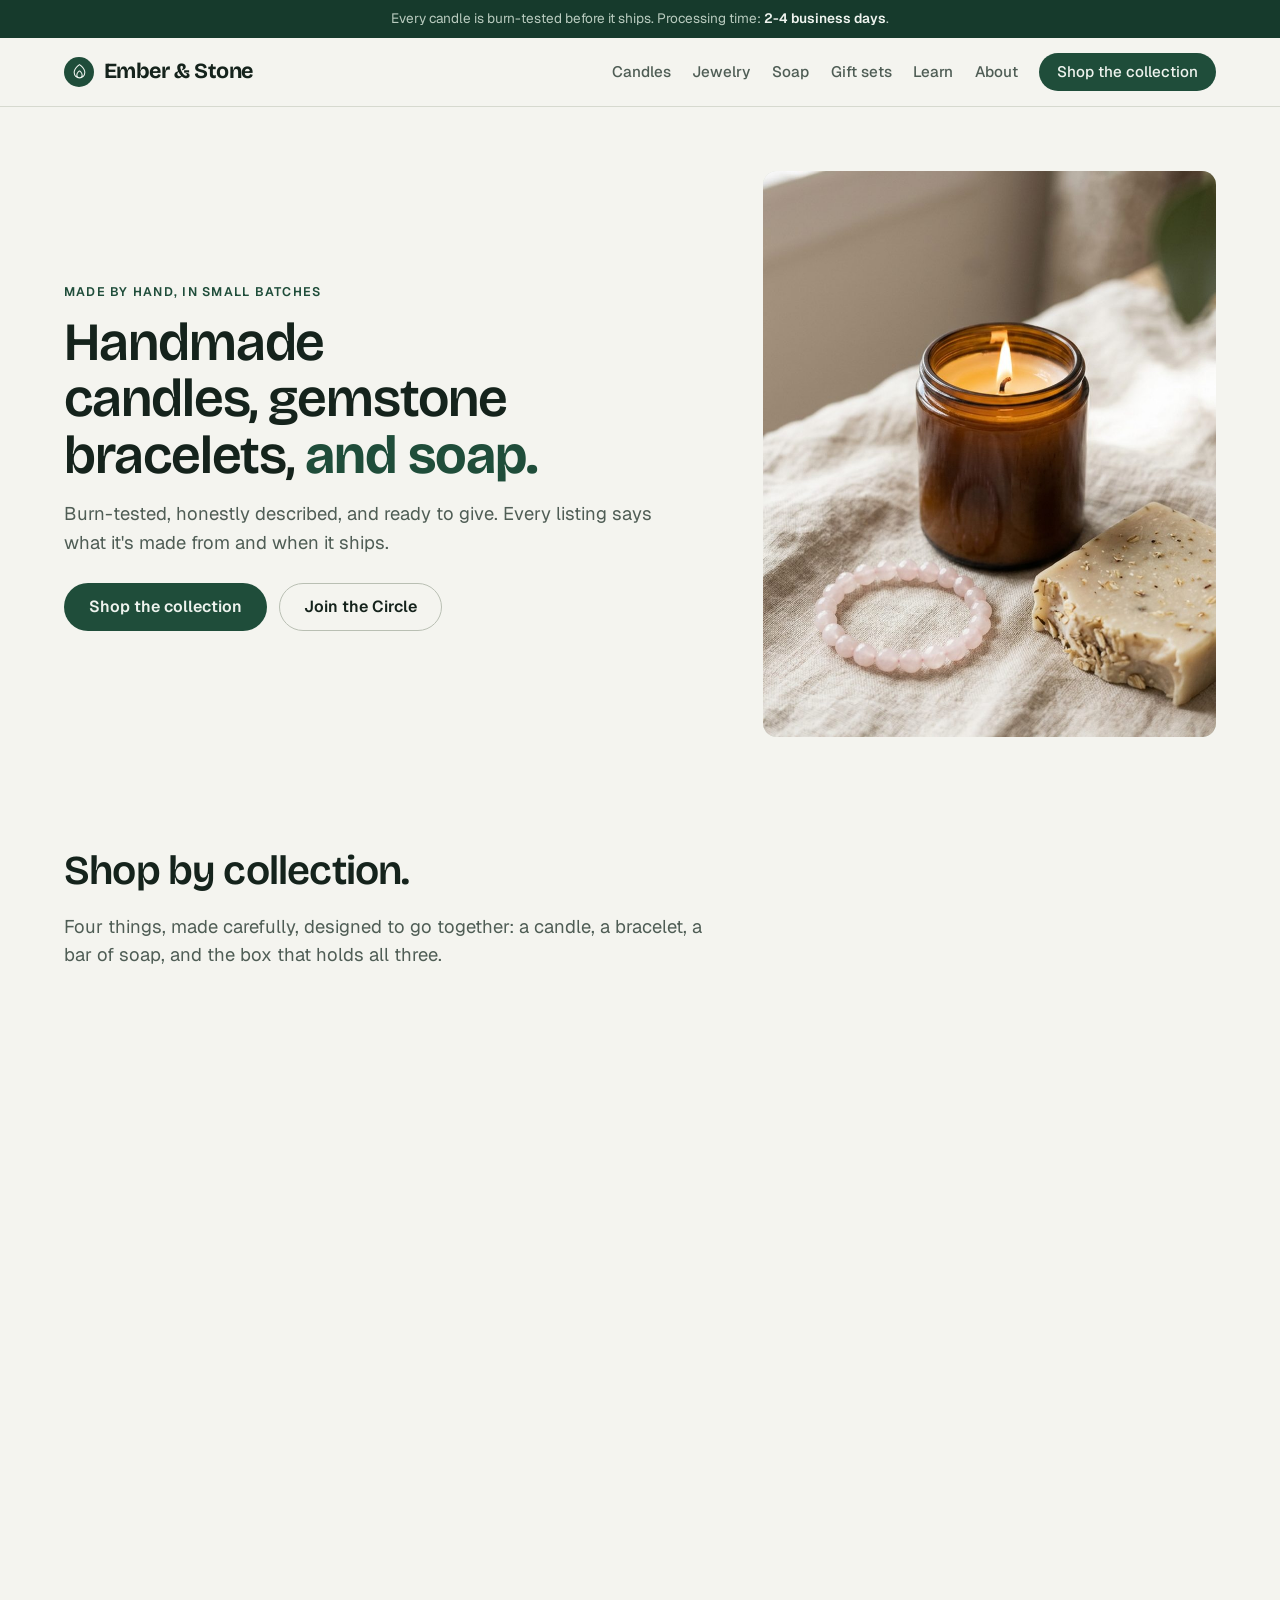
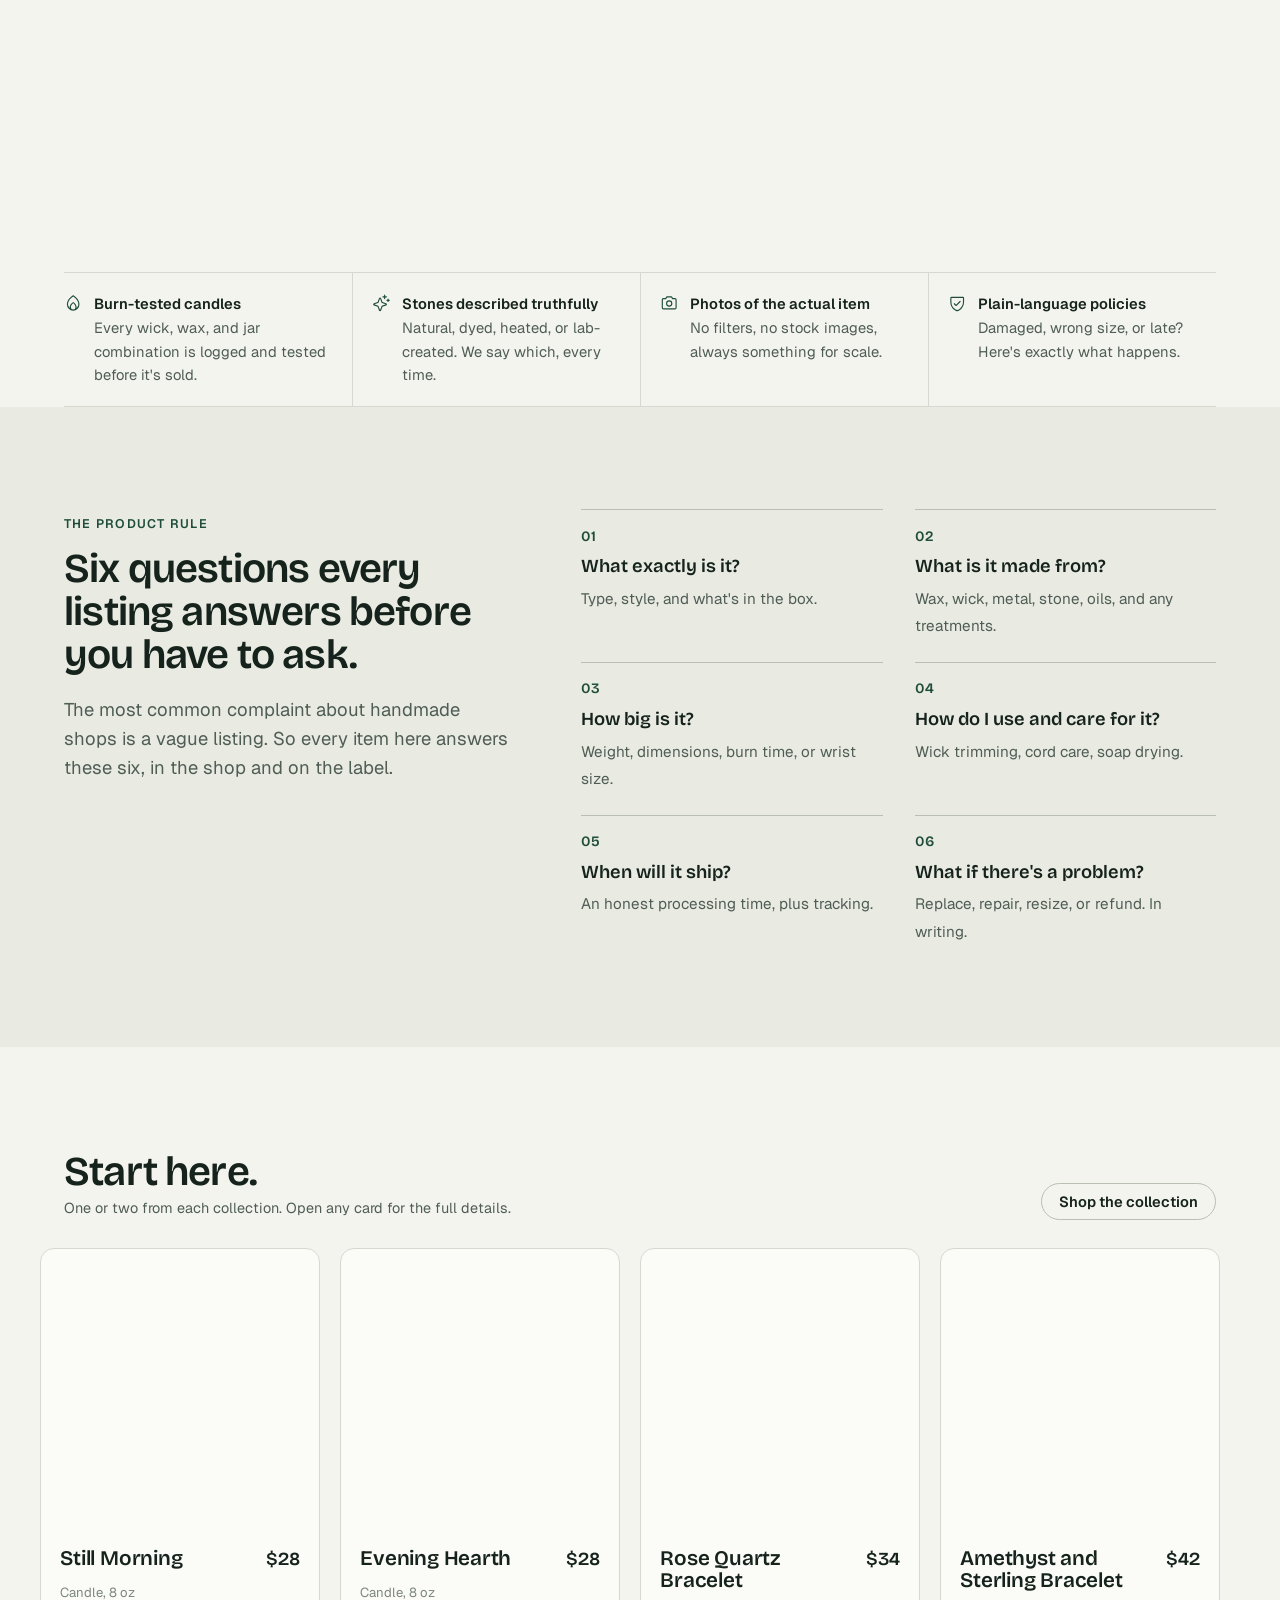
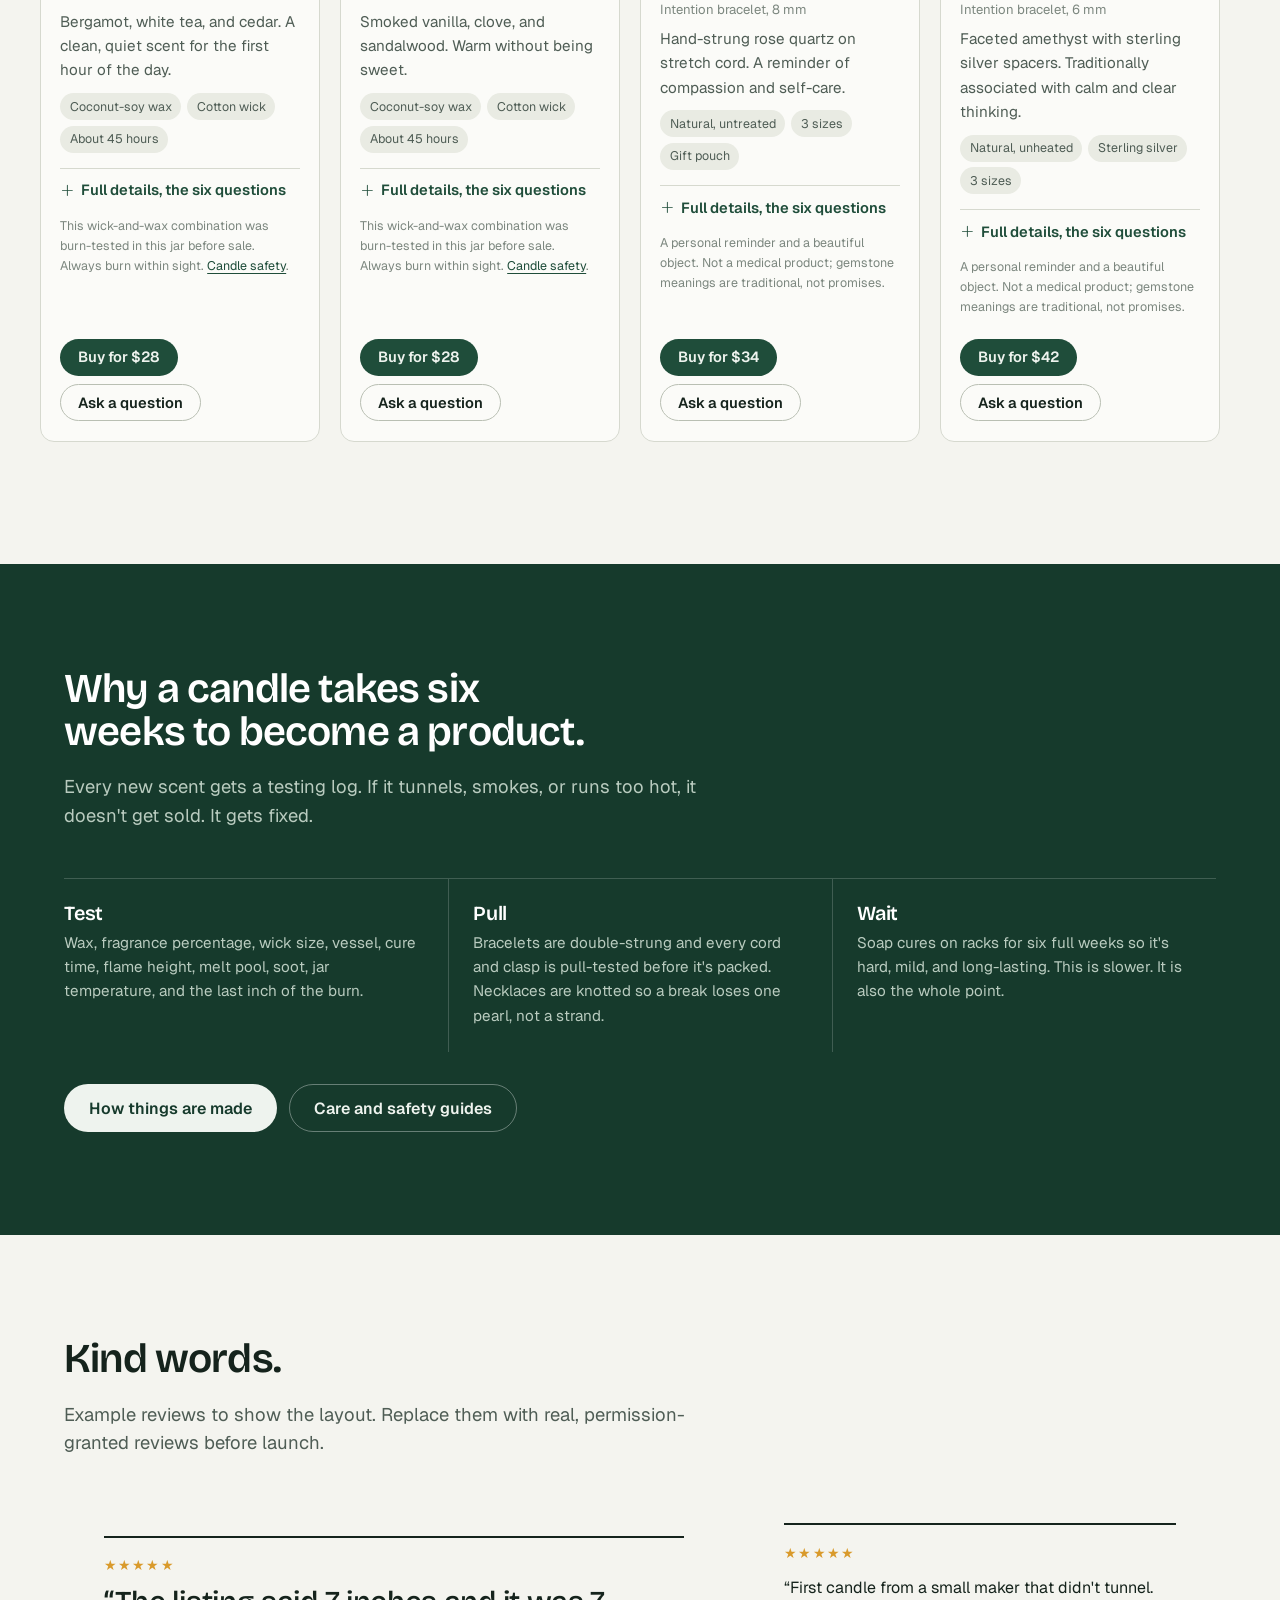
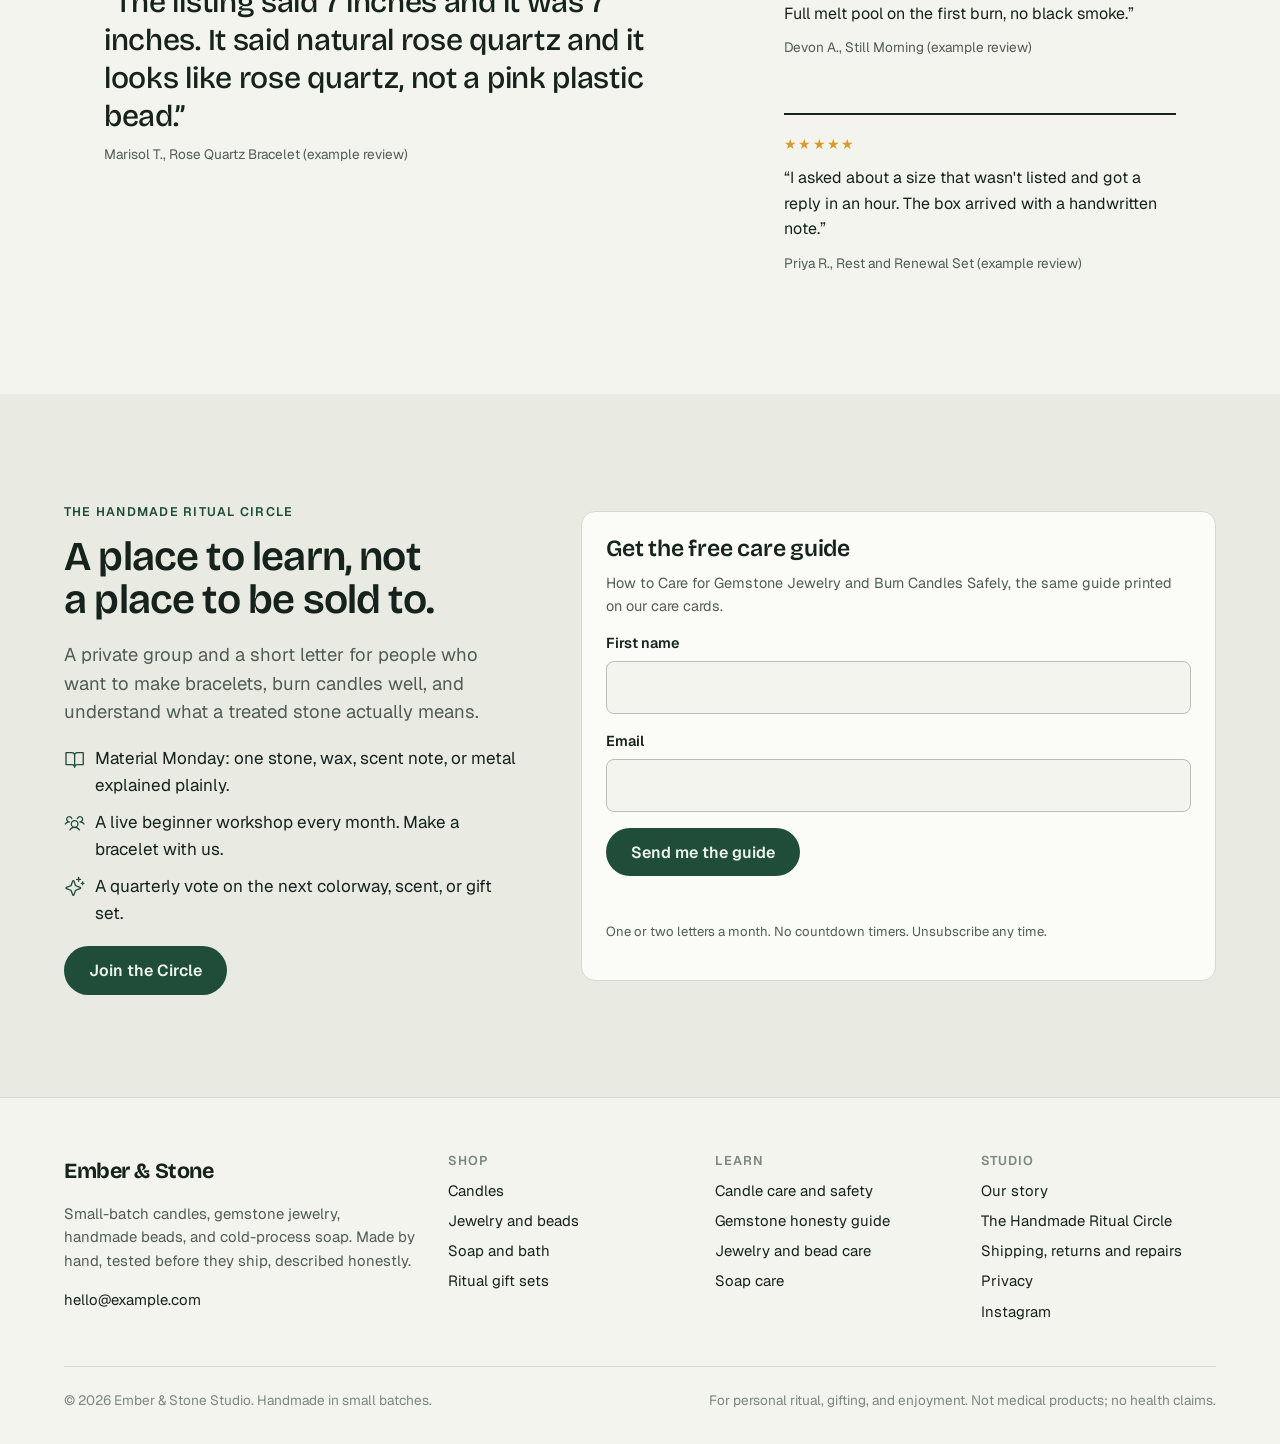
<file: handmade-ritual/index.html>
<!DOCTYPE html>
<html lang="en">
<head>
  <meta charset="UTF-8" />
  <meta name="viewport" content="width=device-width, initial-scale=1.0" />
  <title>Ember &amp; Stone | Handmade candles, gemstone jewelry and soap</title>
  <meta name="description" content="Burn-tested small-batch candles, honestly described gemstone bracelets, handmade beads, and cold-process soap. Every listing answers what it is, what it&#x27;s made from, and when it ships." />
  <meta property="og:title" content="Ember &amp; Stone | Handmade candles, gemstone jewelry and soap" />
  <meta property="og:description" content="Burn-tested small-batch candles, honestly described gemstone bracelets, handmade beads, and cold-process soap. Every listing answers what it is, what it&#x27;s made from, and when it ships." />
  <meta property="og:type" content="website" />
  <!-- LAUNCH TODO: once the domain exists, add absolute og:image / og:url / canonical (see README). -->
  <meta name="theme-color" content="#1f4d3a" />
  <link rel="icon" href="data:image/svg+xml,%3Csvg xmlns='http://www.w3.org/2000/svg' viewBox='0 0 100 100'%3E%3Ccircle cx='50' cy='50' r='46' fill='%231f4d3a'/%3E%3Cpath d='M50 22c-9 12-15 20-15 30a15 15 0 0 0 30 0c0-10-6-18-15-30z' fill='%23eef3ee'/%3E%3C/svg%3E" />
  <link rel="preconnect" href="https://fonts.googleapis.com" />
  <link rel="preconnect" href="https://fonts.gstatic.com" crossorigin />
  <link href="https://fonts.googleapis.com/css2?family=Bricolage+Grotesque:opsz,wght@12..96,500;12..96,600;12..96,700&family=Geist:wght@400;500;600&display=swap" rel="stylesheet" media="print" onload="this.media='all'" />
  <noscript><link href="https://fonts.googleapis.com/css2?family=Bricolage+Grotesque:opsz,wght@12..96,500;12..96,600;12..96,700&family=Geist:wght@400;500;600&display=swap" rel="stylesheet" /></noscript>
  <link rel="stylesheet" href="styles.css" />
</head>
<body>
<a class="skip" href="#main">Skip to content</a>
<svg xmlns="http://www.w3.org/2000/svg" style="display:none" aria-hidden="true"><symbol id="ph-book-open" viewBox="0 0 256 256"><path d="M232,48H160a40,40,0,0,0-32,16A40,40,0,0,0,96,48H24a8,8,0,0,0-8,8V200a8,8,0,0,0,8,8H96a24,24,0,0,1,24,24,8,8,0,0,0,16,0,24,24,0,0,1,24-24h72a8,8,0,0,0,8-8V56A8,8,0,0,0,232,48ZM96,192H32V64H96a24,24,0,0,1,24,24V200A39.81,39.81,0,0,0,96,192Zm128,0H160a39.81,39.81,0,0,0-24,8V88a24,24,0,0,1,24-24h64Z"/></symbol><symbol id="ph-camera" viewBox="0 0 256 256"><path d="M208,56H180.28L166.65,35.56A8,8,0,0,0,160,32H96a8,8,0,0,0-6.65,3.56L75.71,56H48A24,24,0,0,0,24,80V192a24,24,0,0,0,24,24H208a24,24,0,0,0,24-24V80A24,24,0,0,0,208,56Zm8,136a8,8,0,0,1-8,8H48a8,8,0,0,1-8-8V80a8,8,0,0,1,8-8H80a8,8,0,0,0,6.66-3.56L100.28,48h55.43l13.63,20.44A8,8,0,0,0,176,72h32a8,8,0,0,1,8,8ZM128,88a44,44,0,1,0,44,44A44.05,44.05,0,0,0,128,88Zm0,72a28,28,0,1,1,28-28A28,28,0,0,1,128,160Z"/></symbol><symbol id="ph-chat-circle" viewBox="0 0 256 256"><path d="M128,24A104,104,0,0,0,36.18,176.88L24.83,210.93a16,16,0,0,0,20.24,20.24l34.05-11.35A104,104,0,1,0,128,24Zm0,192a87.87,87.87,0,0,1-44.06-11.81,8,8,0,0,0-6.54-.67L40,216,52.47,178.6a8,8,0,0,0-.66-6.54A88,88,0,1,1,128,216Z"/></symbol><symbol id="ph-drop" viewBox="0 0 256 256"><path d="M174,47.75a254.19,254.19,0,0,0-41.45-38.3,8,8,0,0,0-9.18,0A254.19,254.19,0,0,0,82,47.75C54.51,79.32,40,112.6,40,144a88,88,0,0,0,176,0C216,112.6,201.49,79.32,174,47.75ZM128,216a72.08,72.08,0,0,1-72-72c0-57.23,55.47-105,72-118,16.53,13,72,60.75,72,118A72.08,72.08,0,0,1,128,216Zm55.89-62.66a57.6,57.6,0,0,1-46.56,46.55A8.75,8.75,0,0,1,136,200a8,8,0,0,1-1.32-15.89c16.57-2.79,30.63-16.85,33.44-33.45a8,8,0,0,1,15.78,2.68Z"/></symbol><symbol id="ph-flame" viewBox="0 0 256 256"><path d="M173.79,51.48a221.25,221.25,0,0,0-41.67-34.34,8,8,0,0,0-8.24,0A221.25,221.25,0,0,0,82.21,51.48C54.59,80.48,40,112.47,40,144a88,88,0,0,0,176,0C216,112.47,201.41,80.48,173.79,51.48ZM96,184c0-27.67,22.53-47.28,32-54.3,9.48,7,32,26.63,32,54.3a32,32,0,0,1-64,0Zm77.27,15.93A47.8,47.8,0,0,0,176,184c0-44-42.09-69.79-43.88-70.86a8,8,0,0,0-8.24,0C122.09,114.21,80,140,80,184a47.8,47.8,0,0,0,2.73,15.93A71.88,71.88,0,0,1,56,144c0-34.41,20.4-63.15,37.52-81.19A216.21,216.21,0,0,1,128,33.54a215.77,215.77,0,0,1,34.48,29.27C193.49,95.5,200,125,200,144A71.88,71.88,0,0,1,173.27,199.93Z"/></symbol><symbol id="ph-hand-heart" viewBox="0 0 256 256"><path d="M230.33,141.06a24.34,24.34,0,0,0-18.61-4.77C230.5,117.33,240,98.48,240,80c0-26.47-21.29-48-47.46-48A47.58,47.58,0,0,0,156,48.75,47.58,47.58,0,0,0,119.46,32C93.29,32,72,53.53,72,80c0,11,3.24,21.69,10.06,33a31.87,31.87,0,0,0-14.75,8.4L44.69,144H16A16,16,0,0,0,0,160v40a16,16,0,0,0,16,16H120a7.93,7.93,0,0,0,1.94-.24l64-16a6.94,6.94,0,0,0,1.19-.4L226,182.82l.44-.2a24.6,24.6,0,0,0,3.93-41.56ZM119.46,48A31.15,31.15,0,0,1,148.6,67a8,8,0,0,0,14.8,0,31.15,31.15,0,0,1,29.14-19C209.59,48,224,62.65,224,80c0,19.51-15.79,41.58-45.66,63.9l-11.09,2.55A28,28,0,0,0,140,112H100.68C92.05,100.36,88,90.12,88,80,88,62.65,102.41,48,119.46,48ZM16,160H40v40H16Zm203.43,8.21-38,16.18L119,200H56V155.31l22.63-22.62A15.86,15.86,0,0,1,89.94,128H140a12,12,0,0,1,0,24H112a8,8,0,0,0,0,16h32a8.32,8.32,0,0,0,1.79-.2l67-15.41.31-.08a8.6,8.6,0,0,1,6.3,15.9Z"/></symbol><symbol id="ph-plus" viewBox="0 0 256 256"><path d="M224,128a8,8,0,0,1-8,8H136v80a8,8,0,0,1-16,0V136H40a8,8,0,0,1,0-16h80V40a8,8,0,0,1,16,0v80h80A8,8,0,0,1,224,128Z"/></symbol><symbol id="ph-shield-check" viewBox="0 0 256 256"><path d="M208,40H48A16,16,0,0,0,32,56v56c0,52.72,25.52,84.67,46.93,102.19,23.06,18.86,46,25.26,47,25.53a8,8,0,0,0,4.2,0c1-.27,23.91-6.67,47-25.53C198.48,196.67,224,164.72,224,112V56A16,16,0,0,0,208,40Zm0,72c0,37.07-13.66,67.16-40.6,89.42A129.3,129.3,0,0,1,128,223.62a128.25,128.25,0,0,1-38.92-21.81C61.82,179.51,48,149.3,48,112l0-56,160,0ZM82.34,141.66a8,8,0,0,1,11.32-11.32L112,148.69l50.34-50.35a8,8,0,0,1,11.32,11.32l-56,56a8,8,0,0,1-11.32,0Z"/></symbol><symbol id="ph-sparkle" viewBox="0 0 256 256"><path d="M197.58,129.06,146,110l-19-51.62a15.92,15.92,0,0,0-29.88,0L78,110l-51.62,19a15.92,15.92,0,0,0,0,29.88L78,178l19,51.62a15.92,15.92,0,0,0,29.88,0L146,178l51.62-19a15.92,15.92,0,0,0,0-29.88ZM137,164.22a8,8,0,0,0-4.74,4.74L112,223.85,91.78,169A8,8,0,0,0,87,164.22L32.15,144,87,123.78A8,8,0,0,0,91.78,119L112,64.15,132.22,119a8,8,0,0,0,4.74,4.74L191.85,144ZM144,40a8,8,0,0,1,8-8h16V16a8,8,0,0,1,16,0V32h16a8,8,0,0,1,0,16H184V64a8,8,0,0,1-16,0V48H152A8,8,0,0,1,144,40ZM248,88a8,8,0,0,1-8,8h-8v8a8,8,0,0,1-16,0V96h-8a8,8,0,0,1,0-16h8V72a8,8,0,0,1,16,0v8h8A8,8,0,0,1,248,88Z"/></symbol><symbol id="ph-users-three" viewBox="0 0 256 256"><path d="M244.8,150.4a8,8,0,0,1-11.2-1.6A51.6,51.6,0,0,0,192,128a8,8,0,0,1-7.37-4.89,8,8,0,0,1,0-6.22A8,8,0,0,1,192,112a24,24,0,1,0-23.24-30,8,8,0,1,1-15.5-4A40,40,0,1,1,219,117.51a67.94,67.94,0,0,1,27.43,21.68A8,8,0,0,1,244.8,150.4ZM190.92,212a8,8,0,1,1-13.84,8,57,57,0,0,0-98.16,0,8,8,0,1,1-13.84-8,72.06,72.06,0,0,1,33.74-29.92,48,48,0,1,1,58.36,0A72.06,72.06,0,0,1,190.92,212ZM128,176a32,32,0,1,0-32-32A32,32,0,0,0,128,176ZM72,120a8,8,0,0,0-8-8A24,24,0,1,1,87.24,82a8,8,0,1,0,15.5-4A40,40,0,1,0,37,117.51,67.94,67.94,0,0,0,9.6,139.19a8,8,0,1,0,12.8,9.61A51.6,51.6,0,0,1,64,128,8,8,0,0,0,72,120Z"/></symbol><symbol id="ph-warning" viewBox="0 0 256 256"><path d="M236.8,188.09,149.35,36.22h0a24.76,24.76,0,0,0-42.7,0L19.2,188.09a23.51,23.51,0,0,0,0,23.72A24.35,24.35,0,0,0,40.55,224h174.9a24.35,24.35,0,0,0,21.33-12.19A23.51,23.51,0,0,0,236.8,188.09ZM222.93,203.8a8.5,8.5,0,0,1-7.48,4.2H40.55a8.5,8.5,0,0,1-7.48-4.2,7.59,7.59,0,0,1,0-7.72L120.52,44.21a8.75,8.75,0,0,1,15,0l87.45,151.87A7.59,7.59,0,0,1,222.93,203.8ZM120,144V104a8,8,0,0,1,16,0v40a8,8,0,0,1-16,0Zm20,36a12,12,0,1,1-12-12A12,12,0,0,1,140,180Z"/></symbol></svg>
<div class="announce">Every candle is burn-tested before it ships. Processing time: <strong data-processing>2-4 business days</strong>.</div>
<header class="site-header">
  <div class="wrap nav">
    <a class="brand" href="index.html" aria-label="Ember and Stone Studio home">
      <span class="brand-mark"><span class="ph" aria-hidden="true"><svg><use href="#ph-flame"/></svg></span></span>
      Ember &amp; Stone
    </a>
    <button class="nav-toggle" aria-expanded="false" aria-controls="nav-links"><span class="ph" aria-hidden="true"><svg><use href="#ph-list"/></svg></span> Menu</button>
    <ul class="nav-links" id="nav-links">
      <li><a href="shop.html#candles" data-page="shop">Candles</a></li><li><a href="shop.html#jewelry" data-page="shop">Jewelry</a></li><li><a href="shop.html#soap" data-page="shop">Soap</a></li><li><a href="shop.html#sets" data-page="shop">Gift sets</a></li><li><a href="learn.html" data-page="learn">Learn</a></li><li><a href="about.html" data-page="about">About</a></li>
      <li><a class="btn btn-primary btn-sm" data-shop-link href="#">Shop the collection</a></li>
    </ul>
  </div>
</header>
<main id="main">

<section class="hero">
  <div class="wrap hero-grid">
    <div>
      <span class="eyebrow">Made by hand, in small batches</span>
      <h1>Handmade candles, gemstone bracelets, <strong>and soap.</strong></h1>
      <p class="lede">Burn-tested, honestly described, and ready to give. Every listing says what it's made from and when it ships.</p>
      <div class="btn-row">
        <a class="btn btn-primary" href="shop.html">Shop the collection</a>
        <a class="btn btn-ghost" href="community.html">Join the Circle</a>
      </div>
    </div>
    <figure class=""><div class="photo has-img tone-2"><img src="img/hero.jpg" alt="A lit amber-glass candle, a rose quartz bracelet, and a bar of oat soap on linen in daylight" loading="lazy" width="900" height="1125" /></div></figure>
  </div>
</section>


<section class="section" style="padding-top:clamp(2rem,4vw,3rem)">
  <div class="wrap">
    <div class="section-head">
      <h2>Shop by collection.</h2>
      <p class="lede">Four things, made carefully, designed to go together: a candle, a bracelet, a bar of soap, and the box that holds all three.</p>
    </div>
    <div class="bento">
      <a class="tile big" href="shop.html#candles" data-reveal><div class="photo has-img"><img src="img/grounding.jpg" alt="A lit candle in an amber jar with an even melt pool" loading="lazy" width="900" height="900" /></div><div class="body"><h3>Candles</h3><span>4 scents, 8 oz jars and 4 oz tins</span></div></a>
      <a class="tile tall" href="shop.html#jewelry" data-reveal><div class="photo has-img"><img src="img/rose-quartz-bracelet.jpg" alt="A rose quartz bead bracelet on a wrist" loading="lazy" width="900" height="900" /></div><div class="body"><h3>Jewelry and beads</h3><span>6 pieces, 3 sizes</span></div></a>
      <a class="tile wide" href="shop.html#soap" data-reveal><div class="photo has-img"><img src="img/oat-honey-soap.jpg" alt="A bar of oat and honey soap on linen" loading="lazy" width="900" height="900" /></div><div class="body"><h3>Soap and bath</h3><span>3 bars, cured 6 weeks</span></div></a>
      <a class="tile wide" href="shop.html#sets" data-reveal><div class="photo has-img"><img src="img/fresh-start-set.jpg" alt="An open kraft gift box holding a candle, a bracelet, a bar of soap, and a card" loading="lazy" width="900" height="900" /></div><div class="body"><h3>Ritual gift sets</h3><span>3 boxes, ready to give</span></div></a>
    </div>
  </div>
</section>

<section class="wrap">
  <div class="trust">
    <div><span class="ph" aria-hidden="true"><svg><use href="#ph-flame"/></svg></span><div><strong>Burn-tested candles</strong><span>Every wick, wax, and jar combination is logged and tested before it's sold.</span></div></div>
    <div><span class="ph" aria-hidden="true"><svg><use href="#ph-sparkle"/></svg></span><div><strong>Stones described truthfully</strong><span>Natural, dyed, heated, or lab-created. We say which, every time.</span></div></div>
    <div><span class="ph" aria-hidden="true"><svg><use href="#ph-camera"/></svg></span><div><strong>Photos of the actual item</strong><span>No filters, no stock images, always something for scale.</span></div></div>
    <div><span class="ph" aria-hidden="true"><svg><use href="#ph-shield-check"/></svg></span><div><strong>Plain-language policies</strong><span>Damaged, wrong size, or late? Here's exactly what happens.</span></div></div>
  </div>
</section>

<section class="section alt">
  <div class="wrap six-wrap">
    <div>
      <span class="eyebrow">The product rule</span>
      <h2>Six questions every listing answers before you have to ask.</h2>
      <p class="lede">The most common complaint about handmade shops is a vague listing. So every item here answers these six, in the shop and on the label.</p>
    </div>
    <ol class="six">
      <li><strong>What exactly is it?</strong><span>Type, style, and what's in the box.</span></li>
      <li><strong>What is it made from?</strong><span>Wax, wick, metal, stone, oils, and any treatments.</span></li>
      <li><strong>How big is it?</strong><span>Weight, dimensions, burn time, or wrist size.</span></li>
      <li><strong>How do I use and care for it?</strong><span>Wick trimming, cord care, soap drying.</span></li>
      <li><strong>When will it ship?</strong><span>An honest processing time, plus tracking.</span></li>
      <li><strong>What if there's a problem?</strong><span>Replace, repair, resize, or refund. In writing.</span></li>
    </ol>
  </div>
</section>

<section class="section">
  <div class="wrap">
    <div class="rail-head">
      <div><h2>Start here.</h2><p class="muted small" style="margin:.3rem 0 0">One or two from each collection. Open any card for the full details.</p></div>
      <a class="btn btn-ghost btn-sm" href="shop.html">Shop the collection</a>
    </div>
    <div class="rail">
      
<article class="product" data-collection="candles">
  <figure class=""><div class="photo has-img"><img src="img/still-morning.jpg" alt="Still Morning, the Still Morning candle, lit, on a plain surface with a hand or mug for scale" loading="lazy" width="900" height="900" /></div></figure>
  <div class="body">
    <div class="top"><h3>Still Morning</h3><span class="price tnum">$28</span></div>
    <span class="tag">Candle, 8 oz</span>
    <p class="summary">Bergamot, white tea, and cedar. A clean, quiet scent for the first hour of the day.</p>
    <ul class="meta"><li>Coconut-soy wax</li><li>Cotton wick</li><li>About 45 hours</li></ul>
    <details>
      <summary><span class="ph" aria-hidden="true"><svg><use href="#ph-plus"/></svg></span> Full details, the six questions</summary>
      <ul class="qa">
        <li><b>What it is</b><span>Hand-poured container candle in an amber glass jar with a lid.</span></li>
        <li><b>Made from</b><span>Coconut-soy wax blend, cotton wick, phthalate-free fragrance oil (bergamot, white tea, cedar).</span></li>
        <li><b>Size</b><span>8 oz net weight. Jar is 3.2 in tall and 2.9 in wide. About 45 hours of burn time.</span></li>
        <li><b>Use and care</b><span>Trim the wick to a quarter inch before each burn. Burn 2 to 4 hours at a time until the melt pool reaches the edge. Stop at half an inch of wax.</span></li>
        <li><b>Ships</b><span>Ships in <span data-processing>2-4 business days</span> with tracking. Gift sets ship in a padded box.</span></li>
        <li><b>If there's a problem</b><span>Arrived damaged or not as described? Message us within 14 days and we replace, repair, or refund. Wrong bracelet size? We resize free.</span></li>
      </ul>
    </details>
    <p class="disclaimer">This wick-and-wax combination was burn-tested in this jar before sale. Always burn within sight. <a href='learn.html#candle-care'>Candle safety</a>.</p>
    <div class="actions">
      <a class="btn btn-primary btn-sm" data-shop-link="still-morning" href="#">Buy for $28</a>
      <a class="btn btn-ghost btn-sm" data-contact-link="Question about Still Morning" href="#">Ask a question</a>
    </div>
  </div>
</article>
<article class="product" data-collection="candles">
  <figure class=""><div class="photo has-img tone-2"><img src="img/evening-hearth.jpg" alt="Evening Hearth, the Evening Hearth candle, unlit, label readable" loading="lazy" width="900" height="900" /></div></figure>
  <div class="body">
    <div class="top"><h3>Evening Hearth</h3><span class="price tnum">$28</span></div>
    <span class="tag">Candle, 8 oz</span>
    <p class="summary">Smoked vanilla, clove, and sandalwood. Warm without being sweet.</p>
    <ul class="meta"><li>Coconut-soy wax</li><li>Cotton wick</li><li>About 45 hours</li></ul>
    <details>
      <summary><span class="ph" aria-hidden="true"><svg><use href="#ph-plus"/></svg></span> Full details, the six questions</summary>
      <ul class="qa">
        <li><b>What it is</b><span>Hand-poured container candle in an amber glass jar with a lid.</span></li>
        <li><b>Made from</b><span>Coconut-soy wax blend, cotton wick, phthalate-free fragrance oil (smoked vanilla, clove, sandalwood).</span></li>
        <li><b>Size</b><span>8 oz net weight. Jar is 3.2 in tall and 2.9 in wide. About 45 hours of burn time.</span></li>
        <li><b>Use and care</b><span>Trim the wick to a quarter inch before each burn. Burn 2 to 4 hours at a time. Stop at half an inch of wax.</span></li>
        <li><b>Ships</b><span>Ships in <span data-processing>2-4 business days</span> with tracking. Gift sets ship in a padded box.</span></li>
        <li><b>If there's a problem</b><span>Arrived damaged or not as described? Message us within 14 days and we replace, repair, or refund. Wrong bracelet size? We resize free.</span></li>
      </ul>
    </details>
    <p class="disclaimer">This wick-and-wax combination was burn-tested in this jar before sale. Always burn within sight. <a href='learn.html#candle-care'>Candle safety</a>.</p>
    <div class="actions">
      <a class="btn btn-primary btn-sm" data-shop-link="evening-hearth" href="#">Buy for $28</a>
      <a class="btn btn-ghost btn-sm" data-contact-link="Question about Evening Hearth" href="#">Ask a question</a>
    </div>
  </div>
</article>
<article class="product" data-collection="jewelry">
  <figure class=""><div class="photo has-img tone-3"><img src="img/rose-quartz-bracelet.jpg" alt="Rose Quartz Bracelet, the rose quartz bracelet on a wrist, in daylight, no filter" loading="lazy" width="900" height="900" /></div></figure>
  <div class="body">
    <div class="top"><h3>Rose Quartz Bracelet</h3><span class="price tnum">$34</span></div>
    <span class="tag">Intention bracelet, 8 mm</span>
    <p class="summary">Hand-strung rose quartz on stretch cord. A reminder of compassion and self-care.</p>
    <ul class="meta"><li>Natural, untreated</li><li>3 sizes</li><li>Gift pouch</li></ul>
    <details>
      <summary><span class="ph" aria-hidden="true"><svg><use href="#ph-plus"/></svg></span> Full details, the six questions</summary>
      <ul class="qa">
        <li><b>What it is</b><span>Stretch bracelet of 8 mm round rose quartz beads with one brass accent bead. Includes an intention card, a care card, and a cotton pouch.</span></li>
        <li><b>Made from</b><span>Natural rose quartz, not dyed, heated, or coated. Brass accent bead. Double-strung 1 mm elastic cord.</span></li>
        <li><b>Size</b><span>Choose 6.5, 7, or 7.5 in. Need another size? Message us before ordering. Natural variation in shade is expected.</span></li>
        <li><b>Use and care</b><span>Roll it on and off over your hand; do not pull. Remove for swimming, showering, and sleeping. Wipe with a soft dry cloth.</span></li>
        <li><b>Ships</b><span>Ships in <span data-processing>2-4 business days</span> with tracking. Gift sets ship in a padded box.</span></li>
        <li><b>If there's a problem</b><span>Arrived damaged or not as described? Message us within 14 days and we replace, repair, or refund. Wrong bracelet size? We resize free.</span></li>
      </ul>
    </details>
    <p class="disclaimer">A personal reminder and a beautiful object. Not a medical product; gemstone meanings are traditional, not promises.</p>
    <div class="actions">
      <a class="btn btn-primary btn-sm" data-shop-link="rose-quartz-bracelet" href="#">Buy for $34</a>
      <a class="btn btn-ghost btn-sm" data-contact-link="Question about Rose Quartz Bracelet" href="#">Ask a question</a>
    </div>
  </div>
</article>
<article class="product" data-collection="jewelry">
  <figure class=""><div class="photo has-img tone-2"><img src="img/amethyst-bracelet.jpg" alt="Amethyst and Sterling Bracelet, the amethyst bracelet flat on linen, close enough to see the facets" loading="lazy" width="900" height="900" /></div></figure>
  <div class="body">
    <div class="top"><h3>Amethyst and Sterling Bracelet</h3><span class="price tnum">$42</span></div>
    <span class="tag">Intention bracelet, 6 mm</span>
    <p class="summary">Faceted amethyst with sterling silver spacers. Traditionally associated with calm and clear thinking.</p>
    <ul class="meta"><li>Natural, unheated</li><li>Sterling silver</li><li>3 sizes</li></ul>
    <details>
      <summary><span class="ph" aria-hidden="true"><svg><use href="#ph-plus"/></svg></span> Full details, the six questions</summary>
      <ul class="qa">
        <li><b>What it is</b><span>Stretch bracelet of 6 mm faceted amethyst with three sterling silver spacer beads. Includes an intention card, a care card, and a cotton pouch.</span></li>
        <li><b>Made from</b><span>Natural amethyst, unheated and undyed. .925 sterling silver spacers. Double-strung 0.8 mm elastic cord.</span></li>
        <li><b>Size</b><span>Choose 6.5, 7, or 7.5 in. Color ranges from lilac to deep violet; faceted beads catch light.</span></li>
        <li><b>Use and care</b><span>Roll on and off; do not pull. Sterling tarnishes with time; polish with a silver cloth. Keep away from perfume and pools.</span></li>
        <li><b>Ships</b><span>Ships in <span data-processing>2-4 business days</span> with tracking. Gift sets ship in a padded box.</span></li>
        <li><b>If there's a problem</b><span>Arrived damaged or not as described? Message us within 14 days and we replace, repair, or refund. Wrong bracelet size? We resize free.</span></li>
      </ul>
    </details>
    <p class="disclaimer">A personal reminder and a beautiful object. Not a medical product; gemstone meanings are traditional, not promises.</p>
    <div class="actions">
      <a class="btn btn-primary btn-sm" data-shop-link="amethyst-bracelet" href="#">Buy for $42</a>
      <a class="btn btn-ghost btn-sm" data-contact-link="Question about Amethyst and Sterling Bracelet" href="#">Ask a question</a>
    </div>
  </div>
</article>
<article class="product" data-collection="soap">
  <figure class=""><div class="photo has-img tone-3"><img src="img/oat-honey-soap.jpg" alt="Oat and Honey Bar, the bar unwrapped, and the wrapper with the ingredient list readable" loading="lazy" width="900" height="900" /></div></figure>
  <div class="body">
    <div class="top"><h3>Oat and Honey Bar</h3><span class="price tnum">$9</span></div>
    <span class="tag">Cold-process soap, 4.5 oz</span>
    <p class="summary">Unscented, gentle, and creamy. Ground oats for a soft polish, local honey for lather.</p>
    <ul class="meta"><li>Unscented</li><li>Cured 6 weeks</li><li>Palm-free</li></ul>
    <details>
      <summary><span class="ph" aria-hidden="true"><svg><use href="#ph-plus"/></svg></span> Full details, the six questions</summary>
      <ul class="qa">
        <li><b>What it is</b><span>A hand-cut bar of cold-process soap, cured for six weeks before it is wrapped.</span></li>
        <li><b>Made from</b><span>Olive oil, coconut oil, shea butter, castor oil, water, sodium hydroxide (none remains after saponification), colloidal oats, honey.</span></li>
        <li><b>Size</b><span>About 4.5 oz. Bars are hand-cut, so weight varies slightly.</span></li>
        <li><b>Use and care</b><span>Keep it on a draining soap dish and let it dry between uses. It will last far longer.</span></li>
        <li><b>Ships</b><span>Ships in <span data-processing>2-4 business days</span> with tracking. Gift sets ship in a padded box.</span></li>
        <li><b>If there's a problem</b><span>Arrived damaged or not as described? Message us within 14 days and we replace, repair, or refund. Wrong bracelet size? We resize free.</span></li>
      </ul>
    </details>
    <p class="disclaimer">Full ingredient list on the wrapper. Stop using it if irritation occurs. Not tested on animals.</p>
    <div class="actions">
      <a class="btn btn-primary btn-sm" data-shop-link="oat-honey-soap" href="#">Buy for $9</a>
      <a class="btn btn-ghost btn-sm" data-contact-link="Question about Oat and Honey Bar" href="#">Ask a question</a>
    </div>
  </div>
</article>
<article class="product" data-collection="sets">
  <figure class=""><div class="photo has-img tone-2"><img src="img/rest-set.jpg" alt="Rest and Renewal Set, the open gift box with every item visible, plus the closed box with ribbon" loading="lazy" width="900" height="900" /></div></figure>
  <div class="body">
    <div class="top"><h3>Rest and Renewal Set</h3><span class="price tnum">$52</span></div>
    <span class="tag">Ritual gift set</span>
    <p class="summary">Rest and Renewal tin, Amethyst bracelet, an intention card, a care card, and a pouch. Ready to give.</p>
    <ul class="meta"><li>Saves $6</li><li>Gift-ready</li><li>Optional note</li></ul>
    <details>
      <summary><span class="ph" aria-hidden="true"><svg><use href="#ph-plus"/></svg></span> Full details, the six questions</summary>
      <ul class="qa">
        <li><b>What it is</b><span>A boxed set: one Rest and Renewal 4 oz candle tin, one Amethyst and Sterling bracelet, an intention card, a care card, and a cotton pouch, in a kraft gift box with a sage ribbon.</span></li>
        <li><b>Made from</b><span>See the individual listings for full materials. Box is recycled kraft; ribbon is cotton.</span></li>
        <li><b>Size</b><span>Box measures 7 by 5 by 3 in. Choose bracelet size at checkout.</span></li>
        <li><b>Use and care</b><span>Candle and bracelet care cards are included in the box.</span></li>
        <li><b>Ships</b><span>Ships in <span data-processing>2-4 business days</span> with tracking. Gift sets ship in a padded box.</span></li>
        <li><b>If there's a problem</b><span>Arrived damaged or not as described? Message us within 14 days and we replace, repair, or refund. Wrong bracelet size? We resize free.</span></li>
      </ul>
    </details>
    <p class="disclaimer">A personal reminder and a beautiful object. Not a medical product; gemstone meanings are traditional, not promises.</p>
    <div class="actions">
      <a class="btn btn-primary btn-sm" data-shop-link="rest-set" href="#">Buy for $52</a>
      <a class="btn btn-ghost btn-sm" data-contact-link="Question about Rest and Renewal Set" href="#">Ask a question</a>
    </div>
  </div>
</article>
    </div>
  </div>
</section>

<section class="section block">
  <div class="wrap">
    <div class="section-head">
      <h2>Why a candle takes six weeks to become a product.</h2>
      <p class="lede">Every new scent gets a testing log. If it tunnels, smokes, or runs too hot, it doesn't get sold. It gets fixed.</p>
    </div>
    <div class="steps">
      <div data-reveal><h3>Test</h3><p>Wax, fragrance percentage, wick size, vessel, cure time, flame height, melt pool, soot, jar temperature, and the last inch of the burn.</p></div>
      <div data-reveal><h3>Pull</h3><p>Bracelets are double-strung and every cord and clasp is pull-tested before it's packed. Necklaces are knotted so a break loses one pearl, not a strand.</p></div>
      <div data-reveal><h3>Wait</h3><p>Soap cures on racks for six full weeks so it's hard, mild, and long-lasting. This is slower. It is also the whole point.</p></div>
    </div>
    <div class="btn-row on-forest" style="margin-top:2rem">
      <a class="btn btn-primary" href="about.html">How things are made</a>
      <a class="btn btn-ghost" href="learn.html">Care and safety guides</a>
    </div>
  </div>
</section>

<section class="section">
  <div class="wrap">
    <div class="section-head">
      <h2>Kind words.</h2>
      <p class="lede">Example reviews to show the layout. Replace them with real, permission-granted reviews before launch.</p>
    </div>
    <div class="quotes">
      <blockquote class="quote lead" data-reveal>
        <div class="stars" aria-label="5 out of 5 stars">★★★★★</div>
        <p>“The listing said 7 inches and it was 7 inches. It said natural rose quartz and it looks like rose quartz, not a pink plastic bead.”</p>
        <footer>Marisol T., Rose Quartz Bracelet (example review)</footer>
      </blockquote>
      <div class="side">
        <blockquote class="quote" data-reveal>
          <div class="stars" aria-label="5 out of 5 stars">★★★★★</div>
          <p>“First candle from a small maker that didn't tunnel. Full melt pool on the first burn, no black smoke.”</p>
          <footer>Devon A., Still Morning (example review)</footer>
        </blockquote>
        <blockquote class="quote" data-reveal>
          <div class="stars" aria-label="5 out of 5 stars">★★★★★</div>
          <p>“I asked about a size that wasn't listed and got a reply in an hour. The box arrived with a handwritten note.”</p>
          <footer>Priya R., Rest and Renewal Set (example review)</footer>
        </blockquote>
      </div>
    </div>
  </div>
</section>

<section class="section alt">
  <div class="wrap block-grid">
    <div>
      <span class="eyebrow">The Handmade Ritual Circle</span>
      <h2>A place to learn, not a place to be sold to.</h2>
      <p class="lede">A private group and a short letter for people who want to make bracelets, burn candles well, and understand what a treated stone actually means.</p>
      <ul class="check">
        <li><span class="ph" aria-hidden="true"><svg><use href="#ph-book-open"/></svg></span><span>Material Monday: one stone, wax, scent note, or metal explained plainly.</span></li>
        <li><span class="ph" aria-hidden="true"><svg><use href="#ph-users-three"/></svg></span><span>A live beginner workshop every month. Make a bracelet with us.</span></li>
        <li><span class="ph" aria-hidden="true"><svg><use href="#ph-sparkle"/></svg></span><span>A quarterly vote on the next colorway, scent, or gift set.</span></li>
      </ul>
      <a class="btn btn-primary" href="community.html">Join the Circle</a>
    </div>
    <div class="form">
      <h3 style="margin-top:0">Get the free care guide</h3>
      <p class="muted small">How to Care for Gemstone Jewelry and Burn Candles Safely, the same guide printed on our care cards.</p>
      <form data-email-form novalidate data-success-text="You're in. The care guide is on its way; check your inbox and the promotions tab.">
        <div class="field"><label for="h-name">First name</label><input id="h-name" name="FIRSTNAME" type="text" autocomplete="given-name" /></div>
        <div class="field"><label for="h-email">Email</label><input id="h-email" name="EMAIL" type="email" autocomplete="email" inputmode="email" /></div>
        <button class="btn btn-primary" type="submit">Send me the guide</button>
        <p class="form-msg" role="alert" aria-live="polite"></p>
        <p class="fine">One or two letters a month. No countdown timers. Unsubscribe any time.</p>
      </form>
    </div>
  </div>
</section>
</main>
<footer class="site-footer">
  <div class="wrap">
    <div class="footer-grid">
      <div>
        <a class="brand" href="index.html">Ember &amp; Stone</a>
        <p style="margin-top:.8rem">Small-batch candles, gemstone jewelry, handmade beads, and cold-process soap. Made by hand, tested before they ship, described honestly.</p>
        <p><a data-contact-link="Hello from your website" href="#"><span data-contact-email>hello@example.com</span></a></p>
      </div>
      <div>
        <h2>Shop</h2>
        <ul>
          <li><a href="shop.html#candles">Candles</a></li>
          <li><a href="shop.html#jewelry">Jewelry and beads</a></li>
          <li><a href="shop.html#soap">Soap and bath</a></li>
          <li><a href="shop.html#sets">Ritual gift sets</a></li>
        </ul>
      </div>
      <div>
        <h2>Learn</h2>
        <ul>
          <li><a href="learn.html#candle-care">Candle care and safety</a></li>
          <li><a href="learn.html#gemstones">Gemstone honesty guide</a></li>
          <li><a href="learn.html#jewelry-care">Jewelry and bead care</a></li>
          <li><a href="learn.html#soap-care">Soap care</a></li>
        </ul>
      </div>
      <div>
        <h2>Studio</h2>
        <ul>
          <li><a href="about.html">Our story</a></li>
          <li><a href="community.html">The Handmade Ritual Circle</a></li>
          <li><a href="policies.html">Shipping, returns and repairs</a></li>
          <li><a href="policies.html#privacy">Privacy</a></li>
          <li><a data-social-link href="#">Instagram</a></li>
        </ul>
      </div>
    </div>
    <div class="footer-bottom">
      <span>&copy; <span data-year>2026</span> Ember &amp; Stone Studio. Handmade in small batches.</span>
      <span>For personal ritual, gifting, and enjoyment. Not medical products; no health claims.</span>
    </div>
  </div>
</footer>
<script src="site.js"></script>
</body>
</html>
</file>
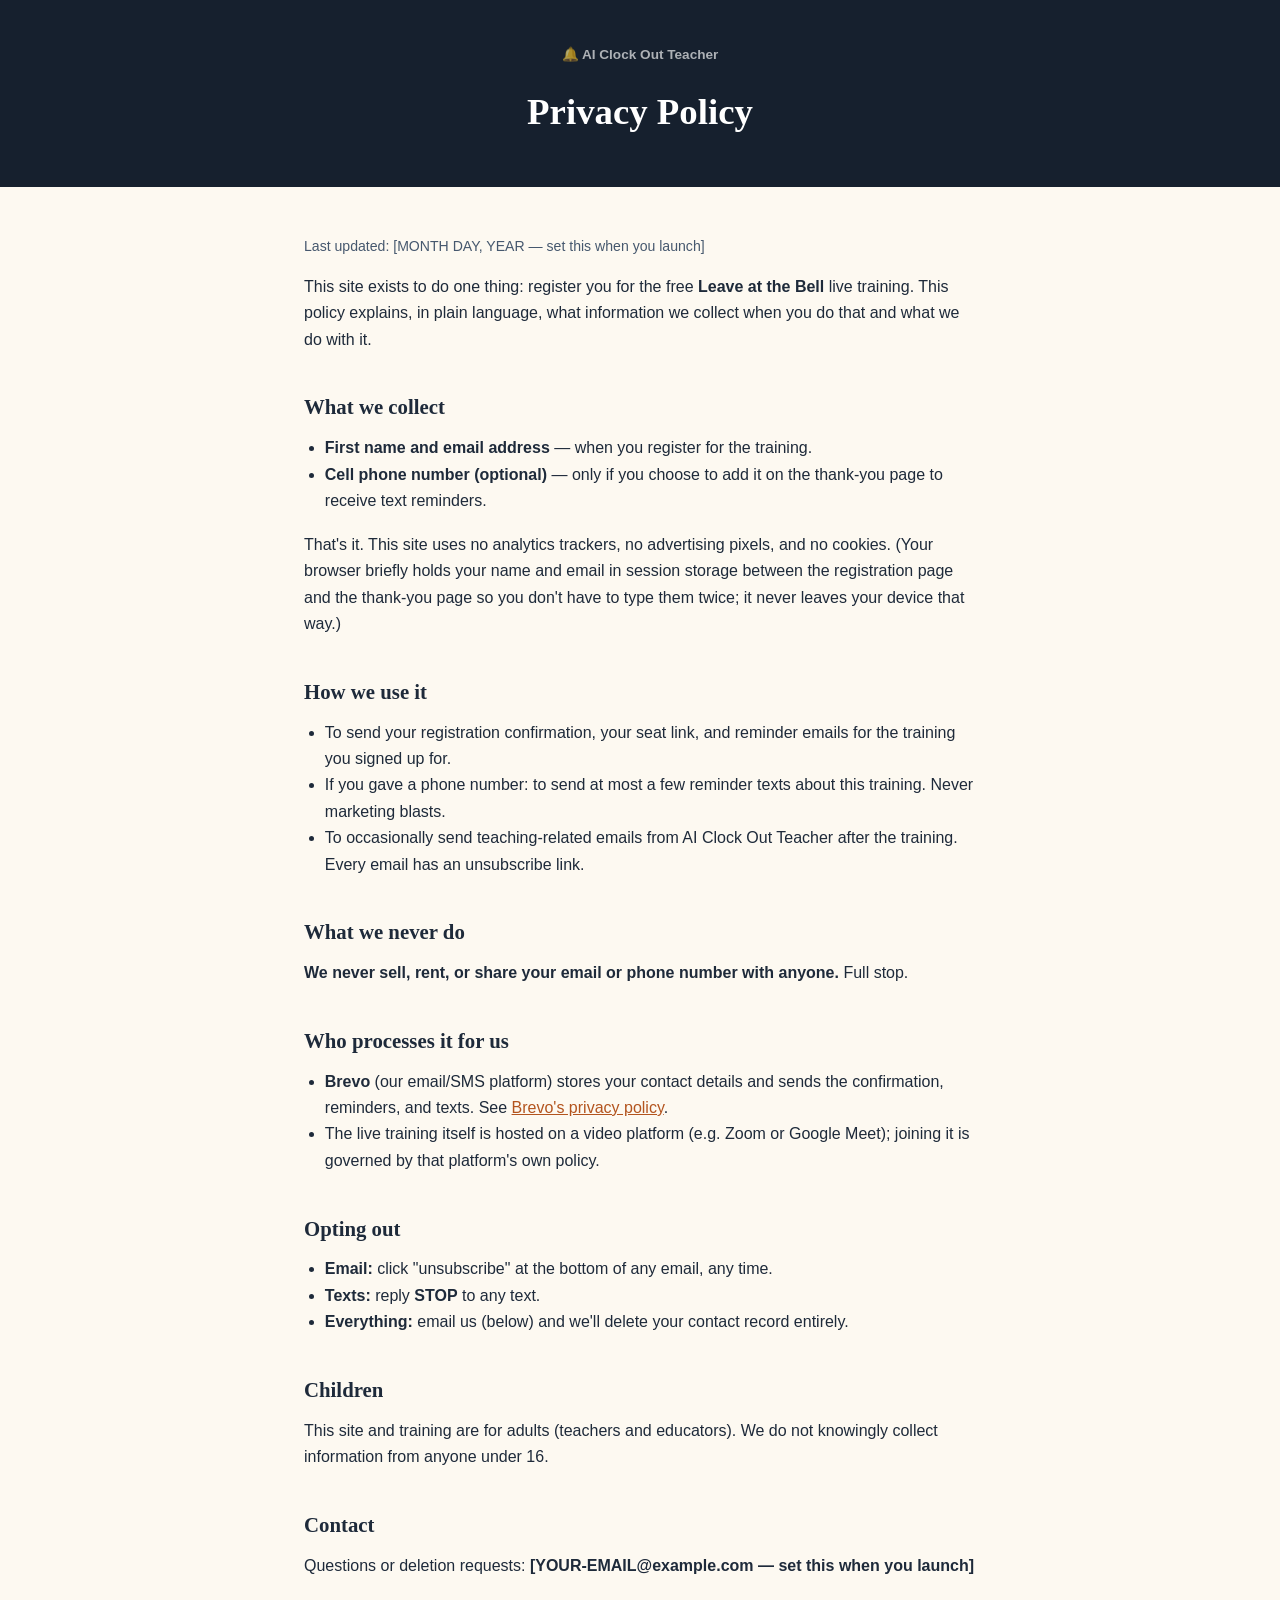
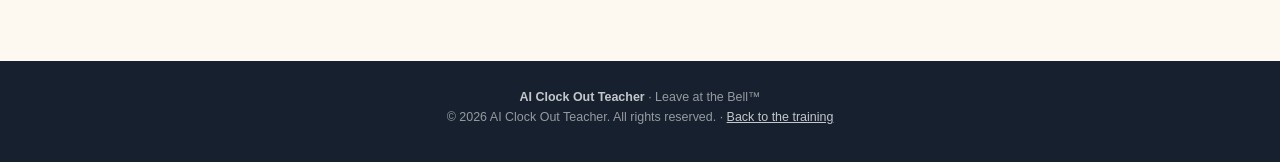
<file: privacy.html>
<!DOCTYPE html>
<html lang="en">
<head>
  <meta charset="UTF-8" />
  <meta name="viewport" content="width=device-width, initial-scale=1.0" />
  <title>Privacy Policy — AI Clock Out Teacher</title>
  <meta name="robots" content="noindex" />
  <meta name="description" content="Privacy policy for the AI Clock Out Teacher / Leave at the Bell training." />
  <meta name="theme-color" content="#16202e" />
  <link rel="icon" href="data:image/svg+xml,%3Csvg xmlns='http://www.w3.org/2000/svg' viewBox='0 0 100 100'%3E%3Ctext y='.9em' font-size='90'%3E%F0%9F%94%94%3C/text%3E%3C/svg%3E" />
  <!--
    ⚠️ TEMPLATE — this is a plain-language starting point, not legal advice.
    Before running paid ads, read it once end-to-end, fill in the two
    [BRACKETED] placeholders below, and ideally have someone qualified review it.
  -->
  <style>
    :root {
      --ink: #1e2a3a; --ink-soft: #46586e; --paper: #fdf9f1;
      --gold: #e8a33d; --bell: #b3541e; --night: #16202e; --radius: 14px;
      --font-display: Georgia, "Times New Roman", serif;
      --font-body: -apple-system, BlinkMacSystemFont, "Segoe UI", sans-serif;
    }
    * { margin: 0; padding: 0; box-sizing: border-box; }
    body { font-family: var(--font-body); color: var(--ink); background: var(--paper); line-height: 1.65; }
    .wrap { max-width: 720px; margin: 0 auto; padding: 0 24px; }
    .top { background: var(--night); color: #fff; padding: 44px 0; text-align: center; }
    .top .brandmark { font-size: 0.85rem; font-weight: 600; color: rgba(255,255,255,0.65); margin-bottom: 16px; }
    .top h1 { font-family: var(--font-display); font-size: clamp(1.7rem, 4vw, 2.3rem); }
    main { padding: 48px 0 64px; }
    main p, main ul { margin-bottom: 1.1em; color: var(--ink); }
    main ul { padding-left: 1.3em; }
    main h2 { font-family: var(--font-display); font-size: 1.3rem; margin: 1.8em 0 0.5em; }
    main .updated { color: var(--ink-soft); font-size: 0.88rem; }
    a { color: var(--bell); }
    footer { background: var(--night); color: rgba(255,255,255,0.55); padding: 26px 0 34px; font-size: 0.78rem; text-align: center; }
    footer b { color: rgba(255,255,255,0.75); }
    footer a { color: rgba(255,255,255,0.75); }
  </style>
</head>
<body>
  <div class="top">
    <div class="wrap">
      <p class="brandmark">🔔 AI Clock Out Teacher</p>
      <h1>Privacy Policy</h1>
    </div>
  </div>

  <main>
    <div class="wrap">
      <p class="updated">Last updated: [MONTH DAY, YEAR — set this when you launch]</p>

      <p>This site exists to do one thing: register you for the free <b>Leave at the Bell</b> live training. This policy explains, in plain language, what information we collect when you do that and what we do with it.</p>

      <h2>What we collect</h2>
      <ul>
        <li><b>First name and email address</b> — when you register for the training.</li>
        <li><b>Cell phone number (optional)</b> — only if you choose to add it on the thank-you page to receive text reminders.</li>
      </ul>
      <p>That's it. This site uses no analytics trackers, no advertising pixels, and no cookies. (Your browser briefly holds your name and email in session storage between the registration page and the thank-you page so you don't have to type them twice; it never leaves your device that way.)</p>

      <h2>How we use it</h2>
      <ul>
        <li>To send your registration confirmation, your seat link, and reminder emails for the training you signed up for.</li>
        <li>If you gave a phone number: to send at most a few reminder texts about this training. Never marketing blasts.</li>
        <li>To occasionally send teaching-related emails from AI Clock Out Teacher after the training. Every email has an unsubscribe link.</li>
      </ul>

      <h2>What we never do</h2>
      <p><b>We never sell, rent, or share your email or phone number with anyone.</b> Full stop.</p>

      <h2>Who processes it for us</h2>
      <ul>
        <li><b>Brevo</b> (our email/SMS platform) stores your contact details and sends the confirmation, reminders, and texts. See <a href="https://www.brevo.com/legal/privacypolicy/" target="_blank" rel="noopener">Brevo's privacy policy</a>.</li>
        <li>The live training itself is hosted on a video platform (e.g. Zoom or Google Meet); joining it is governed by that platform's own policy.</li>
      </ul>

      <h2>Opting out</h2>
      <ul>
        <li><b>Email:</b> click "unsubscribe" at the bottom of any email, any time.</li>
        <li><b>Texts:</b> reply <b>STOP</b> to any text.</li>
        <li><b>Everything:</b> email us (below) and we'll delete your contact record entirely.</li>
      </ul>

      <h2>Children</h2>
      <p>This site and training are for adults (teachers and educators). We do not knowingly collect information from anyone under 16.</p>

      <h2>Contact</h2>
      <p>Questions or deletion requests: <b>[YOUR-EMAIL@example.com — set this when you launch]</b></p>
    </div>
  </main>

  <footer>
    <div class="wrap">
      <p><b>AI Clock Out Teacher</b> · Leave at the Bell™</p>
      <p>© <span id="year"></span> AI Clock Out Teacher. All rights reserved. · <a href="index.html">Back to the training</a></p>
    </div>
  </footer>
  <script>document.getElementById("year").textContent = new Date().getFullYear();</script>
</body>
</html>
</file>
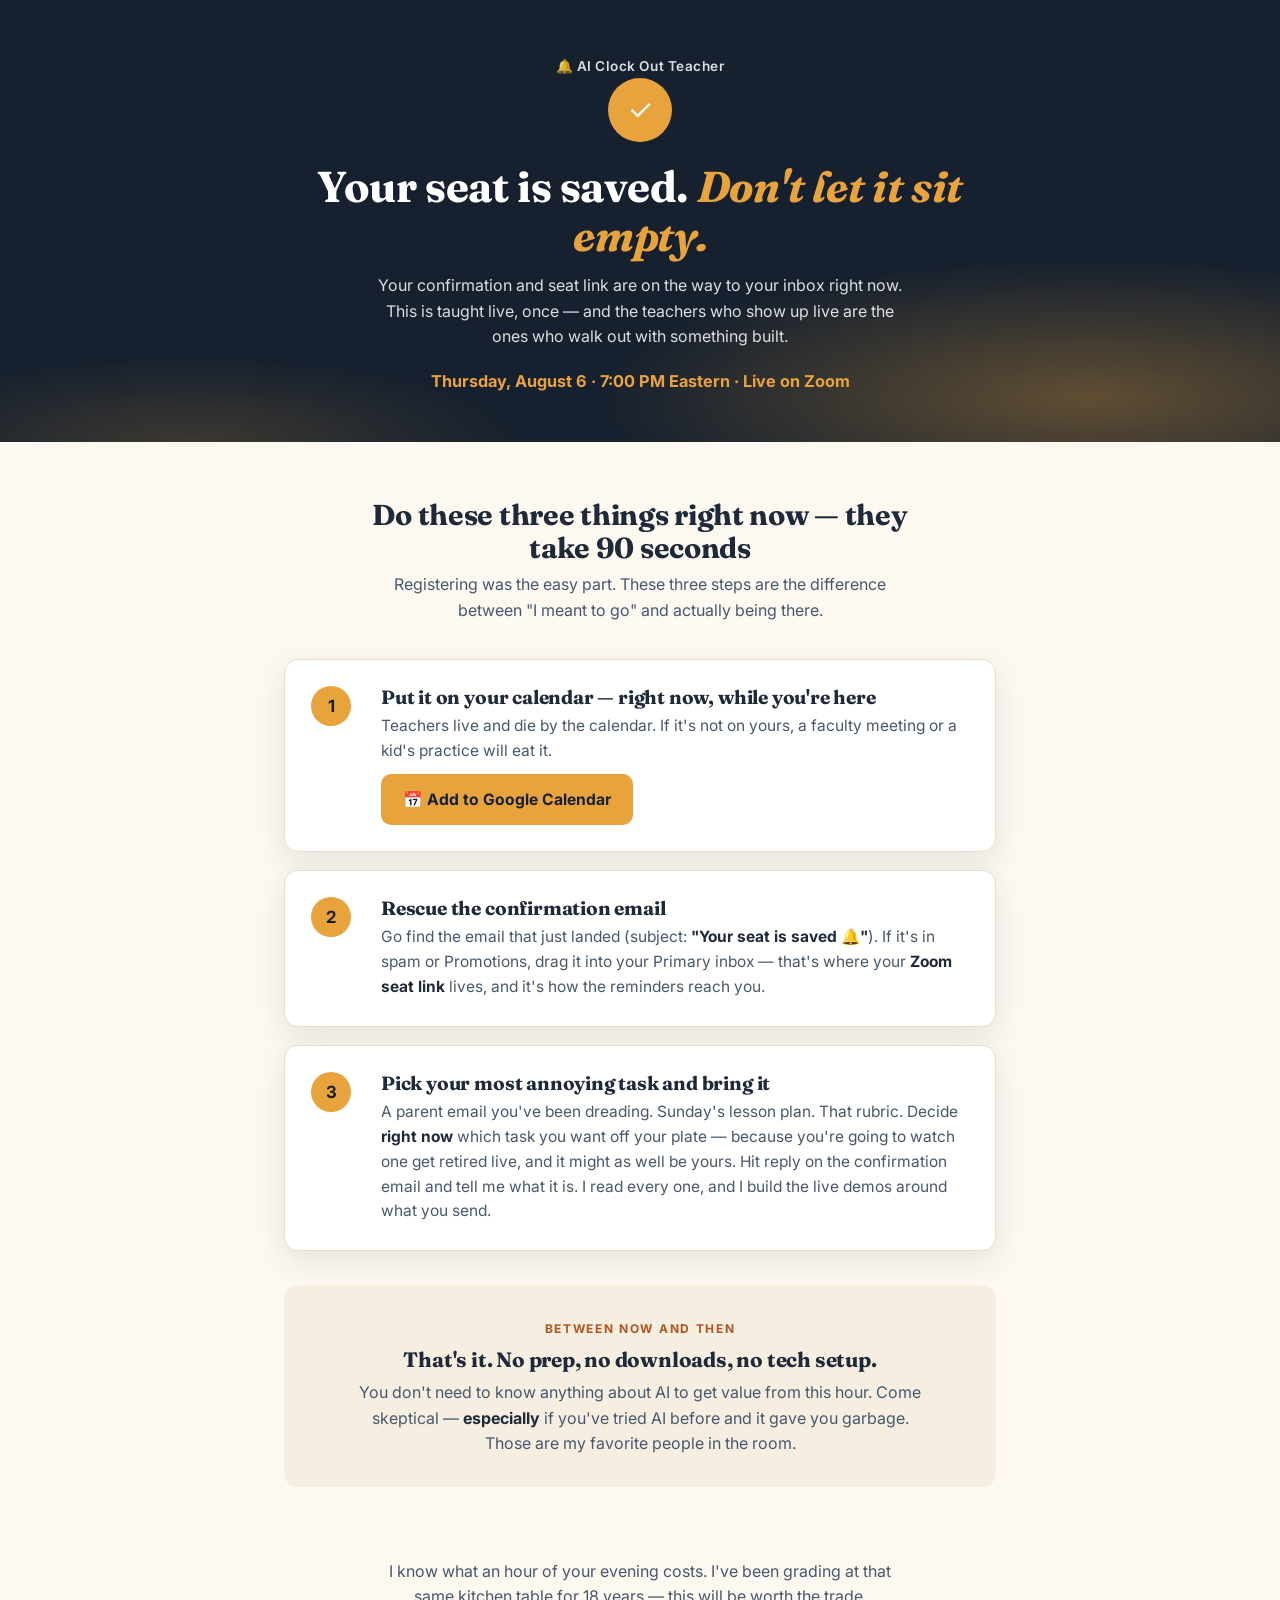
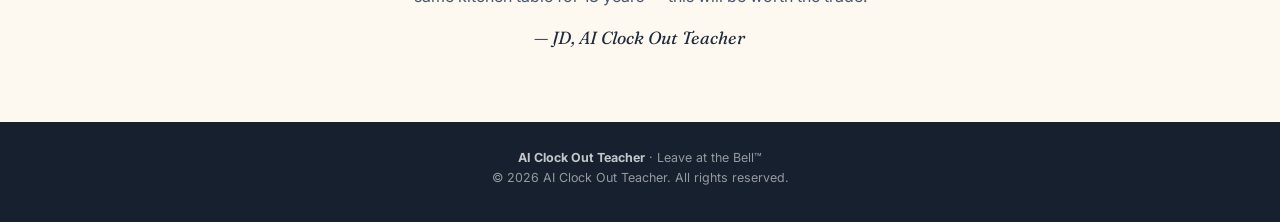
<file: thanks.html>
<!DOCTYPE html>
<html lang="en">
<head>
  <meta charset="UTF-8" />
  <meta name="viewport" content="width=device-width, initial-scale=1.0" />
  <title>You're In — Leave at the Bell Free Training</title>
  <meta name="robots" content="noindex" />
  <meta name="description" content="Your seat is saved. Three quick steps to make sure you actually make it to the live training." />
  <meta name="theme-color" content="#16202e" />
  <link rel="icon" href="data:image/svg+xml,%3Csvg xmlns='http://www.w3.org/2000/svg' viewBox='0 0 100 100'%3E%3Ctext y='.9em' font-size='90'%3E%F0%9F%94%94%3C/text%3E%3C/svg%3E" />
  <link rel="preconnect" href="https://fonts.googleapis.com" />
  <link rel="preconnect" href="https://fonts.gstatic.com" crossorigin />
  <!-- Fonts load async so a slow font CDN can never block the page from rendering. -->
  <link href="https://fonts.googleapis.com/css2?family=Fraunces:opsz,wght@9..144,500;9..144,600;9..144,700&family=Inter:wght@400;500;600;700&display=swap" rel="stylesheet" media="print" onload="this.media='all'" />
  <noscript><link href="https://fonts.googleapis.com/css2?family=Fraunces:opsz,wght@9..144,500;9..144,600;9..144,700&family=Inter:wght@400;500;600;700&display=swap" rel="stylesheet" /></noscript>
  <style>
    :root {
      --ink: #1e2a3a;
      --ink-soft: #46586e;
      --paper: #fdf9f1;
      --paper-deep: #f6efe1;
      --gold: #e8a33d;
      --gold-deep: #c97f16;
      --bell: #b3541e;
      --night: #16202e;
      --ok: #2e7d4f;
      --radius: 14px;
      --shadow: 0 10px 30px rgba(30, 42, 58, 0.10);
      --font-display: "Fraunces", Georgia, "Times New Roman", serif;
      --font-body: "Inter", -apple-system, BlinkMacSystemFont, "Segoe UI", sans-serif;
    }
    * { margin: 0; padding: 0; box-sizing: border-box; }
    body {
      font-family: var(--font-body);
      color: var(--ink);
      background: var(--paper);
      line-height: 1.6;
      -webkit-font-smoothing: antialiased;
    }
    .wrap { max-width: 760px; margin: 0 auto; padding: 0 24px; }
    h1, h2, h3 { font-family: var(--font-display); line-height: 1.15; letter-spacing: -0.01em; }

    .top {
      background: var(--night);
      color: #fff;
      text-align: center;
      padding: 56px 0 48px;
      background-image:
        radial-gradient(ellipse 55% 45% at 85% 90%, rgba(232, 163, 61, 0.35) 0%, transparent 70%),
        radial-gradient(ellipse 40% 30% at 15% 100%, rgba(232, 163, 61, 0.18) 0%, transparent 65%);
    }
    .brandmark { font-size: 0.85rem; font-weight: 600; letter-spacing: 0.04em; color: rgba(255,255,255,0.65); margin-bottom: 28px; }
    .check {
      width: 64px; height: 64px; margin: 0 auto 20px;
      border-radius: 50%;
      background: var(--gold);
      display: flex; align-items: center; justify-content: center;
      font-size: 1.8rem;
    }
    .top h1 { font-size: clamp(1.9rem, 5vw, 2.7rem); margin-bottom: 12px; }
    .top h1 em { font-style: italic; color: var(--gold); }
    .top p { color: rgba(255,255,255,0.85); max-width: 34em; margin: 0 auto; }
    .top .when { margin-top: 18px; font-weight: 700; color: var(--gold); font-size: 1.02rem; }

    .steps { padding: 56px 0 24px; }
    .steps-intro { text-align: center; max-width: 34em; margin: 0 auto 36px; }
    .steps-intro h2 { font-size: clamp(1.4rem, 3.5vw, 1.8rem); margin-bottom: 8px; }
    .steps-intro p { color: var(--ink-soft); }
    .step {
      display: grid;
      grid-template-columns: 52px minmax(0, 1fr);
      gap: 18px;
      background: #fff;
      border: 1px solid #eadfc9;
      border-radius: var(--radius);
      box-shadow: var(--shadow);
      padding: 26px 26px;
      margin-bottom: 18px;
    }
    .step .num {
      width: 40px; height: 40px;
      border-radius: 50%;
      background: var(--gold);
      color: var(--night);
      font-weight: 700;
      display: flex; align-items: center; justify-content: center;
      font-size: 1.05rem;
    }
    .step h3 { font-size: 1.2rem; margin-bottom: 6px; }
    .step p { color: var(--ink-soft); font-size: 0.97rem; margin-bottom: 10px; }
    .step p:last-child { margin-bottom: 0; }
    .step b { color: var(--ink); }
    .btn {
      display: inline-block;
      padding: 13px 22px;
      font-size: 0.98rem;
      font-weight: 700;
      font-family: var(--font-body);
      color: var(--night);
      background: var(--gold);
      border: none;
      border-radius: 10px;
      cursor: pointer;
      text-decoration: none;
      transition: background 0.15s ease, transform 0.15s ease;
    }
    .btn:hover { background: var(--gold-deep); }
    .btn:active { transform: scale(0.985); }
    .btn:focus-visible, a:focus-visible {
      outline: 3px solid var(--bell);
      outline-offset: 2px;
    }

    .homework {
      background: var(--paper-deep);
      border-radius: var(--radius);
      padding: 30px 28px;
      margin: 34px 0 0;
      text-align: center;
    }
    .homework .eyebrow {
      display: inline-block;
      font-size: 0.75rem; font-weight: 700;
      letter-spacing: 0.14em; text-transform: uppercase;
      color: var(--bell);
      margin-bottom: 10px;
    }
    .homework h3 { font-size: 1.3rem; margin-bottom: 8px; }
    .homework p { color: var(--ink-soft); max-width: 36em; margin: 0 auto; }
    .homework p b { color: var(--ink); }

    .signoff { padding: 48px 0 64px; text-align: center; }
    .signoff p { max-width: 34em; margin: 0 auto 6px; color: var(--ink-soft); }
    .signoff .sig { font-family: var(--font-display); font-style: italic; font-size: 1.1rem; color: var(--ink); margin-top: 14px; }

    footer {
      background: var(--night);
      color: rgba(255,255,255,0.55);
      padding: 26px 0 34px;
      font-size: 0.78rem;
      text-align: center;
    }
    footer b { color: rgba(255,255,255,0.75); }

    @media (max-width: 560px) {
      .step { grid-template-columns: 1fr; gap: 10px; padding: 22px 20px; }
    }
    @media (prefers-reduced-motion: no-preference) {
      .top .check { animation: pop 0.5s cubic-bezier(0.2, 0.9, 0.3, 1.4) both; }
      @keyframes pop { from { transform: scale(0.6); opacity: 0; } to { transform: none; opacity: 1; } }
    }

    /* ---------- reveal-on-scroll (mirrors index.html; respects reduced motion) ---------- */
    html.js .reveal {
      opacity: 0;
      transform: translateY(22px);
      transition: opacity 0.7s cubic-bezier(0.22, 1, 0.36, 1), transform 0.7s cubic-bezier(0.22, 1, 0.36, 1);
      transition-delay: var(--d, 0s);
      will-change: opacity, transform;
    }
    html.js .reveal.in { opacity: 1; transform: none; }
    .step + .step { --d: 0.09s; }
    .step + .step + .step { --d: 0.18s; }
    @media (prefers-reduced-motion: reduce) {
      html.js .reveal { opacity: 1; transform: none; transition: none; }
    }
  </style>
</head>
<body>

  <div class="top">
    <div class="wrap">
      <p class="brandmark">🔔 AI Clock Out Teacher</p>
      <div class="check" aria-hidden="true">✓</div>
      <h1>Your seat is saved. <em>Don't let it sit empty.</em></h1>
      <p>Your confirmation and seat link are on the way to your inbox right now. This is taught live, once — and the teachers who show up live are the ones who walk out with something built.</p>
      <p class="when"><span data-cfg="dateLabel">Thursday, August 6</span> · <span data-cfg="timeLabel">7:00 PM Eastern</span> · <span data-cfg="platformLabel">Live on Zoom</span></p>
    </div>
  </div>

  <div class="steps">
    <div class="wrap">
      <div class="steps-intro reveal">
        <h2>Do these three things right now — they take 90 seconds</h2>
        <p>Registering was the easy part. These three steps are the difference between "I meant to go" and actually being there.</p>
      </div>

      <div class="step reveal">
        <div class="num">1</div>
        <div>
          <h3>Put it on your calendar — right now, while you're here</h3>
          <p>Teachers live and die by the calendar. If it's not on yours, a faculty meeting or a kid's practice will eat it.</p>
          <a class="btn" data-cal href="#" target="_blank" rel="noopener">📅 Add to Google Calendar</a>
        </div>
      </div>

      <div class="step reveal">
        <div class="num">2</div>
        <div>
          <h3>Rescue the confirmation email</h3>
          <p>Go find the email that just landed (subject: <b>"Your seat is saved 🔔"</b>). If it's in spam or Promotions, drag it into your Primary inbox — that's where your <b>Zoom seat link</b> lives, and it's how the reminders reach you.</p>
        </div>
      </div>

      <div class="step reveal">
        <div class="num">3</div>
        <div>
          <h3>Pick your most annoying task and bring it</h3>
          <p>A parent email you've been dreading. Sunday's lesson plan. That rubric. Decide <b>right now</b> which task you want off your plate — because you're going to watch one get retired live, and it might as well be yours. Hit reply on the confirmation email and tell me what it is. I read every one, and I build the live demos around what you send.</p>
        </div>
      </div>

      <div class="homework reveal">
        <span class="eyebrow">Between now and then</span>
        <h3>That's it. No prep, no downloads, no tech setup.</h3>
        <p>You don't need to know anything about AI to get value from this hour. Come skeptical — <b>especially</b> if you've tried AI before and it gave you garbage. Those are my favorite people in the room.</p>
      </div>
    </div>
  </div>

  <div class="signoff">
    <div class="wrap">
      <p>I know what an hour of your evening costs. I've been grading at that same kitchen table for 18 years — this will be worth the trade.</p>
      <p class="sig">— JD, AI Clock Out Teacher</p>
    </div>
  </div>

  <footer>
    <div class="wrap">
      <p><b>AI Clock Out Teacher</b> · Leave at the Bell™</p>
      <p>© <span id="year"></span> AI Clock Out Teacher. All rights reserved.</p>
    </div>
  </footer>

  <script>
    /* Keep these labels in sync with CONFIG in index.html */
    const CONFIG = {
      webinarDate: "2026-08-06T19:00:00-04:00",   // ⬅️ PLACEHOLDER — must match index.html
      dateLabel: "Thursday, August 6",
      timeLabel: "7:00 PM Eastern",
      platformLabel: "Live on Zoom"
    };
    document.querySelectorAll("[data-cfg]").forEach(el => {
      const key = el.getAttribute("data-cfg");
      if (CONFIG[key]) el.textContent = CONFIG[key];
    });
    document.getElementById("year").textContent = new Date().getFullYear();

    /* ---------- reveal on scroll ---------- */
    (function () {
      const els = document.querySelectorAll(".reveal");
      if (!("IntersectionObserver" in window)) { els.forEach(el => el.classList.add("in")); return; }
      document.documentElement.classList.add("js");
      const io = new IntersectionObserver(entries => {
        entries.forEach(e => { if (e.isIntersecting) { e.target.classList.add("in"); io.unobserve(e.target); } });
      }, { threshold: 0.12, rootMargin: "0px 0px -8% 0px" });
      els.forEach(el => io.observe(el));
    })();
    (function () {
      const start = new Date(CONFIG.webinarDate);
      if (isNaN(start)) return;
      const end = new Date(start.getTime() + 60 * 60000);
      const fmt = d => d.toISOString().replace(/[-:]|\.\d{3}/g, "");
      const url = "https://calendar.google.com/calendar/render?action=TEMPLATE"
        + "&text=" + encodeURIComponent("Free Live Training: Leave at the Bell")
        + "&dates=" + fmt(start) + "/" + fmt(end)
        + "&details=" + encodeURIComponent("Your seat link arrives by email. Live training — how to walk out at the final bell with your work actually done. " + CONFIG.platformLabel + ".");
      document.querySelectorAll("[data-cal]").forEach(a => a.href = url);
    })();
  </script>
</body>
</html>
</file>
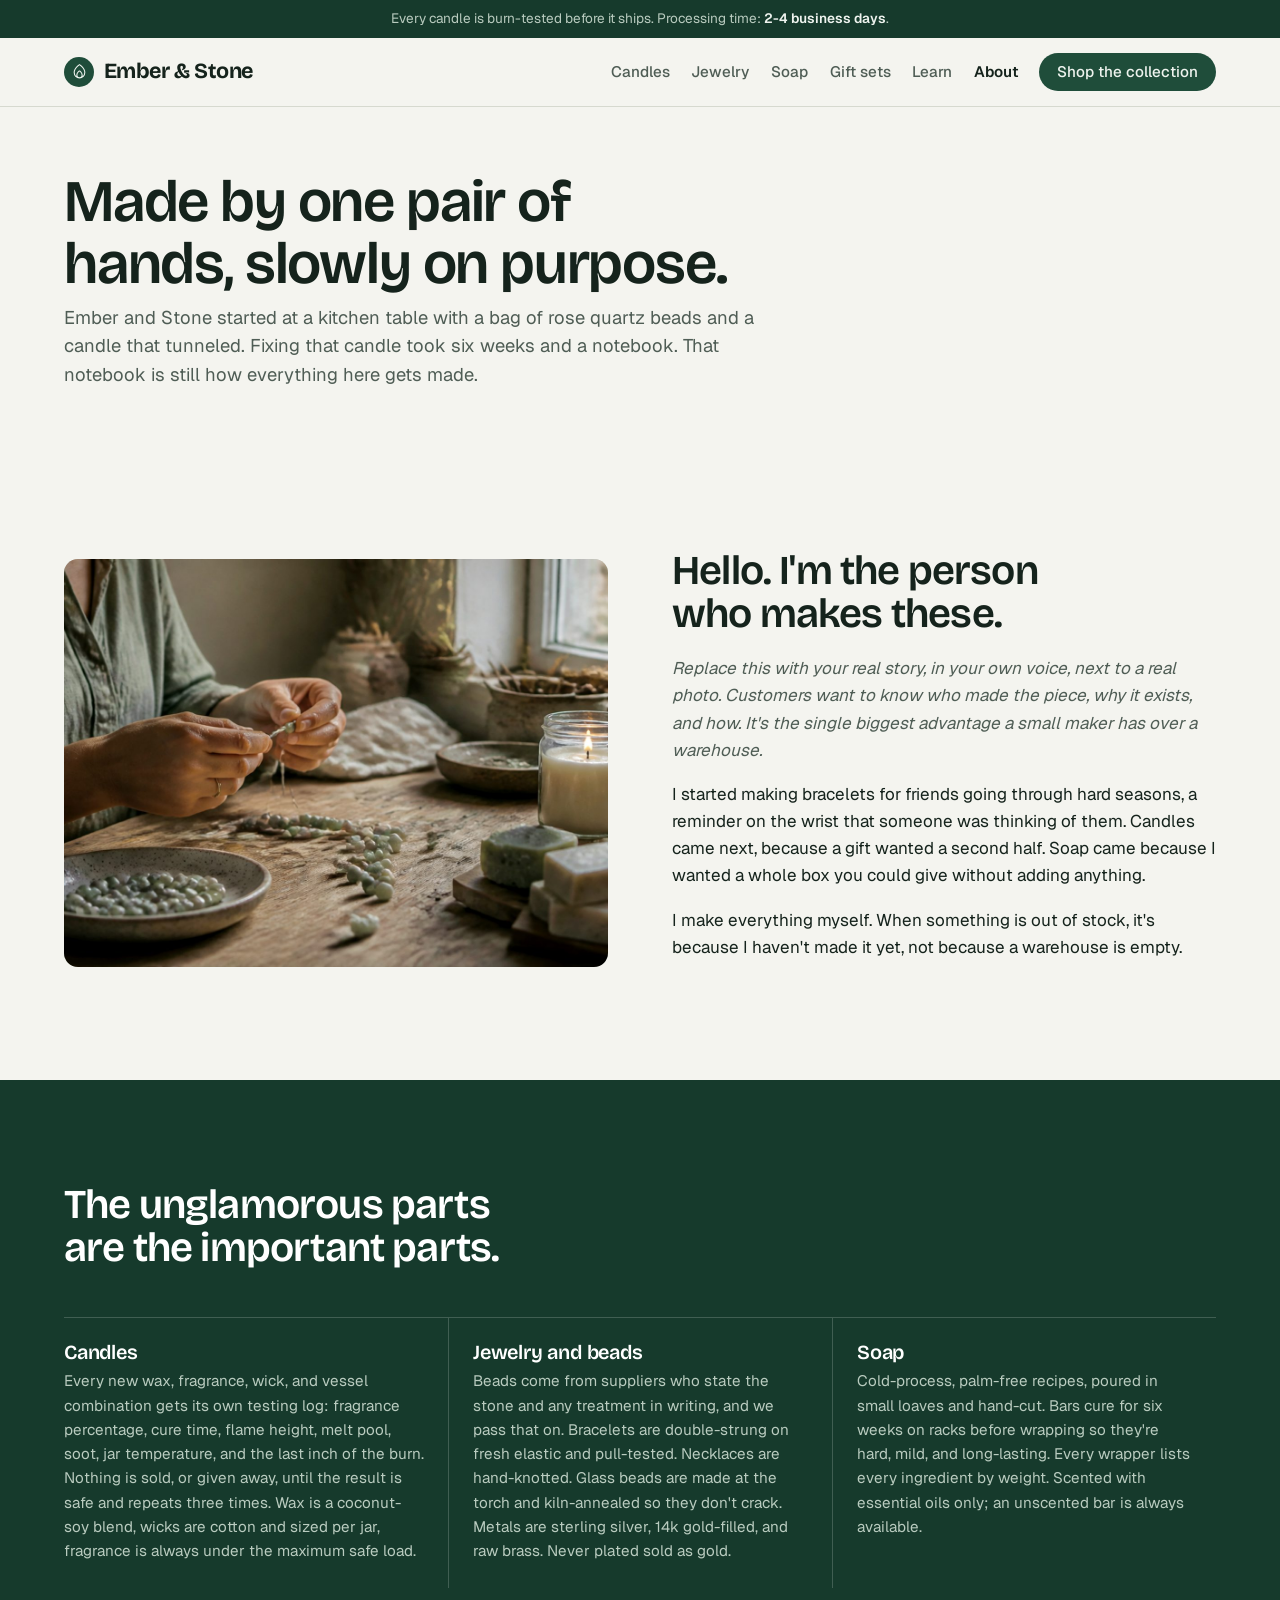
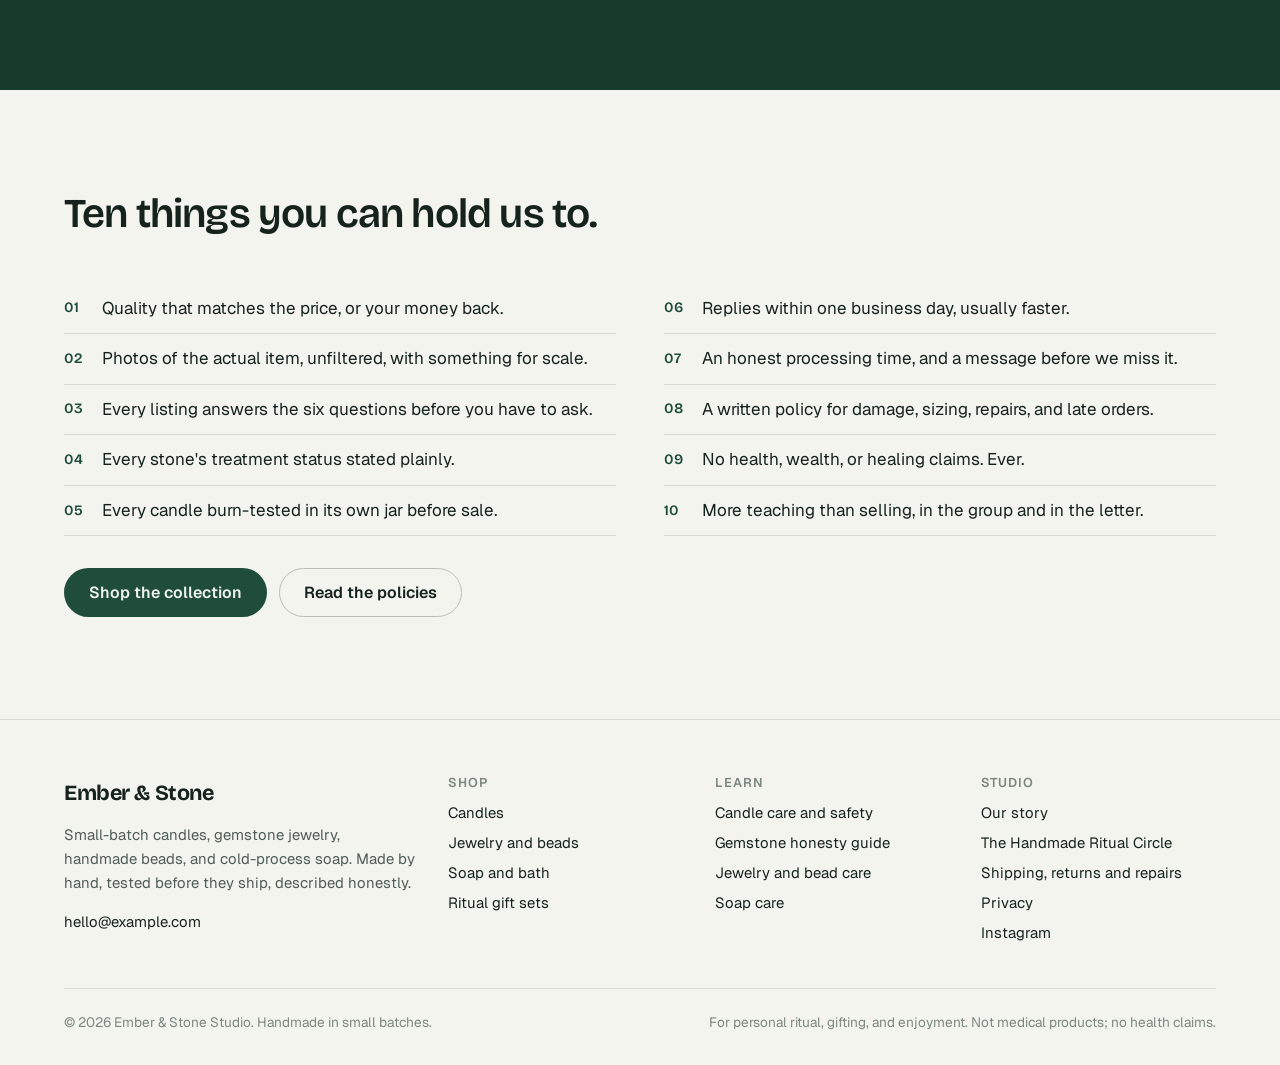
<file: handmade-ritual/about.html>
<!DOCTYPE html>
<html lang="en">
<head>
  <meta charset="UTF-8" />
  <meta name="viewport" content="width=device-width, initial-scale=1.0" />
  <title>About the studio, Ember &amp; Stone</title>
  <meta name="description" content="How Ember &amp; Stone&#x27;s candles, jewelry, beads, and soap are made, tested, and described, and the ten promises you can hold us to." />
  <meta property="og:title" content="About the studio, Ember &amp; Stone" />
  <meta property="og:description" content="How Ember &amp; Stone&#x27;s candles, jewelry, beads, and soap are made, tested, and described, and the ten promises you can hold us to." />
  <meta property="og:type" content="website" />
  <!-- LAUNCH TODO: once the domain exists, add absolute og:image / og:url / canonical (see README). -->
  <meta name="theme-color" content="#1f4d3a" />
  <link rel="icon" href="data:image/svg+xml,%3Csvg xmlns='http://www.w3.org/2000/svg' viewBox='0 0 100 100'%3E%3Ccircle cx='50' cy='50' r='46' fill='%231f4d3a'/%3E%3Cpath d='M50 22c-9 12-15 20-15 30a15 15 0 0 0 30 0c0-10-6-18-15-30z' fill='%23eef3ee'/%3E%3C/svg%3E" />
  <link rel="preconnect" href="https://fonts.googleapis.com" />
  <link rel="preconnect" href="https://fonts.gstatic.com" crossorigin />
  <link href="https://fonts.googleapis.com/css2?family=Bricolage+Grotesque:opsz,wght@12..96,500;12..96,600;12..96,700&family=Geist:wght@400;500;600&display=swap" rel="stylesheet" media="print" onload="this.media='all'" />
  <noscript><link href="https://fonts.googleapis.com/css2?family=Bricolage+Grotesque:opsz,wght@12..96,500;12..96,600;12..96,700&family=Geist:wght@400;500;600&display=swap" rel="stylesheet" /></noscript>
  <link rel="stylesheet" href="styles.css" />
</head>
<body>
<a class="skip" href="#main">Skip to content</a>
<svg xmlns="http://www.w3.org/2000/svg" style="display:none" aria-hidden="true"><symbol id="ph-book-open" viewBox="0 0 256 256"><path d="M232,48H160a40,40,0,0,0-32,16A40,40,0,0,0,96,48H24a8,8,0,0,0-8,8V200a8,8,0,0,0,8,8H96a24,24,0,0,1,24,24,8,8,0,0,0,16,0,24,24,0,0,1,24-24h72a8,8,0,0,0,8-8V56A8,8,0,0,0,232,48ZM96,192H32V64H96a24,24,0,0,1,24,24V200A39.81,39.81,0,0,0,96,192Zm128,0H160a39.81,39.81,0,0,0-24,8V88a24,24,0,0,1,24-24h64Z"/></symbol><symbol id="ph-camera" viewBox="0 0 256 256"><path d="M208,56H180.28L166.65,35.56A8,8,0,0,0,160,32H96a8,8,0,0,0-6.65,3.56L75.71,56H48A24,24,0,0,0,24,80V192a24,24,0,0,0,24,24H208a24,24,0,0,0,24-24V80A24,24,0,0,0,208,56Zm8,136a8,8,0,0,1-8,8H48a8,8,0,0,1-8-8V80a8,8,0,0,1,8-8H80a8,8,0,0,0,6.66-3.56L100.28,48h55.43l13.63,20.44A8,8,0,0,0,176,72h32a8,8,0,0,1,8,8ZM128,88a44,44,0,1,0,44,44A44.05,44.05,0,0,0,128,88Zm0,72a28,28,0,1,1,28-28A28,28,0,0,1,128,160Z"/></symbol><symbol id="ph-chat-circle" viewBox="0 0 256 256"><path d="M128,24A104,104,0,0,0,36.18,176.88L24.83,210.93a16,16,0,0,0,20.24,20.24l34.05-11.35A104,104,0,1,0,128,24Zm0,192a87.87,87.87,0,0,1-44.06-11.81,8,8,0,0,0-6.54-.67L40,216,52.47,178.6a8,8,0,0,0-.66-6.54A88,88,0,1,1,128,216Z"/></symbol><symbol id="ph-drop" viewBox="0 0 256 256"><path d="M174,47.75a254.19,254.19,0,0,0-41.45-38.3,8,8,0,0,0-9.18,0A254.19,254.19,0,0,0,82,47.75C54.51,79.32,40,112.6,40,144a88,88,0,0,0,176,0C216,112.6,201.49,79.32,174,47.75ZM128,216a72.08,72.08,0,0,1-72-72c0-57.23,55.47-105,72-118,16.53,13,72,60.75,72,118A72.08,72.08,0,0,1,128,216Zm55.89-62.66a57.6,57.6,0,0,1-46.56,46.55A8.75,8.75,0,0,1,136,200a8,8,0,0,1-1.32-15.89c16.57-2.79,30.63-16.85,33.44-33.45a8,8,0,0,1,15.78,2.68Z"/></symbol><symbol id="ph-flame" viewBox="0 0 256 256"><path d="M173.79,51.48a221.25,221.25,0,0,0-41.67-34.34,8,8,0,0,0-8.24,0A221.25,221.25,0,0,0,82.21,51.48C54.59,80.48,40,112.47,40,144a88,88,0,0,0,176,0C216,112.47,201.41,80.48,173.79,51.48ZM96,184c0-27.67,22.53-47.28,32-54.3,9.48,7,32,26.63,32,54.3a32,32,0,0,1-64,0Zm77.27,15.93A47.8,47.8,0,0,0,176,184c0-44-42.09-69.79-43.88-70.86a8,8,0,0,0-8.24,0C122.09,114.21,80,140,80,184a47.8,47.8,0,0,0,2.73,15.93A71.88,71.88,0,0,1,56,144c0-34.41,20.4-63.15,37.52-81.19A216.21,216.21,0,0,1,128,33.54a215.77,215.77,0,0,1,34.48,29.27C193.49,95.5,200,125,200,144A71.88,71.88,0,0,1,173.27,199.93Z"/></symbol><symbol id="ph-hand-heart" viewBox="0 0 256 256"><path d="M230.33,141.06a24.34,24.34,0,0,0-18.61-4.77C230.5,117.33,240,98.48,240,80c0-26.47-21.29-48-47.46-48A47.58,47.58,0,0,0,156,48.75,47.58,47.58,0,0,0,119.46,32C93.29,32,72,53.53,72,80c0,11,3.24,21.69,10.06,33a31.87,31.87,0,0,0-14.75,8.4L44.69,144H16A16,16,0,0,0,0,160v40a16,16,0,0,0,16,16H120a7.93,7.93,0,0,0,1.94-.24l64-16a6.94,6.94,0,0,0,1.19-.4L226,182.82l.44-.2a24.6,24.6,0,0,0,3.93-41.56ZM119.46,48A31.15,31.15,0,0,1,148.6,67a8,8,0,0,0,14.8,0,31.15,31.15,0,0,1,29.14-19C209.59,48,224,62.65,224,80c0,19.51-15.79,41.58-45.66,63.9l-11.09,2.55A28,28,0,0,0,140,112H100.68C92.05,100.36,88,90.12,88,80,88,62.65,102.41,48,119.46,48ZM16,160H40v40H16Zm203.43,8.21-38,16.18L119,200H56V155.31l22.63-22.62A15.86,15.86,0,0,1,89.94,128H140a12,12,0,0,1,0,24H112a8,8,0,0,0,0,16h32a8.32,8.32,0,0,0,1.79-.2l67-15.41.31-.08a8.6,8.6,0,0,1,6.3,15.9Z"/></symbol><symbol id="ph-list" viewBox="0 0 256 256"><path d="M224,128a8,8,0,0,1-8,8H40a8,8,0,0,1,0-16H216A8,8,0,0,1,224,128ZM40,72H216a8,8,0,0,0,0-16H40a8,8,0,0,0,0,16ZM216,184H40a8,8,0,0,0,0,16H216a8,8,0,0,0,0-16Z"/></symbol><symbol id="ph-plus" viewBox="0 0 256 256"><path d="M224,128a8,8,0,0,1-8,8H136v80a8,8,0,0,1-16,0V136H40a8,8,0,0,1,0-16h80V40a8,8,0,0,1,16,0v80h80A8,8,0,0,1,224,128Z"/></symbol><symbol id="ph-shield-check" viewBox="0 0 256 256"><path d="M208,40H48A16,16,0,0,0,32,56v56c0,52.72,25.52,84.67,46.93,102.19,23.06,18.86,46,25.26,47,25.53a8,8,0,0,0,4.2,0c1-.27,23.91-6.67,47-25.53C198.48,196.67,224,164.72,224,112V56A16,16,0,0,0,208,40Zm0,72c0,37.07-13.66,67.16-40.6,89.42A129.3,129.3,0,0,1,128,223.62a128.25,128.25,0,0,1-38.92-21.81C61.82,179.51,48,149.3,48,112l0-56,160,0ZM82.34,141.66a8,8,0,0,1,11.32-11.32L112,148.69l50.34-50.35a8,8,0,0,1,11.32,11.32l-56,56a8,8,0,0,1-11.32,0Z"/></symbol><symbol id="ph-sparkle" viewBox="0 0 256 256"><path d="M197.58,129.06,146,110l-19-51.62a15.92,15.92,0,0,0-29.88,0L78,110l-51.62,19a15.92,15.92,0,0,0,0,29.88L78,178l19,51.62a15.92,15.92,0,0,0,29.88,0L146,178l51.62-19a15.92,15.92,0,0,0,0-29.88ZM137,164.22a8,8,0,0,0-4.74,4.74L112,223.85,91.78,169A8,8,0,0,0,87,164.22L32.15,144,87,123.78A8,8,0,0,0,91.78,119L112,64.15,132.22,119a8,8,0,0,0,4.74,4.74L191.85,144ZM144,40a8,8,0,0,1,8-8h16V16a8,8,0,0,1,16,0V32h16a8,8,0,0,1,0,16H184V64a8,8,0,0,1-16,0V48H152A8,8,0,0,1,144,40ZM248,88a8,8,0,0,1-8,8h-8v8a8,8,0,0,1-16,0V96h-8a8,8,0,0,1,0-16h8V72a8,8,0,0,1,16,0v8h8A8,8,0,0,1,248,88Z"/></symbol><symbol id="ph-users-three" viewBox="0 0 256 256"><path d="M244.8,150.4a8,8,0,0,1-11.2-1.6A51.6,51.6,0,0,0,192,128a8,8,0,0,1-7.37-4.89,8,8,0,0,1,0-6.22A8,8,0,0,1,192,112a24,24,0,1,0-23.24-30,8,8,0,1,1-15.5-4A40,40,0,1,1,219,117.51a67.94,67.94,0,0,1,27.43,21.68A8,8,0,0,1,244.8,150.4ZM190.92,212a8,8,0,1,1-13.84,8,57,57,0,0,0-98.16,0,8,8,0,1,1-13.84-8,72.06,72.06,0,0,1,33.74-29.92,48,48,0,1,1,58.36,0A72.06,72.06,0,0,1,190.92,212ZM128,176a32,32,0,1,0-32-32A32,32,0,0,0,128,176ZM72,120a8,8,0,0,0-8-8A24,24,0,1,1,87.24,82a8,8,0,1,0,15.5-4A40,40,0,1,0,37,117.51,67.94,67.94,0,0,0,9.6,139.19a8,8,0,1,0,12.8,9.61A51.6,51.6,0,0,1,64,128,8,8,0,0,0,72,120Z"/></symbol><symbol id="ph-warning" viewBox="0 0 256 256"><path d="M236.8,188.09,149.35,36.22h0a24.76,24.76,0,0,0-42.7,0L19.2,188.09a23.51,23.51,0,0,0,0,23.72A24.35,24.35,0,0,0,40.55,224h174.9a24.35,24.35,0,0,0,21.33-12.19A23.51,23.51,0,0,0,236.8,188.09ZM222.93,203.8a8.5,8.5,0,0,1-7.48,4.2H40.55a8.5,8.5,0,0,1-7.48-4.2,7.59,7.59,0,0,1,0-7.72L120.52,44.21a8.75,8.75,0,0,1,15,0l87.45,151.87A7.59,7.59,0,0,1,222.93,203.8ZM120,144V104a8,8,0,0,1,16,0v40a8,8,0,0,1-16,0Zm20,36a12,12,0,1,1-12-12A12,12,0,0,1,140,180Z"/></symbol></svg>
<div class="announce">Every candle is burn-tested before it ships. Processing time: <strong data-processing>2-4 business days</strong>.</div>
<header class="site-header">
  <div class="wrap nav">
    <a class="brand" href="index.html" aria-label="Ember and Stone Studio home">
      <span class="brand-mark"><span class="ph" aria-hidden="true"><svg><use href="#ph-flame"/></svg></span></span>
      Ember &amp; Stone
    </a>
    <button class="nav-toggle" aria-expanded="false" aria-controls="nav-links"><span class="ph" aria-hidden="true"><svg><use href="#ph-list"/></svg></span> Menu</button>
    <ul class="nav-links" id="nav-links">
      <li><a href="shop.html#candles" data-page="shop">Candles</a></li><li><a href="shop.html#jewelry" data-page="shop">Jewelry</a></li><li><a href="shop.html#soap" data-page="shop">Soap</a></li><li><a href="shop.html#sets" data-page="shop">Gift sets</a></li><li><a href="learn.html" data-page="learn">Learn</a></li><li><a href="about.html" data-page="about" aria-current="page">About</a></li>
      <li><a class="btn btn-primary btn-sm" data-shop-link href="#">Shop the collection</a></li>
    </ul>
  </div>
</header>
<main id="main">

<section class="page-hero">
  <div class="wrap">
    <h1>Made by one pair of hands, slowly on purpose.</h1>
    <p class="lede">Ember and Stone started at a kitchen table with a bag of rose quartz beads and a candle that tunneled. Fixing that candle took six weeks and a notebook. That notebook is still how everything here gets made.</p>
  </div>
</section>

<section class="section">
  <div class="wrap split">
    <figure class=""><div class="photo has-img tone-2"><img src="img/about-workbench.jpg" alt="A maker&#x27;s hands stringing beads at a wooden workbench beside a lit candle and cut bars of soap" loading="lazy" width="1200" height="675" /></div></figure>
    <div>
      <h2>Hello. I'm the person who makes these.</h2>
      <p class="muted"><em>Replace this with your real story, in your own voice, next to a real photo. Customers want to know who made the piece, why it exists, and how. It's the single biggest advantage a small maker has over a warehouse.</em></p>
      <p>I started making bracelets for friends going through hard seasons, a reminder on the wrist that someone was thinking of them. Candles came next, because a gift wanted a second half. Soap came because I wanted a whole box you could give without adding anything.</p>
      <p>I make everything myself. When something is out of stock, it's because I haven't made it yet, not because a warehouse is empty.</p>
    </div>
  </div>
</section>

<section class="section block">
  <div class="wrap">
    <div class="section-head">
      <h2>The unglamorous parts are the important parts.</h2>
    </div>
    <div class="steps">
      <div data-reveal><h3>Candles</h3><p>Every new wax, fragrance, wick, and vessel combination gets its own testing log: fragrance percentage, cure time, flame height, melt pool, soot, jar temperature, and the last inch of the burn. Nothing is sold, or given away, until the result is safe and repeats three times. Wax is a coconut-soy blend, wicks are cotton and sized per jar, fragrance is always under the maximum safe load.</p></div>
      <div data-reveal><h3>Jewelry and beads</h3><p>Beads come from suppliers who state the stone and any treatment in writing, and we pass that on. Bracelets are double-strung on fresh elastic and pull-tested. Necklaces are hand-knotted. Glass beads are made at the torch and kiln-annealed so they don't crack. Metals are sterling silver, 14k gold-filled, and raw brass. Never plated sold as gold.</p></div>
      <div data-reveal><h3>Soap</h3><p>Cold-process, palm-free recipes, poured in small loaves and hand-cut. Bars cure for six weeks on racks before wrapping so they're hard, mild, and long-lasting. Every wrapper lists every ingredient by weight. Scented with essential oils only; an unscented bar is always available.</p></div>
    </div>
  </div>
</section>

<section class="section">
  <div class="wrap">
    <div class="section-head">
      <h2>Ten things you can hold us to.</h2>
    </div>
    <ol class="promises">
      <li>Quality that matches the price, or your money back.</li>
      <li>Photos of the actual item, unfiltered, with something for scale.</li>
      <li>Every listing answers the six questions before you have to ask.</li>
      <li>Every stone's treatment status stated plainly.</li>
      <li>Every candle burn-tested in its own jar before sale.</li>
      <li>Replies within one business day, usually faster.</li>
      <li>An honest processing time, and a message before we miss it.</li>
      <li>A written policy for damage, sizing, repairs, and late orders.</li>
      <li>No health, wealth, or healing claims. Ever.</li>
      <li>More teaching than selling, in the group and in the letter.</li>
    </ol>
    <div class="btn-row" style="margin-top:2rem">
      <a class="btn btn-primary" href="shop.html">Shop the collection</a>
      <a class="btn btn-ghost" href="policies.html">Read the policies</a>
    </div>
  </div>
</section>
</main>
<footer class="site-footer">
  <div class="wrap">
    <div class="footer-grid">
      <div>
        <a class="brand" href="index.html">Ember &amp; Stone</a>
        <p style="margin-top:.8rem">Small-batch candles, gemstone jewelry, handmade beads, and cold-process soap. Made by hand, tested before they ship, described honestly.</p>
        <p><a data-contact-link="Hello from your website" href="#"><span data-contact-email>hello@example.com</span></a></p>
      </div>
      <div>
        <h2>Shop</h2>
        <ul>
          <li><a href="shop.html#candles">Candles</a></li>
          <li><a href="shop.html#jewelry">Jewelry and beads</a></li>
          <li><a href="shop.html#soap">Soap and bath</a></li>
          <li><a href="shop.html#sets">Ritual gift sets</a></li>
        </ul>
      </div>
      <div>
        <h2>Learn</h2>
        <ul>
          <li><a href="learn.html#candle-care">Candle care and safety</a></li>
          <li><a href="learn.html#gemstones">Gemstone honesty guide</a></li>
          <li><a href="learn.html#jewelry-care">Jewelry and bead care</a></li>
          <li><a href="learn.html#soap-care">Soap care</a></li>
        </ul>
      </div>
      <div>
        <h2>Studio</h2>
        <ul>
          <li><a href="about.html">Our story</a></li>
          <li><a href="community.html">The Handmade Ritual Circle</a></li>
          <li><a href="policies.html">Shipping, returns and repairs</a></li>
          <li><a href="policies.html#privacy">Privacy</a></li>
          <li><a data-social-link href="#">Instagram</a></li>
        </ul>
      </div>
    </div>
    <div class="footer-bottom">
      <span>&copy; <span data-year>2026</span> Ember &amp; Stone Studio. Handmade in small batches.</span>
      <span>For personal ritual, gifting, and enjoyment. Not medical products; no health claims.</span>
    </div>
  </div>
</footer>
<script src="site.js"></script>
</body>
</html>
</file>
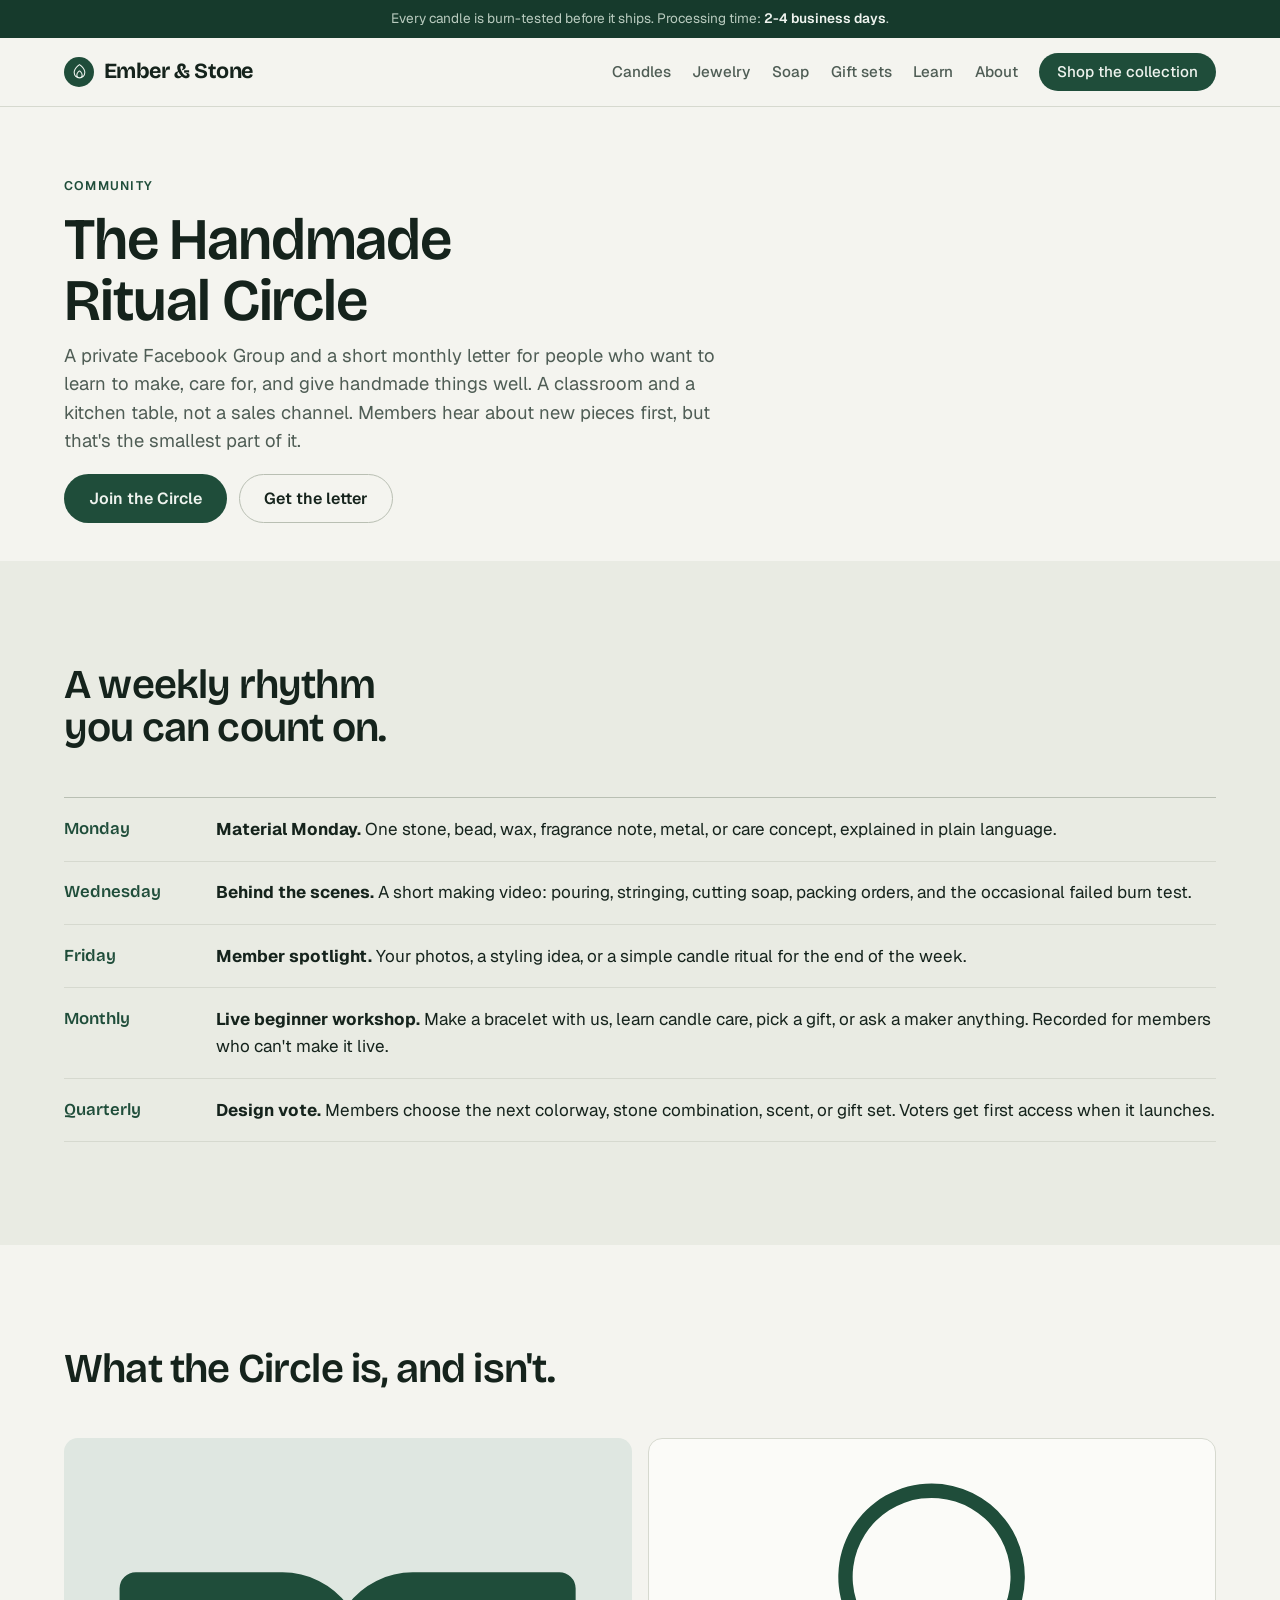
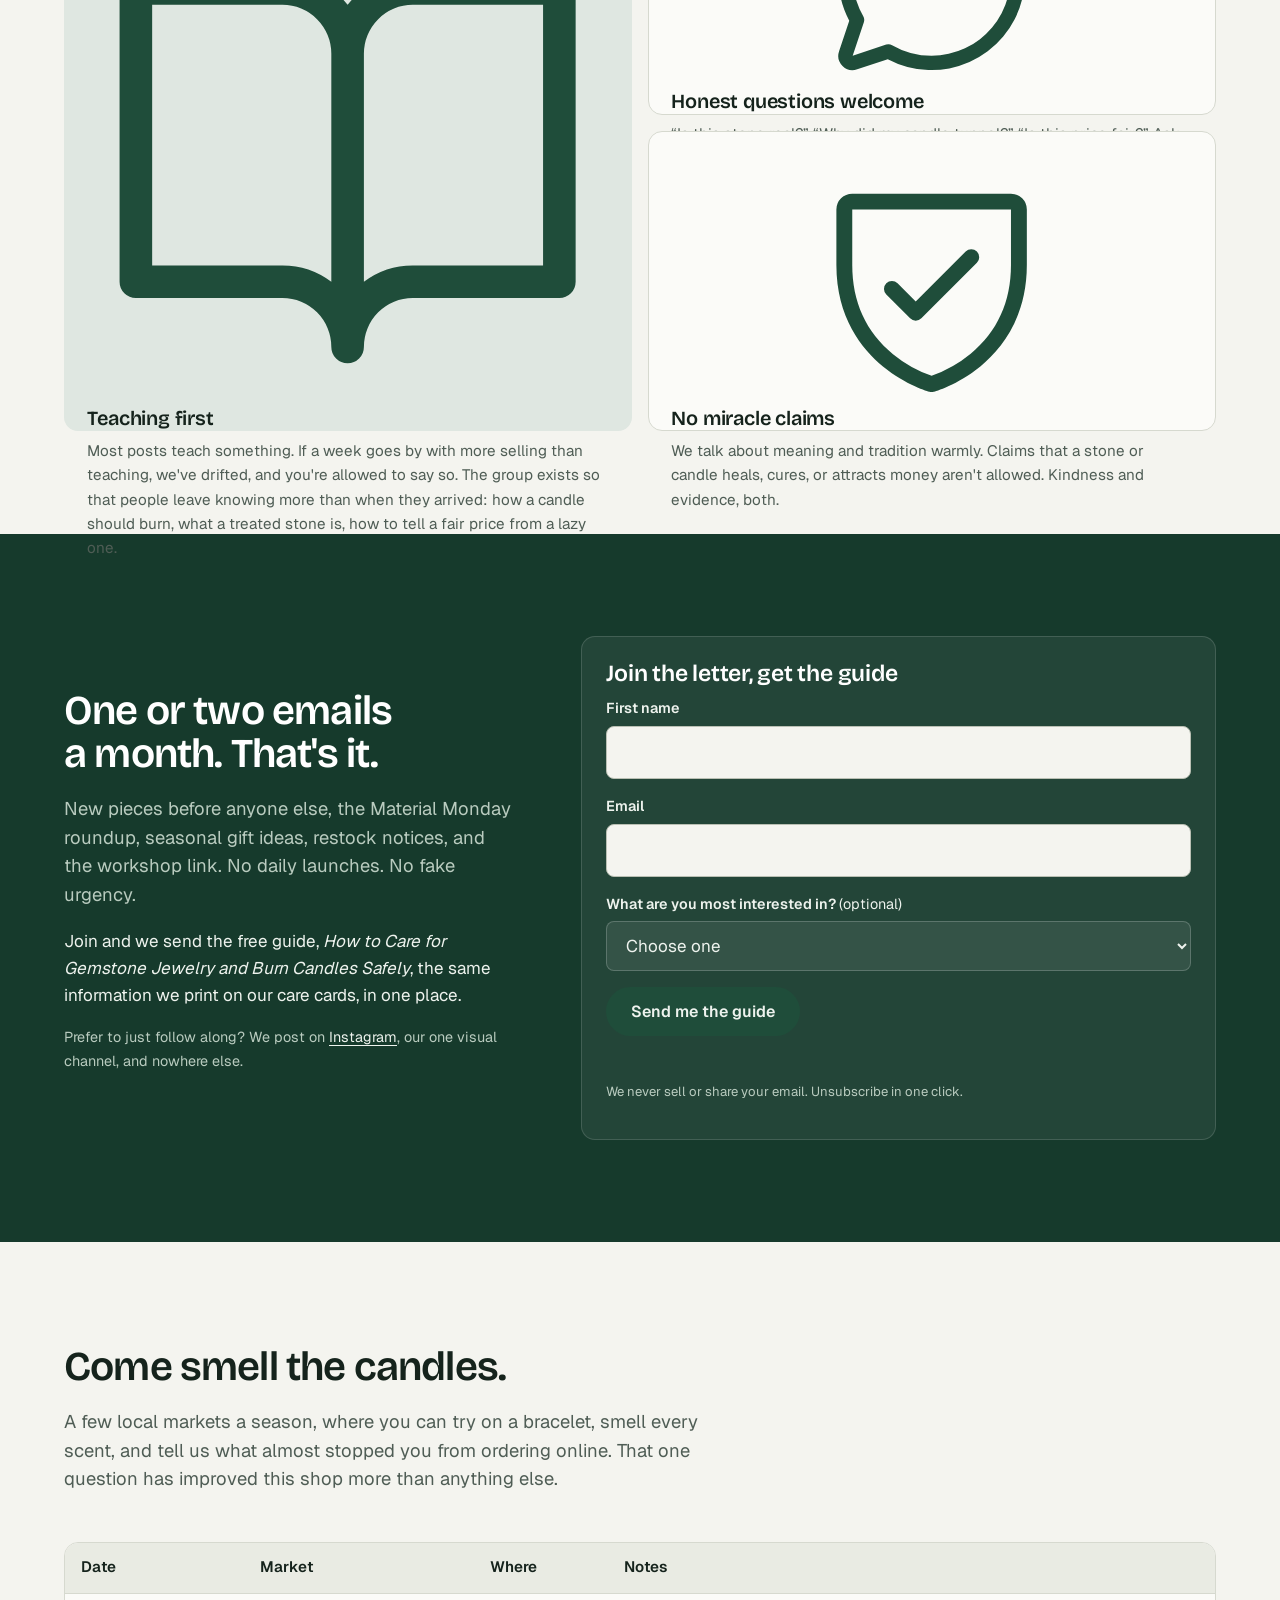
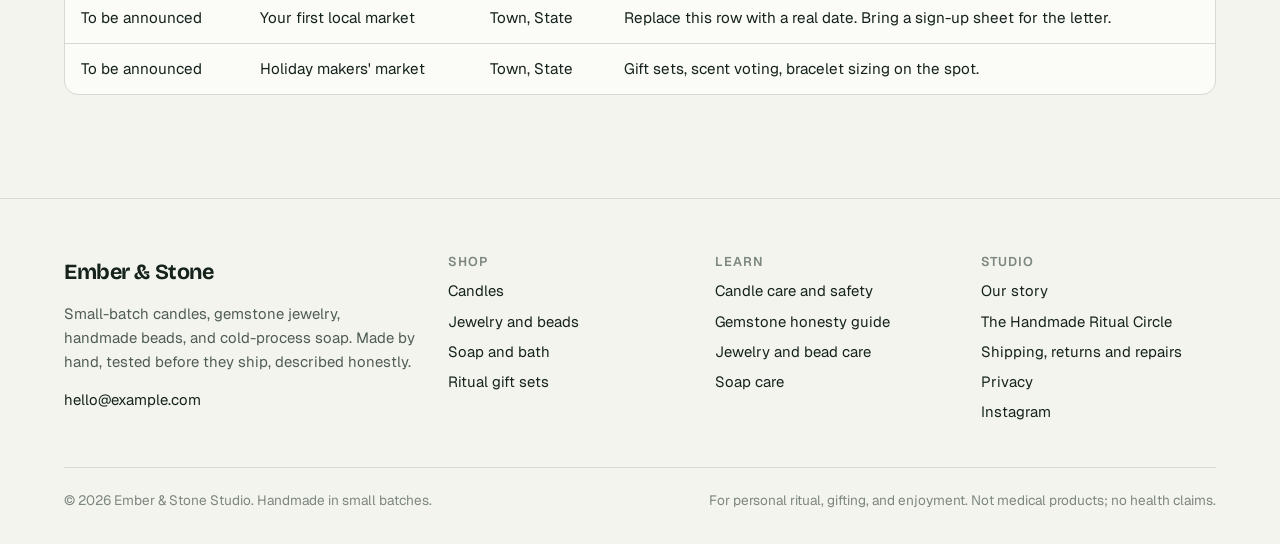
<file: handmade-ritual/community.html>
<!DOCTYPE html>
<html lang="en">
<head>
  <meta charset="UTF-8" />
  <meta name="viewport" content="width=device-width, initial-scale=1.0" />
  <title>The Handmade Ritual Circle</title>
  <meta name="description" content="A private group and monthly letter for people who want to make bracelets, burn candles well, and give handmade gifts thoughtfully. Teaching first, selling last." />
  <meta property="og:title" content="The Handmade Ritual Circle" />
  <meta property="og:description" content="A private group and monthly letter for people who want to make bracelets, burn candles well, and give handmade gifts thoughtfully. Teaching first, selling last." />
  <meta property="og:type" content="website" />
  <!-- LAUNCH TODO: once the domain exists, add absolute og:image / og:url / canonical (see README). -->
  <meta name="theme-color" content="#1f4d3a" />
  <link rel="icon" href="data:image/svg+xml,%3Csvg xmlns='http://www.w3.org/2000/svg' viewBox='0 0 100 100'%3E%3Ccircle cx='50' cy='50' r='46' fill='%231f4d3a'/%3E%3Cpath d='M50 22c-9 12-15 20-15 30a15 15 0 0 0 30 0c0-10-6-18-15-30z' fill='%23eef3ee'/%3E%3C/svg%3E" />
  <link rel="preconnect" href="https://fonts.googleapis.com" />
  <link rel="preconnect" href="https://fonts.gstatic.com" crossorigin />
  <link href="https://fonts.googleapis.com/css2?family=Bricolage+Grotesque:opsz,wght@12..96,500;12..96,600;12..96,700&family=Geist:wght@400;500;600&display=swap" rel="stylesheet" media="print" onload="this.media='all'" />
  <noscript><link href="https://fonts.googleapis.com/css2?family=Bricolage+Grotesque:opsz,wght@12..96,500;12..96,600;12..96,700&family=Geist:wght@400;500;600&display=swap" rel="stylesheet" /></noscript>
  <link rel="stylesheet" href="styles.css" />
</head>
<body>
<a class="skip" href="#main">Skip to content</a>
<svg xmlns="http://www.w3.org/2000/svg" style="display:none" aria-hidden="true"><symbol id="ph-book-open" viewBox="0 0 256 256"><path d="M232,48H160a40,40,0,0,0-32,16A40,40,0,0,0,96,48H24a8,8,0,0,0-8,8V200a8,8,0,0,0,8,8H96a24,24,0,0,1,24,24,8,8,0,0,0,16,0,24,24,0,0,1,24-24h72a8,8,0,0,0,8-8V56A8,8,0,0,0,232,48ZM96,192H32V64H96a24,24,0,0,1,24,24V200A39.81,39.81,0,0,0,96,192Zm128,0H160a39.81,39.81,0,0,0-24,8V88a24,24,0,0,1,24-24h64Z"/></symbol><symbol id="ph-camera" viewBox="0 0 256 256"><path d="M208,56H180.28L166.65,35.56A8,8,0,0,0,160,32H96a8,8,0,0,0-6.65,3.56L75.71,56H48A24,24,0,0,0,24,80V192a24,24,0,0,0,24,24H208a24,24,0,0,0,24-24V80A24,24,0,0,0,208,56Zm8,136a8,8,0,0,1-8,8H48a8,8,0,0,1-8-8V80a8,8,0,0,1,8-8H80a8,8,0,0,0,6.66-3.56L100.28,48h55.43l13.63,20.44A8,8,0,0,0,176,72h32a8,8,0,0,1,8,8ZM128,88a44,44,0,1,0,44,44A44.05,44.05,0,0,0,128,88Zm0,72a28,28,0,1,1,28-28A28,28,0,0,1,128,160Z"/></symbol><symbol id="ph-chat-circle" viewBox="0 0 256 256"><path d="M128,24A104,104,0,0,0,36.18,176.88L24.83,210.93a16,16,0,0,0,20.24,20.24l34.05-11.35A104,104,0,1,0,128,24Zm0,192a87.87,87.87,0,0,1-44.06-11.81,8,8,0,0,0-6.54-.67L40,216,52.47,178.6a8,8,0,0,0-.66-6.54A88,88,0,1,1,128,216Z"/></symbol><symbol id="ph-drop" viewBox="0 0 256 256"><path d="M174,47.75a254.19,254.19,0,0,0-41.45-38.3,8,8,0,0,0-9.18,0A254.19,254.19,0,0,0,82,47.75C54.51,79.32,40,112.6,40,144a88,88,0,0,0,176,0C216,112.6,201.49,79.32,174,47.75ZM128,216a72.08,72.08,0,0,1-72-72c0-57.23,55.47-105,72-118,16.53,13,72,60.75,72,118A72.08,72.08,0,0,1,128,216Zm55.89-62.66a57.6,57.6,0,0,1-46.56,46.55A8.75,8.75,0,0,1,136,200a8,8,0,0,1-1.32-15.89c16.57-2.79,30.63-16.85,33.44-33.45a8,8,0,0,1,15.78,2.68Z"/></symbol><symbol id="ph-flame" viewBox="0 0 256 256"><path d="M173.79,51.48a221.25,221.25,0,0,0-41.67-34.34,8,8,0,0,0-8.24,0A221.25,221.25,0,0,0,82.21,51.48C54.59,80.48,40,112.47,40,144a88,88,0,0,0,176,0C216,112.47,201.41,80.48,173.79,51.48ZM96,184c0-27.67,22.53-47.28,32-54.3,9.48,7,32,26.63,32,54.3a32,32,0,0,1-64,0Zm77.27,15.93A47.8,47.8,0,0,0,176,184c0-44-42.09-69.79-43.88-70.86a8,8,0,0,0-8.24,0C122.09,114.21,80,140,80,184a47.8,47.8,0,0,0,2.73,15.93A71.88,71.88,0,0,1,56,144c0-34.41,20.4-63.15,37.52-81.19A216.21,216.21,0,0,1,128,33.54a215.77,215.77,0,0,1,34.48,29.27C193.49,95.5,200,125,200,144A71.88,71.88,0,0,1,173.27,199.93Z"/></symbol><symbol id="ph-hand-heart" viewBox="0 0 256 256"><path d="M230.33,141.06a24.34,24.34,0,0,0-18.61-4.77C230.5,117.33,240,98.48,240,80c0-26.47-21.29-48-47.46-48A47.58,47.58,0,0,0,156,48.75,47.58,47.58,0,0,0,119.46,32C93.29,32,72,53.53,72,80c0,11,3.24,21.69,10.06,33a31.87,31.87,0,0,0-14.75,8.4L44.69,144H16A16,16,0,0,0,0,160v40a16,16,0,0,0,16,16H120a7.93,7.93,0,0,0,1.94-.24l64-16a6.94,6.94,0,0,0,1.19-.4L226,182.82l.44-.2a24.6,24.6,0,0,0,3.93-41.56ZM119.46,48A31.15,31.15,0,0,1,148.6,67a8,8,0,0,0,14.8,0,31.15,31.15,0,0,1,29.14-19C209.59,48,224,62.65,224,80c0,19.51-15.79,41.58-45.66,63.9l-11.09,2.55A28,28,0,0,0,140,112H100.68C92.05,100.36,88,90.12,88,80,88,62.65,102.41,48,119.46,48ZM16,160H40v40H16Zm203.43,8.21-38,16.18L119,200H56V155.31l22.63-22.62A15.86,15.86,0,0,1,89.94,128H140a12,12,0,0,1,0,24H112a8,8,0,0,0,0,16h32a8.32,8.32,0,0,0,1.79-.2l67-15.41.31-.08a8.6,8.6,0,0,1,6.3,15.9Z"/></symbol><symbol id="ph-list" viewBox="0 0 256 256"><path d="M224,128a8,8,0,0,1-8,8H40a8,8,0,0,1,0-16H216A8,8,0,0,1,224,128ZM40,72H216a8,8,0,0,0,0-16H40a8,8,0,0,0,0,16ZM216,184H40a8,8,0,0,0,0,16H216a8,8,0,0,0,0-16Z"/></symbol><symbol id="ph-plus" viewBox="0 0 256 256"><path d="M224,128a8,8,0,0,1-8,8H136v80a8,8,0,0,1-16,0V136H40a8,8,0,0,1,0-16h80V40a8,8,0,0,1,16,0v80h80A8,8,0,0,1,224,128Z"/></symbol><symbol id="ph-shield-check" viewBox="0 0 256 256"><path d="M208,40H48A16,16,0,0,0,32,56v56c0,52.72,25.52,84.67,46.93,102.19,23.06,18.86,46,25.26,47,25.53a8,8,0,0,0,4.2,0c1-.27,23.91-6.67,47-25.53C198.48,196.67,224,164.72,224,112V56A16,16,0,0,0,208,40Zm0,72c0,37.07-13.66,67.16-40.6,89.42A129.3,129.3,0,0,1,128,223.62a128.25,128.25,0,0,1-38.92-21.81C61.82,179.51,48,149.3,48,112l0-56,160,0ZM82.34,141.66a8,8,0,0,1,11.32-11.32L112,148.69l50.34-50.35a8,8,0,0,1,11.32,11.32l-56,56a8,8,0,0,1-11.32,0Z"/></symbol><symbol id="ph-sparkle" viewBox="0 0 256 256"><path d="M197.58,129.06,146,110l-19-51.62a15.92,15.92,0,0,0-29.88,0L78,110l-51.62,19a15.92,15.92,0,0,0,0,29.88L78,178l19,51.62a15.92,15.92,0,0,0,29.88,0L146,178l51.62-19a15.92,15.92,0,0,0,0-29.88ZM137,164.22a8,8,0,0,0-4.74,4.74L112,223.85,91.78,169A8,8,0,0,0,87,164.22L32.15,144,87,123.78A8,8,0,0,0,91.78,119L112,64.15,132.22,119a8,8,0,0,0,4.74,4.74L191.85,144ZM144,40a8,8,0,0,1,8-8h16V16a8,8,0,0,1,16,0V32h16a8,8,0,0,1,0,16H184V64a8,8,0,0,1-16,0V48H152A8,8,0,0,1,144,40ZM248,88a8,8,0,0,1-8,8h-8v8a8,8,0,0,1-16,0V96h-8a8,8,0,0,1,0-16h8V72a8,8,0,0,1,16,0v8h8A8,8,0,0,1,248,88Z"/></symbol><symbol id="ph-users-three" viewBox="0 0 256 256"><path d="M244.8,150.4a8,8,0,0,1-11.2-1.6A51.6,51.6,0,0,0,192,128a8,8,0,0,1-7.37-4.89,8,8,0,0,1,0-6.22A8,8,0,0,1,192,112a24,24,0,1,0-23.24-30,8,8,0,1,1-15.5-4A40,40,0,1,1,219,117.51a67.94,67.94,0,0,1,27.43,21.68A8,8,0,0,1,244.8,150.4ZM190.92,212a8,8,0,1,1-13.84,8,57,57,0,0,0-98.16,0,8,8,0,1,1-13.84-8,72.06,72.06,0,0,1,33.74-29.92,48,48,0,1,1,58.36,0A72.06,72.06,0,0,1,190.92,212ZM128,176a32,32,0,1,0-32-32A32,32,0,0,0,128,176ZM72,120a8,8,0,0,0-8-8A24,24,0,1,1,87.24,82a8,8,0,1,0,15.5-4A40,40,0,1,0,37,117.51,67.94,67.94,0,0,0,9.6,139.19a8,8,0,1,0,12.8,9.61A51.6,51.6,0,0,1,64,128,8,8,0,0,0,72,120Z"/></symbol><symbol id="ph-warning" viewBox="0 0 256 256"><path d="M236.8,188.09,149.35,36.22h0a24.76,24.76,0,0,0-42.7,0L19.2,188.09a23.51,23.51,0,0,0,0,23.72A24.35,24.35,0,0,0,40.55,224h174.9a24.35,24.35,0,0,0,21.33-12.19A23.51,23.51,0,0,0,236.8,188.09ZM222.93,203.8a8.5,8.5,0,0,1-7.48,4.2H40.55a8.5,8.5,0,0,1-7.48-4.2,7.59,7.59,0,0,1,0-7.72L120.52,44.21a8.75,8.75,0,0,1,15,0l87.45,151.87A7.59,7.59,0,0,1,222.93,203.8ZM120,144V104a8,8,0,0,1,16,0v40a8,8,0,0,1-16,0Zm20,36a12,12,0,1,1-12-12A12,12,0,0,1,140,180Z"/></symbol></svg>
<div class="announce">Every candle is burn-tested before it ships. Processing time: <strong data-processing>2-4 business days</strong>.</div>
<header class="site-header">
  <div class="wrap nav">
    <a class="brand" href="index.html" aria-label="Ember and Stone Studio home">
      <span class="brand-mark"><span class="ph" aria-hidden="true"><svg><use href="#ph-flame"/></svg></span></span>
      Ember &amp; Stone
    </a>
    <button class="nav-toggle" aria-expanded="false" aria-controls="nav-links"><span class="ph" aria-hidden="true"><svg><use href="#ph-list"/></svg></span> Menu</button>
    <ul class="nav-links" id="nav-links">
      <li><a href="shop.html#candles" data-page="shop">Candles</a></li><li><a href="shop.html#jewelry" data-page="shop">Jewelry</a></li><li><a href="shop.html#soap" data-page="shop">Soap</a></li><li><a href="shop.html#sets" data-page="shop">Gift sets</a></li><li><a href="learn.html" data-page="learn">Learn</a></li><li><a href="about.html" data-page="about">About</a></li>
      <li><a class="btn btn-primary btn-sm" data-shop-link href="#">Shop the collection</a></li>
    </ul>
  </div>
</header>
<main id="main">

<section class="page-hero">
  <div class="wrap">
    <span class="eyebrow">Community</span>
    <h1>The Handmade Ritual Circle</h1>
    <p class="lede">A private Facebook Group and a short monthly letter for people who want to learn to make, care for, and give handmade things well. A classroom and a kitchen table, not a sales channel. Members hear about new pieces first, but that's the smallest part of it.</p>
    <div class="btn-row">
      <a class="btn btn-primary" data-group-link href="#">Join the Circle</a>
      <a class="btn btn-ghost" href="#letter">Get the letter</a>
    </div>
  </div>
</section>

<section class="section alt">
  <div class="wrap">
    <div class="section-head">
      <h2>A weekly rhythm you can count on.</h2>
    </div>
    <div class="rhythm">
      <div><b>Monday</b><span><strong>Material Monday.</strong> One stone, bead, wax, fragrance note, metal, or care concept, explained in plain language.</span></div>
      <div><b>Wednesday</b><span><strong>Behind the scenes.</strong> A short making video: pouring, stringing, cutting soap, packing orders, and the occasional failed burn test.</span></div>
      <div><b>Friday</b><span><strong>Member spotlight.</strong> Your photos, a styling idea, or a simple candle ritual for the end of the week.</span></div>
      <div><b>Monthly</b><span><strong>Live beginner workshop.</strong> Make a bracelet with us, learn candle care, pick a gift, or ask a maker anything. Recorded for members who can't make it live.</span></div>
      <div><b>Quarterly</b><span><strong>Design vote.</strong> Members choose the next colorway, stone combination, scent, or gift set. Voters get first access when it launches.</span></div>
    </div>
  </div>
</section>

<section class="section">
  <div class="wrap">
    <div class="section-head">
      <h2>What the Circle is, and isn't.</h2>
    </div>
    <div class="rules">
      <div data-reveal><span class="ph" aria-hidden="true"><svg><use href="#ph-book-open"/></svg></span><h3>Teaching first</h3><p>Most posts teach something. If a week goes by with more selling than teaching, we've drifted, and you're allowed to say so. The group exists so that people leave knowing more than when they arrived: how a candle should burn, what a treated stone is, how to tell a fair price from a lazy one.</p></div>
      <div data-reveal><span class="ph" aria-hidden="true"><svg><use href="#ph-chat-circle"/></svg></span><h3>Honest questions welcome</h3><p>“Is this stone real?” “Why did my candle tunnel?” “Is this price fair?” Ask. Nobody is talked down to for not knowing yet.</p></div>
      <div data-reveal><span class="ph" aria-hidden="true"><svg><use href="#ph-shield-check"/></svg></span><h3>No miracle claims</h3><p>We talk about meaning and tradition warmly. Claims that a stone or candle heals, cures, or attracts money aren't allowed. Kindness and evidence, both.</p></div>
    </div>
  </div>
</section>

<section class="section block" id="letter">
  <div class="wrap block-grid">
    <div>
      <h2>One or two emails a month. That's it.</h2>
      <p class="lede">New pieces before anyone else, the Material Monday roundup, seasonal gift ideas, restock notices, and the workshop link. No daily launches. No fake urgency.</p>
      <p>Join and we send the free guide, <em>How to Care for Gemstone Jewelry and Burn Candles Safely</em>, the same information we print on our care cards, in one place.</p>
      <p class="muted small">Prefer to just follow along? We post on <a data-social-link href="#">Instagram</a>, our one visual channel, and nowhere else.</p>
    </div>
    <div class="form">
      <h3 style="margin-top:0">Join the letter, get the guide</h3>
      <form data-email-form novalidate>
        <div class="field"><label for="c-name">First name</label><input id="c-name" name="FIRSTNAME" type="text" autocomplete="given-name" /></div>
        <div class="field"><label for="c-email">Email</label><input id="c-email" name="EMAIL" type="email" autocomplete="email" inputmode="email" /></div>
        <div class="field"><label for="c-interest">What are you most interested in? <span style="font-weight:400">(optional)</span></label>
          <select id="c-interest" name="INTEREST"><option value="">Choose one</option><option>Making my own bracelets</option><option>Candle care and safety</option><option>Gifts and ritual sets</option><option>Soap and bath</option><option>All of it</option></select></div>
        <button class="btn btn-primary" type="submit">Send me the guide</button>
        <p class="form-msg" role="alert" aria-live="polite"></p>
        <p class="fine">We never sell or share your email. Unsubscribe in one click.</p>
      </form>
    </div>
  </div>
</section>

<section class="section">
  <div class="wrap">
    <div class="section-head">
      <h2>Come smell the candles.</h2>
      <p class="lede">A few local markets a season, where you can try on a bracelet, smell every scent, and tell us what almost stopped you from ordering online. That one question has improved this shop more than anything else.</p>
    </div>
    <div class="table-wrap">
      <table>
        <thead><tr><th>Date</th><th>Market</th><th>Where</th><th>Notes</th></tr></thead>
        <tbody>
          <tr><td>To be announced</td><td>Your first local market</td><td>Town, State</td><td>Replace this row with a real date. Bring a sign-up sheet for the letter.</td></tr>
          <tr><td>To be announced</td><td>Holiday makers' market</td><td>Town, State</td><td>Gift sets, scent voting, bracelet sizing on the spot.</td></tr>
        </tbody>
      </table>
    </div>
  </div>
</section>
</main>
<footer class="site-footer">
  <div class="wrap">
    <div class="footer-grid">
      <div>
        <a class="brand" href="index.html">Ember &amp; Stone</a>
        <p style="margin-top:.8rem">Small-batch candles, gemstone jewelry, handmade beads, and cold-process soap. Made by hand, tested before they ship, described honestly.</p>
        <p><a data-contact-link="Hello from your website" href="#"><span data-contact-email>hello@example.com</span></a></p>
      </div>
      <div>
        <h2>Shop</h2>
        <ul>
          <li><a href="shop.html#candles">Candles</a></li>
          <li><a href="shop.html#jewelry">Jewelry and beads</a></li>
          <li><a href="shop.html#soap">Soap and bath</a></li>
          <li><a href="shop.html#sets">Ritual gift sets</a></li>
        </ul>
      </div>
      <div>
        <h2>Learn</h2>
        <ul>
          <li><a href="learn.html#candle-care">Candle care and safety</a></li>
          <li><a href="learn.html#gemstones">Gemstone honesty guide</a></li>
          <li><a href="learn.html#jewelry-care">Jewelry and bead care</a></li>
          <li><a href="learn.html#soap-care">Soap care</a></li>
        </ul>
      </div>
      <div>
        <h2>Studio</h2>
        <ul>
          <li><a href="about.html">Our story</a></li>
          <li><a href="community.html">The Handmade Ritual Circle</a></li>
          <li><a href="policies.html">Shipping, returns and repairs</a></li>
          <li><a href="policies.html#privacy">Privacy</a></li>
          <li><a data-social-link href="#">Instagram</a></li>
        </ul>
      </div>
    </div>
    <div class="footer-bottom">
      <span>&copy; <span data-year>2026</span> Ember &amp; Stone Studio. Handmade in small batches.</span>
      <span>For personal ritual, gifting, and enjoyment. Not medical products; no health claims.</span>
    </div>
  </div>
</footer>
<script src="site.js"></script>
</body>
</html>
</file>
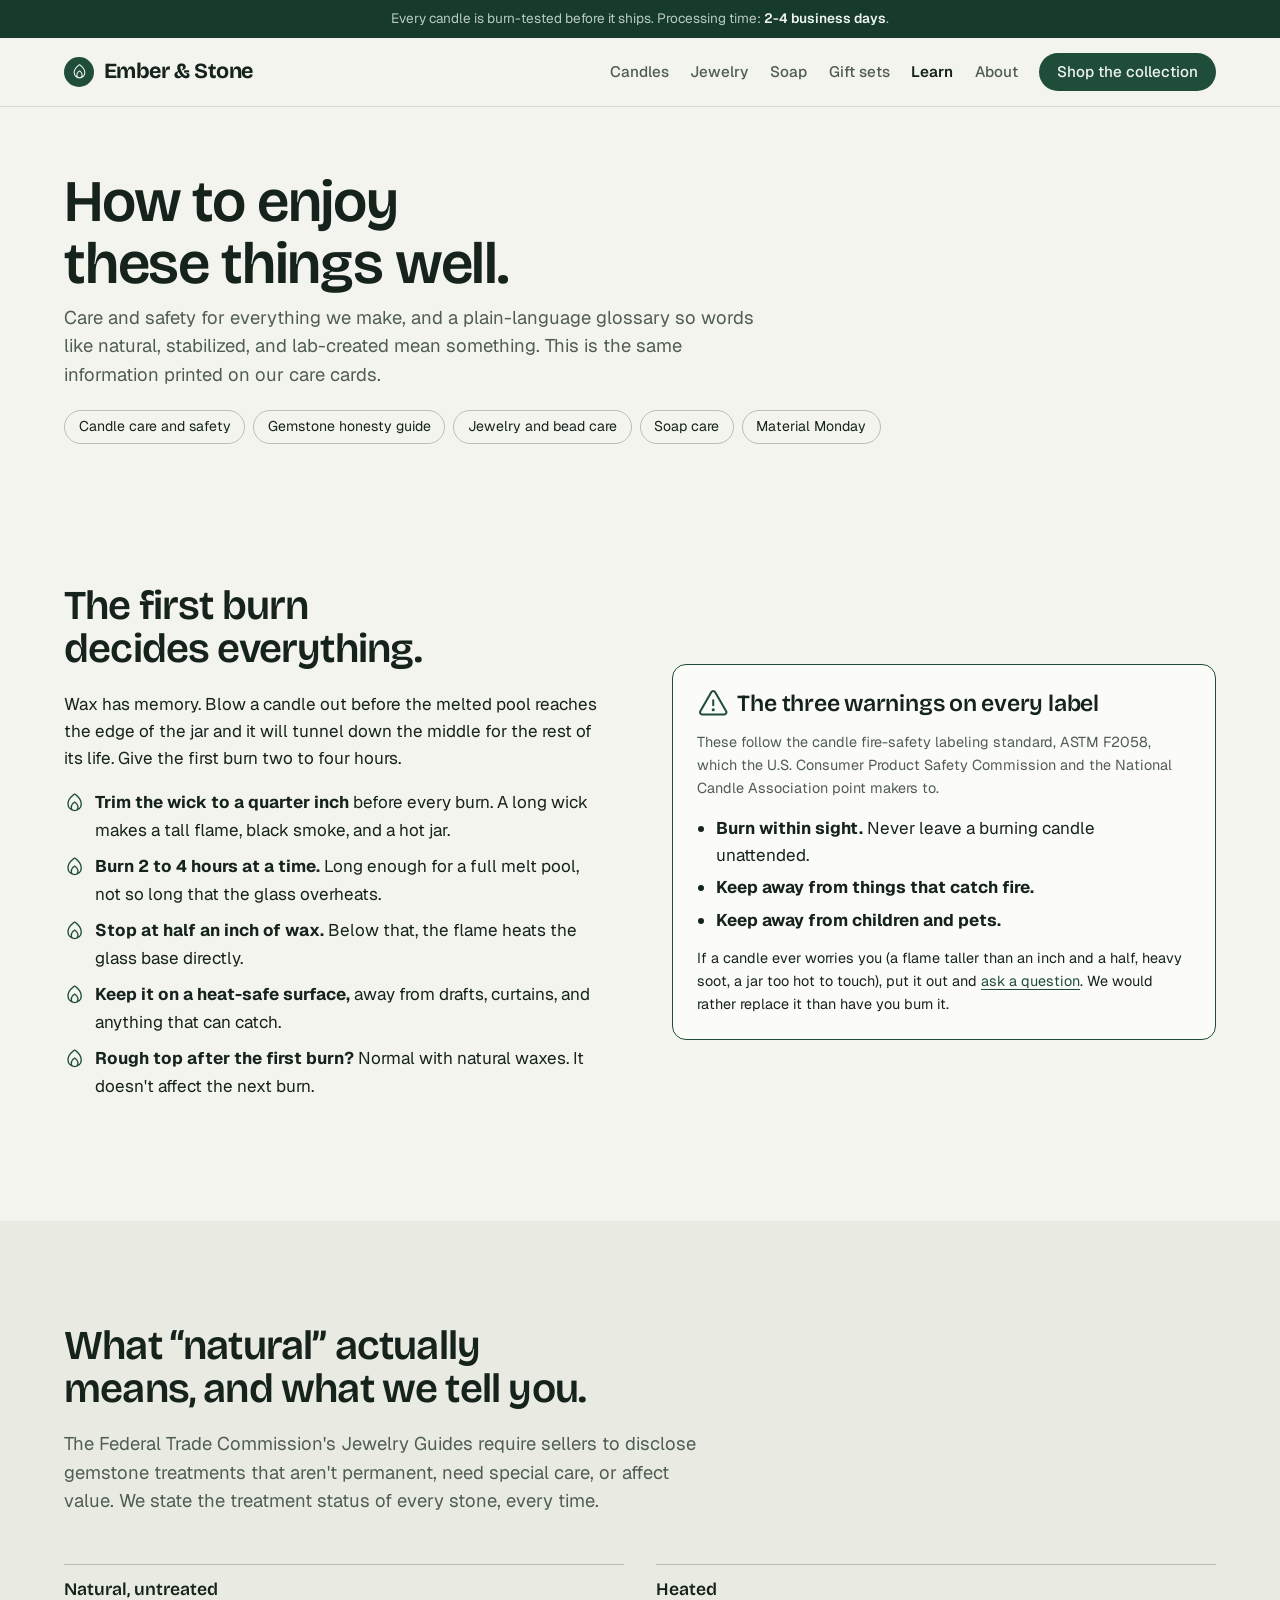
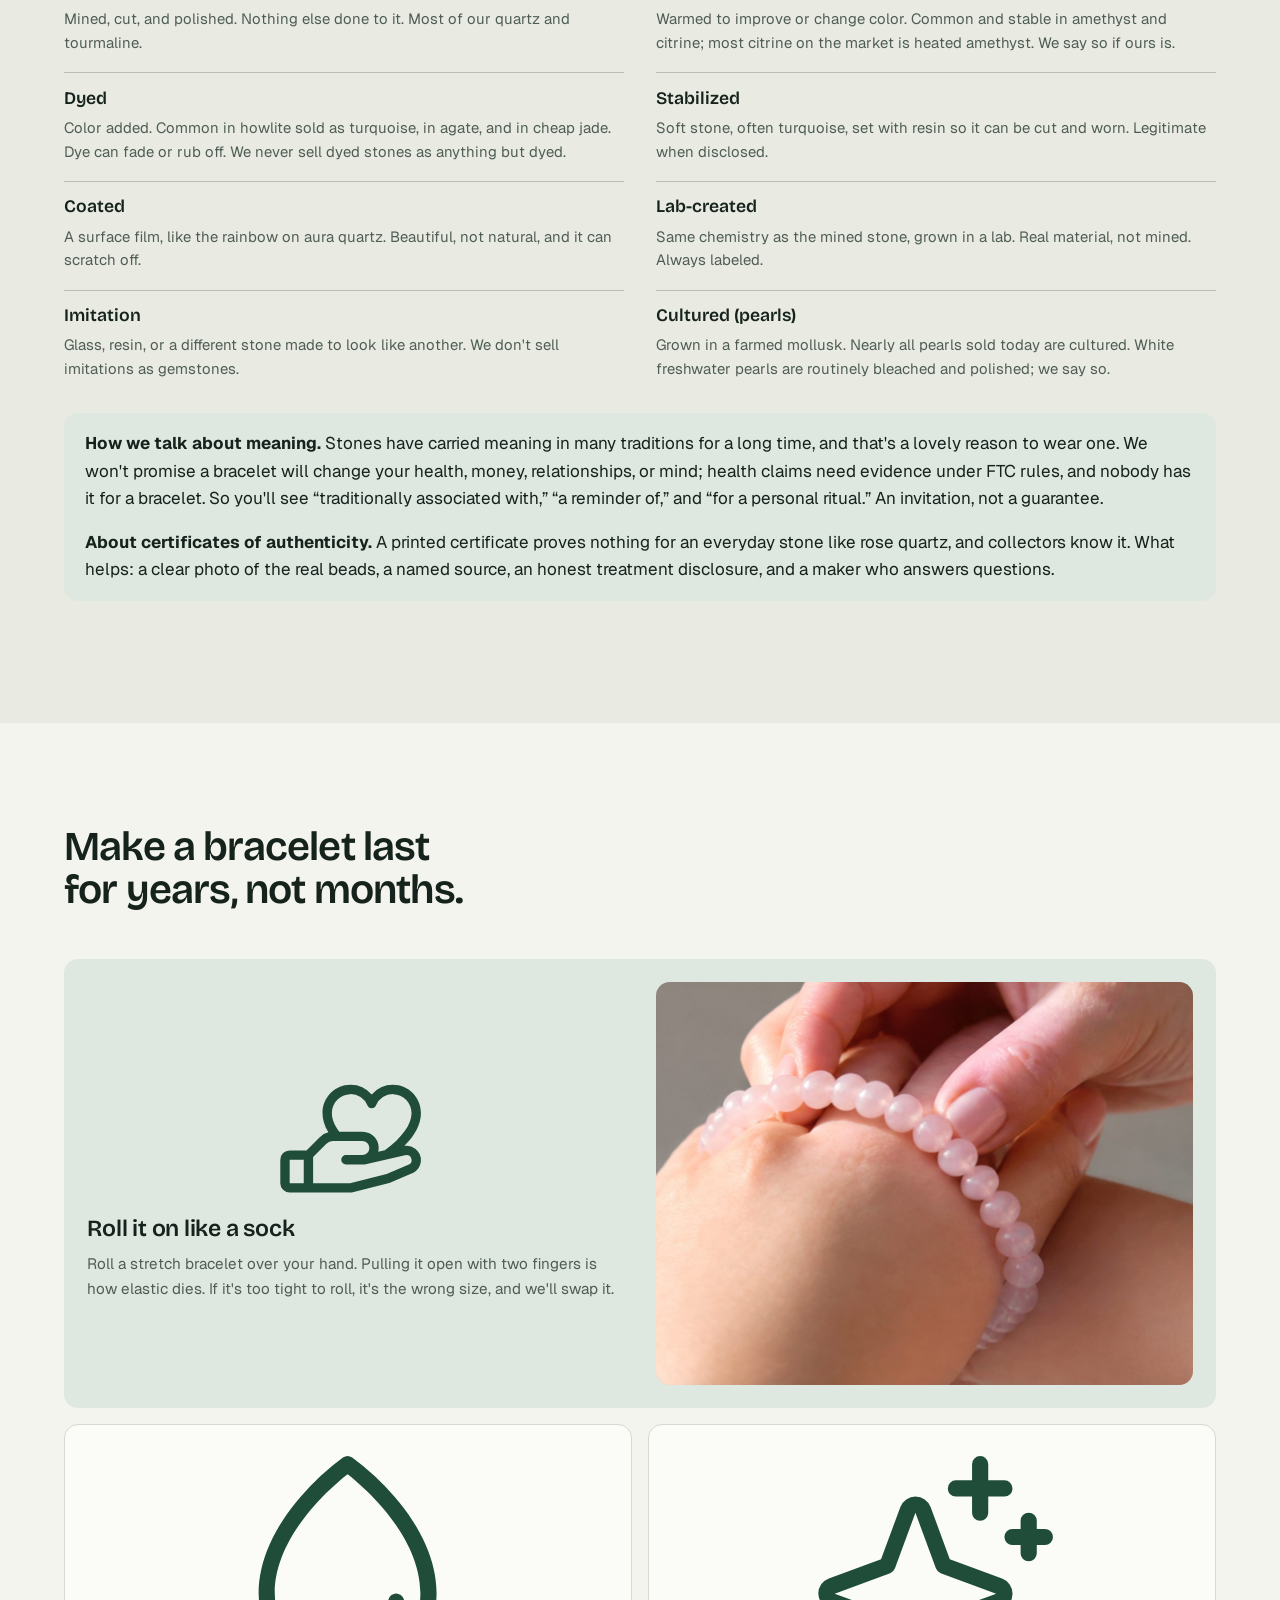
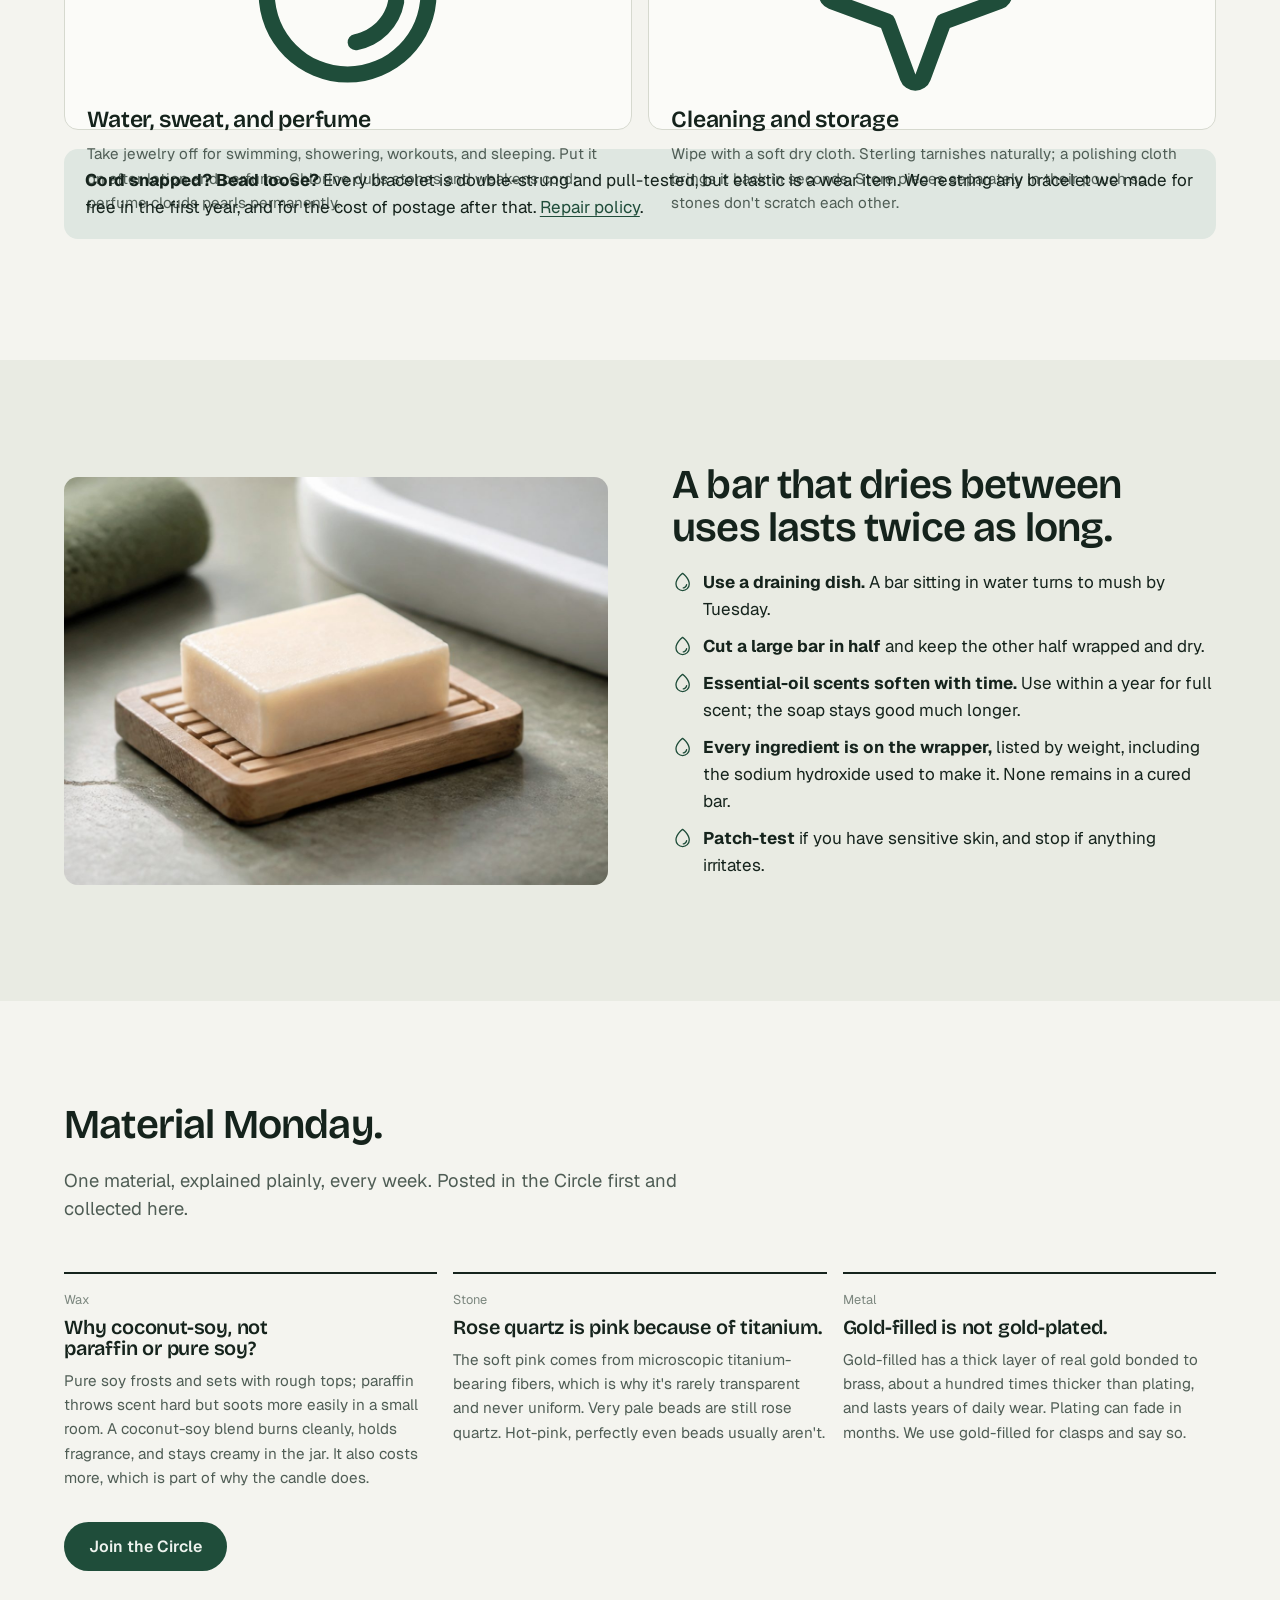
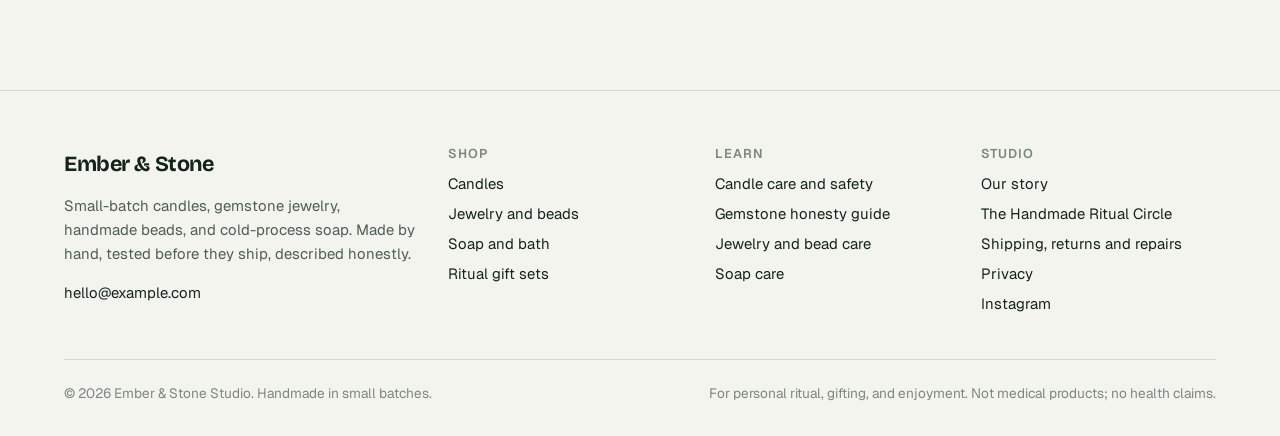
<file: handmade-ritual/learn.html>
<!DOCTYPE html>
<html lang="en">
<head>
  <meta charset="UTF-8" />
  <meta name="viewport" content="width=device-width, initial-scale=1.0" />
  <title>Learn, Ember &amp; Stone Studio</title>
  <meta name="description" content="Candle care and fire safety, a plain-language gemstone treatment glossary, jewelry and bead care, and soap care from a small handmade studio." />
  <meta property="og:title" content="Learn, Ember &amp; Stone Studio" />
  <meta property="og:description" content="Candle care and fire safety, a plain-language gemstone treatment glossary, jewelry and bead care, and soap care from a small handmade studio." />
  <meta property="og:type" content="website" />
  <!-- LAUNCH TODO: once the domain exists, add absolute og:image / og:url / canonical (see README). -->
  <meta name="theme-color" content="#1f4d3a" />
  <link rel="icon" href="data:image/svg+xml,%3Csvg xmlns='http://www.w3.org/2000/svg' viewBox='0 0 100 100'%3E%3Ccircle cx='50' cy='50' r='46' fill='%231f4d3a'/%3E%3Cpath d='M50 22c-9 12-15 20-15 30a15 15 0 0 0 30 0c0-10-6-18-15-30z' fill='%23eef3ee'/%3E%3C/svg%3E" />
  <link rel="preconnect" href="https://fonts.googleapis.com" />
  <link rel="preconnect" href="https://fonts.gstatic.com" crossorigin />
  <link href="https://fonts.googleapis.com/css2?family=Bricolage+Grotesque:opsz,wght@12..96,500;12..96,600;12..96,700&family=Geist:wght@400;500;600&display=swap" rel="stylesheet" media="print" onload="this.media='all'" />
  <noscript><link href="https://fonts.googleapis.com/css2?family=Bricolage+Grotesque:opsz,wght@12..96,500;12..96,600;12..96,700&family=Geist:wght@400;500;600&display=swap" rel="stylesheet" /></noscript>
  <link rel="stylesheet" href="styles.css" />
</head>
<body>
<a class="skip" href="#main">Skip to content</a>
<svg xmlns="http://www.w3.org/2000/svg" style="display:none" aria-hidden="true"><symbol id="ph-book-open" viewBox="0 0 256 256"><path d="M232,48H160a40,40,0,0,0-32,16A40,40,0,0,0,96,48H24a8,8,0,0,0-8,8V200a8,8,0,0,0,8,8H96a24,24,0,0,1,24,24,8,8,0,0,0,16,0,24,24,0,0,1,24-24h72a8,8,0,0,0,8-8V56A8,8,0,0,0,232,48ZM96,192H32V64H96a24,24,0,0,1,24,24V200A39.81,39.81,0,0,0,96,192Zm128,0H160a39.81,39.81,0,0,0-24,8V88a24,24,0,0,1,24-24h64Z"/></symbol><symbol id="ph-camera" viewBox="0 0 256 256"><path d="M208,56H180.28L166.65,35.56A8,8,0,0,0,160,32H96a8,8,0,0,0-6.65,3.56L75.71,56H48A24,24,0,0,0,24,80V192a24,24,0,0,0,24,24H208a24,24,0,0,0,24-24V80A24,24,0,0,0,208,56Zm8,136a8,8,0,0,1-8,8H48a8,8,0,0,1-8-8V80a8,8,0,0,1,8-8H80a8,8,0,0,0,6.66-3.56L100.28,48h55.43l13.63,20.44A8,8,0,0,0,176,72h32a8,8,0,0,1,8,8ZM128,88a44,44,0,1,0,44,44A44.05,44.05,0,0,0,128,88Zm0,72a28,28,0,1,1,28-28A28,28,0,0,1,128,160Z"/></symbol><symbol id="ph-chat-circle" viewBox="0 0 256 256"><path d="M128,24A104,104,0,0,0,36.18,176.88L24.83,210.93a16,16,0,0,0,20.24,20.24l34.05-11.35A104,104,0,1,0,128,24Zm0,192a87.87,87.87,0,0,1-44.06-11.81,8,8,0,0,0-6.54-.67L40,216,52.47,178.6a8,8,0,0,0-.66-6.54A88,88,0,1,1,128,216Z"/></symbol><symbol id="ph-drop" viewBox="0 0 256 256"><path d="M174,47.75a254.19,254.19,0,0,0-41.45-38.3,8,8,0,0,0-9.18,0A254.19,254.19,0,0,0,82,47.75C54.51,79.32,40,112.6,40,144a88,88,0,0,0,176,0C216,112.6,201.49,79.32,174,47.75ZM128,216a72.08,72.08,0,0,1-72-72c0-57.23,55.47-105,72-118,16.53,13,72,60.75,72,118A72.08,72.08,0,0,1,128,216Zm55.89-62.66a57.6,57.6,0,0,1-46.56,46.55A8.75,8.75,0,0,1,136,200a8,8,0,0,1-1.32-15.89c16.57-2.79,30.63-16.85,33.44-33.45a8,8,0,0,1,15.78,2.68Z"/></symbol><symbol id="ph-flame" viewBox="0 0 256 256"><path d="M173.79,51.48a221.25,221.25,0,0,0-41.67-34.34,8,8,0,0,0-8.24,0A221.25,221.25,0,0,0,82.21,51.48C54.59,80.48,40,112.47,40,144a88,88,0,0,0,176,0C216,112.47,201.41,80.48,173.79,51.48ZM96,184c0-27.67,22.53-47.28,32-54.3,9.48,7,32,26.63,32,54.3a32,32,0,0,1-64,0Zm77.27,15.93A47.8,47.8,0,0,0,176,184c0-44-42.09-69.79-43.88-70.86a8,8,0,0,0-8.24,0C122.09,114.21,80,140,80,184a47.8,47.8,0,0,0,2.73,15.93A71.88,71.88,0,0,1,56,144c0-34.41,20.4-63.15,37.52-81.19A216.21,216.21,0,0,1,128,33.54a215.77,215.77,0,0,1,34.48,29.27C193.49,95.5,200,125,200,144A71.88,71.88,0,0,1,173.27,199.93Z"/></symbol><symbol id="ph-hand-heart" viewBox="0 0 256 256"><path d="M230.33,141.06a24.34,24.34,0,0,0-18.61-4.77C230.5,117.33,240,98.48,240,80c0-26.47-21.29-48-47.46-48A47.58,47.58,0,0,0,156,48.75,47.58,47.58,0,0,0,119.46,32C93.29,32,72,53.53,72,80c0,11,3.24,21.69,10.06,33a31.87,31.87,0,0,0-14.75,8.4L44.69,144H16A16,16,0,0,0,0,160v40a16,16,0,0,0,16,16H120a7.93,7.93,0,0,0,1.94-.24l64-16a6.94,6.94,0,0,0,1.19-.4L226,182.82l.44-.2a24.6,24.6,0,0,0,3.93-41.56ZM119.46,48A31.15,31.15,0,0,1,148.6,67a8,8,0,0,0,14.8,0,31.15,31.15,0,0,1,29.14-19C209.59,48,224,62.65,224,80c0,19.51-15.79,41.58-45.66,63.9l-11.09,2.55A28,28,0,0,0,140,112H100.68C92.05,100.36,88,90.12,88,80,88,62.65,102.41,48,119.46,48ZM16,160H40v40H16Zm203.43,8.21-38,16.18L119,200H56V155.31l22.63-22.62A15.86,15.86,0,0,1,89.94,128H140a12,12,0,0,1,0,24H112a8,8,0,0,0,0,16h32a8.32,8.32,0,0,0,1.79-.2l67-15.41.31-.08a8.6,8.6,0,0,1,6.3,15.9Z"/></symbol><symbol id="ph-list" viewBox="0 0 256 256"><path d="M224,128a8,8,0,0,1-8,8H40a8,8,0,0,1,0-16H216A8,8,0,0,1,224,128ZM40,72H216a8,8,0,0,0,0-16H40a8,8,0,0,0,0,16ZM216,184H40a8,8,0,0,0,0,16H216a8,8,0,0,0,0-16Z"/></symbol><symbol id="ph-plus" viewBox="0 0 256 256"><path d="M224,128a8,8,0,0,1-8,8H136v80a8,8,0,0,1-16,0V136H40a8,8,0,0,1,0-16h80V40a8,8,0,0,1,16,0v80h80A8,8,0,0,1,224,128Z"/></symbol><symbol id="ph-shield-check" viewBox="0 0 256 256"><path d="M208,40H48A16,16,0,0,0,32,56v56c0,52.72,25.52,84.67,46.93,102.19,23.06,18.86,46,25.26,47,25.53a8,8,0,0,0,4.2,0c1-.27,23.91-6.67,47-25.53C198.48,196.67,224,164.72,224,112V56A16,16,0,0,0,208,40Zm0,72c0,37.07-13.66,67.16-40.6,89.42A129.3,129.3,0,0,1,128,223.62a128.25,128.25,0,0,1-38.92-21.81C61.82,179.51,48,149.3,48,112l0-56,160,0ZM82.34,141.66a8,8,0,0,1,11.32-11.32L112,148.69l50.34-50.35a8,8,0,0,1,11.32,11.32l-56,56a8,8,0,0,1-11.32,0Z"/></symbol><symbol id="ph-sparkle" viewBox="0 0 256 256"><path d="M197.58,129.06,146,110l-19-51.62a15.92,15.92,0,0,0-29.88,0L78,110l-51.62,19a15.92,15.92,0,0,0,0,29.88L78,178l19,51.62a15.92,15.92,0,0,0,29.88,0L146,178l51.62-19a15.92,15.92,0,0,0,0-29.88ZM137,164.22a8,8,0,0,0-4.74,4.74L112,223.85,91.78,169A8,8,0,0,0,87,164.22L32.15,144,87,123.78A8,8,0,0,0,91.78,119L112,64.15,132.22,119a8,8,0,0,0,4.74,4.74L191.85,144ZM144,40a8,8,0,0,1,8-8h16V16a8,8,0,0,1,16,0V32h16a8,8,0,0,1,0,16H184V64a8,8,0,0,1-16,0V48H152A8,8,0,0,1,144,40ZM248,88a8,8,0,0,1-8,8h-8v8a8,8,0,0,1-16,0V96h-8a8,8,0,0,1,0-16h8V72a8,8,0,0,1,16,0v8h8A8,8,0,0,1,248,88Z"/></symbol><symbol id="ph-users-three" viewBox="0 0 256 256"><path d="M244.8,150.4a8,8,0,0,1-11.2-1.6A51.6,51.6,0,0,0,192,128a8,8,0,0,1-7.37-4.89,8,8,0,0,1,0-6.22A8,8,0,0,1,192,112a24,24,0,1,0-23.24-30,8,8,0,1,1-15.5-4A40,40,0,1,1,219,117.51a67.94,67.94,0,0,1,27.43,21.68A8,8,0,0,1,244.8,150.4ZM190.92,212a8,8,0,1,1-13.84,8,57,57,0,0,0-98.16,0,8,8,0,1,1-13.84-8,72.06,72.06,0,0,1,33.74-29.92,48,48,0,1,1,58.36,0A72.06,72.06,0,0,1,190.92,212ZM128,176a32,32,0,1,0-32-32A32,32,0,0,0,128,176ZM72,120a8,8,0,0,0-8-8A24,24,0,1,1,87.24,82a8,8,0,1,0,15.5-4A40,40,0,1,0,37,117.51,67.94,67.94,0,0,0,9.6,139.19a8,8,0,1,0,12.8,9.61A51.6,51.6,0,0,1,64,128,8,8,0,0,0,72,120Z"/></symbol><symbol id="ph-warning" viewBox="0 0 256 256"><path d="M236.8,188.09,149.35,36.22h0a24.76,24.76,0,0,0-42.7,0L19.2,188.09a23.51,23.51,0,0,0,0,23.72A24.35,24.35,0,0,0,40.55,224h174.9a24.35,24.35,0,0,0,21.33-12.19A23.51,23.51,0,0,0,236.8,188.09ZM222.93,203.8a8.5,8.5,0,0,1-7.48,4.2H40.55a8.5,8.5,0,0,1-7.48-4.2,7.59,7.59,0,0,1,0-7.72L120.52,44.21a8.75,8.75,0,0,1,15,0l87.45,151.87A7.59,7.59,0,0,1,222.93,203.8ZM120,144V104a8,8,0,0,1,16,0v40a8,8,0,0,1-16,0Zm20,36a12,12,0,1,1-12-12A12,12,0,0,1,140,180Z"/></symbol></svg>
<div class="announce">Every candle is burn-tested before it ships. Processing time: <strong data-processing>2-4 business days</strong>.</div>
<header class="site-header">
  <div class="wrap nav">
    <a class="brand" href="index.html" aria-label="Ember and Stone Studio home">
      <span class="brand-mark"><span class="ph" aria-hidden="true"><svg><use href="#ph-flame"/></svg></span></span>
      Ember &amp; Stone
    </a>
    <button class="nav-toggle" aria-expanded="false" aria-controls="nav-links"><span class="ph" aria-hidden="true"><svg><use href="#ph-list"/></svg></span> Menu</button>
    <ul class="nav-links" id="nav-links">
      <li><a href="shop.html#candles" data-page="shop">Candles</a></li><li><a href="shop.html#jewelry" data-page="shop">Jewelry</a></li><li><a href="shop.html#soap" data-page="shop">Soap</a></li><li><a href="shop.html#sets" data-page="shop">Gift sets</a></li><li><a href="learn.html" data-page="learn" aria-current="page">Learn</a></li><li><a href="about.html" data-page="about">About</a></li>
      <li><a class="btn btn-primary btn-sm" data-shop-link href="#">Shop the collection</a></li>
    </ul>
  </div>
</header>
<main id="main">

<section class="page-hero">
  <div class="wrap">
    <h1>How to enjoy these things well.</h1>
    <p class="lede">Care and safety for everything we make, and a plain-language glossary so words like natural, stabilized, and lab-created mean something. This is the same information printed on our care cards.</p>
    <nav class="toc" aria-label="On this page">
      <a href="#candle-care">Candle care and safety</a><a href="#gemstones">Gemstone honesty guide</a><a href="#jewelry-care">Jewelry and bead care</a><a href="#soap-care">Soap care</a><a href="#material-monday">Material Monday</a>
    </nav>
  </div>
</section>

<section class="section" id="candle-care">
  <div class="wrap split">
    <div>
      <h2>The first burn decides everything.</h2>
      <p>Wax has memory. Blow a candle out before the melted pool reaches the edge of the jar and it will tunnel down the middle for the rest of its life. Give the first burn two to four hours.</p>
      <ul class="check">
        <li><span class="ph" aria-hidden="true"><svg><use href="#ph-flame"/></svg></span><span><strong>Trim the wick to a quarter inch</strong> before every burn. A long wick makes a tall flame, black smoke, and a hot jar.</span></li>
        <li><span class="ph" aria-hidden="true"><svg><use href="#ph-flame"/></svg></span><span><strong>Burn 2 to 4 hours at a time.</strong> Long enough for a full melt pool, not so long that the glass overheats.</span></li>
        <li><span class="ph" aria-hidden="true"><svg><use href="#ph-flame"/></svg></span><span><strong>Stop at half an inch of wax.</strong> Below that, the flame heats the glass base directly.</span></li>
        <li><span class="ph" aria-hidden="true"><svg><use href="#ph-flame"/></svg></span><span><strong>Keep it on a heat-safe surface,</strong> away from drafts, curtains, and anything that can catch.</span></li>
        <li><span class="ph" aria-hidden="true"><svg><use href="#ph-flame"/></svg></span><span><strong>Rough top after the first burn?</strong> Normal with natural waxes. It doesn't affect the next burn.</span></li>
      </ul>
    </div>
    <div class="safety" data-reveal>
      <h3><span class="ph" aria-hidden="true"><svg><use href="#ph-warning"/></svg></span> The three warnings on every label</h3>
      <p class="muted small">These follow the candle fire-safety labeling standard, ASTM F2058, which the U.S. Consumer Product Safety Commission and the National Candle Association point makers to.</p>
      <ul>
        <li><strong>Burn within sight.</strong> Never leave a burning candle unattended.</li>
        <li><strong>Keep away from things that catch fire.</strong></li>
        <li><strong>Keep away from children and pets.</strong></li>
      </ul>
      <p class="small" style="margin:.8rem 0 0">If a candle ever worries you (a flame taller than an inch and a half, heavy soot, a jar too hot to touch), put it out and <a data-contact-link="Candle safety concern" href="#">ask a question</a>. We would rather replace it than have you burn it.</p>
    </div>
  </div>
</section>

<section class="section alt" id="gemstones">
  <div class="wrap">
    <div class="section-head">
      <h2>What “natural” actually means, and what we tell you.</h2>
      <p class="lede">The Federal Trade Commission's Jewelry Guides require sellers to disclose gemstone treatments that aren't permanent, need special care, or affect value. We state the treatment status of every stone, every time.</p>
    </div>
    <dl class="glossary">
      <div><dt>Natural, untreated</dt><dd>Mined, cut, and polished. Nothing else done to it. Most of our quartz and tourmaline.</dd></div>
      <div><dt>Heated</dt><dd>Warmed to improve or change color. Common and stable in amethyst and citrine; most citrine on the market is heated amethyst. We say so if ours is.</dd></div>
      <div><dt>Dyed</dt><dd>Color added. Common in howlite sold as turquoise, in agate, and in cheap jade. Dye can fade or rub off. We never sell dyed stones as anything but dyed.</dd></div>
      <div><dt>Stabilized</dt><dd>Soft stone, often turquoise, set with resin so it can be cut and worn. Legitimate when disclosed.</dd></div>
      <div><dt>Coated</dt><dd>A surface film, like the rainbow on aura quartz. Beautiful, not natural, and it can scratch off.</dd></div>
      <div><dt>Lab-created</dt><dd>Same chemistry as the mined stone, grown in a lab. Real material, not mined. Always labeled.</dd></div>
      <div><dt>Imitation</dt><dd>Glass, resin, or a different stone made to look like another. We don't sell imitations as gemstones.</dd></div>
      <div><dt>Cultured (pearls)</dt><dd>Grown in a farmed mollusk. Nearly all pearls sold today are cultured. White freshwater pearls are routinely bleached and polished; we say so.</dd></div>
    </dl>
    <div class="callout" style="margin-top:2rem">
      <p><strong>How we talk about meaning.</strong> Stones have carried meaning in many traditions for a long time, and that's a lovely reason to wear one. We won't promise a bracelet will change your health, money, relationships, or mind; health claims need evidence under FTC rules, and nobody has it for a bracelet. So you'll see “traditionally associated with,” “a reminder of,” and “for a personal ritual.” An invitation, not a guarantee.</p>
      <p><strong>About certificates of authenticity.</strong> A printed certificate proves nothing for an everyday stone like rose quartz, and collectors know it. What helps: a clear photo of the real beads, a named source, an honest treatment disclosure, and a maker who answers questions.</p>
    </div>
  </div>
</section>

<section class="section" id="jewelry-care">
  <div class="wrap">
    <div class="section-head">
      <h2>Make a bracelet last for years, not months.</h2>
    </div>
    <div class="care">
      <div data-reveal><div><span class="ph" aria-hidden="true"><svg><use href="#ph-hand-heart"/></svg></span><h3>Roll it on like a sock</h3><p>Roll a stretch bracelet over your hand. Pulling it open with two fingers is how elastic dies. If it's too tight to roll, it's the wrong size, and we'll swap it.</p></div><figure class=""><div class="photo has-img tone-2" style="aspect-ratio:4/3"><img src="img/learn-bracelet.jpg" alt="Two hands rolling a rose quartz stretch bracelet over the knuckles" loading="lazy" width="1200" height="675" /></div></figure></div>
      <div data-reveal><span class="ph" aria-hidden="true"><svg><use href="#ph-drop"/></svg></span><h3>Water, sweat, and perfume</h3><p>Take jewelry off for swimming, showering, workouts, and sleeping. Put it on after lotion and perfume. Chlorine dulls stones and weakens cord; perfume clouds pearls permanently.</p></div>
      <div data-reveal><span class="ph" aria-hidden="true"><svg><use href="#ph-sparkle"/></svg></span><h3>Cleaning and storage</h3><p>Wipe with a soft dry cloth. Sterling tarnishes naturally; a polishing cloth brings it back in seconds. Store pieces separately in their pouch so stones don't scratch each other.</p></div>
    </div>
    <div class="callout"><p><strong>Cord snapped? Bead loose?</strong> Every bracelet is double-strung and pull-tested, but elastic is a wear item. We restring any bracelet we made for free in the first year, and for the cost of postage after that. <a href="policies.html#repairs">Repair policy</a>.</p></div>
  </div>
</section>

<section class="section alt" id="soap-care">
  <div class="wrap split">
    <figure class=""><div class="photo has-img tone-3"><img src="img/learn-soap.jpg" alt="A bar of pale soap resting dry on a slatted wooden dish" loading="lazy" width="1200" height="675" /></div></figure>
    <div>
      <h2>A bar that dries between uses lasts twice as long.</h2>
      <ul class="check">
        <li><span class="ph" aria-hidden="true"><svg><use href="#ph-drop"/></svg></span><span><strong>Use a draining dish.</strong> A bar sitting in water turns to mush by Tuesday.</span></li>
        <li><span class="ph" aria-hidden="true"><svg><use href="#ph-drop"/></svg></span><span><strong>Cut a large bar in half</strong> and keep the other half wrapped and dry.</span></li>
        <li><span class="ph" aria-hidden="true"><svg><use href="#ph-drop"/></svg></span><span><strong>Essential-oil scents soften with time.</strong> Use within a year for full scent; the soap stays good much longer.</span></li>
        <li><span class="ph" aria-hidden="true"><svg><use href="#ph-drop"/></svg></span><span><strong>Every ingredient is on the wrapper,</strong> listed by weight, including the sodium hydroxide used to make it. None remains in a cured bar.</span></li>
        <li><span class="ph" aria-hidden="true"><svg><use href="#ph-drop"/></svg></span><span><strong>Patch-test</strong> if you have sensitive skin, and stop if anything irritates.</span></li>
      </ul>
    </div>
  </div>
</section>

<section class="section" id="material-monday">
  <div class="wrap">
    <div class="section-head">
      <h2>Material Monday.</h2>
      <p class="lede">One material, explained plainly, every week. Posted in the Circle first and collected here.</p>
    </div>
    <div class="notes">
      <article data-reveal><div class="kind">Wax</div><h3>Why coconut-soy, not paraffin or pure soy?</h3><p>Pure soy frosts and sets with rough tops; paraffin throws scent hard but soots more easily in a small room. A coconut-soy blend burns cleanly, holds fragrance, and stays creamy in the jar. It also costs more, which is part of why the candle does.</p></article>
      <article data-reveal><div class="kind">Stone</div><h3>Rose quartz is pink because of titanium.</h3><p>The soft pink comes from microscopic titanium-bearing fibers, which is why it's rarely transparent and never uniform. Very pale beads are still rose quartz. Hot-pink, perfectly even beads usually aren't.</p></article>
      <article data-reveal><div class="kind">Metal</div><h3>Gold-filled is not gold-plated.</h3><p>Gold-filled has a thick layer of real gold bonded to brass, about a hundred times thicker than plating, and lasts years of daily wear. Plating can fade in months. We use gold-filled for clasps and say so.</p></article>
    </div>
    <p style="margin-top:2rem"><a class="btn btn-primary" href="community.html">Join the Circle</a></p>
  </div>
</section>
</main>
<footer class="site-footer">
  <div class="wrap">
    <div class="footer-grid">
      <div>
        <a class="brand" href="index.html">Ember &amp; Stone</a>
        <p style="margin-top:.8rem">Small-batch candles, gemstone jewelry, handmade beads, and cold-process soap. Made by hand, tested before they ship, described honestly.</p>
        <p><a data-contact-link="Hello from your website" href="#"><span data-contact-email>hello@example.com</span></a></p>
      </div>
      <div>
        <h2>Shop</h2>
        <ul>
          <li><a href="shop.html#candles">Candles</a></li>
          <li><a href="shop.html#jewelry">Jewelry and beads</a></li>
          <li><a href="shop.html#soap">Soap and bath</a></li>
          <li><a href="shop.html#sets">Ritual gift sets</a></li>
        </ul>
      </div>
      <div>
        <h2>Learn</h2>
        <ul>
          <li><a href="learn.html#candle-care">Candle care and safety</a></li>
          <li><a href="learn.html#gemstones">Gemstone honesty guide</a></li>
          <li><a href="learn.html#jewelry-care">Jewelry and bead care</a></li>
          <li><a href="learn.html#soap-care">Soap care</a></li>
        </ul>
      </div>
      <div>
        <h2>Studio</h2>
        <ul>
          <li><a href="about.html">Our story</a></li>
          <li><a href="community.html">The Handmade Ritual Circle</a></li>
          <li><a href="policies.html">Shipping, returns and repairs</a></li>
          <li><a href="policies.html#privacy">Privacy</a></li>
          <li><a data-social-link href="#">Instagram</a></li>
        </ul>
      </div>
    </div>
    <div class="footer-bottom">
      <span>&copy; <span data-year>2026</span> Ember &amp; Stone Studio. Handmade in small batches.</span>
      <span>For personal ritual, gifting, and enjoyment. Not medical products; no health claims.</span>
    </div>
  </div>
</footer>
<script src="site.js"></script>
</body>
</html>
</file>
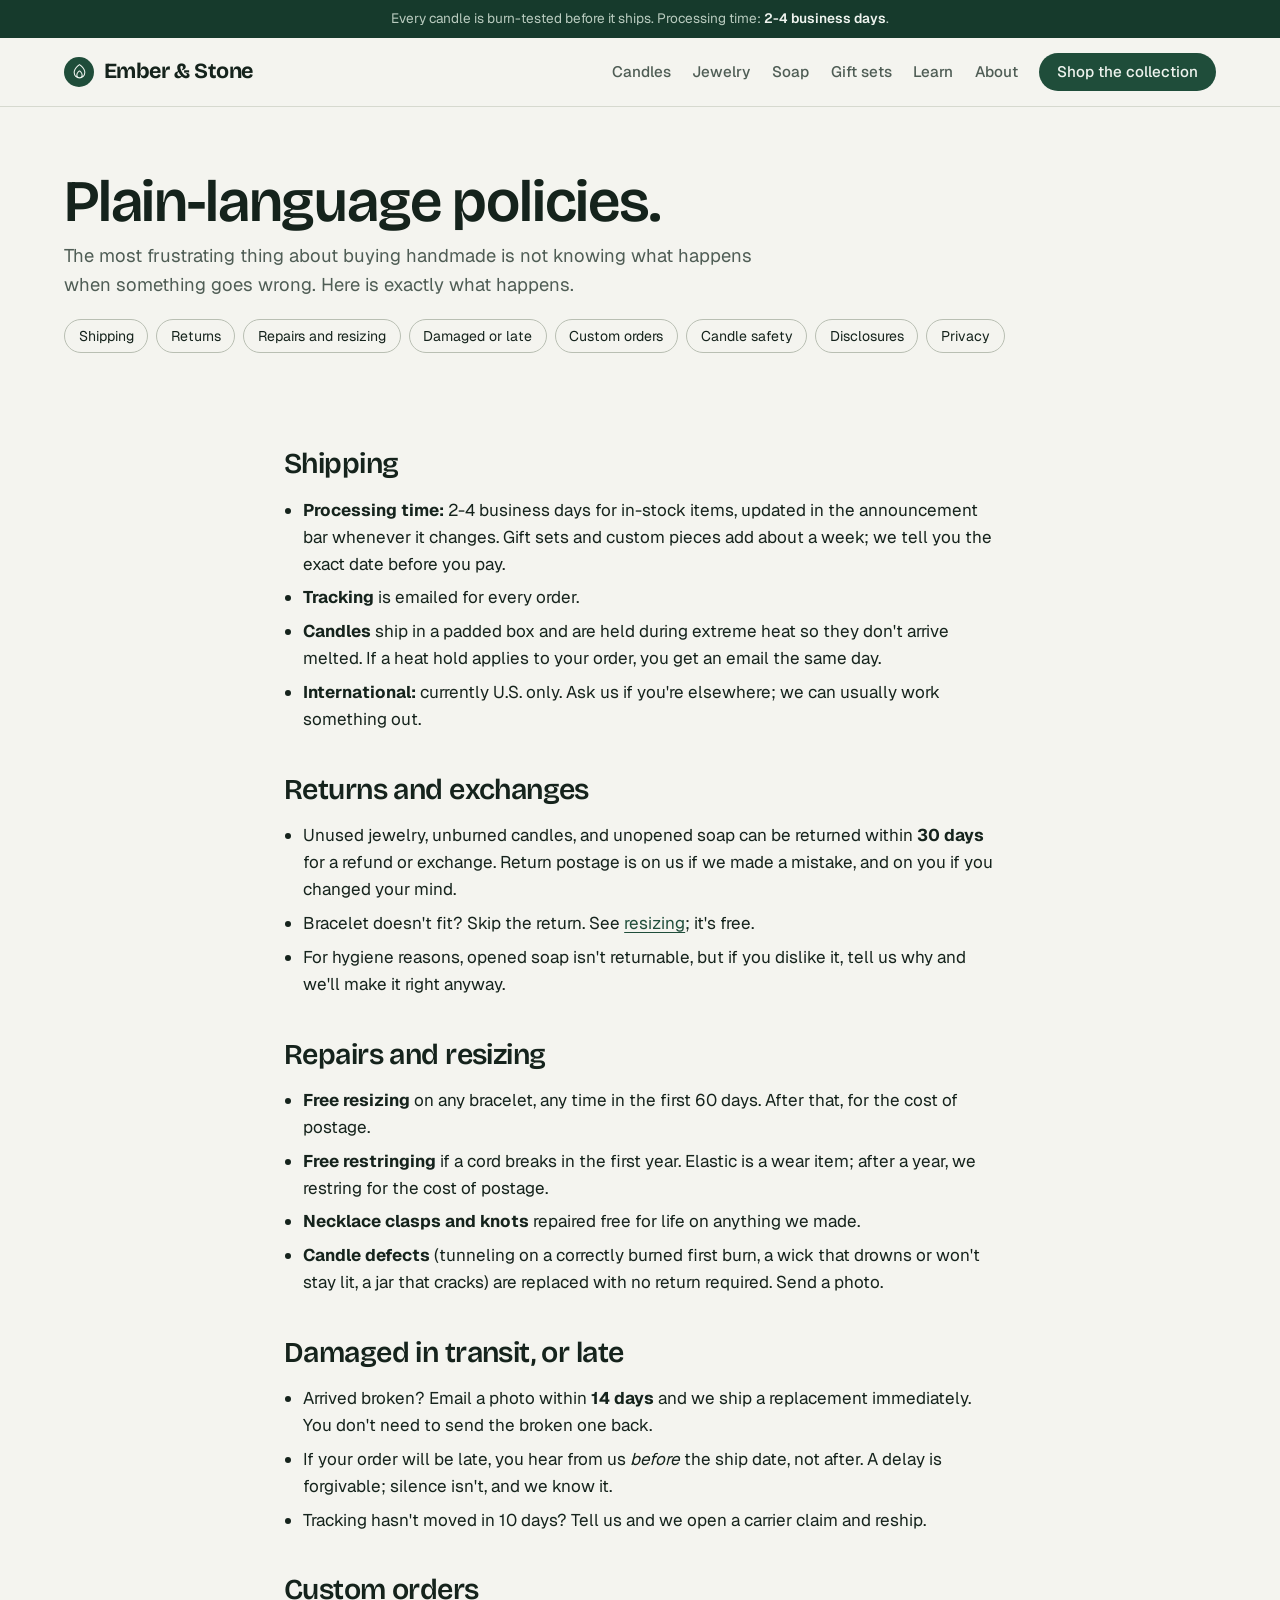
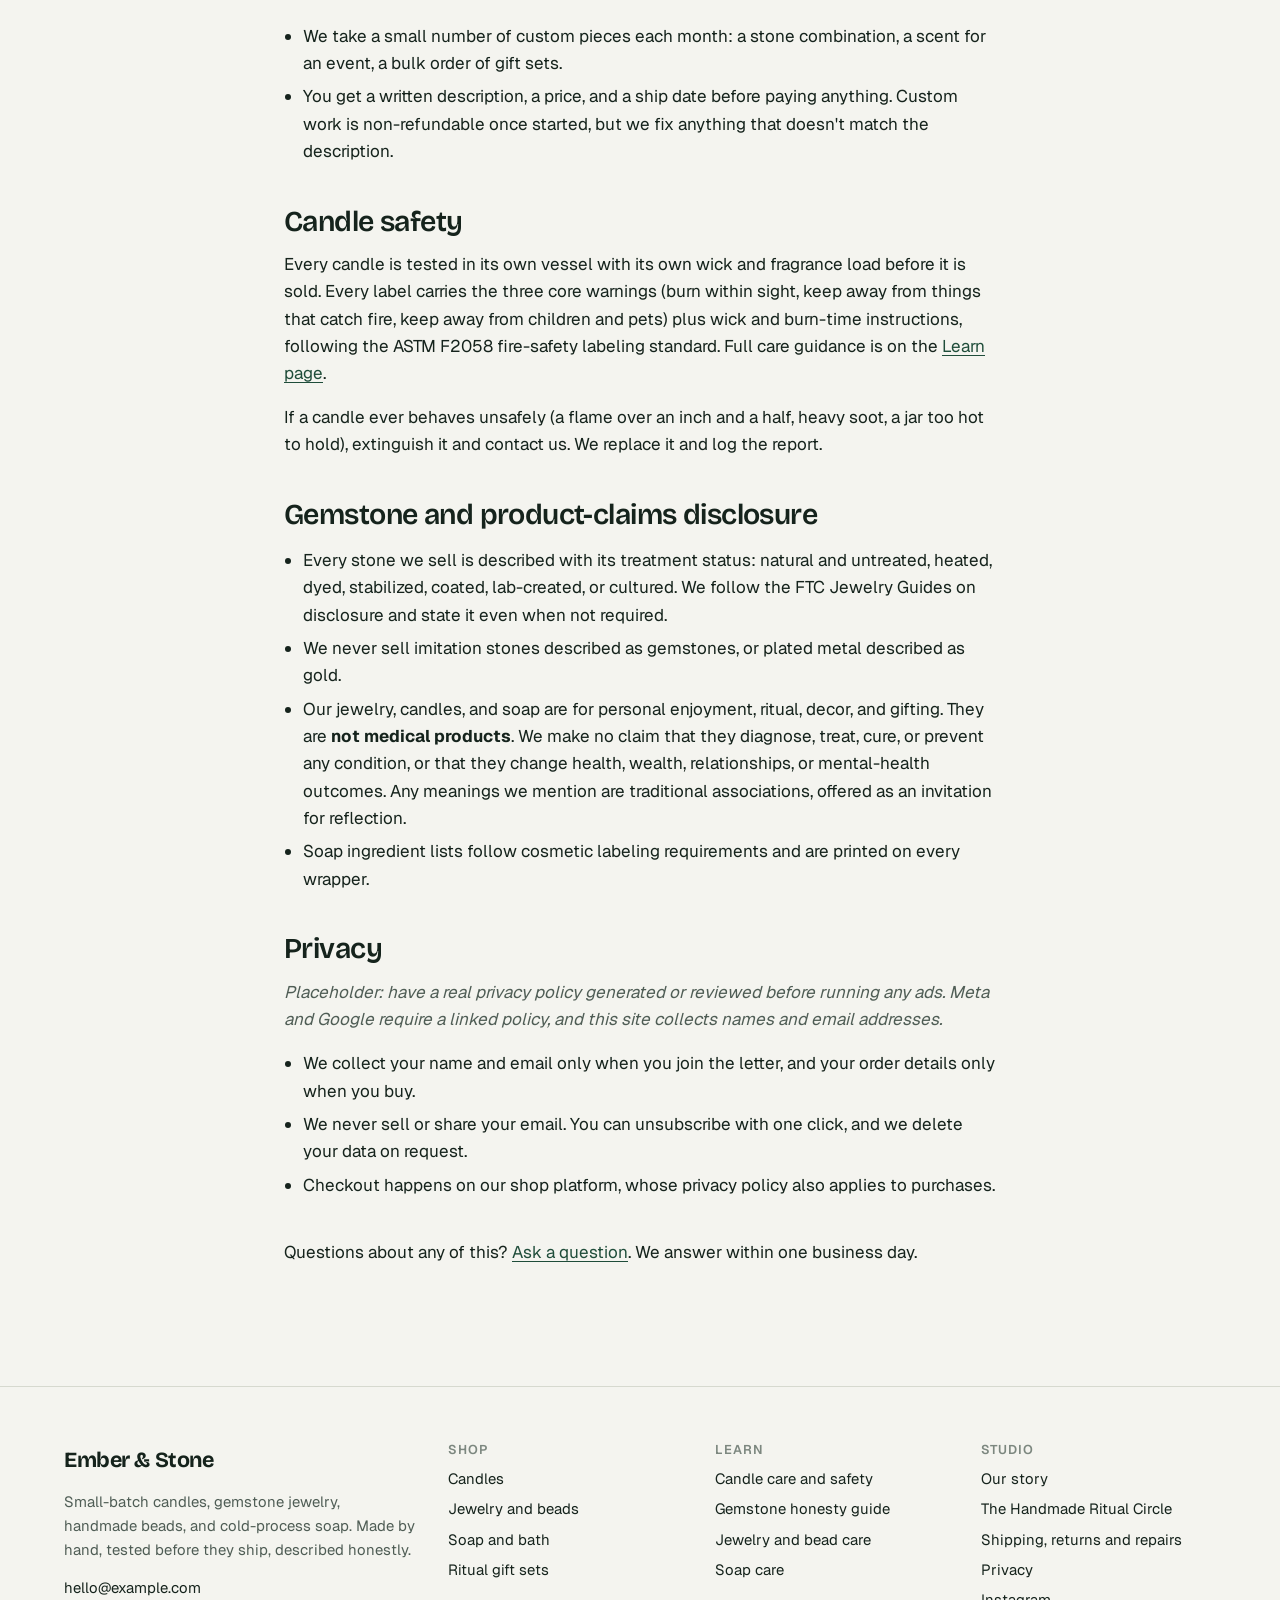
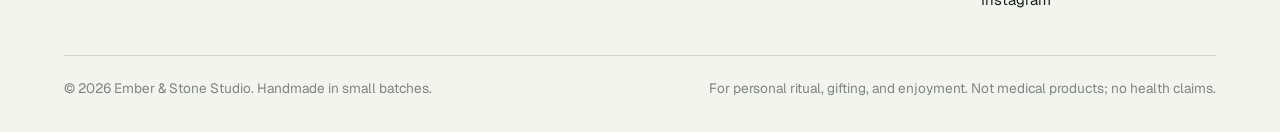
<file: handmade-ritual/policies.html>
<!DOCTYPE html>
<html lang="en">
<head>
  <meta charset="UTF-8" />
  <meta name="viewport" content="width=device-width, initial-scale=1.0" />
  <title>Policies, Ember &amp; Stone Studio</title>
  <meta name="description" content="Plain-language shipping, return, repair, resizing, candle safety, gemstone disclosure, and privacy policies for a small handmade shop." />
  <meta property="og:title" content="Policies, Ember &amp; Stone Studio" />
  <meta property="og:description" content="Plain-language shipping, return, repair, resizing, candle safety, gemstone disclosure, and privacy policies for a small handmade shop." />
  <meta property="og:type" content="website" />
  <!-- LAUNCH TODO: once the domain exists, add absolute og:image / og:url / canonical (see README). -->
  <meta name="theme-color" content="#1f4d3a" />
  <link rel="icon" href="data:image/svg+xml,%3Csvg xmlns='http://www.w3.org/2000/svg' viewBox='0 0 100 100'%3E%3Ccircle cx='50' cy='50' r='46' fill='%231f4d3a'/%3E%3Cpath d='M50 22c-9 12-15 20-15 30a15 15 0 0 0 30 0c0-10-6-18-15-30z' fill='%23eef3ee'/%3E%3C/svg%3E" />
  <link rel="preconnect" href="https://fonts.googleapis.com" />
  <link rel="preconnect" href="https://fonts.gstatic.com" crossorigin />
  <link href="https://fonts.googleapis.com/css2?family=Bricolage+Grotesque:opsz,wght@12..96,500;12..96,600;12..96,700&family=Geist:wght@400;500;600&display=swap" rel="stylesheet" media="print" onload="this.media='all'" />
  <noscript><link href="https://fonts.googleapis.com/css2?family=Bricolage+Grotesque:opsz,wght@12..96,500;12..96,600;12..96,700&family=Geist:wght@400;500;600&display=swap" rel="stylesheet" /></noscript>
  <link rel="stylesheet" href="styles.css" />
</head>
<body>
<a class="skip" href="#main">Skip to content</a>
<svg xmlns="http://www.w3.org/2000/svg" style="display:none" aria-hidden="true"><symbol id="ph-book-open" viewBox="0 0 256 256"><path d="M232,48H160a40,40,0,0,0-32,16A40,40,0,0,0,96,48H24a8,8,0,0,0-8,8V200a8,8,0,0,0,8,8H96a24,24,0,0,1,24,24,8,8,0,0,0,16,0,24,24,0,0,1,24-24h72a8,8,0,0,0,8-8V56A8,8,0,0,0,232,48ZM96,192H32V64H96a24,24,0,0,1,24,24V200A39.81,39.81,0,0,0,96,192Zm128,0H160a39.81,39.81,0,0,0-24,8V88a24,24,0,0,1,24-24h64Z"/></symbol><symbol id="ph-camera" viewBox="0 0 256 256"><path d="M208,56H180.28L166.65,35.56A8,8,0,0,0,160,32H96a8,8,0,0,0-6.65,3.56L75.71,56H48A24,24,0,0,0,24,80V192a24,24,0,0,0,24,24H208a24,24,0,0,0,24-24V80A24,24,0,0,0,208,56Zm8,136a8,8,0,0,1-8,8H48a8,8,0,0,1-8-8V80a8,8,0,0,1,8-8H80a8,8,0,0,0,6.66-3.56L100.28,48h55.43l13.63,20.44A8,8,0,0,0,176,72h32a8,8,0,0,1,8,8ZM128,88a44,44,0,1,0,44,44A44.05,44.05,0,0,0,128,88Zm0,72a28,28,0,1,1,28-28A28,28,0,0,1,128,160Z"/></symbol><symbol id="ph-chat-circle" viewBox="0 0 256 256"><path d="M128,24A104,104,0,0,0,36.18,176.88L24.83,210.93a16,16,0,0,0,20.24,20.24l34.05-11.35A104,104,0,1,0,128,24Zm0,192a87.87,87.87,0,0,1-44.06-11.81,8,8,0,0,0-6.54-.67L40,216,52.47,178.6a8,8,0,0,0-.66-6.54A88,88,0,1,1,128,216Z"/></symbol><symbol id="ph-drop" viewBox="0 0 256 256"><path d="M174,47.75a254.19,254.19,0,0,0-41.45-38.3,8,8,0,0,0-9.18,0A254.19,254.19,0,0,0,82,47.75C54.51,79.32,40,112.6,40,144a88,88,0,0,0,176,0C216,112.6,201.49,79.32,174,47.75ZM128,216a72.08,72.08,0,0,1-72-72c0-57.23,55.47-105,72-118,16.53,13,72,60.75,72,118A72.08,72.08,0,0,1,128,216Zm55.89-62.66a57.6,57.6,0,0,1-46.56,46.55A8.75,8.75,0,0,1,136,200a8,8,0,0,1-1.32-15.89c16.57-2.79,30.63-16.85,33.44-33.45a8,8,0,0,1,15.78,2.68Z"/></symbol><symbol id="ph-flame" viewBox="0 0 256 256"><path d="M173.79,51.48a221.25,221.25,0,0,0-41.67-34.34,8,8,0,0,0-8.24,0A221.25,221.25,0,0,0,82.21,51.48C54.59,80.48,40,112.47,40,144a88,88,0,0,0,176,0C216,112.47,201.41,80.48,173.79,51.48ZM96,184c0-27.67,22.53-47.28,32-54.3,9.48,7,32,26.63,32,54.3a32,32,0,0,1-64,0Zm77.27,15.93A47.8,47.8,0,0,0,176,184c0-44-42.09-69.79-43.88-70.86a8,8,0,0,0-8.24,0C122.09,114.21,80,140,80,184a47.8,47.8,0,0,0,2.73,15.93A71.88,71.88,0,0,1,56,144c0-34.41,20.4-63.15,37.52-81.19A216.21,216.21,0,0,1,128,33.54a215.77,215.77,0,0,1,34.48,29.27C193.49,95.5,200,125,200,144A71.88,71.88,0,0,1,173.27,199.93Z"/></symbol><symbol id="ph-hand-heart" viewBox="0 0 256 256"><path d="M230.33,141.06a24.34,24.34,0,0,0-18.61-4.77C230.5,117.33,240,98.48,240,80c0-26.47-21.29-48-47.46-48A47.58,47.58,0,0,0,156,48.75,47.58,47.58,0,0,0,119.46,32C93.29,32,72,53.53,72,80c0,11,3.24,21.69,10.06,33a31.87,31.87,0,0,0-14.75,8.4L44.69,144H16A16,16,0,0,0,0,160v40a16,16,0,0,0,16,16H120a7.93,7.93,0,0,0,1.94-.24l64-16a6.94,6.94,0,0,0,1.19-.4L226,182.82l.44-.2a24.6,24.6,0,0,0,3.93-41.56ZM119.46,48A31.15,31.15,0,0,1,148.6,67a8,8,0,0,0,14.8,0,31.15,31.15,0,0,1,29.14-19C209.59,48,224,62.65,224,80c0,19.51-15.79,41.58-45.66,63.9l-11.09,2.55A28,28,0,0,0,140,112H100.68C92.05,100.36,88,90.12,88,80,88,62.65,102.41,48,119.46,48ZM16,160H40v40H16Zm203.43,8.21-38,16.18L119,200H56V155.31l22.63-22.62A15.86,15.86,0,0,1,89.94,128H140a12,12,0,0,1,0,24H112a8,8,0,0,0,0,16h32a8.32,8.32,0,0,0,1.79-.2l67-15.41.31-.08a8.6,8.6,0,0,1,6.3,15.9Z"/></symbol><symbol id="ph-list" viewBox="0 0 256 256"><path d="M224,128a8,8,0,0,1-8,8H40a8,8,0,0,1,0-16H216A8,8,0,0,1,224,128ZM40,72H216a8,8,0,0,0,0-16H40a8,8,0,0,0,0,16ZM216,184H40a8,8,0,0,0,0,16H216a8,8,0,0,0,0-16Z"/></symbol><symbol id="ph-plus" viewBox="0 0 256 256"><path d="M224,128a8,8,0,0,1-8,8H136v80a8,8,0,0,1-16,0V136H40a8,8,0,0,1,0-16h80V40a8,8,0,0,1,16,0v80h80A8,8,0,0,1,224,128Z"/></symbol><symbol id="ph-shield-check" viewBox="0 0 256 256"><path d="M208,40H48A16,16,0,0,0,32,56v56c0,52.72,25.52,84.67,46.93,102.19,23.06,18.86,46,25.26,47,25.53a8,8,0,0,0,4.2,0c1-.27,23.91-6.67,47-25.53C198.48,196.67,224,164.72,224,112V56A16,16,0,0,0,208,40Zm0,72c0,37.07-13.66,67.16-40.6,89.42A129.3,129.3,0,0,1,128,223.62a128.25,128.25,0,0,1-38.92-21.81C61.82,179.51,48,149.3,48,112l0-56,160,0ZM82.34,141.66a8,8,0,0,1,11.32-11.32L112,148.69l50.34-50.35a8,8,0,0,1,11.32,11.32l-56,56a8,8,0,0,1-11.32,0Z"/></symbol><symbol id="ph-sparkle" viewBox="0 0 256 256"><path d="M197.58,129.06,146,110l-19-51.62a15.92,15.92,0,0,0-29.88,0L78,110l-51.62,19a15.92,15.92,0,0,0,0,29.88L78,178l19,51.62a15.92,15.92,0,0,0,29.88,0L146,178l51.62-19a15.92,15.92,0,0,0,0-29.88ZM137,164.22a8,8,0,0,0-4.74,4.74L112,223.85,91.78,169A8,8,0,0,0,87,164.22L32.15,144,87,123.78A8,8,0,0,0,91.78,119L112,64.15,132.22,119a8,8,0,0,0,4.74,4.74L191.85,144ZM144,40a8,8,0,0,1,8-8h16V16a8,8,0,0,1,16,0V32h16a8,8,0,0,1,0,16H184V64a8,8,0,0,1-16,0V48H152A8,8,0,0,1,144,40ZM248,88a8,8,0,0,1-8,8h-8v8a8,8,0,0,1-16,0V96h-8a8,8,0,0,1,0-16h8V72a8,8,0,0,1,16,0v8h8A8,8,0,0,1,248,88Z"/></symbol><symbol id="ph-users-three" viewBox="0 0 256 256"><path d="M244.8,150.4a8,8,0,0,1-11.2-1.6A51.6,51.6,0,0,0,192,128a8,8,0,0,1-7.37-4.89,8,8,0,0,1,0-6.22A8,8,0,0,1,192,112a24,24,0,1,0-23.24-30,8,8,0,1,1-15.5-4A40,40,0,1,1,219,117.51a67.94,67.94,0,0,1,27.43,21.68A8,8,0,0,1,244.8,150.4ZM190.92,212a8,8,0,1,1-13.84,8,57,57,0,0,0-98.16,0,8,8,0,1,1-13.84-8,72.06,72.06,0,0,1,33.74-29.92,48,48,0,1,1,58.36,0A72.06,72.06,0,0,1,190.92,212ZM128,176a32,32,0,1,0-32-32A32,32,0,0,0,128,176ZM72,120a8,8,0,0,0-8-8A24,24,0,1,1,87.24,82a8,8,0,1,0,15.5-4A40,40,0,1,0,37,117.51,67.94,67.94,0,0,0,9.6,139.19a8,8,0,1,0,12.8,9.61A51.6,51.6,0,0,1,64,128,8,8,0,0,0,72,120Z"/></symbol><symbol id="ph-warning" viewBox="0 0 256 256"><path d="M236.8,188.09,149.35,36.22h0a24.76,24.76,0,0,0-42.7,0L19.2,188.09a23.51,23.51,0,0,0,0,23.72A24.35,24.35,0,0,0,40.55,224h174.9a24.35,24.35,0,0,0,21.33-12.19A23.51,23.51,0,0,0,236.8,188.09ZM222.93,203.8a8.5,8.5,0,0,1-7.48,4.2H40.55a8.5,8.5,0,0,1-7.48-4.2,7.59,7.59,0,0,1,0-7.72L120.52,44.21a8.75,8.75,0,0,1,15,0l87.45,151.87A7.59,7.59,0,0,1,222.93,203.8ZM120,144V104a8,8,0,0,1,16,0v40a8,8,0,0,1-16,0Zm20,36a12,12,0,1,1-12-12A12,12,0,0,1,140,180Z"/></symbol></svg>
<div class="announce">Every candle is burn-tested before it ships. Processing time: <strong data-processing>2-4 business days</strong>.</div>
<header class="site-header">
  <div class="wrap nav">
    <a class="brand" href="index.html" aria-label="Ember and Stone Studio home">
      <span class="brand-mark"><span class="ph" aria-hidden="true"><svg><use href="#ph-flame"/></svg></span></span>
      Ember &amp; Stone
    </a>
    <button class="nav-toggle" aria-expanded="false" aria-controls="nav-links"><span class="ph" aria-hidden="true"><svg><use href="#ph-list"/></svg></span> Menu</button>
    <ul class="nav-links" id="nav-links">
      <li><a href="shop.html#candles" data-page="shop">Candles</a></li><li><a href="shop.html#jewelry" data-page="shop">Jewelry</a></li><li><a href="shop.html#soap" data-page="shop">Soap</a></li><li><a href="shop.html#sets" data-page="shop">Gift sets</a></li><li><a href="learn.html" data-page="learn">Learn</a></li><li><a href="about.html" data-page="about">About</a></li>
      <li><a class="btn btn-primary btn-sm" data-shop-link href="#">Shop the collection</a></li>
    </ul>
  </div>
</header>
<main id="main">

<section class="page-hero">
  <div class="wrap">
    <h1>Plain-language policies.</h1>
    <p class="lede">The most frustrating thing about buying handmade is not knowing what happens when something goes wrong. Here is exactly what happens.</p>
    <nav class="toc" aria-label="On this page">
      <a href="#shipping">Shipping</a><a href="#returns">Returns</a><a href="#repairs">Repairs and resizing</a><a href="#damage">Damaged or late</a><a href="#custom">Custom orders</a><a href="#candle-safety">Candle safety</a><a href="#claims">Disclosures</a><a href="#privacy">Privacy</a>
    </nav>
  </div>
</section>

<section class="section" style="padding-top:1rem">
  <div class="wrap policy">
    <h2 id="shipping">Shipping</h2>
    <ul>
      <li><strong>Processing time:</strong> <span data-processing>2-4 business days</span> for in-stock items, updated in the announcement bar whenever it changes. Gift sets and custom pieces add about a week; we tell you the exact date before you pay.</li>
      <li><strong>Tracking</strong> is emailed for every order.</li>
      <li><strong>Candles</strong> ship in a padded box and are held during extreme heat so they don't arrive melted. If a heat hold applies to your order, you get an email the same day.</li>
      <li><strong>International:</strong> currently U.S. only. Ask us if you're elsewhere; we can usually work something out.</li>
    </ul>

    <h2 id="returns">Returns and exchanges</h2>
    <ul>
      <li>Unused jewelry, unburned candles, and unopened soap can be returned within <strong>30 days</strong> for a refund or exchange. Return postage is on us if we made a mistake, and on you if you changed your mind.</li>
      <li>Bracelet doesn't fit? Skip the return. See <a href="#repairs">resizing</a>; it's free.</li>
      <li>For hygiene reasons, opened soap isn't returnable, but if you dislike it, tell us why and we'll make it right anyway.</li>
    </ul>

    <h2 id="repairs">Repairs and resizing</h2>
    <ul>
      <li><strong>Free resizing</strong> on any bracelet, any time in the first 60 days. After that, for the cost of postage.</li>
      <li><strong>Free restringing</strong> if a cord breaks in the first year. Elastic is a wear item; after a year, we restring for the cost of postage.</li>
      <li><strong>Necklace clasps and knots</strong> repaired free for life on anything we made.</li>
      <li><strong>Candle defects</strong> (tunneling on a correctly burned first burn, a wick that drowns or won't stay lit, a jar that cracks) are replaced with no return required. Send a photo.</li>
    </ul>

    <h2 id="damage">Damaged in transit, or late</h2>
    <ul>
      <li>Arrived broken? Email a photo within <strong>14 days</strong> and we ship a replacement immediately. You don't need to send the broken one back.</li>
      <li>If your order will be late, you hear from us <em>before</em> the ship date, not after. A delay is forgivable; silence isn't, and we know it.</li>
      <li>Tracking hasn't moved in 10 days? Tell us and we open a carrier claim and reship.</li>
    </ul>

    <h2 id="custom">Custom orders</h2>
    <ul>
      <li>We take a small number of custom pieces each month: a stone combination, a scent for an event, a bulk order of gift sets.</li>
      <li>You get a written description, a price, and a ship date before paying anything. Custom work is non-refundable once started, but we fix anything that doesn't match the description.</li>
    </ul>

    <h2 id="candle-safety">Candle safety</h2>
    <p>Every candle is tested in its own vessel with its own wick and fragrance load before it is sold. Every label carries the three core warnings (burn within sight, keep away from things that catch fire, keep away from children and pets) plus wick and burn-time instructions, following the ASTM F2058 fire-safety labeling standard. Full care guidance is on the <a href="learn.html#candle-care">Learn page</a>.</p>
    <p>If a candle ever behaves unsafely (a flame over an inch and a half, heavy soot, a jar too hot to hold), extinguish it and contact us. We replace it and log the report.</p>

    <h2 id="claims">Gemstone and product-claims disclosure</h2>
    <ul>
      <li>Every stone we sell is described with its treatment status: natural and untreated, heated, dyed, stabilized, coated, lab-created, or cultured. We follow the FTC Jewelry Guides on disclosure and state it even when not required.</li>
      <li>We never sell imitation stones described as gemstones, or plated metal described as gold.</li>
      <li>Our jewelry, candles, and soap are for personal enjoyment, ritual, decor, and gifting. They are <strong>not medical products</strong>. We make no claim that they diagnose, treat, cure, or prevent any condition, or that they change health, wealth, relationships, or mental-health outcomes. Any meanings we mention are traditional associations, offered as an invitation for reflection.</li>
      <li>Soap ingredient lists follow cosmetic labeling requirements and are printed on every wrapper.</li>
    </ul>

    <h2 id="privacy">Privacy</h2>
    <p class="muted"><em>Placeholder: have a real privacy policy generated or reviewed before running any ads. Meta and Google require a linked policy, and this site collects names and email addresses.</em></p>
    <ul>
      <li>We collect your name and email only when you join the letter, and your order details only when you buy.</li>
      <li>We never sell or share your email. You can unsubscribe with one click, and we delete your data on request.</li>
      <li>Checkout happens on our shop platform, whose privacy policy also applies to purchases.</li>
    </ul>
    <p style="margin-top:2.5rem">Questions about any of this? <a data-contact-link="Question about your policies" href="#">Ask a question</a>. We answer within one business day.</p>
  </div>
</section>
</main>
<footer class="site-footer">
  <div class="wrap">
    <div class="footer-grid">
      <div>
        <a class="brand" href="index.html">Ember &amp; Stone</a>
        <p style="margin-top:.8rem">Small-batch candles, gemstone jewelry, handmade beads, and cold-process soap. Made by hand, tested before they ship, described honestly.</p>
        <p><a data-contact-link="Hello from your website" href="#"><span data-contact-email>hello@example.com</span></a></p>
      </div>
      <div>
        <h2>Shop</h2>
        <ul>
          <li><a href="shop.html#candles">Candles</a></li>
          <li><a href="shop.html#jewelry">Jewelry and beads</a></li>
          <li><a href="shop.html#soap">Soap and bath</a></li>
          <li><a href="shop.html#sets">Ritual gift sets</a></li>
        </ul>
      </div>
      <div>
        <h2>Learn</h2>
        <ul>
          <li><a href="learn.html#candle-care">Candle care and safety</a></li>
          <li><a href="learn.html#gemstones">Gemstone honesty guide</a></li>
          <li><a href="learn.html#jewelry-care">Jewelry and bead care</a></li>
          <li><a href="learn.html#soap-care">Soap care</a></li>
        </ul>
      </div>
      <div>
        <h2>Studio</h2>
        <ul>
          <li><a href="about.html">Our story</a></li>
          <li><a href="community.html">The Handmade Ritual Circle</a></li>
          <li><a href="policies.html">Shipping, returns and repairs</a></li>
          <li><a href="policies.html#privacy">Privacy</a></li>
          <li><a data-social-link href="#">Instagram</a></li>
        </ul>
      </div>
    </div>
    <div class="footer-bottom">
      <span>&copy; <span data-year>2026</span> Ember &amp; Stone Studio. Handmade in small batches.</span>
      <span>For personal ritual, gifting, and enjoyment. Not medical products; no health claims.</span>
    </div>
  </div>
</footer>
<script src="site.js"></script>
</body>
</html>
</file>
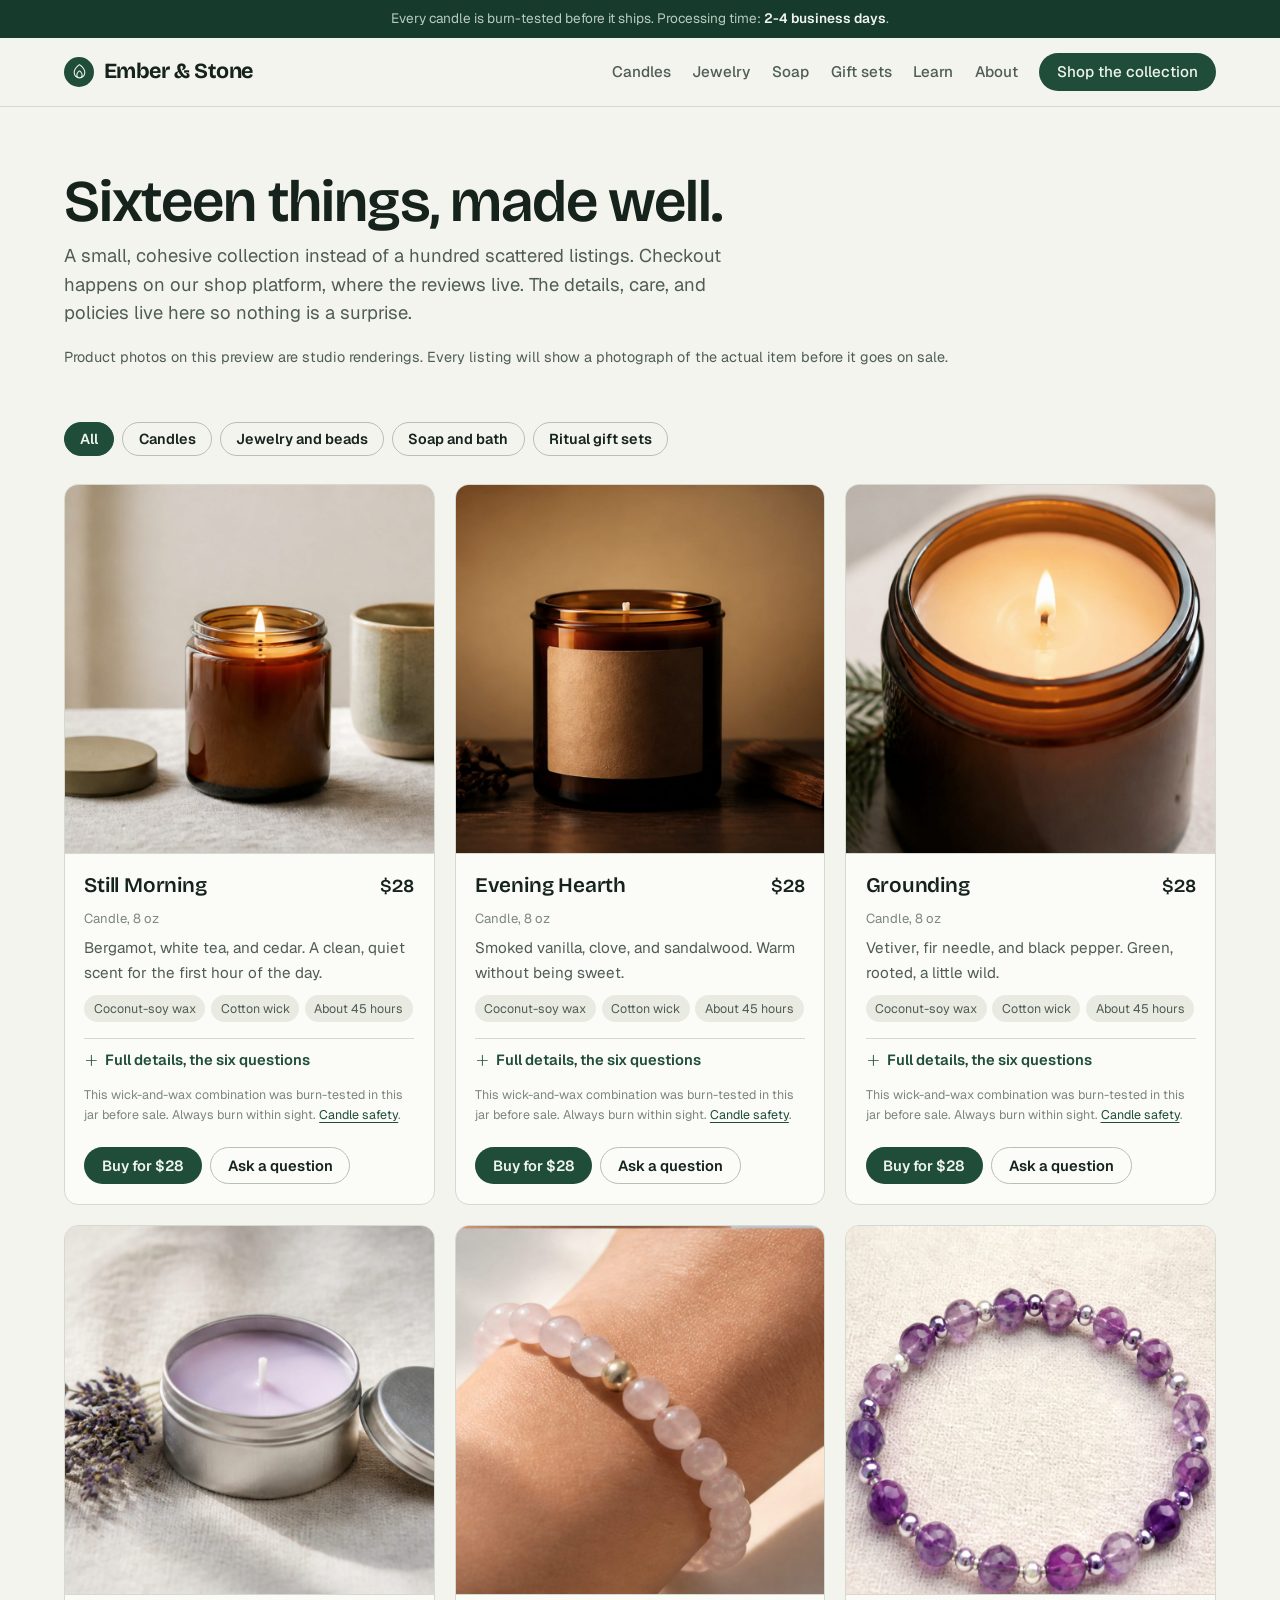
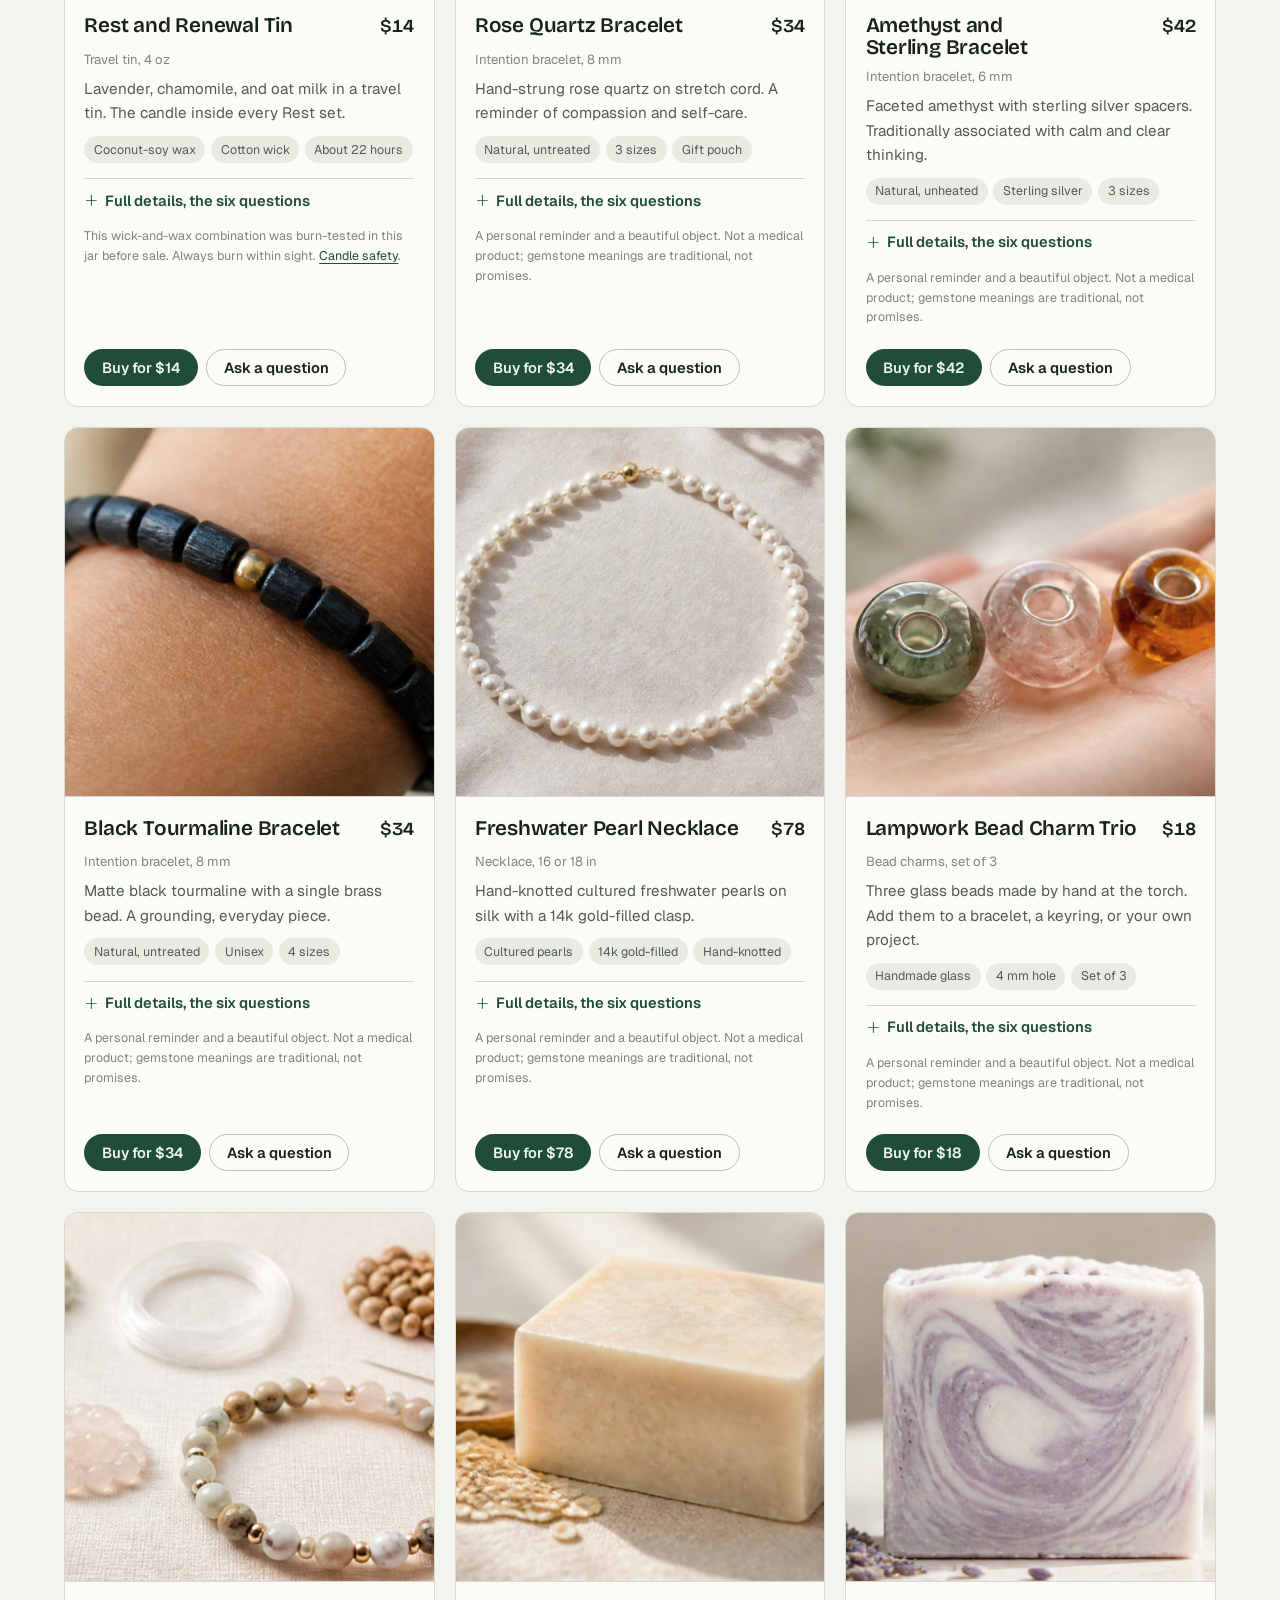
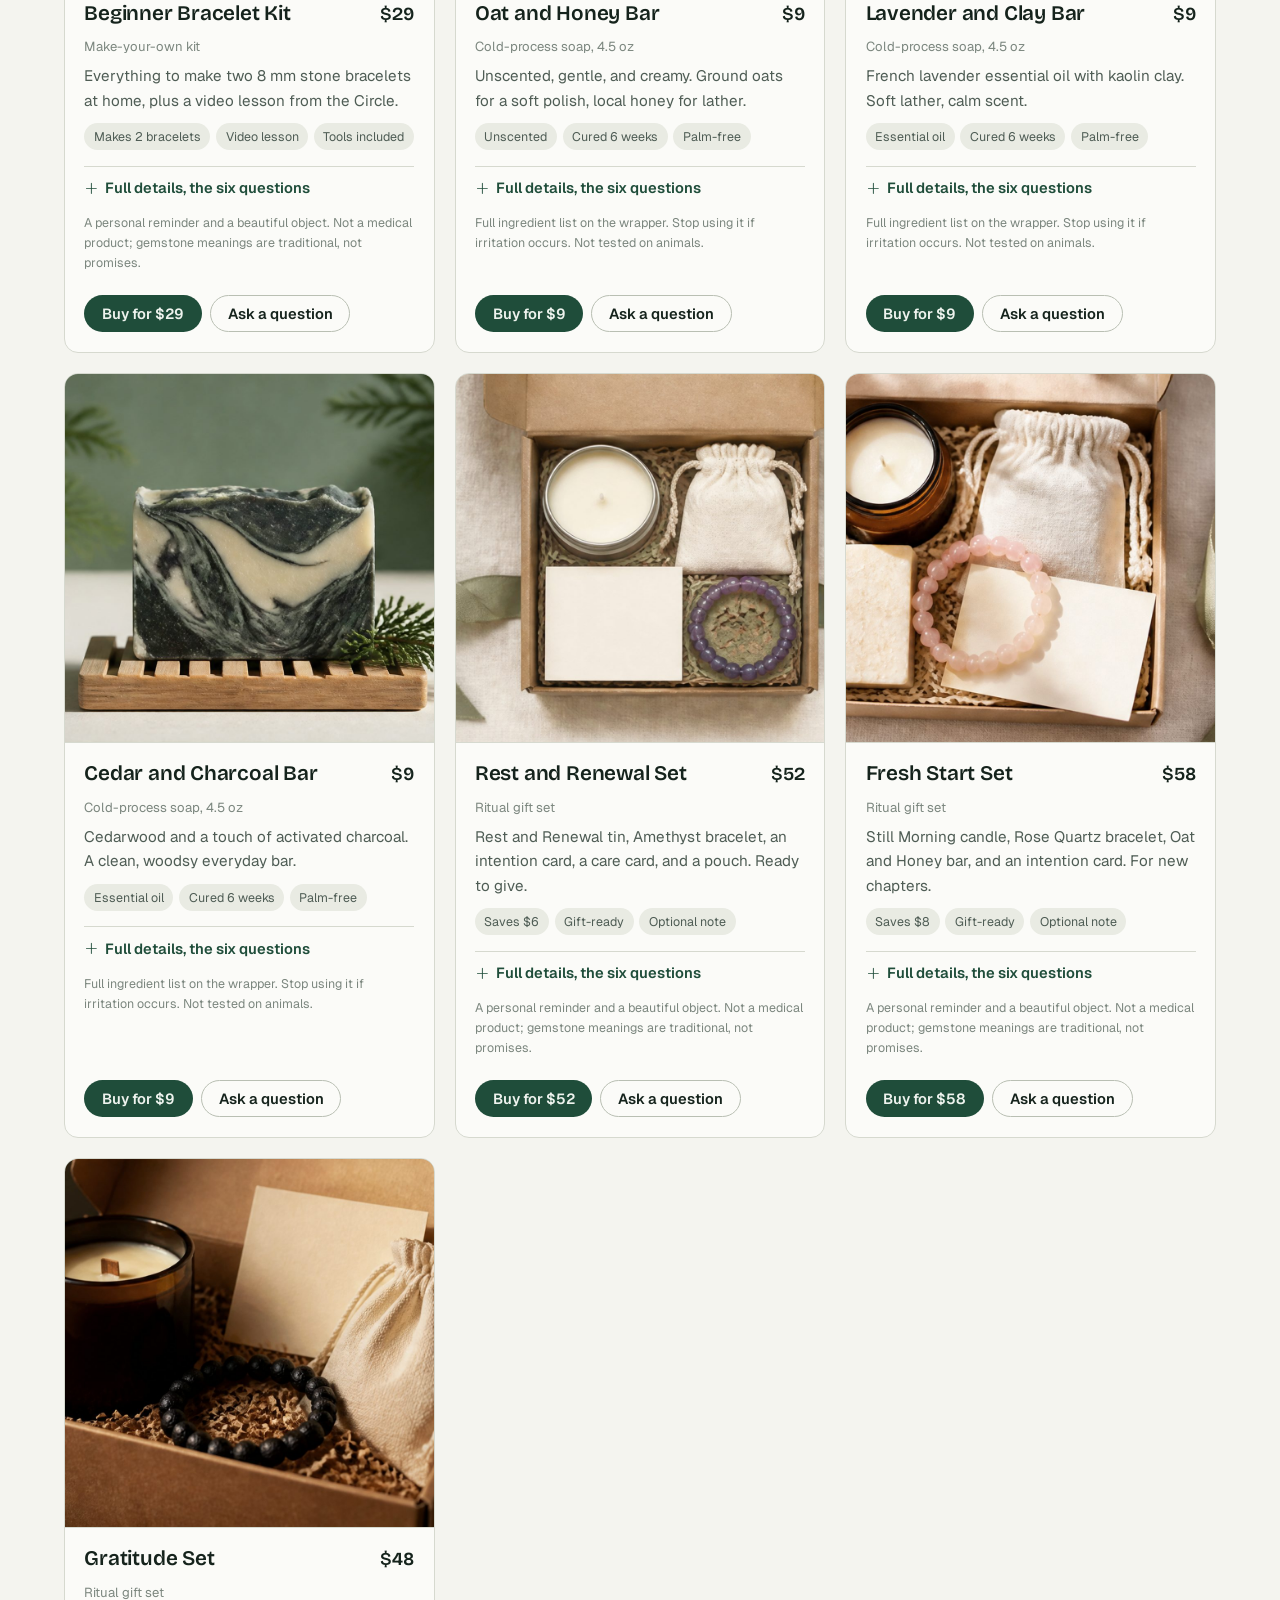
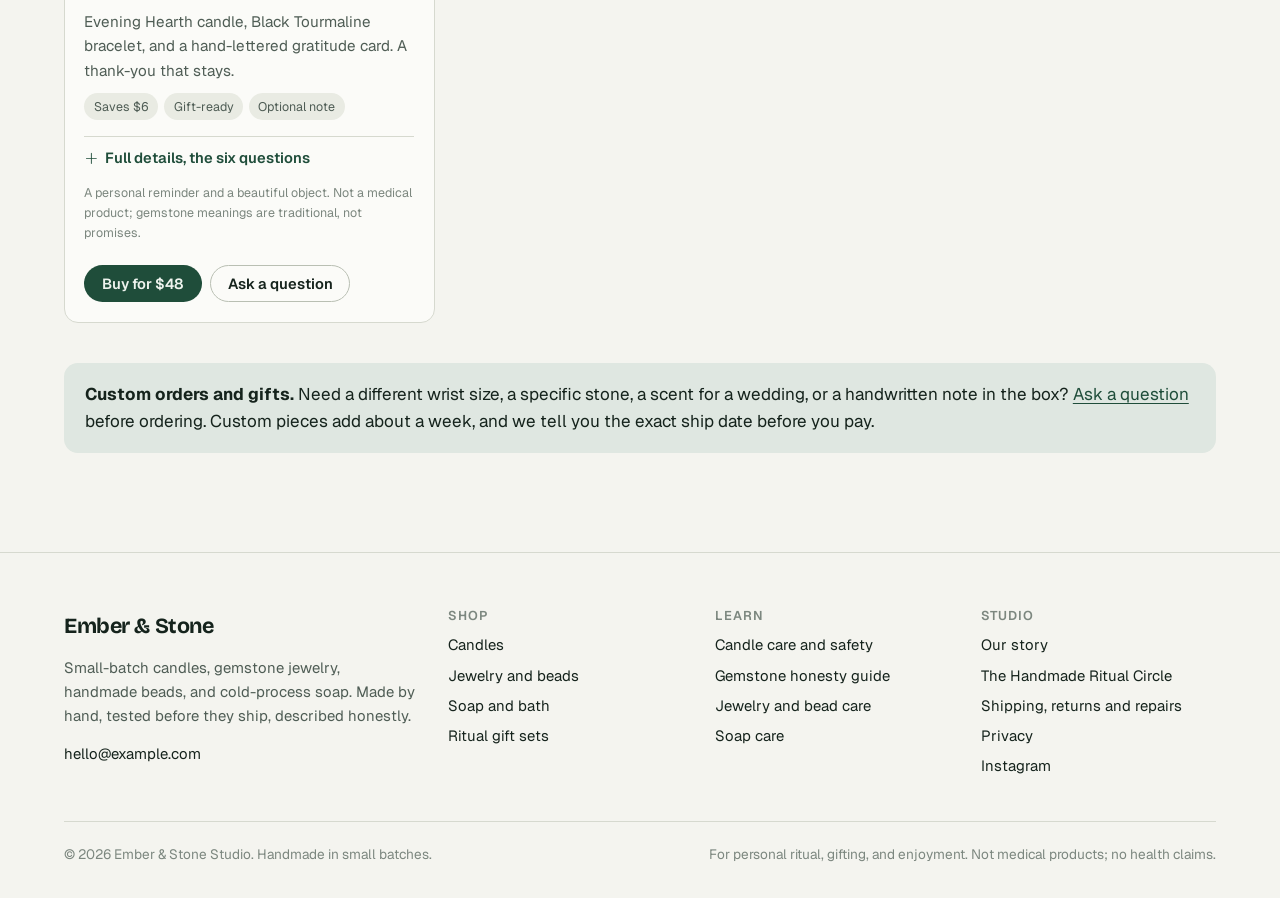
<file: handmade-ritual/shop.html>
<!DOCTYPE html>
<html lang="en">
<head>
  <meta charset="UTF-8" />
  <meta name="viewport" content="width=device-width, initial-scale=1.0" />
  <title>Shop, Ember &amp; Stone Studio</title>
  <meta name="description" content="Sixteen handmade items: candles, intention bracelets, lampwork beads, cold-process soap, and ritual gift sets, each with full materials, sizes, care, and shipping details." />
  <meta property="og:title" content="Shop, Ember &amp; Stone Studio" />
  <meta property="og:description" content="Sixteen handmade items: candles, intention bracelets, lampwork beads, cold-process soap, and ritual gift sets, each with full materials, sizes, care, and shipping details." />
  <meta property="og:type" content="website" />
  <!-- LAUNCH TODO: once the domain exists, add absolute og:image / og:url / canonical (see README). -->
  <meta name="theme-color" content="#1f4d3a" />
  <link rel="icon" href="data:image/svg+xml,%3Csvg xmlns='http://www.w3.org/2000/svg' viewBox='0 0 100 100'%3E%3Ccircle cx='50' cy='50' r='46' fill='%231f4d3a'/%3E%3Cpath d='M50 22c-9 12-15 20-15 30a15 15 0 0 0 30 0c0-10-6-18-15-30z' fill='%23eef3ee'/%3E%3C/svg%3E" />
  <link rel="preconnect" href="https://fonts.googleapis.com" />
  <link rel="preconnect" href="https://fonts.gstatic.com" crossorigin />
  <link href="https://fonts.googleapis.com/css2?family=Bricolage+Grotesque:opsz,wght@12..96,500;12..96,600;12..96,700&family=Geist:wght@400;500;600&display=swap" rel="stylesheet" media="print" onload="this.media='all'" />
  <noscript><link href="https://fonts.googleapis.com/css2?family=Bricolage+Grotesque:opsz,wght@12..96,500;12..96,600;12..96,700&family=Geist:wght@400;500;600&display=swap" rel="stylesheet" /></noscript>
  <link rel="stylesheet" href="styles.css" />
</head>
<body>
<a class="skip" href="#main">Skip to content</a>
<svg xmlns="http://www.w3.org/2000/svg" style="display:none" aria-hidden="true"><symbol id="ph-book-open" viewBox="0 0 256 256"><path d="M232,48H160a40,40,0,0,0-32,16A40,40,0,0,0,96,48H24a8,8,0,0,0-8,8V200a8,8,0,0,0,8,8H96a24,24,0,0,1,24,24,8,8,0,0,0,16,0,24,24,0,0,1,24-24h72a8,8,0,0,0,8-8V56A8,8,0,0,0,232,48ZM96,192H32V64H96a24,24,0,0,1,24,24V200A39.81,39.81,0,0,0,96,192Zm128,0H160a39.81,39.81,0,0,0-24,8V88a24,24,0,0,1,24-24h64Z"/></symbol><symbol id="ph-camera" viewBox="0 0 256 256"><path d="M208,56H180.28L166.65,35.56A8,8,0,0,0,160,32H96a8,8,0,0,0-6.65,3.56L75.71,56H48A24,24,0,0,0,24,80V192a24,24,0,0,0,24,24H208a24,24,0,0,0,24-24V80A24,24,0,0,0,208,56Zm8,136a8,8,0,0,1-8,8H48a8,8,0,0,1-8-8V80a8,8,0,0,1,8-8H80a8,8,0,0,0,6.66-3.56L100.28,48h55.43l13.63,20.44A8,8,0,0,0,176,72h32a8,8,0,0,1,8,8ZM128,88a44,44,0,1,0,44,44A44.05,44.05,0,0,0,128,88Zm0,72a28,28,0,1,1,28-28A28,28,0,0,1,128,160Z"/></symbol><symbol id="ph-chat-circle" viewBox="0 0 256 256"><path d="M128,24A104,104,0,0,0,36.18,176.88L24.83,210.93a16,16,0,0,0,20.24,20.24l34.05-11.35A104,104,0,1,0,128,24Zm0,192a87.87,87.87,0,0,1-44.06-11.81,8,8,0,0,0-6.54-.67L40,216,52.47,178.6a8,8,0,0,0-.66-6.54A88,88,0,1,1,128,216Z"/></symbol><symbol id="ph-drop" viewBox="0 0 256 256"><path d="M174,47.75a254.19,254.19,0,0,0-41.45-38.3,8,8,0,0,0-9.18,0A254.19,254.19,0,0,0,82,47.75C54.51,79.32,40,112.6,40,144a88,88,0,0,0,176,0C216,112.6,201.49,79.32,174,47.75ZM128,216a72.08,72.08,0,0,1-72-72c0-57.23,55.47-105,72-118,16.53,13,72,60.75,72,118A72.08,72.08,0,0,1,128,216Zm55.89-62.66a57.6,57.6,0,0,1-46.56,46.55A8.75,8.75,0,0,1,136,200a8,8,0,0,1-1.32-15.89c16.57-2.79,30.63-16.85,33.44-33.45a8,8,0,0,1,15.78,2.68Z"/></symbol><symbol id="ph-flame" viewBox="0 0 256 256"><path d="M173.79,51.48a221.25,221.25,0,0,0-41.67-34.34,8,8,0,0,0-8.24,0A221.25,221.25,0,0,0,82.21,51.48C54.59,80.48,40,112.47,40,144a88,88,0,0,0,176,0C216,112.47,201.41,80.48,173.79,51.48ZM96,184c0-27.67,22.53-47.28,32-54.3,9.48,7,32,26.63,32,54.3a32,32,0,0,1-64,0Zm77.27,15.93A47.8,47.8,0,0,0,176,184c0-44-42.09-69.79-43.88-70.86a8,8,0,0,0-8.24,0C122.09,114.21,80,140,80,184a47.8,47.8,0,0,0,2.73,15.93A71.88,71.88,0,0,1,56,144c0-34.41,20.4-63.15,37.52-81.19A216.21,216.21,0,0,1,128,33.54a215.77,215.77,0,0,1,34.48,29.27C193.49,95.5,200,125,200,144A71.88,71.88,0,0,1,173.27,199.93Z"/></symbol><symbol id="ph-hand-heart" viewBox="0 0 256 256"><path d="M230.33,141.06a24.34,24.34,0,0,0-18.61-4.77C230.5,117.33,240,98.48,240,80c0-26.47-21.29-48-47.46-48A47.58,47.58,0,0,0,156,48.75,47.58,47.58,0,0,0,119.46,32C93.29,32,72,53.53,72,80c0,11,3.24,21.69,10.06,33a31.87,31.87,0,0,0-14.75,8.4L44.69,144H16A16,16,0,0,0,0,160v40a16,16,0,0,0,16,16H120a7.93,7.93,0,0,0,1.94-.24l64-16a6.94,6.94,0,0,0,1.19-.4L226,182.82l.44-.2a24.6,24.6,0,0,0,3.93-41.56ZM119.46,48A31.15,31.15,0,0,1,148.6,67a8,8,0,0,0,14.8,0,31.15,31.15,0,0,1,29.14-19C209.59,48,224,62.65,224,80c0,19.51-15.79,41.58-45.66,63.9l-11.09,2.55A28,28,0,0,0,140,112H100.68C92.05,100.36,88,90.12,88,80,88,62.65,102.41,48,119.46,48ZM16,160H40v40H16Zm203.43,8.21-38,16.18L119,200H56V155.31l22.63-22.62A15.86,15.86,0,0,1,89.94,128H140a12,12,0,0,1,0,24H112a8,8,0,0,0,0,16h32a8.32,8.32,0,0,0,1.79-.2l67-15.41.31-.08a8.6,8.6,0,0,1,6.3,15.9Z"/></symbol><symbol id="ph-list" viewBox="0 0 256 256"><path d="M224,128a8,8,0,0,1-8,8H40a8,8,0,0,1,0-16H216A8,8,0,0,1,224,128ZM40,72H216a8,8,0,0,0,0-16H40a8,8,0,0,0,0,16ZM216,184H40a8,8,0,0,0,0,16H216a8,8,0,0,0,0-16Z"/></symbol><symbol id="ph-plus" viewBox="0 0 256 256"><path d="M224,128a8,8,0,0,1-8,8H136v80a8,8,0,0,1-16,0V136H40a8,8,0,0,1,0-16h80V40a8,8,0,0,1,16,0v80h80A8,8,0,0,1,224,128Z"/></symbol><symbol id="ph-shield-check" viewBox="0 0 256 256"><path d="M208,40H48A16,16,0,0,0,32,56v56c0,52.72,25.52,84.67,46.93,102.19,23.06,18.86,46,25.26,47,25.53a8,8,0,0,0,4.2,0c1-.27,23.91-6.67,47-25.53C198.48,196.67,224,164.72,224,112V56A16,16,0,0,0,208,40Zm0,72c0,37.07-13.66,67.16-40.6,89.42A129.3,129.3,0,0,1,128,223.62a128.25,128.25,0,0,1-38.92-21.81C61.82,179.51,48,149.3,48,112l0-56,160,0ZM82.34,141.66a8,8,0,0,1,11.32-11.32L112,148.69l50.34-50.35a8,8,0,0,1,11.32,11.32l-56,56a8,8,0,0,1-11.32,0Z"/></symbol><symbol id="ph-sparkle" viewBox="0 0 256 256"><path d="M197.58,129.06,146,110l-19-51.62a15.92,15.92,0,0,0-29.88,0L78,110l-51.62,19a15.92,15.92,0,0,0,0,29.88L78,178l19,51.62a15.92,15.92,0,0,0,29.88,0L146,178l51.62-19a15.92,15.92,0,0,0,0-29.88ZM137,164.22a8,8,0,0,0-4.74,4.74L112,223.85,91.78,169A8,8,0,0,0,87,164.22L32.15,144,87,123.78A8,8,0,0,0,91.78,119L112,64.15,132.22,119a8,8,0,0,0,4.74,4.74L191.85,144ZM144,40a8,8,0,0,1,8-8h16V16a8,8,0,0,1,16,0V32h16a8,8,0,0,1,0,16H184V64a8,8,0,0,1-16,0V48H152A8,8,0,0,1,144,40ZM248,88a8,8,0,0,1-8,8h-8v8a8,8,0,0,1-16,0V96h-8a8,8,0,0,1,0-16h8V72a8,8,0,0,1,16,0v8h8A8,8,0,0,1,248,88Z"/></symbol><symbol id="ph-users-three" viewBox="0 0 256 256"><path d="M244.8,150.4a8,8,0,0,1-11.2-1.6A51.6,51.6,0,0,0,192,128a8,8,0,0,1-7.37-4.89,8,8,0,0,1,0-6.22A8,8,0,0,1,192,112a24,24,0,1,0-23.24-30,8,8,0,1,1-15.5-4A40,40,0,1,1,219,117.51a67.94,67.94,0,0,1,27.43,21.68A8,8,0,0,1,244.8,150.4ZM190.92,212a8,8,0,1,1-13.84,8,57,57,0,0,0-98.16,0,8,8,0,1,1-13.84-8,72.06,72.06,0,0,1,33.74-29.92,48,48,0,1,1,58.36,0A72.06,72.06,0,0,1,190.92,212ZM128,176a32,32,0,1,0-32-32A32,32,0,0,0,128,176ZM72,120a8,8,0,0,0-8-8A24,24,0,1,1,87.24,82a8,8,0,1,0,15.5-4A40,40,0,1,0,37,117.51,67.94,67.94,0,0,0,9.6,139.19a8,8,0,1,0,12.8,9.61A51.6,51.6,0,0,1,64,128,8,8,0,0,0,72,120Z"/></symbol><symbol id="ph-warning" viewBox="0 0 256 256"><path d="M236.8,188.09,149.35,36.22h0a24.76,24.76,0,0,0-42.7,0L19.2,188.09a23.51,23.51,0,0,0,0,23.72A24.35,24.35,0,0,0,40.55,224h174.9a24.35,24.35,0,0,0,21.33-12.19A23.51,23.51,0,0,0,236.8,188.09ZM222.93,203.8a8.5,8.5,0,0,1-7.48,4.2H40.55a8.5,8.5,0,0,1-7.48-4.2,7.59,7.59,0,0,1,0-7.72L120.52,44.21a8.75,8.75,0,0,1,15,0l87.45,151.87A7.59,7.59,0,0,1,222.93,203.8ZM120,144V104a8,8,0,0,1,16,0v40a8,8,0,0,1-16,0Zm20,36a12,12,0,1,1-12-12A12,12,0,0,1,140,180Z"/></symbol></svg>
<div class="announce">Every candle is burn-tested before it ships. Processing time: <strong data-processing>2-4 business days</strong>.</div>
<header class="site-header">
  <div class="wrap nav">
    <a class="brand" href="index.html" aria-label="Ember and Stone Studio home">
      <span class="brand-mark"><span class="ph" aria-hidden="true"><svg><use href="#ph-flame"/></svg></span></span>
      Ember &amp; Stone
    </a>
    <button class="nav-toggle" aria-expanded="false" aria-controls="nav-links"><span class="ph" aria-hidden="true"><svg><use href="#ph-list"/></svg></span> Menu</button>
    <ul class="nav-links" id="nav-links">
      <li><a href="shop.html#candles" data-page="shop">Candles</a></li><li><a href="shop.html#jewelry" data-page="shop">Jewelry</a></li><li><a href="shop.html#soap" data-page="shop">Soap</a></li><li><a href="shop.html#sets" data-page="shop">Gift sets</a></li><li><a href="learn.html" data-page="learn">Learn</a></li><li><a href="about.html" data-page="about">About</a></li>
      <li><a class="btn btn-primary btn-sm" data-shop-link href="#">Shop the collection</a></li>
    </ul>
  </div>
</header>
<main id="main">

<section class="page-hero">
  <div class="wrap">
    <h1>Sixteen things, made well.</h1>
    <p class="lede">A small, cohesive collection instead of a hundred scattered listings. Checkout happens on our shop platform, where the reviews live. The details, care, and policies live here so nothing is a surprise.</p>
    <p class="muted small">Product photos on this preview are studio renderings. Every listing will show a photograph of the actual item before it goes on sale.</p>
  </div>
</section>
<section class="wrap" style="padding-bottom:5rem">
  <div class="filter-bar" role="group" aria-label="Filter by collection">
    <button data-filter="all" aria-pressed="true">All</button>
    <button data-filter="candles" aria-pressed="false" id="candles">Candles</button>
    <button data-filter="jewelry" aria-pressed="false" id="jewelry">Jewelry and beads</button>
    <button data-filter="soap" aria-pressed="false" id="soap">Soap and bath</button>
    <button data-filter="sets" aria-pressed="false" id="sets">Ritual gift sets</button>
  </div>
  <p class="sr-only" id="filter-status" aria-live="polite"></p>
  <h2 class="sr-only">All items</h2>
  <div class="grid grid-3">
    
<article class="product" data-collection="candles" id="still-morning" data-reveal>
  <figure class=""><div class="photo has-img"><img src="img/still-morning.jpg" alt="Still Morning, the Still Morning candle, lit, on a plain surface with a hand or mug for scale" loading="lazy" width="900" height="900" /></div></figure>
  <div class="body">
    <div class="top"><h3>Still Morning</h3><span class="price tnum">$28</span></div>
    <span class="tag">Candle, 8 oz</span>
    <p class="summary">Bergamot, white tea, and cedar. A clean, quiet scent for the first hour of the day.</p>
    <ul class="meta"><li>Coconut-soy wax</li><li>Cotton wick</li><li>About 45 hours</li></ul>
    <details>
      <summary><span class="ph" aria-hidden="true"><svg><use href="#ph-plus"/></svg></span> Full details, the six questions</summary>
      <ul class="qa">
        <li><b>What it is</b><span>Hand-poured container candle in an amber glass jar with a lid.</span></li>
        <li><b>Made from</b><span>Coconut-soy wax blend, cotton wick, phthalate-free fragrance oil (bergamot, white tea, cedar).</span></li>
        <li><b>Size</b><span>8 oz net weight. Jar is 3.2 in tall and 2.9 in wide. About 45 hours of burn time.</span></li>
        <li><b>Use and care</b><span>Trim the wick to a quarter inch before each burn. Burn 2 to 4 hours at a time until the melt pool reaches the edge. Stop at half an inch of wax.</span></li>
        <li><b>Ships</b><span>Ships in <span data-processing>2-4 business days</span> with tracking. Gift sets ship in a padded box.</span></li>
        <li><b>If there's a problem</b><span>Arrived damaged or not as described? Message us within 14 days and we replace, repair, or refund. Wrong bracelet size? We resize free.</span></li>
      </ul>
    </details>
    <p class="disclaimer">This wick-and-wax combination was burn-tested in this jar before sale. Always burn within sight. <a href='learn.html#candle-care'>Candle safety</a>.</p>
    <div class="actions">
      <a class="btn btn-primary btn-sm" data-shop-link="still-morning" href="#">Buy for $28</a>
      <a class="btn btn-ghost btn-sm" data-contact-link="Question about Still Morning" href="#">Ask a question</a>
    </div>
  </div>
</article>
<article class="product" data-collection="candles" id="evening-hearth" data-reveal>
  <figure class=""><div class="photo has-img tone-2"><img src="img/evening-hearth.jpg" alt="Evening Hearth, the Evening Hearth candle, unlit, label readable" loading="lazy" width="900" height="900" /></div></figure>
  <div class="body">
    <div class="top"><h3>Evening Hearth</h3><span class="price tnum">$28</span></div>
    <span class="tag">Candle, 8 oz</span>
    <p class="summary">Smoked vanilla, clove, and sandalwood. Warm without being sweet.</p>
    <ul class="meta"><li>Coconut-soy wax</li><li>Cotton wick</li><li>About 45 hours</li></ul>
    <details>
      <summary><span class="ph" aria-hidden="true"><svg><use href="#ph-plus"/></svg></span> Full details, the six questions</summary>
      <ul class="qa">
        <li><b>What it is</b><span>Hand-poured container candle in an amber glass jar with a lid.</span></li>
        <li><b>Made from</b><span>Coconut-soy wax blend, cotton wick, phthalate-free fragrance oil (smoked vanilla, clove, sandalwood).</span></li>
        <li><b>Size</b><span>8 oz net weight. Jar is 3.2 in tall and 2.9 in wide. About 45 hours of burn time.</span></li>
        <li><b>Use and care</b><span>Trim the wick to a quarter inch before each burn. Burn 2 to 4 hours at a time. Stop at half an inch of wax.</span></li>
        <li><b>Ships</b><span>Ships in <span data-processing>2-4 business days</span> with tracking. Gift sets ship in a padded box.</span></li>
        <li><b>If there's a problem</b><span>Arrived damaged or not as described? Message us within 14 days and we replace, repair, or refund. Wrong bracelet size? We resize free.</span></li>
      </ul>
    </details>
    <p class="disclaimer">This wick-and-wax combination was burn-tested in this jar before sale. Always burn within sight. <a href='learn.html#candle-care'>Candle safety</a>.</p>
    <div class="actions">
      <a class="btn btn-primary btn-sm" data-shop-link="evening-hearth" href="#">Buy for $28</a>
      <a class="btn btn-ghost btn-sm" data-contact-link="Question about Evening Hearth" href="#">Ask a question</a>
    </div>
  </div>
</article>
<article class="product" data-collection="candles" id="grounding" data-reveal>
  <figure class=""><div class="photo has-img tone-4"><img src="img/grounding.jpg" alt="Grounding, the Grounding candle after a full first burn, showing the even melt pool" loading="lazy" width="900" height="900" /></div></figure>
  <div class="body">
    <div class="top"><h3>Grounding</h3><span class="price tnum">$28</span></div>
    <span class="tag">Candle, 8 oz</span>
    <p class="summary">Vetiver, fir needle, and black pepper. Green, rooted, a little wild.</p>
    <ul class="meta"><li>Coconut-soy wax</li><li>Cotton wick</li><li>About 45 hours</li></ul>
    <details>
      <summary><span class="ph" aria-hidden="true"><svg><use href="#ph-plus"/></svg></span> Full details, the six questions</summary>
      <ul class="qa">
        <li><b>What it is</b><span>Hand-poured container candle in an amber glass jar with a lid.</span></li>
        <li><b>Made from</b><span>Coconut-soy wax blend, cotton wick, phthalate-free fragrance oil (vetiver, fir needle, black pepper).</span></li>
        <li><b>Size</b><span>8 oz net weight. Jar is 3.2 in tall and 2.9 in wide. About 45 hours of burn time.</span></li>
        <li><b>Use and care</b><span>Trim the wick to a quarter inch before each burn. Burn 2 to 4 hours at a time. Stop at half an inch of wax.</span></li>
        <li><b>Ships</b><span>Ships in <span data-processing>2-4 business days</span> with tracking. Gift sets ship in a padded box.</span></li>
        <li><b>If there's a problem</b><span>Arrived damaged or not as described? Message us within 14 days and we replace, repair, or refund. Wrong bracelet size? We resize free.</span></li>
      </ul>
    </details>
    <p class="disclaimer">This wick-and-wax combination was burn-tested in this jar before sale. Always burn within sight. <a href='learn.html#candle-care'>Candle safety</a>.</p>
    <div class="actions">
      <a class="btn btn-primary btn-sm" data-shop-link="grounding" href="#">Buy for $28</a>
      <a class="btn btn-ghost btn-sm" data-contact-link="Question about Grounding" href="#">Ask a question</a>
    </div>
  </div>
</article>
<article class="product" data-collection="candles" id="rest-tin" data-reveal>
  <figure class=""><div class="photo has-img tone-3"><img src="img/rest-tin.jpg" alt="Rest and Renewal Tin, the travel tin open, next to the closed lid" loading="lazy" width="900" height="900" /></div></figure>
  <div class="body">
    <div class="top"><h3>Rest and Renewal Tin</h3><span class="price tnum">$14</span></div>
    <span class="tag">Travel tin, 4 oz</span>
    <p class="summary">Lavender, chamomile, and oat milk in a travel tin. The candle inside every Rest set.</p>
    <ul class="meta"><li>Coconut-soy wax</li><li>Cotton wick</li><li>About 22 hours</li></ul>
    <details>
      <summary><span class="ph" aria-hidden="true"><svg><use href="#ph-plus"/></svg></span> Full details, the six questions</summary>
      <ul class="qa">
        <li><b>What it is</b><span>Hand-poured candle in a seamless brushed-metal travel tin with a lid.</span></li>
        <li><b>Made from</b><span>Coconut-soy wax blend, cotton wick, phthalate-free fragrance oil (lavender, chamomile, oat milk).</span></li>
        <li><b>Size</b><span>4 oz net weight. Tin is 1.8 in tall and 2.6 in wide. About 22 hours of burn time.</span></li>
        <li><b>Use and care</b><span>Trim the wick to a quarter inch. Burn on a heat-safe surface; the tin gets warm. Stop at half an inch of wax.</span></li>
        <li><b>Ships</b><span>Ships in <span data-processing>2-4 business days</span> with tracking. Gift sets ship in a padded box.</span></li>
        <li><b>If there's a problem</b><span>Arrived damaged or not as described? Message us within 14 days and we replace, repair, or refund. Wrong bracelet size? We resize free.</span></li>
      </ul>
    </details>
    <p class="disclaimer">This wick-and-wax combination was burn-tested in this jar before sale. Always burn within sight. <a href='learn.html#candle-care'>Candle safety</a>.</p>
    <div class="actions">
      <a class="btn btn-primary btn-sm" data-shop-link="rest-tin" href="#">Buy for $14</a>
      <a class="btn btn-ghost btn-sm" data-contact-link="Question about Rest and Renewal Tin" href="#">Ask a question</a>
    </div>
  </div>
</article>
<article class="product" data-collection="jewelry" id="rose-quartz-bracelet" data-reveal>
  <figure class=""><div class="photo has-img tone-3"><img src="img/rose-quartz-bracelet.jpg" alt="Rose Quartz Bracelet, the rose quartz bracelet on a wrist, in daylight, no filter" loading="lazy" width="900" height="900" /></div></figure>
  <div class="body">
    <div class="top"><h3>Rose Quartz Bracelet</h3><span class="price tnum">$34</span></div>
    <span class="tag">Intention bracelet, 8 mm</span>
    <p class="summary">Hand-strung rose quartz on stretch cord. A reminder of compassion and self-care.</p>
    <ul class="meta"><li>Natural, untreated</li><li>3 sizes</li><li>Gift pouch</li></ul>
    <details>
      <summary><span class="ph" aria-hidden="true"><svg><use href="#ph-plus"/></svg></span> Full details, the six questions</summary>
      <ul class="qa">
        <li><b>What it is</b><span>Stretch bracelet of 8 mm round rose quartz beads with one brass accent bead. Includes an intention card, a care card, and a cotton pouch.</span></li>
        <li><b>Made from</b><span>Natural rose quartz, not dyed, heated, or coated. Brass accent bead. Double-strung 1 mm elastic cord.</span></li>
        <li><b>Size</b><span>Choose 6.5, 7, or 7.5 in. Need another size? Message us before ordering. Natural variation in shade is expected.</span></li>
        <li><b>Use and care</b><span>Roll it on and off over your hand; do not pull. Remove for swimming, showering, and sleeping. Wipe with a soft dry cloth.</span></li>
        <li><b>Ships</b><span>Ships in <span data-processing>2-4 business days</span> with tracking. Gift sets ship in a padded box.</span></li>
        <li><b>If there's a problem</b><span>Arrived damaged or not as described? Message us within 14 days and we replace, repair, or refund. Wrong bracelet size? We resize free.</span></li>
      </ul>
    </details>
    <p class="disclaimer">A personal reminder and a beautiful object. Not a medical product; gemstone meanings are traditional, not promises.</p>
    <div class="actions">
      <a class="btn btn-primary btn-sm" data-shop-link="rose-quartz-bracelet" href="#">Buy for $34</a>
      <a class="btn btn-ghost btn-sm" data-contact-link="Question about Rose Quartz Bracelet" href="#">Ask a question</a>
    </div>
  </div>
</article>
<article class="product" data-collection="jewelry" id="amethyst-bracelet" data-reveal>
  <figure class=""><div class="photo has-img tone-2"><img src="img/amethyst-bracelet.jpg" alt="Amethyst and Sterling Bracelet, the amethyst bracelet flat on linen, close enough to see the facets" loading="lazy" width="900" height="900" /></div></figure>
  <div class="body">
    <div class="top"><h3>Amethyst and Sterling Bracelet</h3><span class="price tnum">$42</span></div>
    <span class="tag">Intention bracelet, 6 mm</span>
    <p class="summary">Faceted amethyst with sterling silver spacers. Traditionally associated with calm and clear thinking.</p>
    <ul class="meta"><li>Natural, unheated</li><li>Sterling silver</li><li>3 sizes</li></ul>
    <details>
      <summary><span class="ph" aria-hidden="true"><svg><use href="#ph-plus"/></svg></span> Full details, the six questions</summary>
      <ul class="qa">
        <li><b>What it is</b><span>Stretch bracelet of 6 mm faceted amethyst with three sterling silver spacer beads. Includes an intention card, a care card, and a cotton pouch.</span></li>
        <li><b>Made from</b><span>Natural amethyst, unheated and undyed. .925 sterling silver spacers. Double-strung 0.8 mm elastic cord.</span></li>
        <li><b>Size</b><span>Choose 6.5, 7, or 7.5 in. Color ranges from lilac to deep violet; faceted beads catch light.</span></li>
        <li><b>Use and care</b><span>Roll on and off; do not pull. Sterling tarnishes with time; polish with a silver cloth. Keep away from perfume and pools.</span></li>
        <li><b>Ships</b><span>Ships in <span data-processing>2-4 business days</span> with tracking. Gift sets ship in a padded box.</span></li>
        <li><b>If there's a problem</b><span>Arrived damaged or not as described? Message us within 14 days and we replace, repair, or refund. Wrong bracelet size? We resize free.</span></li>
      </ul>
    </details>
    <p class="disclaimer">A personal reminder and a beautiful object. Not a medical product; gemstone meanings are traditional, not promises.</p>
    <div class="actions">
      <a class="btn btn-primary btn-sm" data-shop-link="amethyst-bracelet" href="#">Buy for $42</a>
      <a class="btn btn-ghost btn-sm" data-contact-link="Question about Amethyst and Sterling Bracelet" href="#">Ask a question</a>
    </div>
  </div>
</article>
<article class="product" data-collection="jewelry" id="tourmaline-bracelet" data-reveal>
  <figure class=""><div class="photo has-img tone-4"><img src="img/tourmaline-bracelet.jpg" alt="Black Tourmaline Bracelet, the tourmaline bracelet on a wrist, showing the surface texture" loading="lazy" width="900" height="900" /></div></figure>
  <div class="body">
    <div class="top"><h3>Black Tourmaline Bracelet</h3><span class="price tnum">$34</span></div>
    <span class="tag">Intention bracelet, 8 mm</span>
    <p class="summary">Matte black tourmaline with a single brass bead. A grounding, everyday piece.</p>
    <ul class="meta"><li>Natural, untreated</li><li>Unisex</li><li>4 sizes</li></ul>
    <details>
      <summary><span class="ph" aria-hidden="true"><svg><use href="#ph-plus"/></svg></span> Full details, the six questions</summary>
      <ul class="qa">
        <li><b>What it is</b><span>Stretch bracelet of 8 mm matte black tourmaline beads with one brass accent bead. Includes an intention card, a care card, and a cotton pouch.</span></li>
        <li><b>Made from</b><span>Natural black tourmaline (schorl), not dyed or coated. Brass accent bead. Double-strung 1 mm elastic cord.</span></li>
        <li><b>Size</b><span>Choose 6.5, 7, 7.5, or 8 in. Tourmaline has natural striations and small surface pits. That is the stone, not a flaw.</span></li>
        <li><b>Use and care</b><span>Roll on and off; do not pull. Remove for swimming and sleeping. Wipe with a soft dry cloth.</span></li>
        <li><b>Ships</b><span>Ships in <span data-processing>2-4 business days</span> with tracking. Gift sets ship in a padded box.</span></li>
        <li><b>If there's a problem</b><span>Arrived damaged or not as described? Message us within 14 days and we replace, repair, or refund. Wrong bracelet size? We resize free.</span></li>
      </ul>
    </details>
    <p class="disclaimer">A personal reminder and a beautiful object. Not a medical product; gemstone meanings are traditional, not promises.</p>
    <div class="actions">
      <a class="btn btn-primary btn-sm" data-shop-link="tourmaline-bracelet" href="#">Buy for $34</a>
      <a class="btn btn-ghost btn-sm" data-contact-link="Question about Black Tourmaline Bracelet" href="#">Ask a question</a>
    </div>
  </div>
</article>
<article class="product" data-collection="jewelry" id="pearl-necklace" data-reveal>
  <figure class=""><div class="photo has-img"><img src="img/pearl-necklace.jpg" alt="Freshwater Pearl Necklace, the pearl necklace worn, and a second shot of the knots and clasp" loading="lazy" width="900" height="900" /></div></figure>
  <div class="body">
    <div class="top"><h3>Freshwater Pearl Necklace</h3><span class="price tnum">$78</span></div>
    <span class="tag">Necklace, 16 or 18 in</span>
    <p class="summary">Hand-knotted cultured freshwater pearls on silk with a 14k gold-filled clasp.</p>
    <ul class="meta"><li>Cultured pearls</li><li>14k gold-filled</li><li>Hand-knotted</li></ul>
    <details>
      <summary><span class="ph" aria-hidden="true"><svg><use href="#ph-plus"/></svg></span> Full details, the six questions</summary>
      <ul class="qa">
        <li><b>What it is</b><span>Single strand of 6 to 7 mm near-round cultured freshwater pearls, hand-knotted between each pearl, with a lobster clasp.</span></li>
        <li><b>Made from</b><span>Cultured freshwater pearls, bleached and polished as is standard for white freshwater pearls. Silk thread. 14k gold-filled clasp and findings.</span></li>
        <li><b>Size</b><span>Choose 16 or 18 in. Pearls are near-round with natural surface texture; each strand is unique.</span></li>
        <li><b>Use and care</b><span>Put it on last and take it off first. Pearls dislike perfume, hairspray, and lotion. Wipe after wearing. Store flat in the pouch.</span></li>
        <li><b>Ships</b><span>Ships in <span data-processing>2-4 business days</span> with tracking. Gift sets ship in a padded box.</span></li>
        <li><b>If there's a problem</b><span>Arrived damaged or not as described? Message us within 14 days and we replace, repair, or refund. Wrong bracelet size? We resize free.</span></li>
      </ul>
    </details>
    <p class="disclaimer">A personal reminder and a beautiful object. Not a medical product; gemstone meanings are traditional, not promises.</p>
    <div class="actions">
      <a class="btn btn-primary btn-sm" data-shop-link="pearl-necklace" href="#">Buy for $78</a>
      <a class="btn btn-ghost btn-sm" data-contact-link="Question about Freshwater Pearl Necklace" href="#">Ask a question</a>
    </div>
  </div>
</article>
<article class="product" data-collection="jewelry" id="charm-trio" data-reveal>
  <figure class=""><div class="photo has-img tone-2"><img src="img/charm-trio.jpg" alt="Lampwork Bead Charm Trio, the three beads in an open palm for scale" loading="lazy" width="900" height="900" /></div></figure>
  <div class="body">
    <div class="top"><h3>Lampwork Bead Charm Trio</h3><span class="price tnum">$18</span></div>
    <span class="tag">Bead charms, set of 3</span>
    <p class="summary">Three glass beads made by hand at the torch. Add them to a bracelet, a keyring, or your own project.</p>
    <ul class="meta"><li>Handmade glass</li><li>4 mm hole</li><li>Set of 3</li></ul>
    <details>
      <summary><span class="ph" aria-hidden="true"><svg><use href="#ph-plus"/></svg></span> Full details, the six questions</summary>
      <ul class="qa">
        <li><b>What it is</b><span>Three lampwork glass beads with 4 mm holes, so they slide onto cord, chain, or a bracelet. Colorways rotate seasonally.</span></li>
        <li><b>Made from</b><span>Effetre soft glass, kiln-annealed for durability. No plating, no coatings.</span></li>
        <li><b>Size</b><span>Each bead is roughly 12 to 14 mm. Being handmade, no two are identical.</span></li>
        <li><b>Use and care</b><span>Glass is durable but not unbreakable. Avoid dropping on tile. Clean with warm water and a soft cloth.</span></li>
        <li><b>Ships</b><span>Ships in <span data-processing>2-4 business days</span> with tracking. Gift sets ship in a padded box.</span></li>
        <li><b>If there's a problem</b><span>Arrived damaged or not as described? Message us within 14 days and we replace, repair, or refund. Wrong bracelet size? We resize free.</span></li>
      </ul>
    </details>
    <p class="disclaimer">A personal reminder and a beautiful object. Not a medical product; gemstone meanings are traditional, not promises.</p>
    <div class="actions">
      <a class="btn btn-primary btn-sm" data-shop-link="charm-trio" href="#">Buy for $18</a>
      <a class="btn btn-ghost btn-sm" data-contact-link="Question about Lampwork Bead Charm Trio" href="#">Ask a question</a>
    </div>
  </div>
</article>
<article class="product" data-collection="jewelry" id="bracelet-kit" data-reveal>
  <figure class=""><div class="photo has-img tone-3"><img src="img/bracelet-kit.jpg" alt="Beginner Bracelet Kit, the kit contents laid out, plus one finished bracelet" loading="lazy" width="900" height="900" /></div></figure>
  <div class="body">
    <div class="top"><h3>Beginner Bracelet Kit</h3><span class="price tnum">$29</span></div>
    <span class="tag">Make-your-own kit</span>
    <p class="summary">Everything to make two 8 mm stone bracelets at home, plus a video lesson from the Circle.</p>
    <ul class="meta"><li>Makes 2 bracelets</li><li>Video lesson</li><li>Tools included</li></ul>
    <details>
      <summary><span class="ph" aria-hidden="true"><svg><use href="#ph-plus"/></svg></span> Full details, the six questions</summary>
      <ul class="qa">
        <li><b>What it is</b><span>Stones, cord, a beading needle, a bead board card, an instruction card, and a link to a 20-minute video lesson.</span></li>
        <li><b>Made from</b><span>Natural stone beads labeled by stone and treatment, 1 mm elastic cord, brass accent beads, glue tube, wire needle.</span></li>
        <li><b>Size</b><span>Enough beads and cord for two 7 in bracelets, with extras in case one snaps while learning.</span></li>
        <li><b>Use and care</b><span>Store leftover cord flat and away from sunlight; elastic ages faster in heat.</span></li>
        <li><b>Ships</b><span>Ships in <span data-processing>2-4 business days</span> with tracking. Gift sets ship in a padded box.</span></li>
        <li><b>If there's a problem</b><span>Arrived damaged or not as described? Message us within 14 days and we replace, repair, or refund. Wrong bracelet size? We resize free.</span></li>
      </ul>
    </details>
    <p class="disclaimer">A personal reminder and a beautiful object. Not a medical product; gemstone meanings are traditional, not promises.</p>
    <div class="actions">
      <a class="btn btn-primary btn-sm" data-shop-link="bracelet-kit" href="#">Buy for $29</a>
      <a class="btn btn-ghost btn-sm" data-contact-link="Question about Beginner Bracelet Kit" href="#">Ask a question</a>
    </div>
  </div>
</article>
<article class="product" data-collection="soap" id="oat-honey-soap" data-reveal>
  <figure class=""><div class="photo has-img tone-3"><img src="img/oat-honey-soap.jpg" alt="Oat and Honey Bar, the bar unwrapped, and the wrapper with the ingredient list readable" loading="lazy" width="900" height="900" /></div></figure>
  <div class="body">
    <div class="top"><h3>Oat and Honey Bar</h3><span class="price tnum">$9</span></div>
    <span class="tag">Cold-process soap, 4.5 oz</span>
    <p class="summary">Unscented, gentle, and creamy. Ground oats for a soft polish, local honey for lather.</p>
    <ul class="meta"><li>Unscented</li><li>Cured 6 weeks</li><li>Palm-free</li></ul>
    <details>
      <summary><span class="ph" aria-hidden="true"><svg><use href="#ph-plus"/></svg></span> Full details, the six questions</summary>
      <ul class="qa">
        <li><b>What it is</b><span>A hand-cut bar of cold-process soap, cured for six weeks before it is wrapped.</span></li>
        <li><b>Made from</b><span>Olive oil, coconut oil, shea butter, castor oil, water, sodium hydroxide (none remains after saponification), colloidal oats, honey.</span></li>
        <li><b>Size</b><span>About 4.5 oz. Bars are hand-cut, so weight varies slightly.</span></li>
        <li><b>Use and care</b><span>Keep it on a draining soap dish and let it dry between uses. It will last far longer.</span></li>
        <li><b>Ships</b><span>Ships in <span data-processing>2-4 business days</span> with tracking. Gift sets ship in a padded box.</span></li>
        <li><b>If there's a problem</b><span>Arrived damaged or not as described? Message us within 14 days and we replace, repair, or refund. Wrong bracelet size? We resize free.</span></li>
      </ul>
    </details>
    <p class="disclaimer">Full ingredient list on the wrapper. Stop using it if irritation occurs. Not tested on animals.</p>
    <div class="actions">
      <a class="btn btn-primary btn-sm" data-shop-link="oat-honey-soap" href="#">Buy for $9</a>
      <a class="btn btn-ghost btn-sm" data-contact-link="Question about Oat and Honey Bar" href="#">Ask a question</a>
    </div>
  </div>
</article>
<article class="product" data-collection="soap" id="lavender-clay-soap" data-reveal>
  <figure class=""><div class="photo has-img"><img src="img/lavender-clay-soap.jpg" alt="Lavender and Clay Bar, the bar showing the swirl, cut face toward the camera" loading="lazy" width="900" height="900" /></div></figure>
  <div class="body">
    <div class="top"><h3>Lavender and Clay Bar</h3><span class="price tnum">$9</span></div>
    <span class="tag">Cold-process soap, 4.5 oz</span>
    <p class="summary">French lavender essential oil with kaolin clay. Soft lather, calm scent.</p>
    <ul class="meta"><li>Essential oil</li><li>Cured 6 weeks</li><li>Palm-free</li></ul>
    <details>
      <summary><span class="ph" aria-hidden="true"><svg><use href="#ph-plus"/></svg></span> Full details, the six questions</summary>
      <ul class="qa">
        <li><b>What it is</b><span>A hand-cut bar of cold-process soap with a lavender and clay swirl.</span></li>
        <li><b>Made from</b><span>Olive oil, coconut oil, shea butter, castor oil, water, sodium hydroxide (none remains after saponification), kaolin clay, lavender essential oil, dried lavender buds.</span></li>
        <li><b>Size</b><span>About 4.5 oz. Bars are hand-cut, so weight varies slightly.</span></li>
        <li><b>Use and care</b><span>Keep it on a draining soap dish. Essential-oil scent softens over months; use within a year for the fullest scent.</span></li>
        <li><b>Ships</b><span>Ships in <span data-processing>2-4 business days</span> with tracking. Gift sets ship in a padded box.</span></li>
        <li><b>If there's a problem</b><span>Arrived damaged or not as described? Message us within 14 days and we replace, repair, or refund. Wrong bracelet size? We resize free.</span></li>
      </ul>
    </details>
    <p class="disclaimer">Full ingredient list on the wrapper. Stop using it if irritation occurs. Not tested on animals.</p>
    <div class="actions">
      <a class="btn btn-primary btn-sm" data-shop-link="lavender-clay-soap" href="#">Buy for $9</a>
      <a class="btn btn-ghost btn-sm" data-contact-link="Question about Lavender and Clay Bar" href="#">Ask a question</a>
    </div>
  </div>
</article>
<article class="product" data-collection="soap" id="cedar-charcoal-soap" data-reveal>
  <figure class=""><div class="photo has-img tone-4"><img src="img/cedar-charcoal-soap.jpg" alt="Cedar and Charcoal Bar, the bar in use, lathered, or on a wooden soap dish" loading="lazy" width="900" height="900" /></div></figure>
  <div class="body">
    <div class="top"><h3>Cedar and Charcoal Bar</h3><span class="price tnum">$9</span></div>
    <span class="tag">Cold-process soap, 4.5 oz</span>
    <p class="summary">Cedarwood and a touch of activated charcoal. A clean, woodsy everyday bar.</p>
    <ul class="meta"><li>Essential oil</li><li>Cured 6 weeks</li><li>Palm-free</li></ul>
    <details>
      <summary><span class="ph" aria-hidden="true"><svg><use href="#ph-plus"/></svg></span> Full details, the six questions</summary>
      <ul class="qa">
        <li><b>What it is</b><span>A hand-cut bar of cold-process soap with an activated-charcoal swirl.</span></li>
        <li><b>Made from</b><span>Olive oil, coconut oil, shea butter, castor oil, water, sodium hydroxide (none remains after saponification), activated charcoal, cedarwood essential oil.</span></li>
        <li><b>Size</b><span>About 4.5 oz. Bars are hand-cut, so weight varies slightly.</span></li>
        <li><b>Use and care</b><span>Keep it on a draining soap dish. Charcoal can leave light grey suds; they rinse clean.</span></li>
        <li><b>Ships</b><span>Ships in <span data-processing>2-4 business days</span> with tracking. Gift sets ship in a padded box.</span></li>
        <li><b>If there's a problem</b><span>Arrived damaged or not as described? Message us within 14 days and we replace, repair, or refund. Wrong bracelet size? We resize free.</span></li>
      </ul>
    </details>
    <p class="disclaimer">Full ingredient list on the wrapper. Stop using it if irritation occurs. Not tested on animals.</p>
    <div class="actions">
      <a class="btn btn-primary btn-sm" data-shop-link="cedar-charcoal-soap" href="#">Buy for $9</a>
      <a class="btn btn-ghost btn-sm" data-contact-link="Question about Cedar and Charcoal Bar" href="#">Ask a question</a>
    </div>
  </div>
</article>
<article class="product" data-collection="sets" id="rest-set" data-reveal>
  <figure class=""><div class="photo has-img tone-2"><img src="img/rest-set.jpg" alt="Rest and Renewal Set, the open gift box with every item visible, plus the closed box with ribbon" loading="lazy" width="900" height="900" /></div></figure>
  <div class="body">
    <div class="top"><h3>Rest and Renewal Set</h3><span class="price tnum">$52</span></div>
    <span class="tag">Ritual gift set</span>
    <p class="summary">Rest and Renewal tin, Amethyst bracelet, an intention card, a care card, and a pouch. Ready to give.</p>
    <ul class="meta"><li>Saves $6</li><li>Gift-ready</li><li>Optional note</li></ul>
    <details>
      <summary><span class="ph" aria-hidden="true"><svg><use href="#ph-plus"/></svg></span> Full details, the six questions</summary>
      <ul class="qa">
        <li><b>What it is</b><span>A boxed set: one Rest and Renewal 4 oz candle tin, one Amethyst and Sterling bracelet, an intention card, a care card, and a cotton pouch, in a kraft gift box with a sage ribbon.</span></li>
        <li><b>Made from</b><span>See the individual listings for full materials. Box is recycled kraft; ribbon is cotton.</span></li>
        <li><b>Size</b><span>Box measures 7 by 5 by 3 in. Choose bracelet size at checkout.</span></li>
        <li><b>Use and care</b><span>Candle and bracelet care cards are included in the box.</span></li>
        <li><b>Ships</b><span>Ships in <span data-processing>2-4 business days</span> with tracking. Gift sets ship in a padded box.</span></li>
        <li><b>If there's a problem</b><span>Arrived damaged or not as described? Message us within 14 days and we replace, repair, or refund. Wrong bracelet size? We resize free.</span></li>
      </ul>
    </details>
    <p class="disclaimer">A personal reminder and a beautiful object. Not a medical product; gemstone meanings are traditional, not promises.</p>
    <div class="actions">
      <a class="btn btn-primary btn-sm" data-shop-link="rest-set" href="#">Buy for $52</a>
      <a class="btn btn-ghost btn-sm" data-contact-link="Question about Rest and Renewal Set" href="#">Ask a question</a>
    </div>
  </div>
</article>
<article class="product" data-collection="sets" id="fresh-start-set" data-reveal>
  <figure class=""><div class="photo has-img tone-3"><img src="img/fresh-start-set.jpg" alt="Fresh Start Set, the open Fresh Start box from above" loading="lazy" width="900" height="900" /></div></figure>
  <div class="body">
    <div class="top"><h3>Fresh Start Set</h3><span class="price tnum">$58</span></div>
    <span class="tag">Ritual gift set</span>
    <p class="summary">Still Morning candle, Rose Quartz bracelet, Oat and Honey bar, and an intention card. For new chapters.</p>
    <ul class="meta"><li>Saves $8</li><li>Gift-ready</li><li>Optional note</li></ul>
    <details>
      <summary><span class="ph" aria-hidden="true"><svg><use href="#ph-plus"/></svg></span> Full details, the six questions</summary>
      <ul class="qa">
        <li><b>What it is</b><span>A boxed set: one Still Morning 8 oz candle, one Rose Quartz bracelet, one Oat and Honey soap bar, an intention card, a care card, and a cotton pouch.</span></li>
        <li><b>Made from</b><span>See the individual listings for full materials. Box is recycled kraft; ribbon is cotton.</span></li>
        <li><b>Size</b><span>Box measures 9 by 6 by 4 in. Choose bracelet size at checkout.</span></li>
        <li><b>Use and care</b><span>Care cards for every item are included in the box.</span></li>
        <li><b>Ships</b><span>Ships in <span data-processing>2-4 business days</span> with tracking. Gift sets ship in a padded box.</span></li>
        <li><b>If there's a problem</b><span>Arrived damaged or not as described? Message us within 14 days and we replace, repair, or refund. Wrong bracelet size? We resize free.</span></li>
      </ul>
    </details>
    <p class="disclaimer">A personal reminder and a beautiful object. Not a medical product; gemstone meanings are traditional, not promises.</p>
    <div class="actions">
      <a class="btn btn-primary btn-sm" data-shop-link="fresh-start-set" href="#">Buy for $58</a>
      <a class="btn btn-ghost btn-sm" data-contact-link="Question about Fresh Start Set" href="#">Ask a question</a>
    </div>
  </div>
</article>
<article class="product" data-collection="sets" id="gratitude-set" data-reveal>
  <figure class=""><div class="photo has-img tone-4"><img src="img/gratitude-set.jpg" alt="Gratitude Set, the Gratitude box with the card and a handwritten message" loading="lazy" width="900" height="900" /></div></figure>
  <div class="body">
    <div class="top"><h3>Gratitude Set</h3><span class="price tnum">$48</span></div>
    <span class="tag">Ritual gift set</span>
    <p class="summary">Evening Hearth candle, Black Tourmaline bracelet, and a hand-lettered gratitude card. A thank-you that stays.</p>
    <ul class="meta"><li>Saves $6</li><li>Gift-ready</li><li>Optional note</li></ul>
    <details>
      <summary><span class="ph" aria-hidden="true"><svg><use href="#ph-plus"/></svg></span> Full details, the six questions</summary>
      <ul class="qa">
        <li><b>What it is</b><span>A boxed set: one Evening Hearth 8 oz candle, one Black Tourmaline bracelet, a gratitude card with space for your own message, a care card, and a cotton pouch.</span></li>
        <li><b>Made from</b><span>See the individual listings for full materials. Box is recycled kraft; ribbon is cotton.</span></li>
        <li><b>Size</b><span>Box measures 7 by 5 by 3 in. Choose bracelet size at checkout.</span></li>
        <li><b>Use and care</b><span>Care cards for every item are included in the box.</span></li>
        <li><b>Ships</b><span>Ships in <span data-processing>2-4 business days</span> with tracking. Gift sets ship in a padded box.</span></li>
        <li><b>If there's a problem</b><span>Arrived damaged or not as described? Message us within 14 days and we replace, repair, or refund. Wrong bracelet size? We resize free.</span></li>
      </ul>
    </details>
    <p class="disclaimer">A personal reminder and a beautiful object. Not a medical product; gemstone meanings are traditional, not promises.</p>
    <div class="actions">
      <a class="btn btn-primary btn-sm" data-shop-link="gratitude-set" href="#">Buy for $48</a>
      <a class="btn btn-ghost btn-sm" data-contact-link="Question about Gratitude Set" href="#">Ask a question</a>
    </div>
  </div>
</article>
  </div>
  <div class="callout" style="margin-top:2.5rem">
    <p><strong>Custom orders and gifts.</strong> Need a different wrist size, a specific stone, a scent for a wedding, or a handwritten note in the box? <a data-contact-link="Custom order request" href="#">Ask a question</a> before ordering. Custom pieces add about a week, and we tell you the exact ship date before you pay.</p>
  </div>
</section>
</main>
<footer class="site-footer">
  <div class="wrap">
    <div class="footer-grid">
      <div>
        <a class="brand" href="index.html">Ember &amp; Stone</a>
        <p style="margin-top:.8rem">Small-batch candles, gemstone jewelry, handmade beads, and cold-process soap. Made by hand, tested before they ship, described honestly.</p>
        <p><a data-contact-link="Hello from your website" href="#"><span data-contact-email>hello@example.com</span></a></p>
      </div>
      <div>
        <h2>Shop</h2>
        <ul>
          <li><a href="shop.html#candles">Candles</a></li>
          <li><a href="shop.html#jewelry">Jewelry and beads</a></li>
          <li><a href="shop.html#soap">Soap and bath</a></li>
          <li><a href="shop.html#sets">Ritual gift sets</a></li>
        </ul>
      </div>
      <div>
        <h2>Learn</h2>
        <ul>
          <li><a href="learn.html#candle-care">Candle care and safety</a></li>
          <li><a href="learn.html#gemstones">Gemstone honesty guide</a></li>
          <li><a href="learn.html#jewelry-care">Jewelry and bead care</a></li>
          <li><a href="learn.html#soap-care">Soap care</a></li>
        </ul>
      </div>
      <div>
        <h2>Studio</h2>
        <ul>
          <li><a href="about.html">Our story</a></li>
          <li><a href="community.html">The Handmade Ritual Circle</a></li>
          <li><a href="policies.html">Shipping, returns and repairs</a></li>
          <li><a href="policies.html#privacy">Privacy</a></li>
          <li><a data-social-link href="#">Instagram</a></li>
        </ul>
      </div>
    </div>
    <div class="footer-bottom">
      <span>&copy; <span data-year>2026</span> Ember &amp; Stone Studio. Handmade in small batches.</span>
      <span>For personal ritual, gifting, and enjoyment. Not medical products; no health claims.</span>
    </div>
  </div>
</footer>
<script src="site.js"></script>
</body>
</html>
</file>
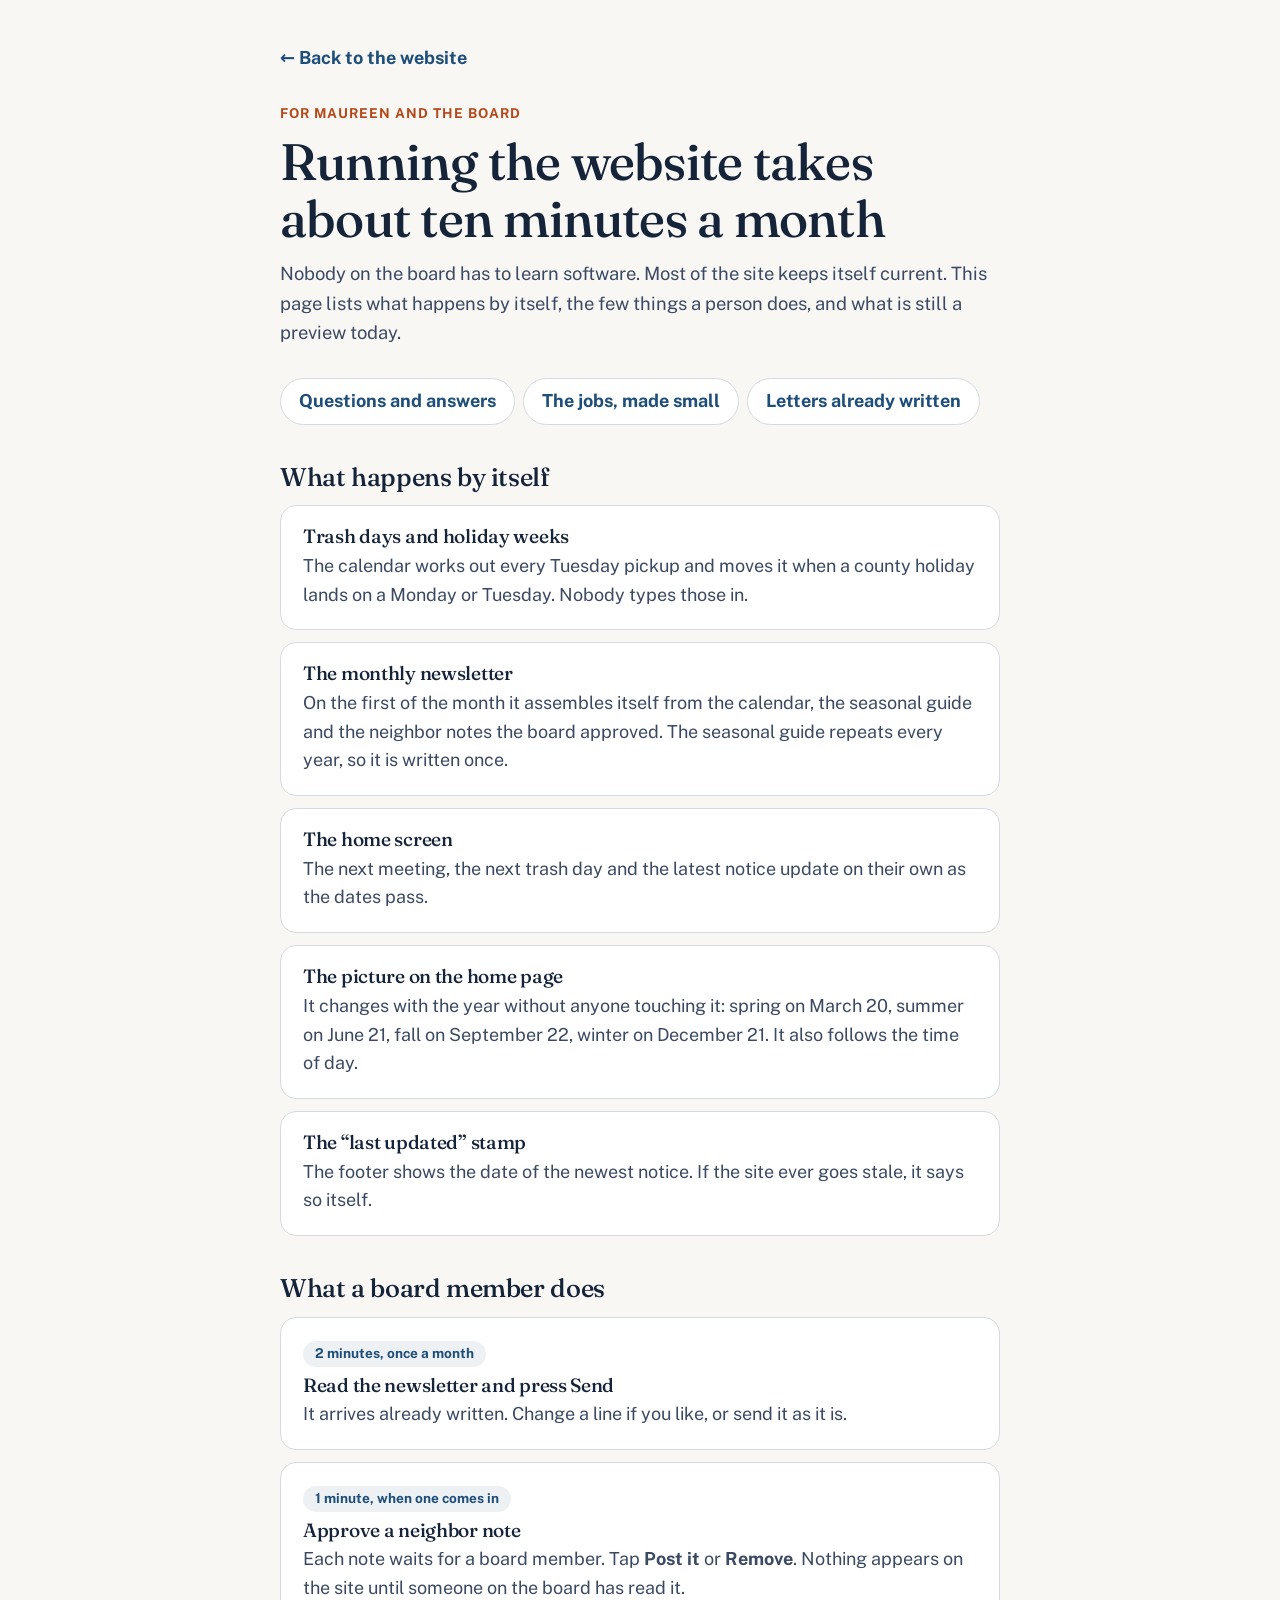
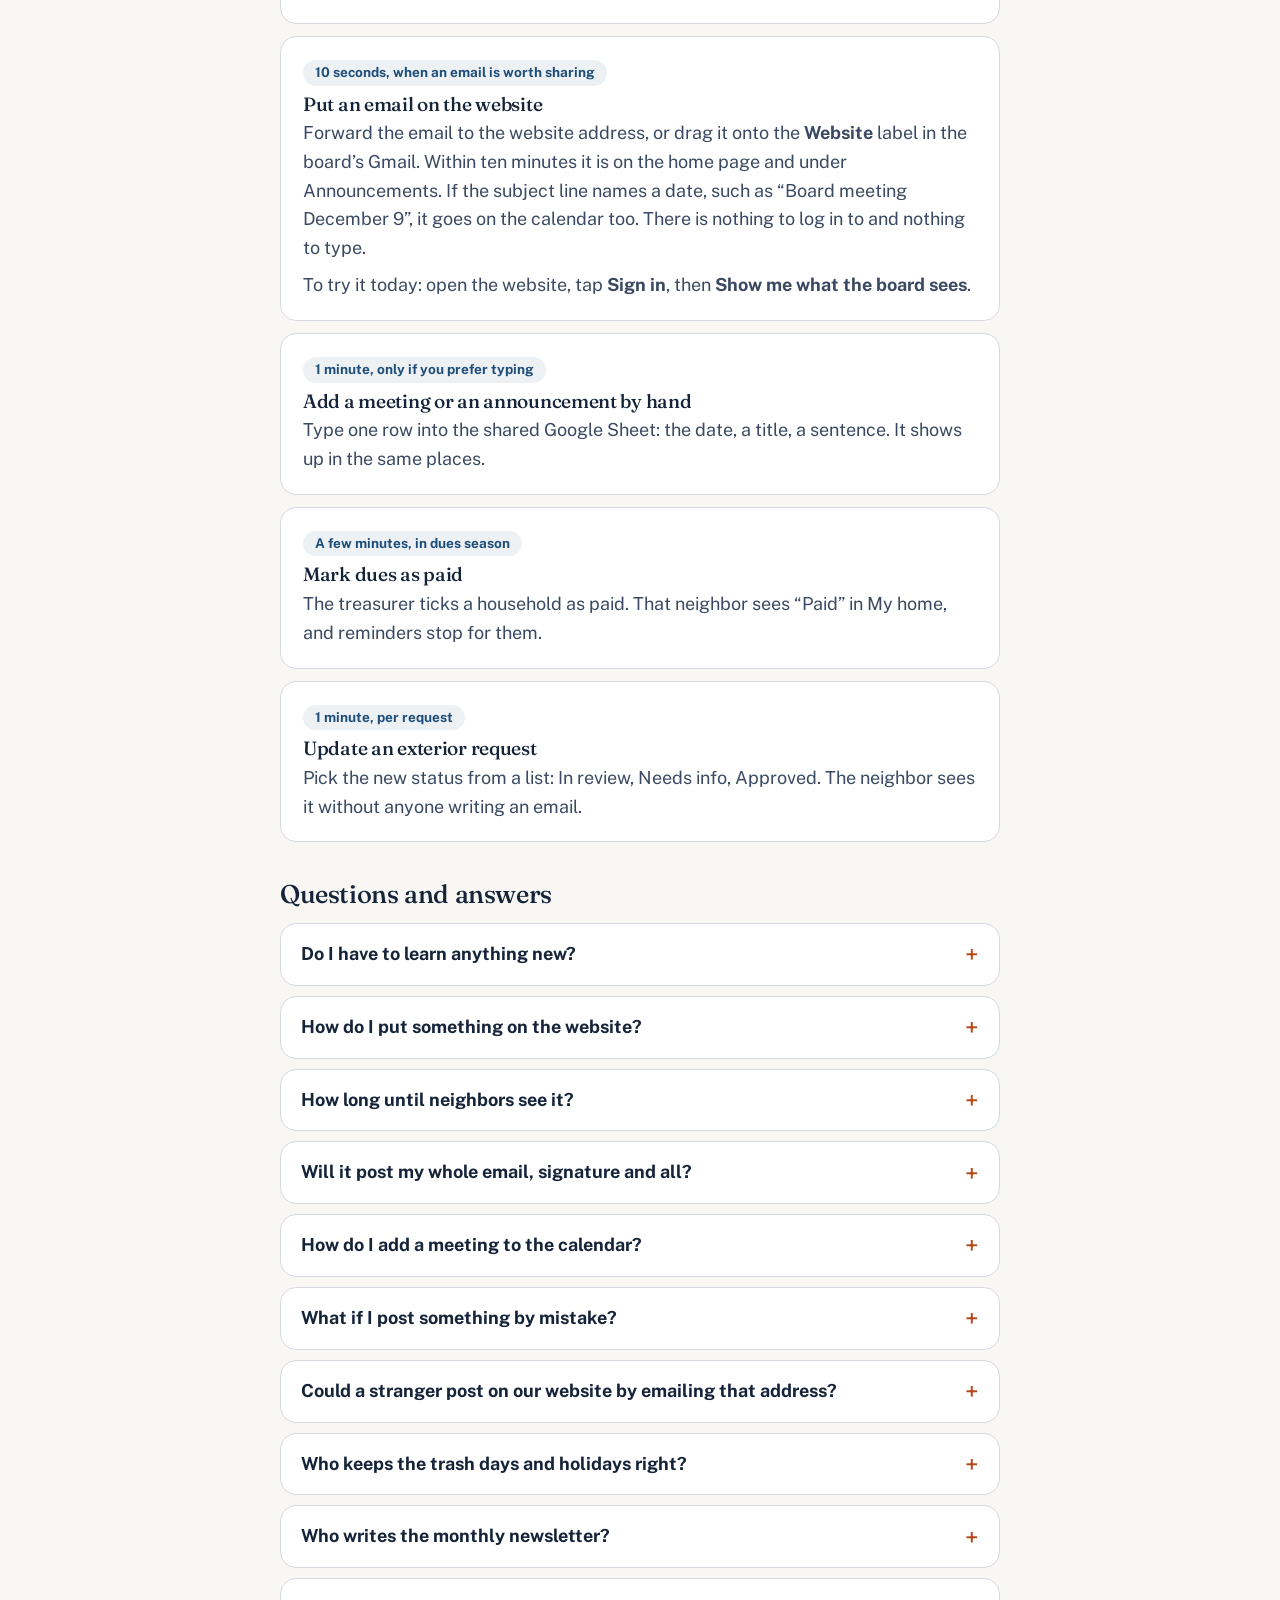
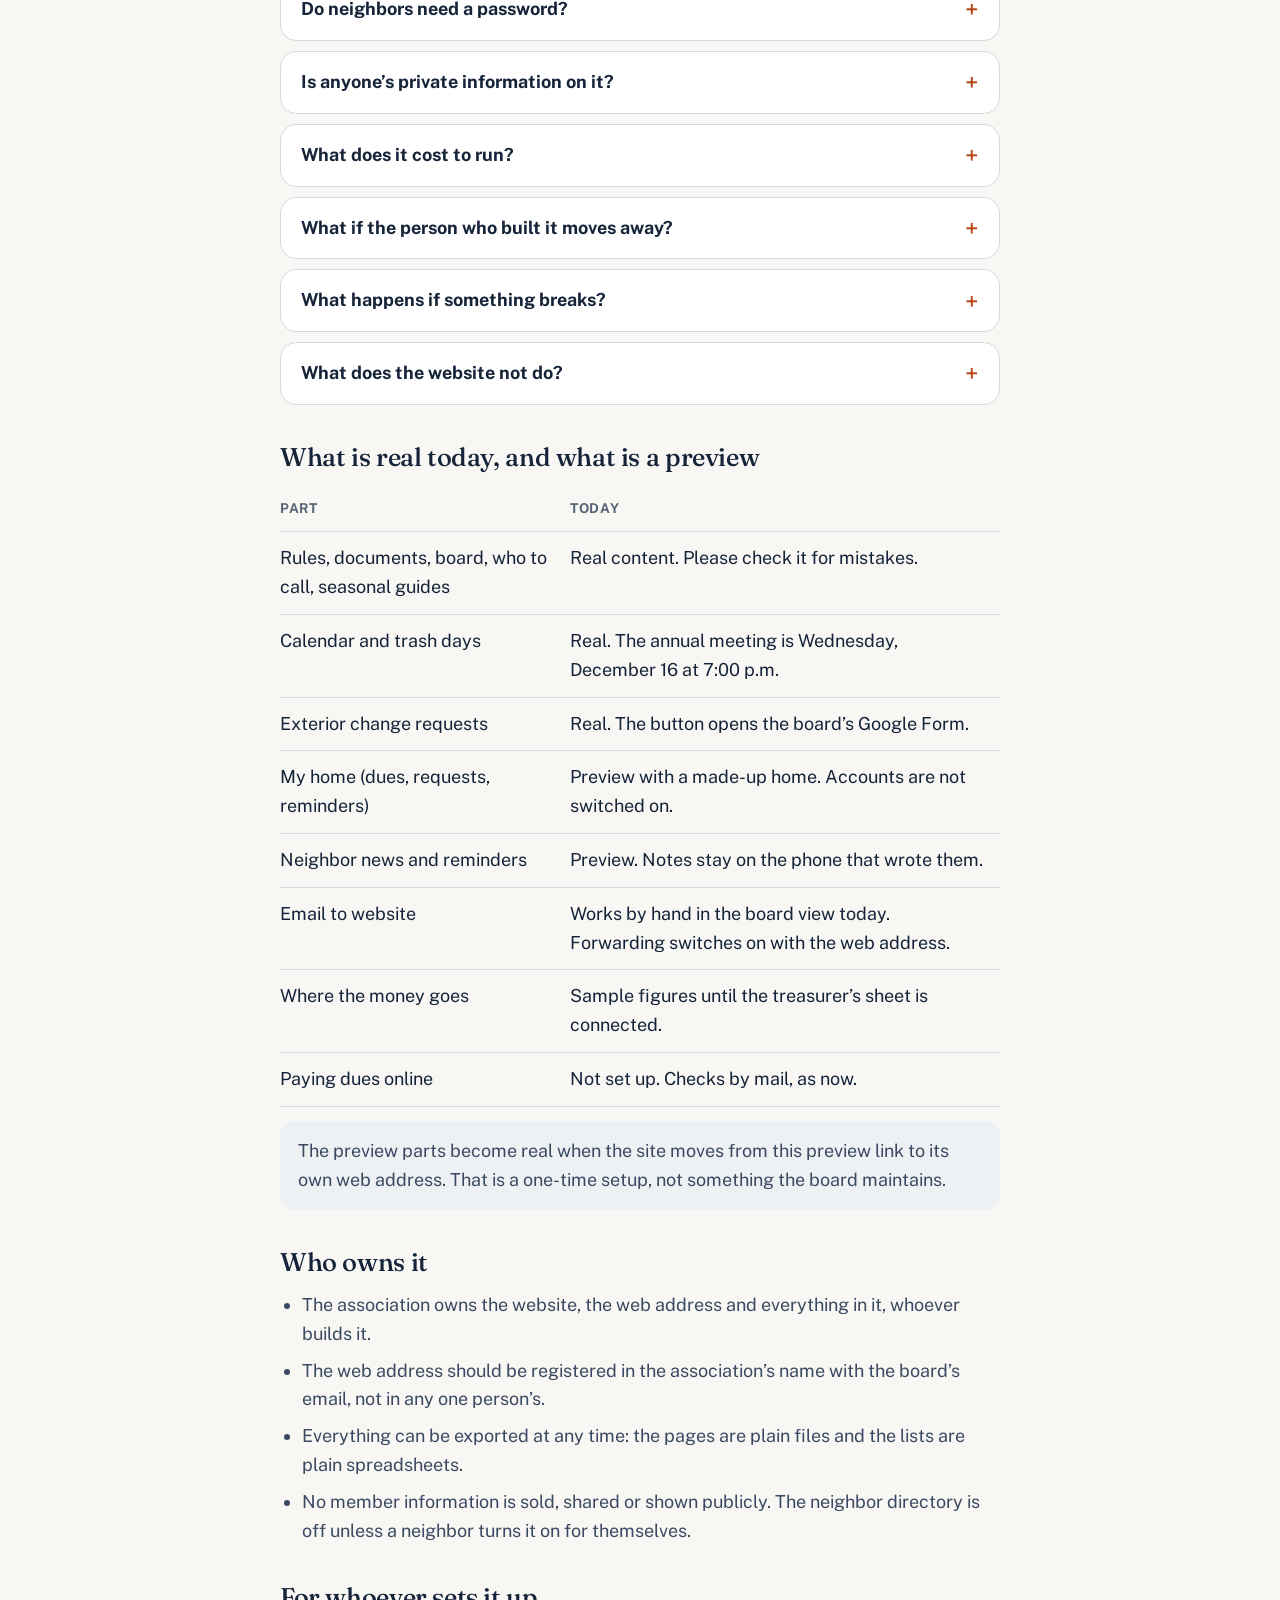
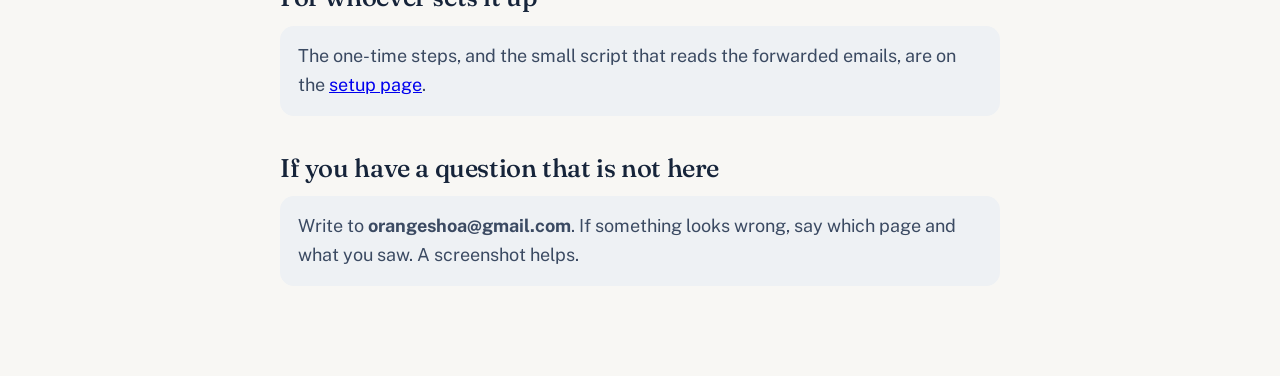
<file: oranges-hoa/board-guide.html>
<!DOCTYPE html>
<html lang="en">
<head>
<meta charset="UTF-8"><meta name="viewport" content="width=device-width, initial-scale=1.0">
<title>Board Guide</title>
<meta name="robots" content="noindex">
<link href="https://fonts.googleapis.com/css2?family=Fraunces:opsz,wght@9..144,400..700&family=Public+Sans:wght@400;500;600;700&display=swap" rel="stylesheet">
<style>
:root{--ink:#16243A;--soft:#3B4A62;--muted:#586375;--paper:#F8F7F4;--card:#fff;--line:#D5DAE0;--accent:#B5481A;--brand:#1E4E7A;--mist:#EEF1F4}
*{margin:0;padding:0;box-sizing:border-box}
body{font-family:'Public Sans',system-ui,sans-serif;background:var(--paper);color:var(--ink);font-size:18px;line-height:1.6;-webkit-font-smoothing:antialiased}
h1,h2,h3{font-family:'Fraunces',Georgia,serif;font-weight:500;letter-spacing:-.015em;line-height:1.12;text-wrap:balance}
.wrap{max-width:760px;margin:0 auto;padding:36px max(20px,env(safe-area-inset-right,0px)) 90px max(20px,env(safe-area-inset-left,0px))}
.back{display:inline-flex;align-items:center;gap:8px;min-height:44px;text-decoration:none;color:var(--brand);font-weight:700;margin-bottom:18px}
.k{display:inline-block;font-size:.85rem;font-weight:700;letter-spacing:.08em;text-transform:uppercase;color:var(--accent);margin-bottom:8px}
h1{font-size:clamp(2.1rem,6vw,3.2rem);margin-bottom:12px}
.lead{font-size:1.15rem;color:var(--soft);margin-bottom:30px}
h2{font-size:1.6rem;margin:38px 0 14px}
.card{background:var(--card);border:1.5px solid var(--line);border-radius:16px;padding:20px 22px;margin-bottom:12px}
.card h3{font-size:1.2rem;margin-bottom:4px}
.card p{color:var(--soft)}
.time{display:inline-block;font-size:.85rem;font-weight:700;color:var(--brand);background:var(--mist);border-radius:999px;padding:2px 12px;margin-bottom:8px}
ul{padding-left:1.2em;color:var(--soft)}
li{margin:8px 0}
table{width:100%;border-collapse:collapse;margin-top:6px}
th,td{text-align:left;padding:12px 12px 12px 0;border-bottom:1px solid var(--line);vertical-align:top}
th{font-size:.85rem;color:var(--muted);text-transform:uppercase;letter-spacing:.05em}
.note{background:var(--mist);border-radius:14px;padding:16px 18px;color:var(--soft)}
b.sel{user-select:all;-webkit-user-select:all}
details{background:var(--card);border:1.5px solid var(--line);border-radius:16px;margin-bottom:10px}
summary{cursor:pointer;list-style:none;padding:16px 48px 16px 20px;font-weight:700;min-height:56px;display:flex;align-items:center;position:relative}
summary::-webkit-details-marker{display:none}
summary::after{content:"+";position:absolute;right:20px;font-size:1.5rem;color:var(--accent);font-weight:500}
details[open] summary::after{content:"\2212"}
details>div{padding:0 20px 18px;color:var(--soft)}
details>div p+p{margin-top:8px}
.jump{display:flex;flex-wrap:wrap;gap:8px;margin:0 0 8px}
.jump a,.btn{display:inline-flex;align-items:center;min-height:46px;padding:8px 18px;border-radius:999px;border:1.5px solid var(--line);background:var(--card);color:var(--brand);font-weight:700;text-decoration:none}
.btn.go{background:var(--brand);color:#fff;border-color:var(--brand)}
.role{display:grid;gap:10px}
.role h3{font-size:1.35rem}
.role .who{font-size:.95rem;color:var(--muted)}
.two{display:grid;grid-template-columns:1fr 1fr;gap:12px;margin-top:6px}
@media(max-width:640px){.two{grid-template-columns:1fr}}
.two>div{background:var(--mist);border-radius:12px;padding:12px 14px}
.two b{display:block;font-size:.85rem;letter-spacing:.05em;text-transform:uppercase;color:var(--accent);margin-bottom:4px}
.two ul{padding-left:1.1em}.two li{margin:4px 0}
.letter{white-space:pre-wrap;background:var(--mist);border-radius:12px;padding:14px 16px;font-size:.98rem;color:var(--ink);margin-top:10px}
.copy{font:inherit;font-weight:700;min-height:44px;padding:8px 18px;border-radius:999px;border:1.5px solid var(--line);background:var(--card);color:var(--ink);cursor:pointer;margin-top:10px}
@media print{.back,.jump,.copy,.btn{display:none}details{break-inside:avoid}details>div{display:block}body{font-size:12pt;background:#fff}}
</style>
</head>
<body>
<div class="wrap">
<a class="back" href="index.html">&larr; Back to the website</a><br>
<span class="k">For Maureen and the board</span>
<h1>Running the website takes about ten minutes a month</h1>
<p class="lead">Nobody on the board has to learn software. Most of the site keeps itself current. This page lists what happens by itself, the few things a person does, and what is still a preview today.</p>

<div class="jump"><a href="#qa">Questions and answers</a><a href="jobs.html">The jobs, made small</a><a href="jobs.html#letters">Letters already written</a></div>

<h2>What happens by itself</h2>
<div class="card"><h3>Trash days and holiday weeks</h3><p>The calendar works out every Tuesday pickup and moves it when a county holiday lands on a Monday or Tuesday. Nobody types those in.</p></div>
<div class="card"><h3>The monthly newsletter</h3><p>On the first of the month it assembles itself from the calendar, the seasonal guide and the neighbor notes the board approved. The seasonal guide repeats every year, so it is written once.</p></div>
<div class="card"><h3>The home screen</h3><p>The next meeting, the next trash day and the latest notice update on their own as the dates pass.</p></div>
<div class="card"><h3>The picture on the home page</h3><p>It changes with the year without anyone touching it: spring on March 20, summer on June 21, fall on September 22, winter on December 21. It also follows the time of day.</p></div>
<div class="card"><h3>The &ldquo;last updated&rdquo; stamp</h3><p>The footer shows the date of the newest notice. If the site ever goes stale, it says so itself.</p></div>

<h2>What a board member does</h2>
<div class="card"><span class="time">2 minutes, once a month</span><h3>Read the newsletter and press Send</h3><p>It arrives already written. Change a line if you like, or send it as it is.</p></div>
<div class="card"><span class="time">1 minute, when one comes in</span><h3>Approve a neighbor note</h3><p>Each note waits for a board member. Tap <b>Post it</b> or <b>Remove</b>. Nothing appears on the site until someone on the board has read it.</p></div>
<div class="card"><span class="time">10 seconds, when an email is worth sharing</span><h3>Put an email on the website</h3><p>Forward the email to the website address, or drag it onto the <b>Website</b> label in the board&rsquo;s Gmail. Within ten minutes it is on the home page and under Announcements. If the subject line names a date, such as &ldquo;Board meeting December 9&rdquo;, it goes on the calendar too. There is nothing to log in to and nothing to type.</p><p style="margin-top:8px">To try it today: open the website, tap <b>Sign in</b>, then <b>Show me what the board sees</b>.</p></div>
<div class="card"><span class="time">1 minute, only if you prefer typing</span><h3>Add a meeting or an announcement by hand</h3><p>Type one row into the shared Google Sheet: the date, a title, a sentence. It shows up in the same places.</p></div>
<div class="card"><span class="time">A few minutes, in dues season</span><h3>Mark dues as paid</h3><p>The treasurer ticks a household as paid. That neighbor sees &ldquo;Paid&rdquo; in My home, and reminders stop for them.</p></div>
<div class="card"><span class="time">1 minute, per request</span><h3>Update an exterior request</h3><p>Pick the new status from a list: In review, Needs info, Approved. The neighbor sees it without anyone writing an email.</p></div>

<h2 id="qa">Questions and answers</h2>
<details><summary>Do I have to learn anything new?</summary><div><p>No. You keep using the board&rsquo;s email the way you do now. The website watches for the emails you mark and does the rest.</p></div></details>
<details><summary>How do I put something on the website?</summary><div><p>In the board&rsquo;s Gmail, drag the email onto the label called <b>Website</b>. Or forward it to the board address with <b>+website</b> added before the @ sign. That is the whole job.</p></div></details>
<details><summary>How long until neighbors see it?</summary><div><p>Up to ten minutes. It appears on the home page under &ldquo;Latest notice&rdquo; and on the Calendar page under Announcements.</p></div></details>
<details><summary>Will it post my whole email, signature and all?</summary><div><p>No. The subject line becomes the headline. The message becomes the text. The greeting, the &ldquo;forwarded message&rdquo; lines and the signature are dropped, and very long emails are cut at about 100 words.</p><p>Tip: write the subject line the way you would want a headline to read.</p></div></details>
<details><summary>How do I add a meeting to the calendar?</summary><div><p>Put the date in the subject line, for example &ldquo;Board meeting January 12&rdquo;. It is posted as a notice and also placed on the calendar on that day.</p></div></details>
<details><summary>What if I post something by mistake?</summary><div><p>Open the News &amp; Events sheet and delete that row. It is gone from the website the next time someone opens it. Nothing else needs undoing.</p></div></details>
<details><summary>Could a stranger post on our website by emailing that address?</summary><div><p>No. Forwarded emails are only accepted from the board members&rsquo; own addresses, which are listed once during setup. Anything from anyone else is set aside and never reaches the site. Dragging onto the label is safe by nature, because only someone inside the board&rsquo;s mailbox can do it.</p></div></details>
<details><summary>Who keeps the trash days and holidays right?</summary><div><p>Nobody. The calendar works out every Tuesday pickup and moves it in the weeks when a county holiday requires it. The list of county holidays is typed in once a year, which takes about ten minutes.</p></div></details>
<details><summary>Who writes the monthly newsletter?</summary><div><p>It writes itself from the calendar, the season&rsquo;s home tips and the neighbor notes the board approved. Today it is a page neighbors can read. Sending it out by email is a switch that can be turned on later.</p></div></details>
<details><summary>Do neighbors need a password?</summary><div><p>No. Everything a neighbor needs is open: dues instructions, the calendar, trash days, rules, documents, the request form. The only part with a sign-in is &ldquo;My home&rdquo;, and that is switched off until the board wants it.</p></div></details>
<details><summary>Is anyone&rsquo;s private information on it?</summary><div><p>No. There are no home-by-home balances, phone numbers or email addresses on the public pages. Exterior requests show initials only.</p></div></details>
<details><summary>What does it cost to run?</summary><div><p>The web address is the only bill, usually under twenty dollars a year. The hosting and the Google pieces are free for a site our size. These figures should be confirmed when the address is bought.</p></div></details>
<details><summary>What if the person who built it moves away?</summary><div><p>Nothing is locked to one person. The web address, the Google account, the sheet and the files belong to the association. The setup page explains every piece, so any web person could take it over in an afternoon.</p></div></details>
<details><summary>What happens if something breaks?</summary><div><p>The site keeps showing what it already had. Your emails are still in Gmail and the posts are still in the sheet, so nothing is lost. Write to the board address and say which page and what you saw.</p></div></details>
<details><summary>What does the website not do?</summary><div><p>It does not collect money, chase late payers, hire or supervise contractors, give legal advice, or make decisions. Those still need a person. The <a href="jobs.html">jobs page</a> shows what is left of each role once the routine work is taken away, which may help the board decide what, if anything, is worth paying someone for.</p></div></details>

<h2>What is real today, and what is a preview</h2>
<table>
<tr><th>Part</th><th>Today</th></tr>
<tr><td>Rules, documents, board, who to call, seasonal guides</td><td>Real content. Please check it for mistakes.</td></tr>
<tr><td>Calendar and trash days</td><td>Real. The annual meeting is Wednesday, December 16 at 7:00 p.m.</td></tr>
<tr><td>Exterior change requests</td><td>Real. The button opens the board&rsquo;s Google Form.</td></tr>
<tr><td>My home (dues, requests, reminders)</td><td>Preview with a made-up home. Accounts are not switched on.</td></tr>
<tr><td>Neighbor news and reminders</td><td>Preview. Notes stay on the phone that wrote them.</td></tr>
<tr><td>Email to website</td><td>Works by hand in the board view today. Forwarding switches on with the web address.</td></tr>
<tr><td>Where the money goes</td><td>Sample figures until the treasurer&rsquo;s sheet is connected.</td></tr>
<tr><td>Paying dues online</td><td>Not set up. Checks by mail, as now.</td></tr>
</table>
<p class="note" style="margin-top:14px">The preview parts become real when the site moves from this preview link to its own web address. That is a one-time setup, not something the board maintains.</p>

<h2>Who owns it</h2>
<ul>
<li>The association owns the website, the web address and everything in it, whoever builds it.</li>
<li>The web address should be registered in the association&rsquo;s name with the board&rsquo;s email, not in any one person&rsquo;s.</li>
<li>Everything can be exported at any time: the pages are plain files and the lists are plain spreadsheets.</li>
<li>No member information is sold, shared or shown publicly. The neighbor directory is off unless a neighbor turns it on for themselves.</li>
</ul>

<h2>For whoever sets it up</h2>
<p class="note">The one-time steps, and the small script that reads the forwarded emails, are on the <a href="setup.html">setup page</a>.</p>

<h2>If you have a question that is not here</h2>
<p class="note">Write to <b class="sel">orangeshoa@gmail.com</b>. If something looks wrong, say which page and what you saw. A screenshot helps.</p>
</div>
</body>
</html>
</file>
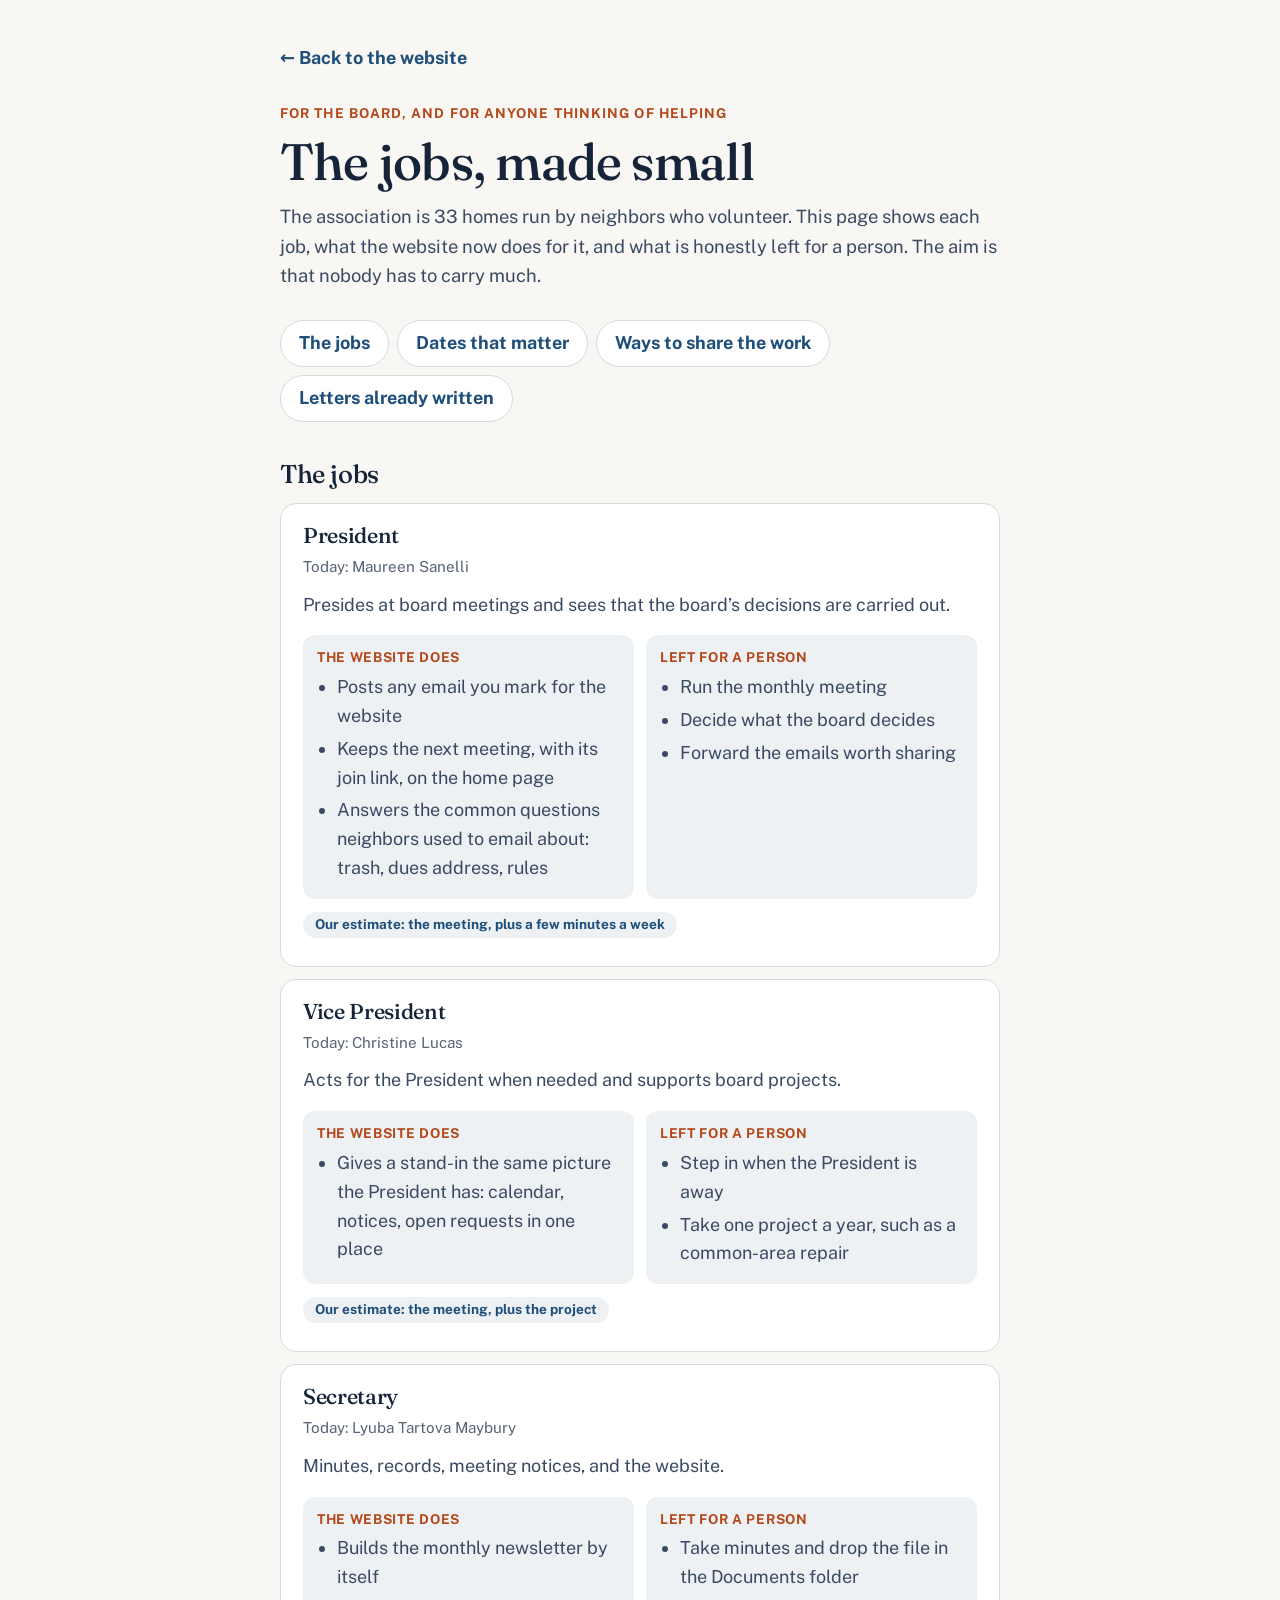
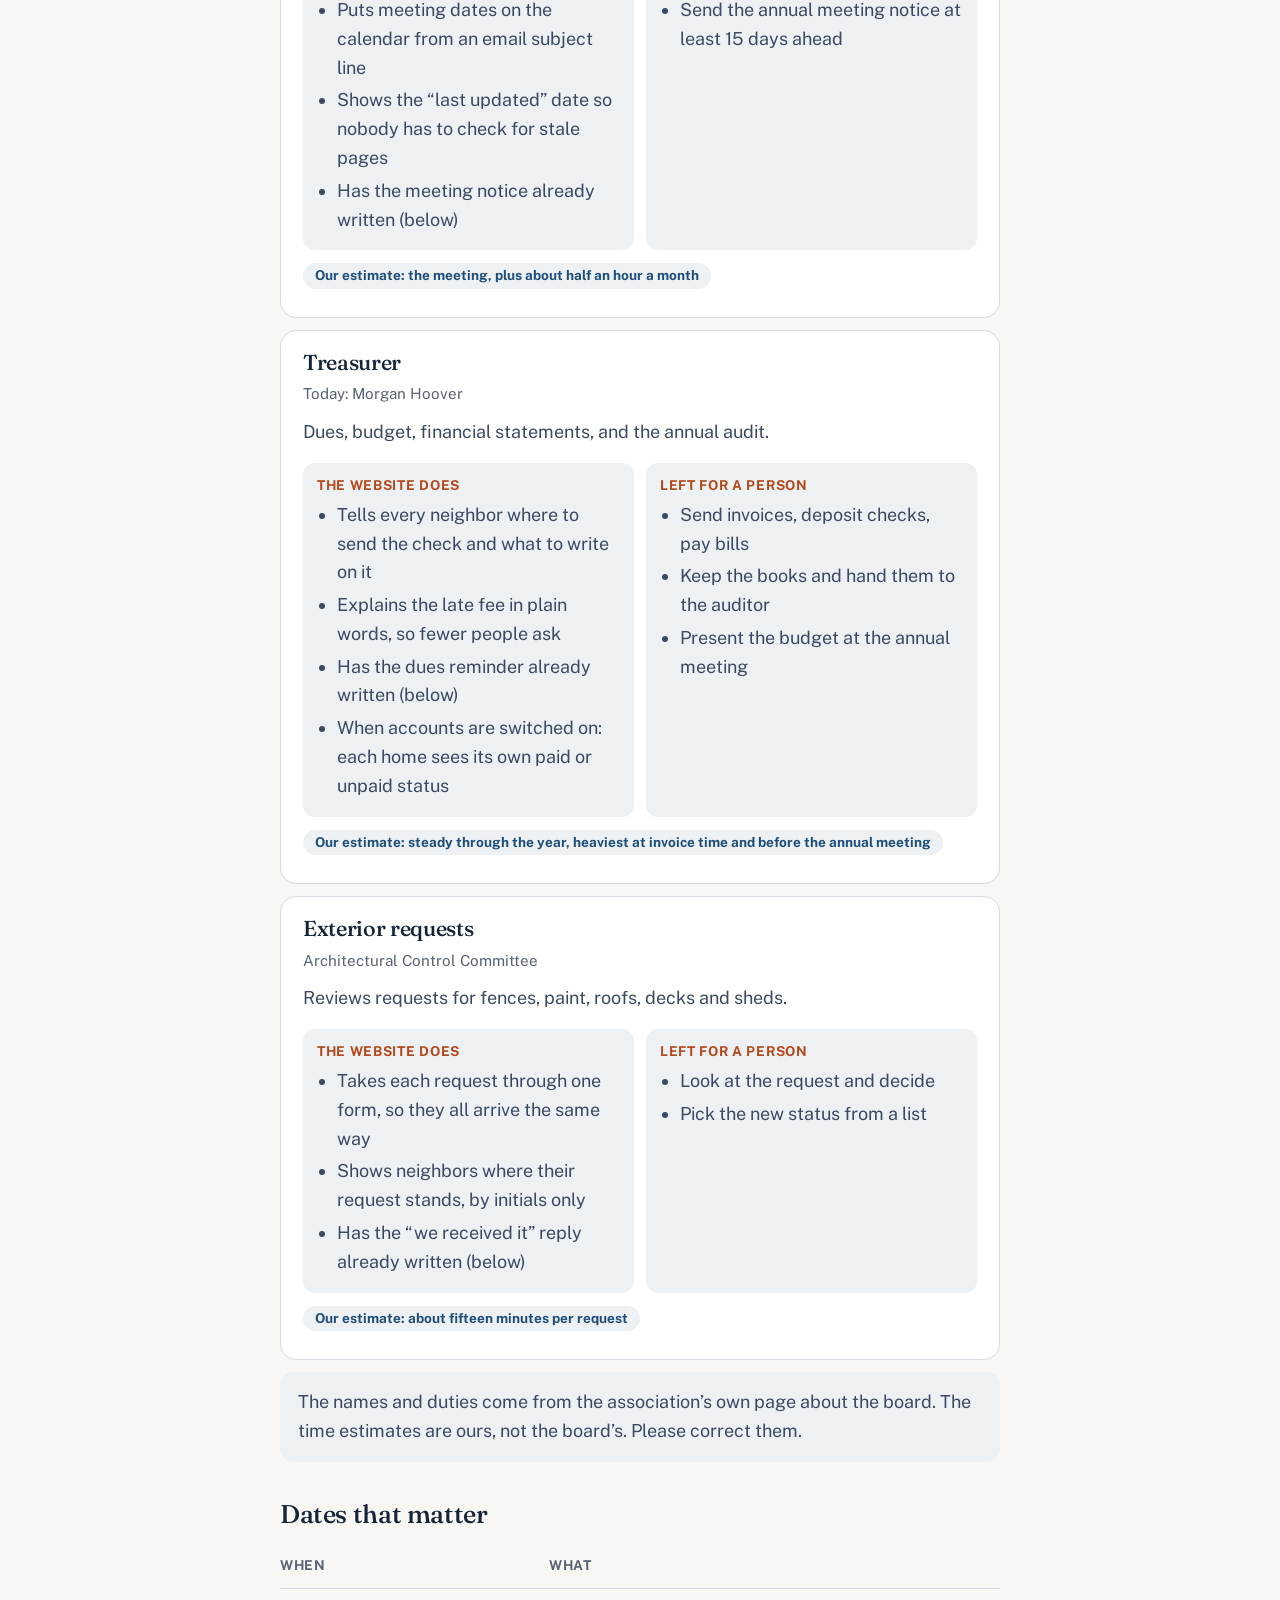
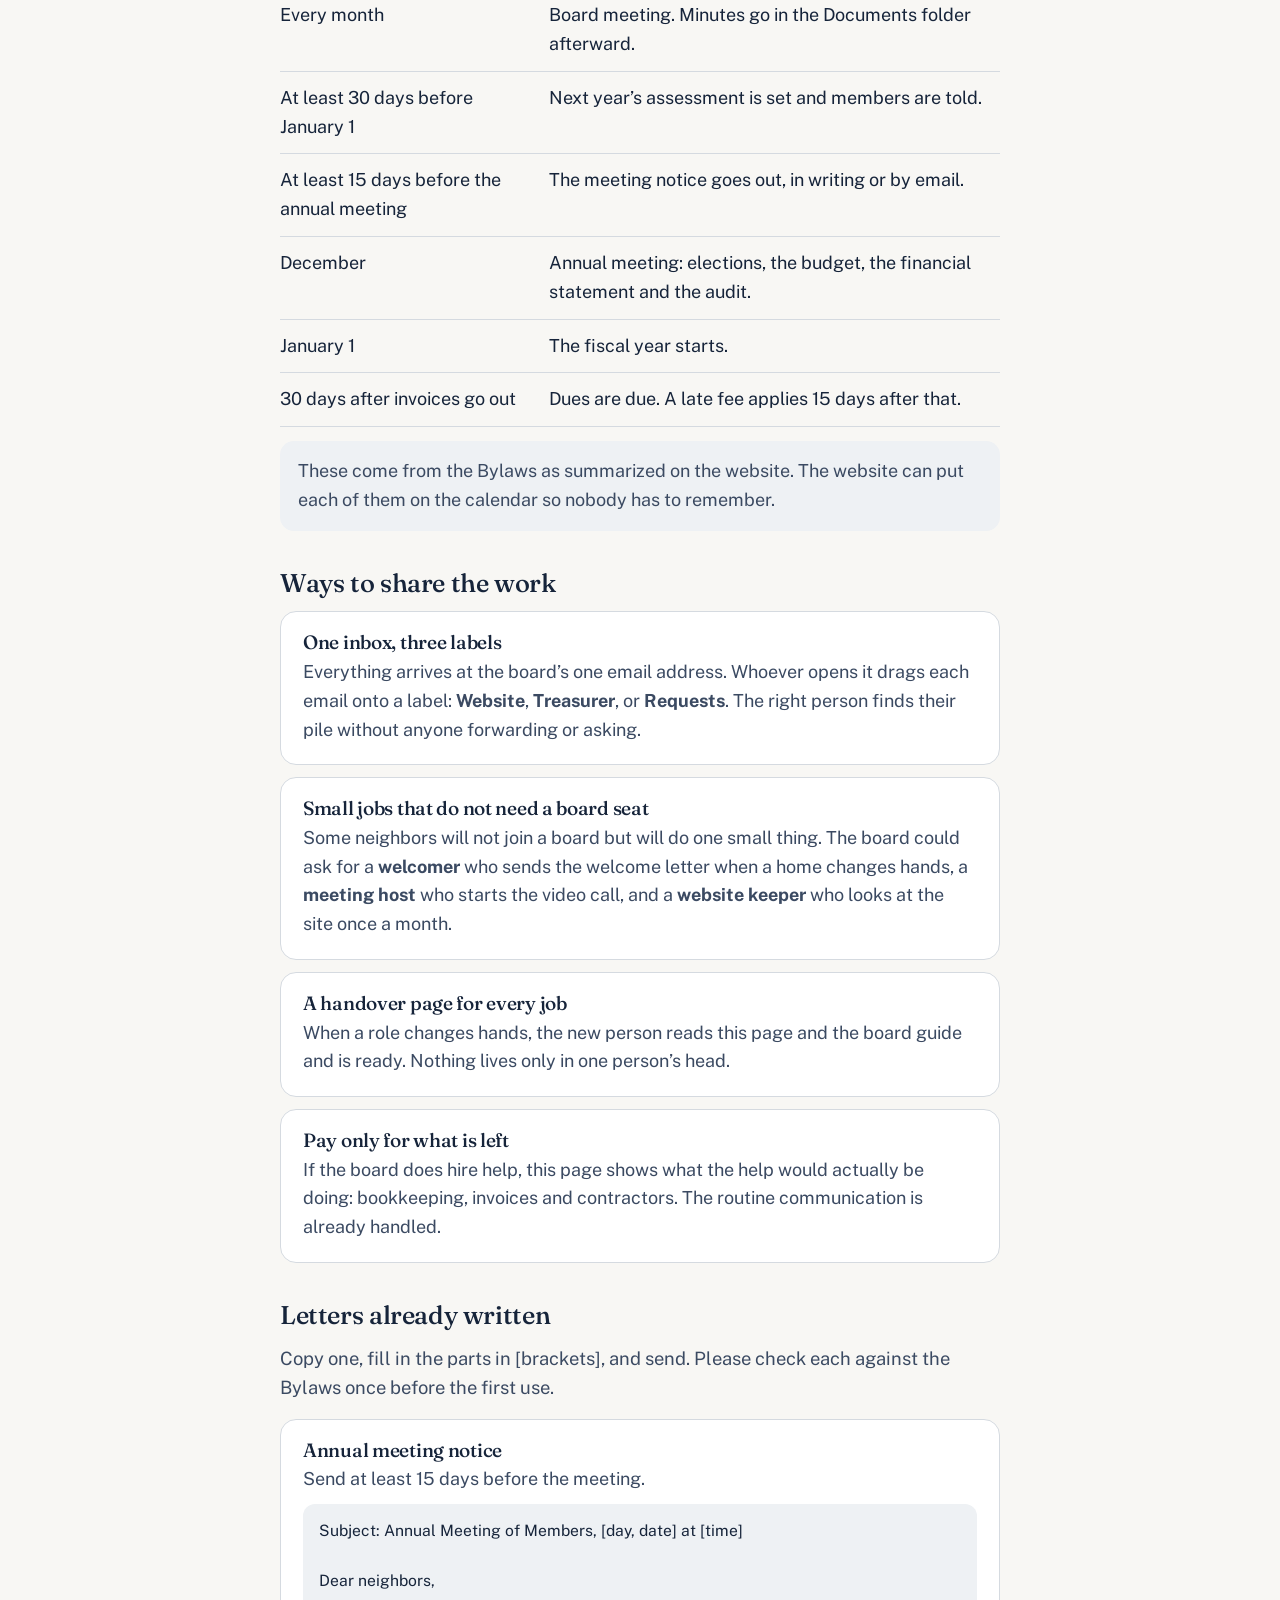
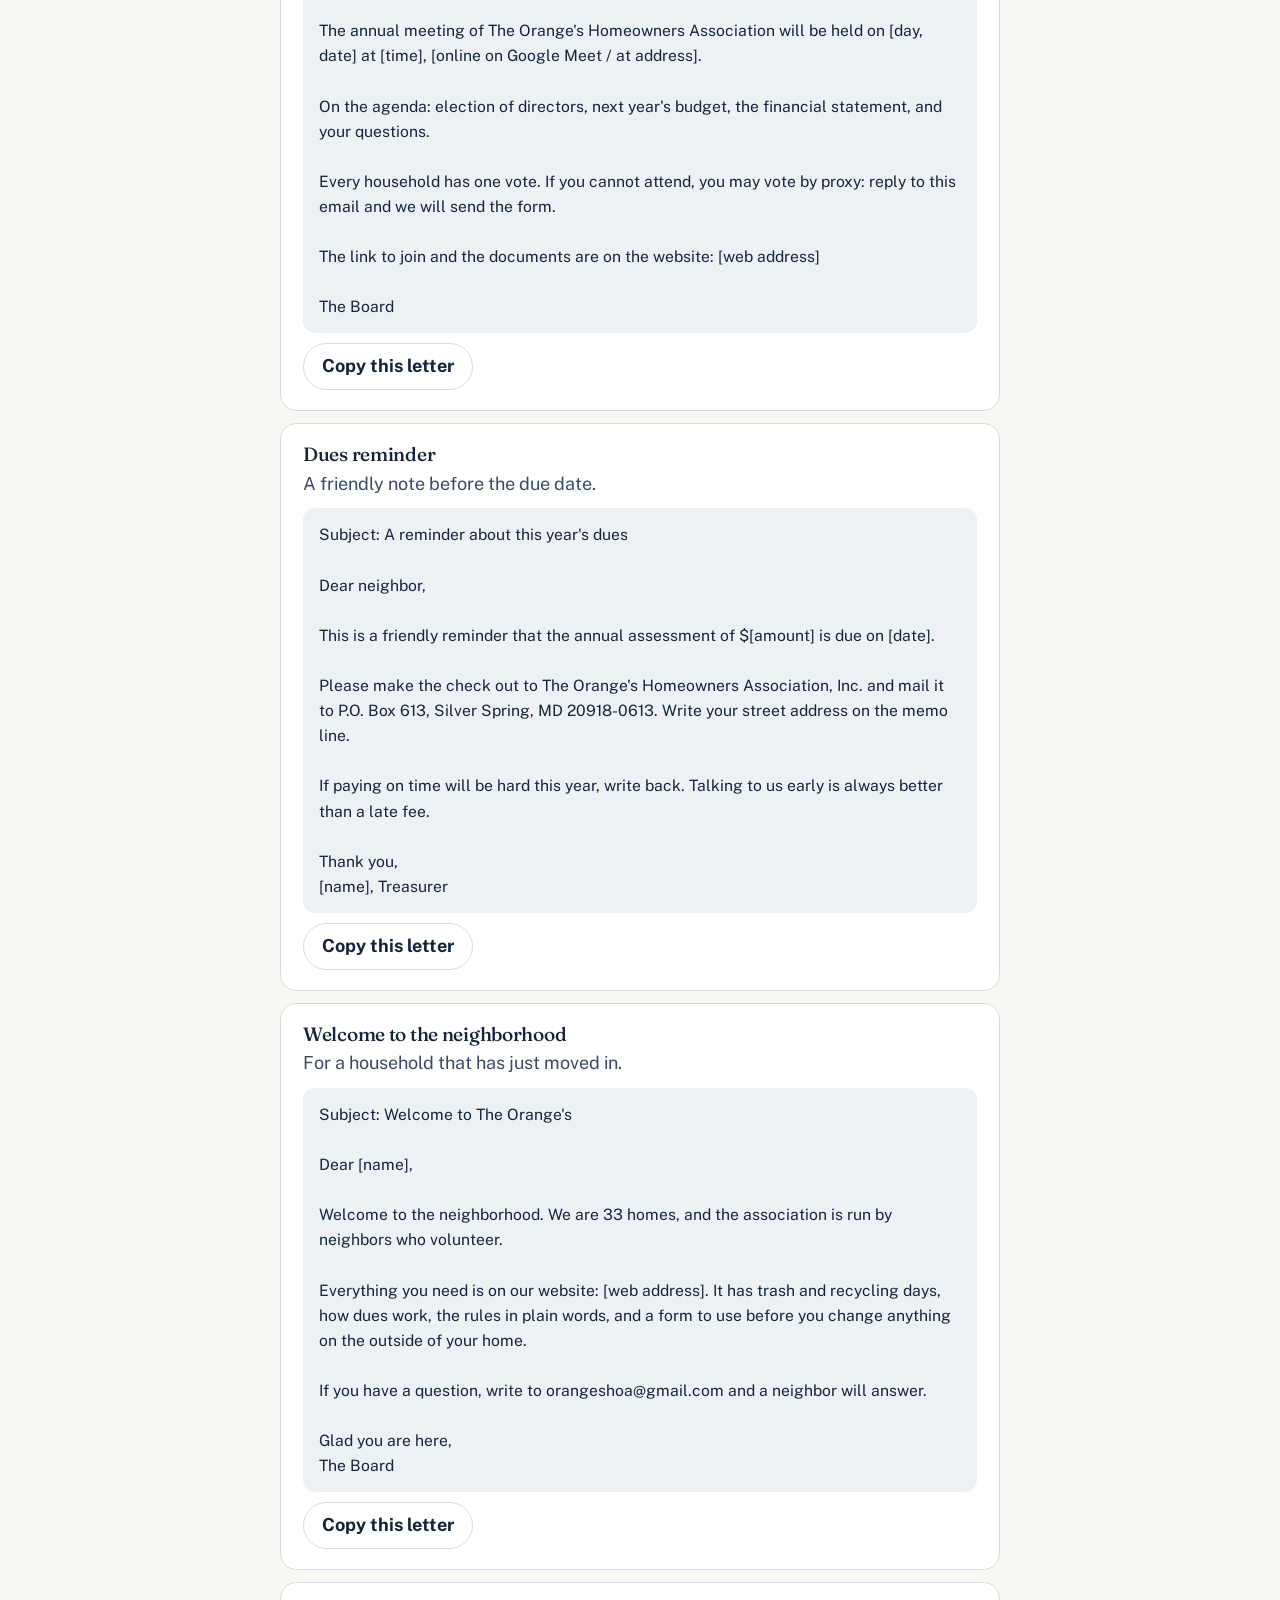
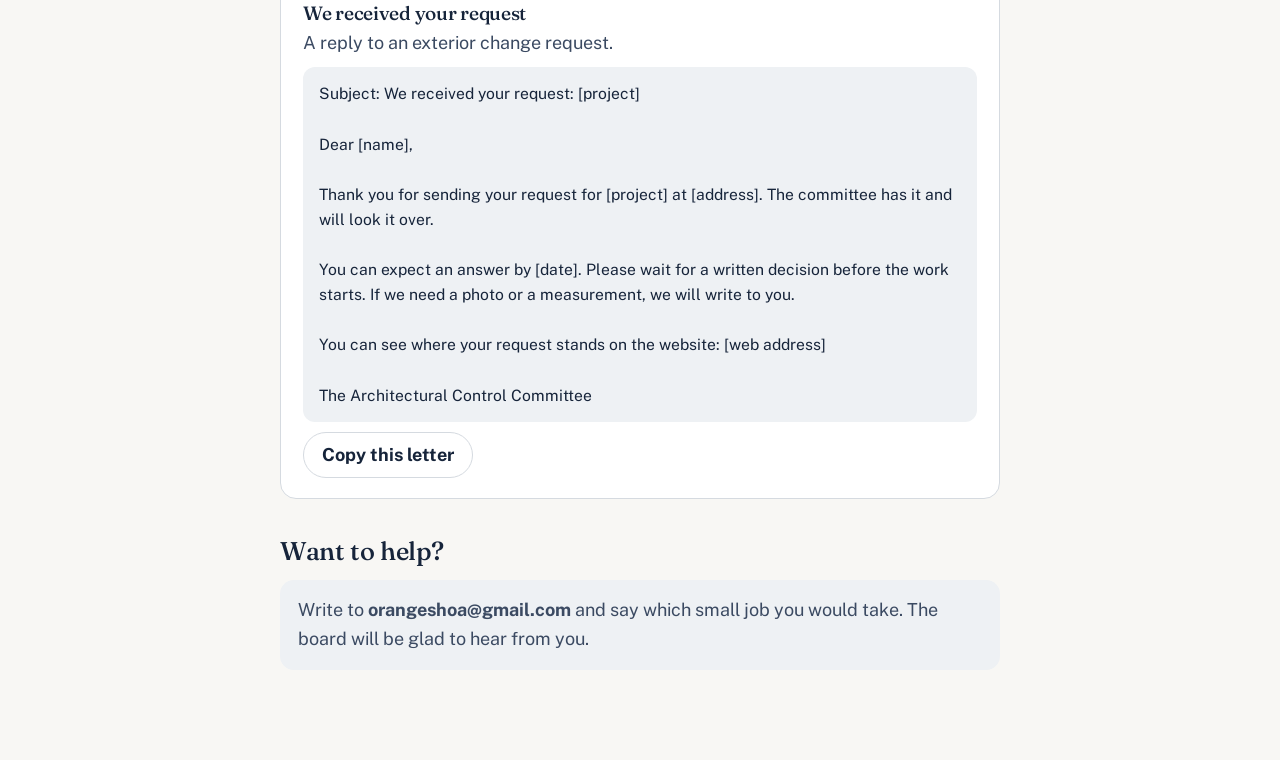
<file: oranges-hoa/jobs.html>
<!DOCTYPE html>
<html lang="en">
<head>
<meta charset="UTF-8"><meta name="viewport" content="width=device-width, initial-scale=1.0">
<title>The Jobs, Made Small</title>
<meta name="robots" content="noindex">
<link href="https://fonts.googleapis.com/css2?family=Fraunces:opsz,wght@9..144,400..700&family=Public+Sans:wght@400;500;600;700&display=swap" rel="stylesheet">
<style>
:root{--ink:#16243A;--soft:#3B4A62;--muted:#586375;--paper:#F8F7F4;--card:#fff;--line:#D5DAE0;--accent:#B5481A;--brand:#1E4E7A;--mist:#EEF1F4}
*{margin:0;padding:0;box-sizing:border-box}
body{font-family:'Public Sans',system-ui,sans-serif;background:var(--paper);color:var(--ink);font-size:18px;line-height:1.6;-webkit-font-smoothing:antialiased}
h1,h2,h3{font-family:'Fraunces',Georgia,serif;font-weight:500;letter-spacing:-.015em;line-height:1.12;text-wrap:balance}
.wrap{max-width:760px;margin:0 auto;padding:36px max(20px,env(safe-area-inset-right,0px)) 90px max(20px,env(safe-area-inset-left,0px))}
.back{display:inline-flex;align-items:center;gap:8px;min-height:44px;text-decoration:none;color:var(--brand);font-weight:700;margin-bottom:18px}
.k{display:inline-block;font-size:.85rem;font-weight:700;letter-spacing:.08em;text-transform:uppercase;color:var(--accent);margin-bottom:8px}
h1{font-size:clamp(2.1rem,6vw,3.2rem);margin-bottom:12px}
.lead{font-size:1.15rem;color:var(--soft);margin-bottom:30px}
h2{font-size:1.6rem;margin:38px 0 14px}
.card{background:var(--card);border:1.5px solid var(--line);border-radius:16px;padding:20px 22px;margin-bottom:12px}
.card h3{font-size:1.2rem;margin-bottom:4px}
.card p{color:var(--soft)}
.time{display:inline-block;font-size:.85rem;font-weight:700;color:var(--brand);background:var(--mist);border-radius:999px;padding:2px 12px;margin-bottom:8px}
ul{padding-left:1.2em;color:var(--soft)}
li{margin:8px 0}
table{width:100%;border-collapse:collapse;margin-top:6px}
th,td{text-align:left;padding:12px 12px 12px 0;border-bottom:1px solid var(--line);vertical-align:top}
th{font-size:.85rem;color:var(--muted);text-transform:uppercase;letter-spacing:.05em}
.note{background:var(--mist);border-radius:14px;padding:16px 18px;color:var(--soft)}
b.sel{user-select:all;-webkit-user-select:all}
details{background:var(--card);border:1.5px solid var(--line);border-radius:16px;margin-bottom:10px}
summary{cursor:pointer;list-style:none;padding:16px 48px 16px 20px;font-weight:700;min-height:56px;display:flex;align-items:center;position:relative}
summary::-webkit-details-marker{display:none}
summary::after{content:"+";position:absolute;right:20px;font-size:1.5rem;color:var(--accent);font-weight:500}
details[open] summary::after{content:"\2212"}
details>div{padding:0 20px 18px;color:var(--soft)}
details>div p+p{margin-top:8px}
.jump{display:flex;flex-wrap:wrap;gap:8px;margin:0 0 8px}
.jump a,.btn{display:inline-flex;align-items:center;min-height:46px;padding:8px 18px;border-radius:999px;border:1.5px solid var(--line);background:var(--card);color:var(--brand);font-weight:700;text-decoration:none}
.btn.go{background:var(--brand);color:#fff;border-color:var(--brand)}
.role{display:grid;gap:10px}
.role h3{font-size:1.35rem}
.role .who{font-size:.95rem;color:var(--muted)}
.two{display:grid;grid-template-columns:1fr 1fr;gap:12px;margin-top:6px}
@media(max-width:640px){.two{grid-template-columns:1fr}}
.two>div{background:var(--mist);border-radius:12px;padding:12px 14px}
.two b{display:block;font-size:.85rem;letter-spacing:.05em;text-transform:uppercase;color:var(--accent);margin-bottom:4px}
.two ul{padding-left:1.1em}.two li{margin:4px 0}
.letter{white-space:pre-wrap;background:var(--mist);border-radius:12px;padding:14px 16px;font-size:.98rem;color:var(--ink);margin-top:10px}
.copy{font:inherit;font-weight:700;min-height:44px;padding:8px 18px;border-radius:999px;border:1.5px solid var(--line);background:var(--card);color:var(--ink);cursor:pointer;margin-top:10px}
@media print{.back,.jump,.copy,.btn{display:none}details{break-inside:avoid}details>div{display:block}body{font-size:12pt;background:#fff}}
</style>
</head>
<body>
<div class="wrap">
<a class="back" href="index.html">&larr; Back to the website</a><br>
<span class="k">For the board, and for anyone thinking of helping</span>
<h1>The jobs, made small</h1>
<p class="lead">The association is 33 homes run by neighbors who volunteer. This page shows each job, what the website now does for it, and what is honestly left for a person. The aim is that nobody has to carry much.</p>
<div class="jump"><a href="#roles">The jobs</a><a href="#dates">Dates that matter</a><a href="#share">Ways to share the work</a><a href="#letters">Letters already written</a></div>

<h2 id="roles">The jobs</h2>
<div class="card role"><div><h3>President</h3><span class="who">Today: Maureen Sanelli</span></div><p>Presides at board meetings and sees that the board&rsquo;s decisions are carried out.</p><div class="two"><div><b>The website does</b><ul><li>Posts any email you mark for the website</li><li>Keeps the next meeting, with its join link, on the home page</li><li>Answers the common questions neighbors used to email about: trash, dues address, rules</li></ul></div><div><b>Left for a person</b><ul><li>Run the monthly meeting</li><li>Decide what the board decides</li><li>Forward the emails worth sharing</li></ul></div></div><p><span class="time">Our estimate: the meeting, plus a few minutes a week</span></p></div>
<div class="card role"><div><h3>Vice President</h3><span class="who">Today: Christine Lucas</span></div><p>Acts for the President when needed and supports board projects.</p><div class="two"><div><b>The website does</b><ul><li>Gives a stand-in the same picture the President has: calendar, notices, open requests in one place</li></ul></div><div><b>Left for a person</b><ul><li>Step in when the President is away</li><li>Take one project a year, such as a common-area repair</li></ul></div></div><p><span class="time">Our estimate: the meeting, plus the project</span></p></div>
<div class="card role"><div><h3>Secretary</h3><span class="who">Today: Lyuba Tartova Maybury</span></div><p>Minutes, records, meeting notices, and the website.</p><div class="two"><div><b>The website does</b><ul><li>Builds the monthly newsletter by itself</li><li>Puts meeting dates on the calendar from an email subject line</li><li>Shows the &ldquo;last updated&rdquo; date so nobody has to check for stale pages</li><li>Has the meeting notice already written (below)</li></ul></div><div><b>Left for a person</b><ul><li>Take minutes and drop the file in the Documents folder</li><li>Send the annual meeting notice at least 15 days ahead</li></ul></div></div><p><span class="time">Our estimate: the meeting, plus about half an hour a month</span></p></div>
<div class="card role"><div><h3>Treasurer</h3><span class="who">Today: Morgan Hoover</span></div><p>Dues, budget, financial statements, and the annual audit.</p><div class="two"><div><b>The website does</b><ul><li>Tells every neighbor where to send the check and what to write on it</li><li>Explains the late fee in plain words, so fewer people ask</li><li>Has the dues reminder already written (below)</li><li>When accounts are switched on: each home sees its own paid or unpaid status</li></ul></div><div><b>Left for a person</b><ul><li>Send invoices, deposit checks, pay bills</li><li>Keep the books and hand them to the auditor</li><li>Present the budget at the annual meeting</li></ul></div></div><p><span class="time">Our estimate: steady through the year, heaviest at invoice time and before the annual meeting</span></p></div>
<div class="card role"><div><h3>Exterior requests</h3><span class="who">Architectural Control Committee</span></div><p>Reviews requests for fences, paint, roofs, decks and sheds.</p><div class="two"><div><b>The website does</b><ul><li>Takes each request through one form, so they all arrive the same way</li><li>Shows neighbors where their request stands, by initials only</li><li>Has the &ldquo;we received it&rdquo; reply already written (below)</li></ul></div><div><b>Left for a person</b><ul><li>Look at the request and decide</li><li>Pick the new status from a list</li></ul></div></div><p><span class="time">Our estimate: about fifteen minutes per request</span></p></div>
<p class="note">The names and duties come from the association&rsquo;s own page about the board. The time estimates are ours, not the board&rsquo;s. Please correct them.</p>

<h2 id="dates">Dates that matter</h2>
<table>
<tr><th>When</th><th>What</th></tr>
<tr><td>Every month</td><td>Board meeting. Minutes go in the Documents folder afterward.</td></tr>
<tr><td>At least 30 days before January 1</td><td>Next year&rsquo;s assessment is set and members are told.</td></tr>
<tr><td>At least 15 days before the annual meeting</td><td>The meeting notice goes out, in writing or by email.</td></tr>
<tr><td>December</td><td>Annual meeting: elections, the budget, the financial statement and the audit.</td></tr>
<tr><td>January 1</td><td>The fiscal year starts.</td></tr>
<tr><td>30 days after invoices go out</td><td>Dues are due. A late fee applies 15 days after that.</td></tr>
</table>
<p class="note" style="margin-top:14px">These come from the Bylaws as summarized on the website. The website can put each of them on the calendar so nobody has to remember.</p>

<h2 id="share">Ways to share the work</h2>
<div class="card"><h3>One inbox, three labels</h3><p>Everything arrives at the board&rsquo;s one email address. Whoever opens it drags each email onto a label: <b>Website</b>, <b>Treasurer</b>, or <b>Requests</b>. The right person finds their pile without anyone forwarding or asking.</p></div>
<div class="card"><h3>Small jobs that do not need a board seat</h3><p>Some neighbors will not join a board but will do one small thing. The board could ask for a <b>welcomer</b> who sends the welcome letter when a home changes hands, a <b>meeting host</b> who starts the video call, and a <b>website keeper</b> who looks at the site once a month.</p></div>
<div class="card"><h3>A handover page for every job</h3><p>When a role changes hands, the new person reads this page and the board guide and is ready. Nothing lives only in one person&rsquo;s head.</p></div>
<div class="card"><h3>Pay only for what is left</h3><p>If the board does hire help, this page shows what the help would actually be doing: bookkeeping, invoices and contractors. The routine communication is already handled.</p></div>

<h2 id="letters">Letters already written</h2>
<p class="lead" style="margin-bottom:16px">Copy one, fill in the parts in [brackets], and send. Please check each against the Bylaws once before the first use.</p>
<div class="card"><h3>Annual meeting notice</h3><p>Send at least 15 days before the meeting.</p><div class="letter" id="l0">Subject: Annual Meeting of Members, [day, date] at [time]

Dear neighbors,

The annual meeting of The Orange&#x27;s Homeowners Association will be held on [day, date] at [time], [online on Google Meet / at address].

On the agenda: election of directors, next year&#x27;s budget, the financial statement, and your questions.

Every household has one vote. If you cannot attend, you may vote by proxy: reply to this email and we will send the form.

The link to join and the documents are on the website: [web address]

The Board</div><button class="copy" type="button" data-copy="l0">Copy this letter</button></div>
<div class="card"><h3>Dues reminder</h3><p>A friendly note before the due date.</p><div class="letter" id="l1">Subject: A reminder about this year&#x27;s dues

Dear neighbor,

This is a friendly reminder that the annual assessment of $[amount] is due on [date].

Please make the check out to The Orange&#x27;s Homeowners Association, Inc. and mail it to P.O. Box 613, Silver Spring, MD 20918-0613. Write your street address on the memo line.

If paying on time will be hard this year, write back. Talking to us early is always better than a late fee.

Thank you,
[name], Treasurer</div><button class="copy" type="button" data-copy="l1">Copy this letter</button></div>
<div class="card"><h3>Welcome to the neighborhood</h3><p>For a household that has just moved in.</p><div class="letter" id="l2">Subject: Welcome to The Orange&#x27;s

Dear [name],

Welcome to the neighborhood. We are 33 homes, and the association is run by neighbors who volunteer.

Everything you need is on our website: [web address]. It has trash and recycling days, how dues work, the rules in plain words, and a form to use before you change anything on the outside of your home.

If you have a question, write to orangeshoa@gmail.com and a neighbor will answer.

Glad you are here,
The Board</div><button class="copy" type="button" data-copy="l2">Copy this letter</button></div>
<div class="card"><h3>We received your request</h3><p>A reply to an exterior change request.</p><div class="letter" id="l3">Subject: We received your request: [project]

Dear [name],

Thank you for sending your request for [project] at [address]. The committee has it and will look it over.

You can expect an answer by [date]. Please wait for a written decision before the work starts. If we need a photo or a measurement, we will write to you.

You can see where your request stands on the website: [web address]

The Architectural Control Committee</div><button class="copy" type="button" data-copy="l3">Copy this letter</button></div>

<h2>Want to help?</h2>
<p class="note">Write to <b class="sel">orangeshoa@gmail.com</b> and say which small job you would take. The board will be glad to hear from you.</p>
</div>
<script>
document.addEventListener('click',function(e){ var b=e.target.closest('[data-copy]'); if(!b) return; var el=document.getElementById(b.getAttribute('data-copy')), t=el.textContent;
  function done(){ var o=b.textContent; b.textContent='Copied'; setTimeout(function(){ b.textContent='Copy this letter'; },1800); }
  function sel(){ var r=document.createRange(); r.selectNodeContents(el); var s=getSelection(); s.removeAllRanges(); s.addRange(r); b.textContent='Selected. Now press Copy.'; }
  if(navigator.clipboard&&navigator.clipboard.writeText){ navigator.clipboard.writeText(t).then(done,sel); } else sel(); });
</script>
</body>
</html>
</file>
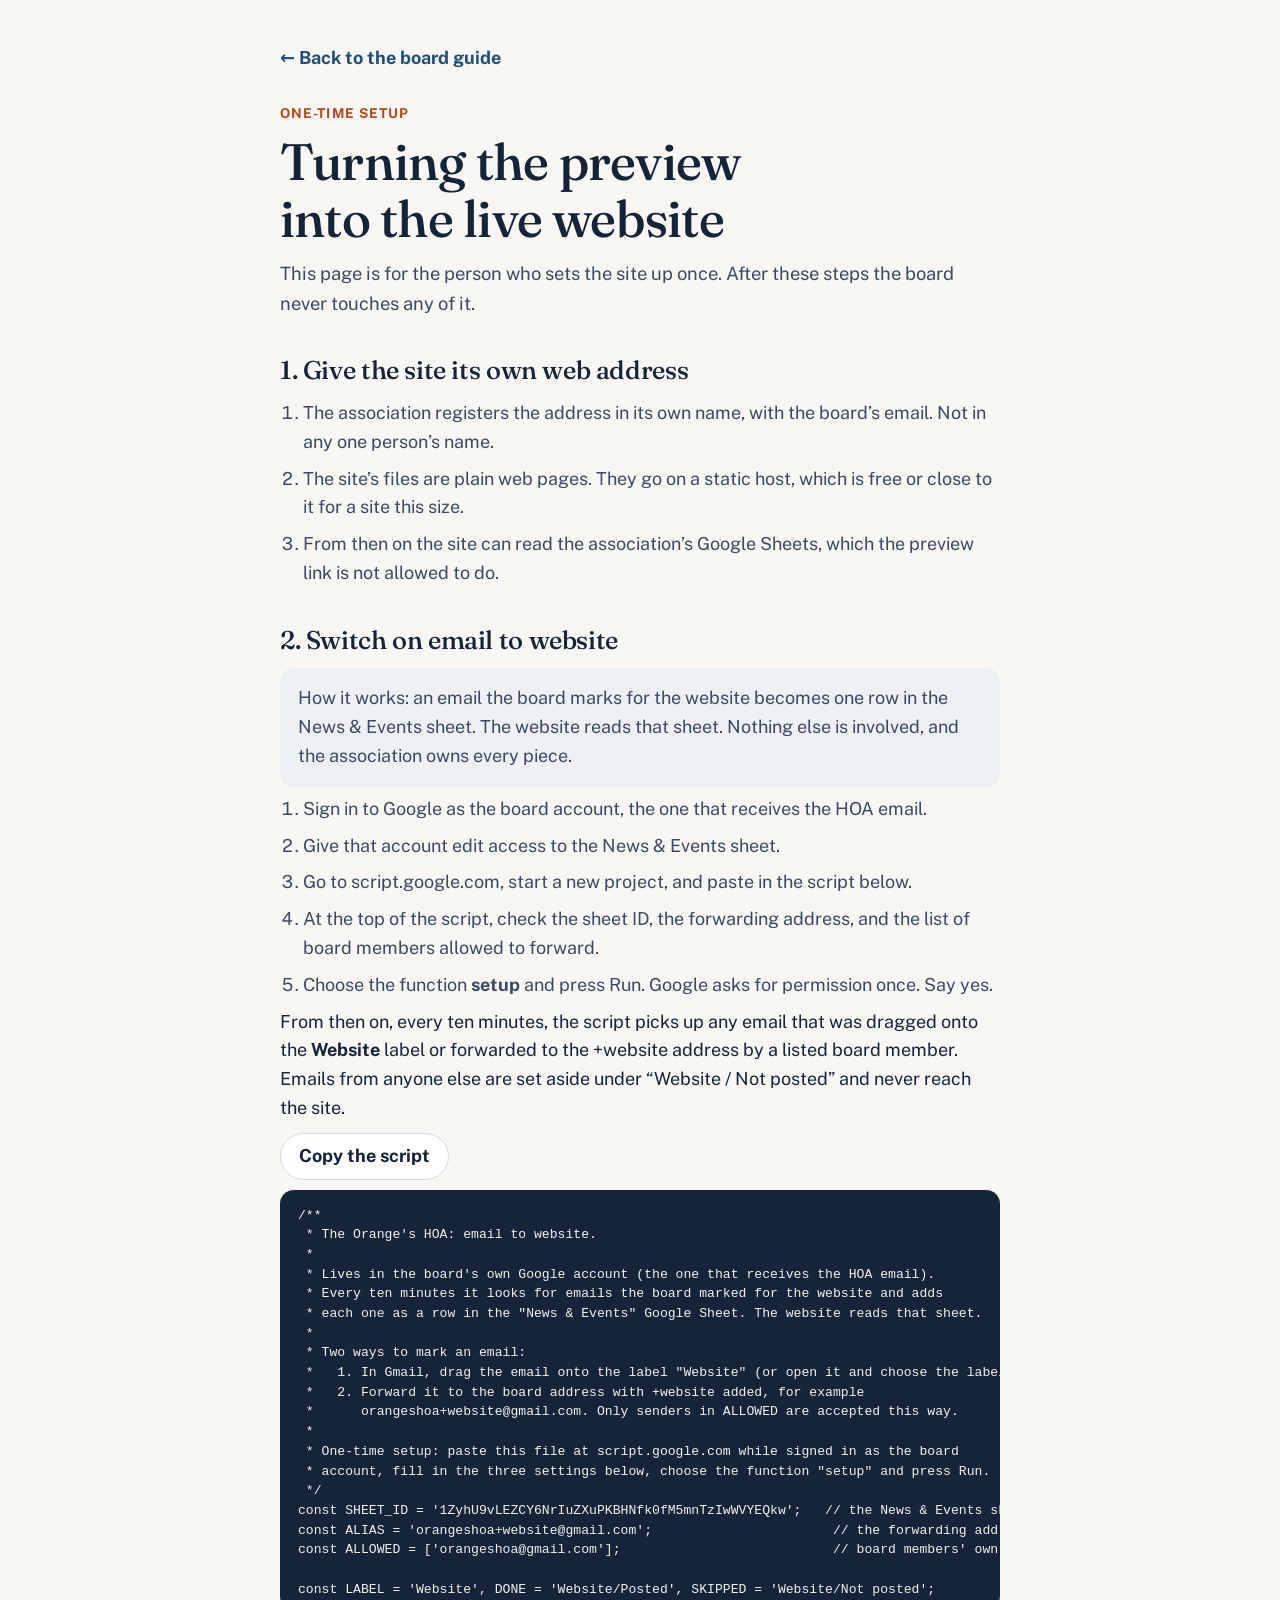
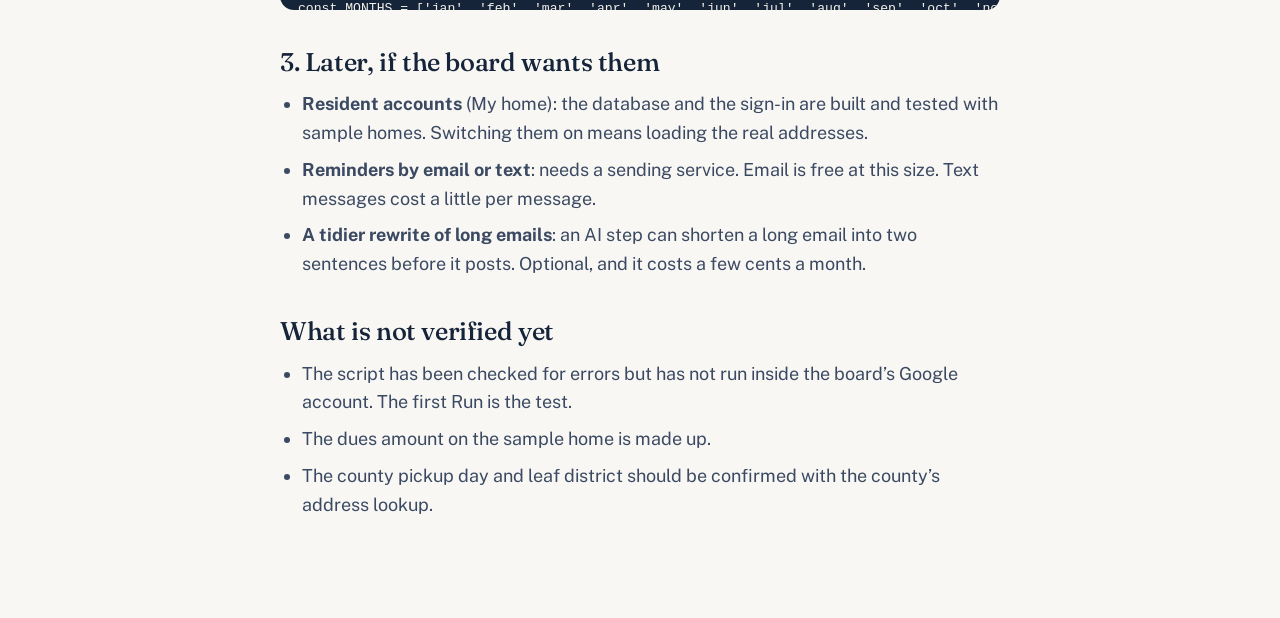
<file: oranges-hoa/setup.html>
<!DOCTYPE html>
<html lang="en">
<head>
<meta charset="UTF-8"><meta name="viewport" content="width=device-width, initial-scale=1.0">
<title>Setup Notes</title>
<meta name="robots" content="noindex">
<link href="https://fonts.googleapis.com/css2?family=Fraunces:opsz,wght@9..144,400..700&family=Public+Sans:wght@400;500;600;700&display=swap" rel="stylesheet">
<style>
:root{--ink:#16243A;--soft:#3B4A62;--muted:#586375;--paper:#F8F7F4;--card:#fff;--line:#D5DAE0;--accent:#B5481A;--brand:#1E4E7A;--mist:#EEF1F4}
*{margin:0;padding:0;box-sizing:border-box}
body{font-family:'Public Sans',system-ui,sans-serif;background:var(--paper);color:var(--ink);font-size:18px;line-height:1.6;-webkit-font-smoothing:antialiased}
h1,h2,h3{font-family:'Fraunces',Georgia,serif;font-weight:500;letter-spacing:-.015em;line-height:1.12;text-wrap:balance}
.wrap{max-width:760px;margin:0 auto;padding:36px max(20px,env(safe-area-inset-right,0px)) 90px max(20px,env(safe-area-inset-left,0px))}
.back{display:inline-flex;align-items:center;gap:8px;min-height:44px;text-decoration:none;color:var(--brand);font-weight:700;margin-bottom:18px}
.k{display:inline-block;font-size:.85rem;font-weight:700;letter-spacing:.08em;text-transform:uppercase;color:var(--accent);margin-bottom:8px}
h1{font-size:clamp(2.1rem,6vw,3.2rem);margin-bottom:12px}
.lead{font-size:1.15rem;color:var(--soft);margin-bottom:30px}
h2{font-size:1.6rem;margin:38px 0 14px}
.card{background:var(--card);border:1.5px solid var(--line);border-radius:16px;padding:20px 22px;margin-bottom:12px}
.card h3{font-size:1.2rem;margin-bottom:4px}
.card p{color:var(--soft)}
.time{display:inline-block;font-size:.85rem;font-weight:700;color:var(--brand);background:var(--mist);border-radius:999px;padding:2px 12px;margin-bottom:8px}
ul{padding-left:1.2em;color:var(--soft)}
li{margin:8px 0}
table{width:100%;border-collapse:collapse;margin-top:6px}
th,td{text-align:left;padding:12px 12px 12px 0;border-bottom:1px solid var(--line);vertical-align:top}
th{font-size:.85rem;color:var(--muted);text-transform:uppercase;letter-spacing:.05em}
.note{background:var(--mist);border-radius:14px;padding:16px 18px;color:var(--soft)}
b.sel{user-select:all;-webkit-user-select:all}
pre{background:#16243A;color:#F3F1EA;border-radius:14px;padding:16px 18px;overflow:auto;font-size:.82rem;line-height:1.5;max-height:420px;white-space:pre}
ol{padding-left:1.3em;color:var(--soft)}
.copy{font:inherit;font-weight:700;min-height:44px;padding:8px 18px;border-radius:999px;border:1.5px solid var(--line);background:var(--card);color:var(--ink);cursor:pointer;margin:10px 0}
</style>
</head>
<body>
<div class="wrap">
<a class="back" href="board-guide.html">&larr; Back to the board guide</a><br>
<span class="k">One-time setup</span>
<h1>Turning the preview into the live website</h1>
<p class="lead">This page is for the person who sets the site up once. After these steps the board never touches any of it.</p>

<h2>1. Give the site its own web address</h2>
<ol>
<li>The association registers the address in its own name, with the board&rsquo;s email. Not in any one person&rsquo;s name.</li>
<li>The site&rsquo;s files are plain web pages. They go on a static host, which is free or close to it for a site this size.</li>
<li>From then on the site can read the association&rsquo;s Google Sheets, which the preview link is not allowed to do.</li>
</ol>

<h2>2. Switch on email to website</h2>
<p class="note">How it works: an email the board marks for the website becomes one row in the News &amp; Events sheet. The website reads that sheet. Nothing else is involved, and the association owns every piece.</p>
<ol>
<li>Sign in to Google as the board account, the one that receives the HOA email.</li>
<li>Give that account edit access to the News &amp; Events sheet.</li>
<li>Go to script.google.com, start a new project, and paste in the script below.</li>
<li>At the top of the script, check the sheet ID, the forwarding address, and the list of board members allowed to forward.</li>
<li>Choose the function <b>setup</b> and press Run. Google asks for permission once. Say yes.</li>
</ol>
<p>From then on, every ten minutes, the script picks up any email that was dragged onto the <b>Website</b> label or forwarded to the +website address by a listed board member. Emails from anyone else are set aside under &ldquo;Website / Not posted&rdquo; and never reach the site.</p>
<button class="copy" type="button" id="copy">Copy the script</button>
<pre id="gs">/**
 * The Orange&#x27;s HOA: email to website.
 *
 * Lives in the board&#x27;s own Google account (the one that receives the HOA email).
 * Every ten minutes it looks for emails the board marked for the website and adds
 * each one as a row in the &quot;News &amp; Events&quot; Google Sheet. The website reads that sheet.
 *
 * Two ways to mark an email:
 *   1. In Gmail, drag the email onto the label &quot;Website&quot; (or open it and choose the label).
 *   2. Forward it to the board address with +website added, for example
 *      orangeshoa+website@gmail.com. Only senders in ALLOWED are accepted this way.
 *
 * One-time setup: paste this file at script.google.com while signed in as the board
 * account, fill in the three settings below, choose the function &quot;setup&quot; and press Run.
 */
const SHEET_ID = &#x27;1ZyhU9vLEZCY6NrIuZXuPKBHNfk0fM5mnTzIwWVYEQkw&#x27;;   // the News &amp; Events sheet (Date, Type, Title, Details)
const ALIAS = &#x27;orangeshoa+website@gmail.com&#x27;;                       // the forwarding address
const ALLOWED = [&#x27;orangeshoa@gmail.com&#x27;];                           // board members&#x27; own addresses, lower case

const LABEL = &#x27;Website&#x27;, DONE = &#x27;Website/Posted&#x27;, SKIPPED = &#x27;Website/Not posted&#x27;;
const MONTHS = [&#x27;jan&#x27;, &#x27;feb&#x27;, &#x27;mar&#x27;, &#x27;apr&#x27;, &#x27;may&#x27;, &#x27;jun&#x27;, &#x27;jul&#x27;, &#x27;aug&#x27;, &#x27;sep&#x27;, &#x27;oct&#x27;, &#x27;nov&#x27;, &#x27;dec&#x27;];

function setup() {
  [LABEL, DONE, SKIPPED].forEach(function (n) { if (!GmailApp.getUserLabelByName(n)) GmailApp.createLabel(n); });
  ScriptApp.getProjectTriggers().forEach(function (t) { if (t.getHandlerFunction() === &#x27;run&#x27;) ScriptApp.deleteTrigger(t); });
  ScriptApp.newTrigger(&#x27;run&#x27;).timeBased().everyMinutes(10).create();
  run();
}

function run() {
  const sheet = SpreadsheetApp.openById(SHEET_ID).getSheets()[0];
  const label = GmailApp.getUserLabelByName(LABEL), done = GmailApp.getUserLabelByName(DONE), skipped = GmailApp.getUserLabelByName(SKIPPED);
  const seen = {};
  // 1. dragged onto the label: trusted, because only the board can open this mailbox
  label.getThreads(0, 20).forEach(function (th) { seen[th.getId()] = 1; post(sheet, th); th.removeLabel(label).addLabel(done); });
  // 2. forwarded to the +website address: only from the board members listed in ALLOWED
  GmailApp.search(&#x27;to:&#x27; + ALIAS + &#x27; -label:&#x27; + DONE.replace(&#x27;/&#x27;, &#x27;-&#x27;) + &#x27; -label:&#x27; + SKIPPED.replace(/[ \/]/g, &#x27;-&#x27;) + &#x27; newer_than:7d&#x27;, 0, 20).forEach(function (th) {
    if (seen[th.getId()]) return;
    const msgs = th.getMessages(), from = (msgs[msgs.length - 1].getFrom().match(/[\w.+-]+@[\w.-]+/) || [&#x27;&#x27;])[0].toLowerCase();
    if (ALLOWED.indexOf(from) &gt; -1) { post(sheet, th); th.addLabel(done); } else { th.addLabel(skipped); }
  });
}

function post(sheet, thread) {
  const msgs = thread.getMessages(), m = msgs[msgs.length - 1];
  const p = readEmail(&#x27;Subject: &#x27; + m.getSubject() + &#x27;\n\n&#x27; + m.getPlainBody());
  sheet.appendRow([new Date(), &#x27;News&#x27;, p.title, p.text]);
  // A date in the subject line (&quot;Board meeting December 9&quot;) also puts it on the calendar.
  if (p.when) sheet.appendRow([p.when, &#x27;Event&#x27;, p.title, p.text]);
}

/** Turns a forwarded email into a headline and a short paragraph. Same rules as the website&#x27;s own preview. */
function readEmail(raw) {
  let title = &#x27;&#x27;;
  let lines = String(raw).replace(/\r\n?/g, &#x27;\n&#x27;).split(&#x27;\n&#x27;).map(function (l) { return l.replace(/^&gt;+\s?/, &#x27;&#x27;).trim(); });
  lines = lines.filter(function (l) {
    const s = /^Subject:\s*(.+)$/i.exec(l); if (s) { if (!title) title = s[1]; return false; }
    return !/^(-{3,}.*(forwarded|original) message.*-{3,}|begin forwarded message:|(from|to|cc|bcc|date|sent|reply-to):.*)$/i.test(l);
  });
  while (lines.length &amp;&amp; !lines[0]) lines.shift();
  title = (title || &#x27;A note from the board&#x27;).replace(/^((fwd?|fw|re)\s*:\s*)+/i, &#x27;&#x27;).trim().slice(0, 110);
  let end = -1;
  lines.forEach(function (l, i) { if (end &lt; 0 &amp;&amp; i &gt; 0 &amp;&amp; /^(--|sent from my .*|thanks[,!.]?|thank you[,!.]?|best[,.]?|regards[,.]?|sincerely[,.]?)$/i.test(l)) end = i; });
  if (end &gt; 0) lines = lines.slice(0, end);
  const text = lines.join(&#x27;\n&#x27;).replace(/^(hi|hello|dear)\b[^\n]{0,40}\n+/i, &#x27;&#x27;).trim().replace(/\s*\n\s*/g, &#x27; &#x27;).slice(0, 700);
  let when = null;
  const d = /\b(January|February|March|April|May|June|July|August|September|October|November|December|Jan|Feb|Mar|Apr|Jun|Jul|Aug|Sept|Sep|Oct|Nov|Dec)\.?\s+(\d{1,2})(?:st|nd|rd|th)?(?:,?\s+(\d{4}))?/i.exec(title);
  if (d) {
    const today = new Date(); today.setHours(0, 0, 0, 0);
    const day = new Date(d[3] ? +d[3] : today.getFullYear(), MONTHS.indexOf(d[1].slice(0, 3).toLowerCase()), +d[2]);
    if (!d[3] &amp;&amp; day &lt; today) day.setFullYear(day.getFullYear() + 1);
    if (day &gt;= today) when = day;
  }
  return { title: title, text: text, when: when };
}
</pre>

<h2>3. Later, if the board wants them</h2>
<ul>
<li><b>Resident accounts</b> (My home): the database and the sign-in are built and tested with sample homes. Switching them on means loading the real addresses.</li>
<li><b>Reminders by email or text</b>: needs a sending service. Email is free at this size. Text messages cost a little per message.</li>
<li><b>A tidier rewrite of long emails</b>: an AI step can shorten a long email into two sentences before it posts. Optional, and it costs a few cents a month.</li>
</ul>

<h2>What is not verified yet</h2>
<ul>
<li>The script has been checked for errors but has not run inside the board&rsquo;s Google account. The first Run is the test.</li>
<li>The dues amount on the sample home is made up.</li>
<li>The county pickup day and leaf district should be confirmed with the county&rsquo;s address lookup.</li>
</ul>
</div>
<script>
document.getElementById('copy').addEventListener('click',function(){ var t=document.getElementById('gs').textContent, b=this;
  function done(){ b.textContent='Copied'; setTimeout(function(){ b.textContent='Copy the script'; },1800); }
  if(navigator.clipboard&&navigator.clipboard.writeText){ navigator.clipboard.writeText(t).then(done,function(){ sel(); }); } else sel();
  function sel(){ var r=document.createRange(); r.selectNodeContents(document.getElementById('gs')); var s=getSelection(); s.removeAllRanges(); s.addRange(r); b.textContent='Selected. Now press Copy.'; } });
</script>
</body>
</html>
</file>
<file: handmade-ritual/styles.css>
/* ============================================================
   EMBER & STONE STUDIO
   Palette: bone ground, deep forest green for every action and
   the one color block, amber only for stars and small marks.
   Shape rule: buttons are pills, containers are 14px, inputs 8px.
   ============================================================ */
:root {
  color-scheme: light;
  --ground: #f4f4ef;
  --ground-2: #e9ebe3;
  --surface: #fbfbf8;
  --ink: #15231c;
  --ink-soft: #4f5d55;
  --ink-faint: #7c877f;
  --forest: #1f4d3a;
  --forest-deep: #163a2c;
  --forest-tint: #dfe7e1;
  --on-forest: #eef3ee;
  --on-forest-soft: #b9cbbf;
  --amber: #d99a2b;
  --line: #d6d9cf;
  --line-strong: #b9bfb3;
  --slot-1: #dfe3d8;
  --slot-2: #cfd6c9;
  --slot-3: #e4e5dc;
  --slot-4: #c3cfc4;
  --ok: #2f6b4a;
  --warn: #9a4b1c;
  --r-box: 14px;
  --r-input: 8px;
  --shadow: 0 14px 34px rgba(21, 35, 28, 0.10);
  --font-display: "Bricolage Grotesque", "Avenir Next", "Helvetica Neue", Arial, sans-serif;
  --font-body: "Geist", -apple-system, BlinkMacSystemFont, "Segoe UI", Roboto, sans-serif;
  --max: 1200px;
  --ease: cubic-bezier(0.16, 1, 0.3, 1);
}
@media (prefers-color-scheme: dark) {
  :root:not([data-theme="light"]) {
    color-scheme: dark;
    --ground: #0f1813; --ground-2: #15211a; --surface: #1a2721;
    --ink: #e8ece6; --ink-soft: #aeb8b0; --ink-faint: #7f8b83;
    --forest: #3f8a67; --forest-deep: #12241c; --forest-tint: #1e3229;
    --on-forest: #eef3ee; --on-forest-soft: #b9cbbf;
    --amber: #e0a63b; --line: #2a3a31; --line-strong: #3d5044;
    --slot-1: #22332a; --slot-2: #1c2b23; --slot-3: #263630; --slot-4: #1a2e25;
    --ok: #7fc39d; --warn: #e2935c;
    --shadow: 0 14px 34px rgba(0, 0, 0, 0.35);
  }
}
:root[data-theme="dark"] {
  color-scheme: dark;
  --ground: #0f1813; --ground-2: #15211a; --surface: #1a2721;
  --ink: #e8ece6; --ink-soft: #aeb8b0; --ink-faint: #7f8b83;
  --forest: #3f8a67; --forest-deep: #12241c; --forest-tint: #1e3229;
  --on-forest: #eef3ee; --on-forest-soft: #b9cbbf;
  --amber: #e0a63b; --line: #2a3a31; --line-strong: #3d5044;
  --slot-1: #22332a; --slot-2: #1c2b23; --slot-3: #263630; --slot-4: #1a2e25;
  --ok: #7fc39d; --warn: #e2935c;
  --shadow: 0 14px 34px rgba(0, 0, 0, 0.35);
}

*, *::before, *::after { box-sizing: border-box; }
html { scroll-behavior: smooth; }
body {
  margin: 0;
  font-family: var(--font-body);
  font-size: 17px;
  line-height: 1.6;
  color: var(--ink);
  background: var(--ground);
  -webkit-font-smoothing: antialiased;
}
img, svg { max-width: 100%; display: block; }
a { color: var(--forest); text-decoration-thickness: 1px; text-underline-offset: 3px; }
a:hover { color: var(--ink); }
h1, h2, h3, h4 {
  font-family: var(--font-display);
  font-weight: 600;
  line-height: 1.05;
  letter-spacing: -0.02em;
  margin: 0 0 0.5em;
  text-wrap: balance;
}
h1 { font-size: clamp(2.4rem, 4.6vw, 3.8rem); }
h2 { font-size: clamp(1.9rem, 3.2vw, 2.7rem); }
h3 { font-size: 1.45rem; letter-spacing: -0.01em; }
h4 { font-size: 1.1rem; letter-spacing: 0; }
p { margin: 0 0 1em; }
.lede { font-size: 1.15rem; color: var(--ink-soft); max-width: 58ch; line-height: 1.55; }
.eyebrow {
  display: inline-block; font-size: 0.78rem; font-weight: 600; letter-spacing: 0.1em;
  text-transform: uppercase; color: var(--forest); margin-bottom: 0.8rem;
}
.wrap { max-width: var(--max); margin: 0 auto; padding: 0 1.5rem; }
.section { padding: clamp(3.5rem, 8vw, 6.5rem) 0; }
.section.alt { background: var(--ground-2); }
.section-head { max-width: 640px; margin-bottom: clamp(1.8rem, 4vw, 3rem); }
.muted { color: var(--ink-soft); }
.small { font-size: 0.9rem; }
.tnum { font-variant-numeric: tabular-nums; }

:focus-visible { outline: 3px solid var(--amber); outline-offset: 3px; border-radius: 4px; }
.skip { position: absolute; left: 1rem; top: -4rem; z-index: 200; background: var(--ink); color: var(--ground); padding: 0.6rem 1rem; border-radius: 8px; }
.skip:focus { top: 1rem; }
.sr-only { position: absolute; width: 1px; height: 1px; padding: 0; margin: -1px; overflow: hidden; clip: rect(0,0,0,0); white-space: nowrap; border: 0; }

/* ---------- Icons (Phosphor, inlined) ---------- */
.ph { width: 1.25em; height: 1.25em; flex: none; }
.ph svg { width: 100%; height: 100%; fill: currentColor; }

/* ---------- Buttons ---------- */
.btn {
  display: inline-flex; align-items: center; justify-content: center; gap: 0.5rem;
  font-family: var(--font-body); font-weight: 600; font-size: 1rem; white-space: nowrap;
  padding: 0.85rem 1.5rem; border-radius: 999px; border: 1.5px solid transparent;
  cursor: pointer; text-decoration: none; line-height: 1.2;
  transition: transform .25s var(--ease), background .2s ease, color .2s ease, border-color .2s ease;
}
.btn:hover { transform: translateY(-1px); }
.btn:active { transform: translateY(0) scale(0.98); }
.btn-primary { background: var(--forest); color: var(--on-forest); }
.btn-primary:hover { background: var(--forest-deep); color: var(--on-forest); }
:root[data-theme="dark"] .btn-primary:hover { background: #4d9f79; color: #0f1813; }
.btn-ghost { background: transparent; color: var(--ink); border-color: var(--line-strong); }
.btn-ghost:hover { border-color: var(--ink); color: var(--ink); }
.on-forest .btn-primary { background: var(--on-forest); color: var(--forest-deep); }
.on-forest .btn-primary:hover { background: #fff; color: var(--forest-deep); }
.on-forest .btn-ghost { color: var(--on-forest); border-color: rgba(255,255,255,0.35); }
.on-forest .btn-ghost:hover { border-color: var(--on-forest); color: var(--on-forest); }
.btn-sm { padding: 0.55rem 1.05rem; font-size: 0.92rem; }
.btn-row { display: flex; flex-wrap: wrap; gap: 0.75rem; align-items: center; }

/* ---------- Header ---------- */
.announce { background: var(--forest-deep); color: var(--on-forest-soft); font-size: 0.85rem; text-align: center; padding: 0.5rem 1rem; }
.announce strong { color: var(--on-forest); font-weight: 600; }
.site-header { position: sticky; top: 0; z-index: 100; background: var(--ground); border-bottom: 1px solid var(--line); }
.nav { display: flex; align-items: center; justify-content: space-between; gap: 1rem; height: 68px; }
.brand { display: flex; align-items: center; gap: 0.6rem; text-decoration: none; color: var(--ink); font-family: var(--font-display); font-size: 1.35rem; font-weight: 700; letter-spacing: -0.02em; }
.brand-mark { width: 30px; height: 30px; border-radius: 50%; background: var(--forest); color: var(--on-forest); display: grid; place-items: center; flex: none; }
.brand-mark .ph { width: 17px; height: 17px; }
.nav-links { display: flex; align-items: center; gap: 1.35rem; list-style: none; margin: 0; padding: 0; }
.nav-links a { color: var(--ink-soft); text-decoration: none; font-weight: 500; font-size: 0.95rem; }
.nav-links a:hover { color: var(--ink); }
.nav-links a[aria-current="page"] { color: var(--ink); font-weight: 600; }
.nav-links .btn { color: var(--on-forest); }
.nav-toggle { display: none; background: none; border: 1.5px solid var(--line-strong); border-radius: 999px; padding: 0.45rem 0.8rem; cursor: pointer; color: var(--ink); font: inherit; font-weight: 600; font-size: 0.9rem; align-items: center; gap: .4rem; }
@media (max-width: 900px) {
  .nav-toggle { display: inline-flex; }
  .nav-links { position: absolute; left: 0; right: 0; top: 100%; flex-direction: column; align-items: stretch; gap: 0; background: var(--ground); border-bottom: 1px solid var(--line); box-shadow: var(--shadow); display: none; }
  .nav-links.open { display: flex; }
  .nav-links li { border-top: 1px solid var(--line); }
  .nav-links a { display: block; padding: 0.95rem 1.5rem; }
  .nav-links .btn { margin: 0.9rem 1.5rem; }
}

/* ---------- Photo slots ---------- */
.photo {
  position: relative; overflow: hidden; border-radius: var(--r-box);
  background: var(--slot-1);
  background-image: radial-gradient(120% 90% at 30% 20%, rgba(255,255,255,0.35), transparent 60%);
  display: grid; place-items: center; color: var(--ink);
}
.photo::after {
  content: ""; position: absolute; inset: 0; pointer-events: none; opacity: 0.18; mix-blend-mode: multiply;
  background-image: url("data:image/svg+xml,%3Csvg xmlns='http://www.w3.org/2000/svg' width='200' height='200'%3E%3Cfilter id='n'%3E%3CfeTurbulence type='fractalNoise' baseFrequency='0.9' numOctaves='2' stitchTiles='stitch'/%3E%3C/filter%3E%3Crect width='200' height='200' filter='url(%23n)' opacity='0.6'/%3E%3C/svg%3E");
}
:root[data-theme="dark"] .photo::after { mix-blend-mode: screen; opacity: 0.08; }
@media (prefers-color-scheme: dark) { :root:not([data-theme="light"]) .photo::after { mix-blend-mode: screen; opacity: 0.08; } }
.photo .ph { width: 20%; height: 20%; max-width: 72px; max-height: 72px; opacity: 0.22; }
.photo img { position: absolute; inset: 0; width: 100%; height: 100%; object-fit: cover; display: block; }
.photo.has-img::after { display: none; }
.photo.tone-2 { background-color: var(--slot-2); }
.photo.tone-3 { background-color: var(--slot-3); }
.photo.tone-4 { background-color: var(--slot-4); }
.photo.tone-forest { background-color: var(--forest-tint); }
figure { margin: 0; }
figcaption { font-size: 0.8rem; color: var(--ink-faint); margin-top: 0.5rem; }

/* ---------- Hero ---------- */
.hero { padding: clamp(2.5rem, 5vw, 4.5rem) 0 clamp(2.5rem, 5vw, 4rem); }
.hero-grid { display: grid; grid-template-columns: 7fr 5fr; gap: clamp(2rem, 5vw, 4rem); align-items: center; }
.hero h1 { margin-bottom: 1rem; max-width: 16ch; font-size: clamp(2.2rem, 4.2vw, 3.5rem); }
.hero h1 strong { color: var(--forest); font-weight: 700; }
.hero .lede { margin-bottom: 1.6rem; }
.hero .photo { aspect-ratio: 4 / 5; }
@media (max-width: 900px) { .hero-grid { grid-template-columns: 1fr; } .hero-grid figure { order: -1; } .hero .photo { aspect-ratio: 4 / 3; } .hero .photo img { object-position: center 62%; } .hero { padding-top: 1.25rem; } }

/* ---------- Trust strip ---------- */
.trust { display: grid; grid-template-columns: repeat(4, 1fr); border-top: 1px solid var(--line); border-bottom: 1px solid var(--line); }
.trust > div { display: flex; gap: 0.7rem; align-items: flex-start; font-size: 0.92rem; padding: 1.2rem 1.2rem 1.2rem 0; }
.trust > div + div { border-left: 1px solid var(--line); padding-left: 1.2rem; }
.trust .ph { color: var(--forest); margin-top: 2px; }
.trust strong { display: block; font-weight: 600; }
.trust span { color: var(--ink-soft); }
@media (max-width: 900px) { .trust { grid-template-columns: 1fr 1fr; } .trust > div:nth-child(3) { border-left: 0; padding-left: 0; } .trust > div:nth-child(n+3) { border-top: 1px solid var(--line); } }
@media (max-width: 520px) { .trust { grid-template-columns: 1fr; } .trust > div { border-left: 0 !important; padding-left: 0 !important; } .trust > div + div { border-top: 1px solid var(--line); } }

/* ---------- Bento of collections ---------- */
.bento { display: grid; grid-template-columns: repeat(12, 1fr); grid-auto-rows: 240px; gap: 1rem; }
.bento .tile { position: relative; display: grid; grid-template-rows: 1fr auto; text-decoration: none; color: var(--ink); border-radius: var(--r-box); overflow: hidden; background: var(--surface); border: 1px solid var(--line); transition: transform .35s var(--ease), border-color .2s ease; }
.bento .tile:hover { transform: translateY(-3px); border-color: var(--line-strong); }
.bento .tile .photo { border-radius: 0; border-bottom: 1px solid var(--line); }
.bento .tile .body { padding: 1rem 1.15rem 1.1rem; display: flex; justify-content: space-between; align-items: baseline; gap: 1rem; }
.bento .tile h3 { margin: 0; font-size: 1.3rem; }
.bento .tile span { color: var(--ink-soft); font-size: 0.88rem; white-space: nowrap; }
.bento .tile.big { grid-column: span 7; grid-row: span 2; }
.bento .tile.tall { grid-column: span 5; grid-row: span 2; }
.bento .tile.wide { grid-column: span 6; }
@media (max-width: 900px) { .bento { grid-template-columns: 1fr 1fr; grid-auto-rows: 220px; } .bento .tile.big, .bento .tile.tall, .bento .tile.wide { grid-column: span 1; grid-row: span 1; } }
@media (max-width: 560px) { .bento { grid-template-columns: 1fr; } }

/* ---------- Six questions ---------- */
.six-wrap { display: grid; grid-template-columns: 5fr 7fr; gap: clamp(2rem, 5vw, 5rem); align-items: start; }
.six { list-style: none; margin: 0; padding: 0; counter-reset: q; display: grid; grid-template-columns: 1fr 1fr; gap: 1.4rem 2rem; }
.six li { counter-increment: q; padding-top: 0.9rem; border-top: 1px solid var(--line-strong); }
.six li::before { content: counter(q, decimal-leading-zero); font-family: var(--font-display); font-weight: 600; color: var(--forest); font-size: 0.9rem; display: block; margin-bottom: 0.3rem; }
.six strong { display: block; font-family: var(--font-display); font-size: 1.15rem; font-weight: 600; margin-bottom: 0.2rem; }
.six span { color: var(--ink-soft); font-size: 0.95rem; }
@media (max-width: 900px) { .six-wrap { grid-template-columns: 1fr; } }
@media (max-width: 520px) { .six { grid-template-columns: 1fr; } }

/* ---------- Products ---------- */
.product { background: var(--surface); border: 1px solid var(--line); border-radius: var(--r-box); overflow: hidden; display: flex; flex-direction: column; }
.product .photo { aspect-ratio: 1 / 1; border-radius: 0; border-bottom: 1px solid var(--line); }
.product .body { padding: 1.1rem 1.2rem 1.25rem; display: flex; flex-direction: column; gap: 0.45rem; flex: 1; }
.product figcaption { margin: 0; }
.product .top { display: flex; justify-content: space-between; align-items: baseline; gap: 1rem; }
.product h3 { margin: 0; font-size: 1.3rem; }
.product .price { font-family: var(--font-display); font-weight: 600; font-size: 1.15rem; white-space: nowrap; }
.product .tag { font-size: 0.82rem; color: var(--ink-faint); }
.product .summary { color: var(--ink-soft); font-size: 0.95rem; margin: 0; }
.product .meta { display: flex; flex-wrap: wrap; gap: 0.35rem; margin: 0.2rem 0 0; padding: 0; list-style: none; }
.product .meta li { font-size: 0.78rem; background: var(--ground-2); border-radius: 999px; padding: 0.22rem 0.6rem; color: var(--ink-soft); }
.product details { margin-top: 0.5rem; border-top: 1px solid var(--line); padding-top: 0.6rem; }
.product summary { cursor: pointer; font-weight: 600; font-size: 0.92rem; color: var(--forest); list-style: none; display: flex; align-items: center; gap: .4rem; }
.product summary::-webkit-details-marker { display: none; }
.product summary .ph { width: 1em; height: 1em; }
.product details[open] summary .ph { transform: rotate(45deg); }
.product .qa { margin: 0.7rem 0 0; padding: 0; list-style: none; font-size: 0.9rem; display: grid; gap: 0.55rem; }
.product .qa li { display: grid; grid-template-columns: 6.5rem 1fr; gap: 0.5rem; }
.product .qa b { font-weight: 600; }
.product .qa span { color: var(--ink-soft); }
.product .actions { margin-top: auto; padding-top: 0.9rem; display: flex; gap: 0.5rem; flex-wrap: wrap; }
.product .disclaimer { font-size: 0.78rem; color: var(--ink-faint); margin: 0.4rem 0 0; }
.grid { display: grid; gap: 1.25rem; }
.grid-3 { grid-template-columns: repeat(3, 1fr); }
@media (max-width: 960px) { .grid-3 { grid-template-columns: repeat(2, 1fr); } }
@media (max-width: 600px) { .grid-3 { grid-template-columns: 1fr; } }

/* Featured: horizontal scroll row */
.rail { display: grid; grid-auto-flow: column; grid-auto-columns: minmax(280px, 320px); gap: 1.25rem; overflow-x: auto; scroll-snap-type: x mandatory; padding: 0.25rem 1.5rem 1.25rem; margin: 0 -1.5rem; scrollbar-width: thin; }
.rail > * { scroll-snap-align: start; }
.rail-head { display: flex; justify-content: space-between; align-items: end; gap: 1rem; margin-bottom: 1.5rem; flex-wrap: wrap; }
.rail-head h2 { margin: 0; }

.filter-bar { display: flex; flex-wrap: wrap; gap: 0.5rem; margin-bottom: 1.75rem; }
.filter-bar button { font-family: var(--font-body); font-weight: 600; font-size: 0.9rem; cursor: pointer; border: 1.5px solid var(--line-strong); background: transparent; color: var(--ink); border-radius: 999px; padding: 0.45rem 0.95rem; }
.filter-bar button[aria-pressed="true"] { background: var(--forest); color: var(--on-forest); border-color: var(--forest); }

/* ---------- Studio: full-width color block ---------- */
.block { background: var(--forest-deep); color: var(--on-forest); }
.block h2, .block h3 { color: #fff; }
.block .lede, .block .muted { color: var(--on-forest-soft); }
.block a:not(.btn) { color: var(--on-forest); }
.block-grid { display: grid; grid-template-columns: 5fr 7fr; gap: clamp(2rem, 5vw, 5rem); align-items: center; }
@media (max-width: 900px) { .block-grid { grid-template-columns: 1fr; } }
.block .form { background: rgba(255,255,255,0.06); border: 1px solid rgba(255,255,255,0.14); box-shadow: none; }
.block label { color: var(--on-forest); }
.block input, .block select { background: rgba(255,255,255,0.08); border-color: rgba(255,255,255,0.2); color: var(--on-forest); }
.block input:focus, .block select:focus { border-color: var(--on-forest); }
.block .fine { color: var(--on-forest-soft); }
.block .form-msg.ok { color: #9fd3ae; }
.block .form-msg.error { color: #f0b48a; }

/* ---------- Process (studio) ---------- */
.steps { display: grid; grid-template-columns: 1fr 1fr 1fr; gap: 0; border-top: 1px solid rgba(255,255,255,0.18); }
.steps > div { padding: 1.5rem 1.5rem 1.5rem 0; }
.steps > div + div { border-left: 1px solid rgba(255,255,255,0.18); padding-left: 1.5rem; }
.steps h3 { font-size: 1.25rem; margin-bottom: 0.4rem; }
.steps p { color: var(--on-forest-soft); font-size: 0.95rem; margin: 0; }
@media (max-width: 760px) { .steps { grid-template-columns: 1fr; } .steps > div + div { border-left: 0; padding-left: 0; border-top: 1px solid rgba(255,255,255,0.18); } }

/* ---------- Checklists ---------- */
.check { list-style: none; padding: 0; margin: 0 0 1.2rem; display: grid; gap: 0.6rem; }
.check li { display: flex; gap: 0.6rem; align-items: flex-start; }
.check li .ph { color: var(--forest); margin-top: 3px; }
.block .check li .ph { color: var(--on-forest); }

/* ---------- Quotes ---------- */
.quotes { display: grid; grid-template-columns: 7fr 5fr; gap: 1.25rem; }
.quote { border-top: 2px solid var(--ink); padding-top: 1.1rem; }
.quote.lead { font-family: var(--font-display); font-size: clamp(1.4rem, 2.4vw, 1.9rem); line-height: 1.25; letter-spacing: -0.01em; font-weight: 500; }
.quote .stars { color: var(--amber); letter-spacing: 0.08em; font-size: 0.9rem; margin-bottom: 0.6rem; font-family: var(--font-body); }
.quote p { margin-bottom: 0.7rem; }
.quote footer { font-size: 0.85rem; color: var(--ink-soft); font-family: var(--font-body); font-weight: 400; letter-spacing: 0; }
.quotes .side { display: grid; gap: 1.25rem; align-content: start; }
.quotes .side .quote p { font-size: 1rem; }
@media (max-width: 800px) { .quotes { grid-template-columns: 1fr; } }

/* ---------- Forms ---------- */
.form { background: var(--surface); border: 1px solid var(--line); border-radius: var(--r-box); padding: 1.5rem; }
.field { margin-bottom: 1rem; }
label { display: block; font-weight: 600; font-size: 0.9rem; margin-bottom: 0.35rem; }
input[type="text"], input[type="email"], select, textarea { width: 100%; font: inherit; padding: 0.75rem 0.9rem; border-radius: var(--r-input); border: 1.5px solid var(--line-strong); background: var(--ground); color: var(--ink); }
input:focus, select:focus, textarea:focus { border-color: var(--forest); outline: none; }
input[aria-invalid="true"] { border-color: var(--warn); }
.form-msg { font-size: 0.92rem; margin-top: 0.7rem; min-height: 1.3em; }
.form-msg.error { color: var(--warn); }
.form-msg.ok { color: var(--ok); font-weight: 600; }
.fine { font-size: 0.82rem; color: var(--ink-soft); margin-top: 0.8rem; }

/* ---------- Rhythm (community) ---------- */
.rhythm { display: grid; grid-template-columns: 1fr; border-top: 1px solid var(--line-strong); }
.rhythm > div { display: grid; grid-template-columns: 8rem 1fr; gap: 1.5rem; padding: 1.1rem 0; border-bottom: 1px solid var(--line); }
.rhythm b { font-family: var(--font-display); color: var(--forest); font-weight: 600; font-size: 1.05rem; }
@media (max-width: 560px) { .rhythm > div { grid-template-columns: 1fr; gap: .2rem; } }

/* ---------- Rules (community) ---------- */
.rules { display: grid; grid-template-columns: 1fr 1fr; gap: 1rem; }
.rules > div { background: var(--surface); border: 1px solid var(--line); border-radius: var(--r-box); padding: 1.4rem; }
.rules > div:first-child { grid-row: span 2; background: var(--forest-tint); border-color: transparent; }
.rules .ph { color: var(--forest); width: 28px; height: 28px; margin-bottom: 0.6rem; }
.rules h3 { font-size: 1.25rem; }
.rules p { margin: 0; color: var(--ink-soft); font-size: 0.95rem; }
@media (max-width: 700px) { .rules { grid-template-columns: 1fr; } .rules > div:first-child { grid-row: auto; } }

/* ---------- Learn page ---------- */
.split { display: grid; grid-template-columns: 1fr 1fr; gap: clamp(2rem, 5vw, 4.5rem); align-items: center; }
.split .photo { aspect-ratio: 4 / 3; }
@media (max-width: 860px) { .split { grid-template-columns: 1fr; } }
.safety { border: 1.5px solid var(--forest); border-radius: var(--r-box); padding: 1.4rem 1.5rem; background: var(--surface); }
.safety h3 { margin-top: 0; display: flex; align-items: center; gap: 0.5rem; }
.safety h3 .ph { color: var(--forest); width: 1.4em; height: 1.4em; }
.safety ul { margin: 0; padding-left: 1.2rem; }
.safety li { margin-bottom: 0.35rem; }
.glossary { display: grid; grid-template-columns: 1fr 1fr; gap: 1.1rem 2rem; margin: 0; }
.glossary > div { border-top: 1px solid var(--line-strong); padding-top: 0.7rem; }
.glossary dt { font-family: var(--font-display); font-weight: 600; font-size: 1.1rem; }
.glossary dd { margin: 0.2rem 0 0; color: var(--ink-soft); font-size: 0.93rem; }
@media (max-width: 600px) { .glossary { grid-template-columns: 1fr; } }
.care { display: grid; grid-template-columns: 1fr 1fr; gap: 1rem; }
.care > div { padding: 1.4rem; border-radius: var(--r-box); background: var(--surface); border: 1px solid var(--line); }
.care > div:first-child { grid-column: span 2; background: var(--forest-tint); border-color: transparent; display: grid; grid-template-columns: 1fr 1fr; gap: 2rem; align-items: center; }
.care .ph { color: var(--forest); width: 28px; height: 28px; margin-bottom: 0.5rem; }
.care p { margin: 0; color: var(--ink-soft); font-size: 0.95rem; }
@media (max-width: 700px) { .care { grid-template-columns: 1fr; } .care > div:first-child { grid-column: span 1; grid-template-columns: 1fr; } }
.notes { display: grid; grid-template-columns: 1fr 1fr 1fr; gap: 1rem; }
.notes > article { border-top: 2px solid var(--ink); padding-top: 1rem; }
.notes .kind { font-size: 0.8rem; color: var(--ink-faint); margin-bottom: 0.4rem; }
.notes h3 { font-size: 1.25rem; }
.notes p { margin: 0; color: var(--ink-soft); font-size: 0.95rem; }
@media (max-width: 760px) { .notes { grid-template-columns: 1fr; } }

.callout { background: var(--forest-tint); border-radius: var(--r-box); padding: 1.1rem 1.3rem; margin: 1.2rem 0; }
.callout p:last-child { margin-bottom: 0; }

/* ---------- Tables ---------- */
.table-wrap { overflow-x: auto; border: 1px solid var(--line); border-radius: var(--r-box); background: var(--surface); }
table { border-collapse: collapse; width: 100%; font-size: 0.95rem; min-width: 560px; }
th, td { text-align: left; padding: 0.8rem 1rem; border-bottom: 1px solid var(--line); vertical-align: top; }
th { background: var(--ground-2); font-weight: 600; }
tr:last-child td { border-bottom: 0; }

/* ---------- Promises (about) ---------- */
.promises { columns: 2; column-gap: 3rem; list-style: none; padding: 0; margin: 0; counter-reset: p; }
.promises li { break-inside: avoid; counter-increment: p; padding: 0.7rem 0 0.7rem 2.4rem; position: relative; border-bottom: 1px solid var(--line); }
.promises li::before { content: counter(p, decimal-leading-zero); position: absolute; left: 0; top: 0.8rem; font-family: var(--font-display); font-weight: 600; color: var(--forest); font-size: 0.9rem; }
@media (max-width: 640px) { .promises { columns: 1; } }

/* ---------- Policies ---------- */
.policy { max-width: 760px; }
.policy h2 { font-size: 1.8rem; margin-top: 2.6rem; }
.policy ul { padding-left: 1.2rem; }
.policy li { margin-bottom: 0.4rem; }
.toc { display: flex; flex-wrap: wrap; gap: 0.5rem; margin-top: 1.25rem; }
.toc a { font-size: 0.88rem; text-decoration: none; border: 1.5px solid var(--line-strong); border-radius: 999px; padding: 0.3rem 0.85rem; color: var(--ink); }
.toc a:hover { border-color: var(--ink); }

/* ---------- Footer ---------- */
.site-footer { border-top: 1px solid var(--line); padding: 3.5rem 0 2rem; font-size: 0.93rem; color: var(--ink-soft); }
.site-footer a { color: var(--ink); text-decoration: none; }
.site-footer a:hover { text-decoration: underline; }
.footer-grid { display: grid; grid-template-columns: 1.5fr 1fr 1fr 1fr; gap: 2rem; margin-bottom: 2.5rem; }
.site-footer h2 { font-family: var(--font-body); font-size: 0.8rem; letter-spacing: .08em; text-transform: uppercase; margin-bottom: 0.7rem; color: var(--ink-faint); }
.site-footer ul { list-style: none; margin: 0; padding: 0; display: grid; gap: 0.4rem; }
.footer-bottom { border-top: 1px solid var(--line); padding-top: 1.4rem; display: flex; flex-wrap: wrap; gap: 0.8rem 1.6rem; justify-content: space-between; font-size: 0.85rem; color: var(--ink-faint); }
@media (max-width: 860px) { .footer-grid { grid-template-columns: 1fr 1fr; } }
@media (max-width: 520px) { .footer-grid { grid-template-columns: 1fr; } }

/* ---------- Page hero (inner) ---------- */
.page-hero { padding: clamp(2.5rem, 5vw, 4rem) 0 clamp(1.5rem, 3vw, 2.5rem); }
.page-hero h1 { margin-bottom: 0.6rem; max-width: 18ch; }

/* ---------- Motion ---------- */
@media (prefers-reduced-motion: no-preference) {
  .hero > .wrap > * { animation: rise .7s var(--ease) both; }
  .hero-grid > :nth-child(2) { animation-delay: .12s; }
  .will-reveal { opacity: 0; transform: translateY(14px); transition: opacity .6s var(--ease), transform .6s var(--ease); }
  .will-reveal.in { opacity: 1; transform: none; }
}
@keyframes rise { from { opacity: 0; transform: translateY(12px); } to { opacity: 1; transform: none; } }
@media (prefers-reduced-motion: reduce) {
  html { scroll-behavior: auto; }
  .btn, .bento .tile { transition: none; }
  .btn:hover, .bento .tile:hover { transform: none; }
}

/* ---------- Single-file preview (hash routing) ---------- */
body[data-spa] .page { display: none; }
body[data-spa] .page.active { display: block; }
</file>
